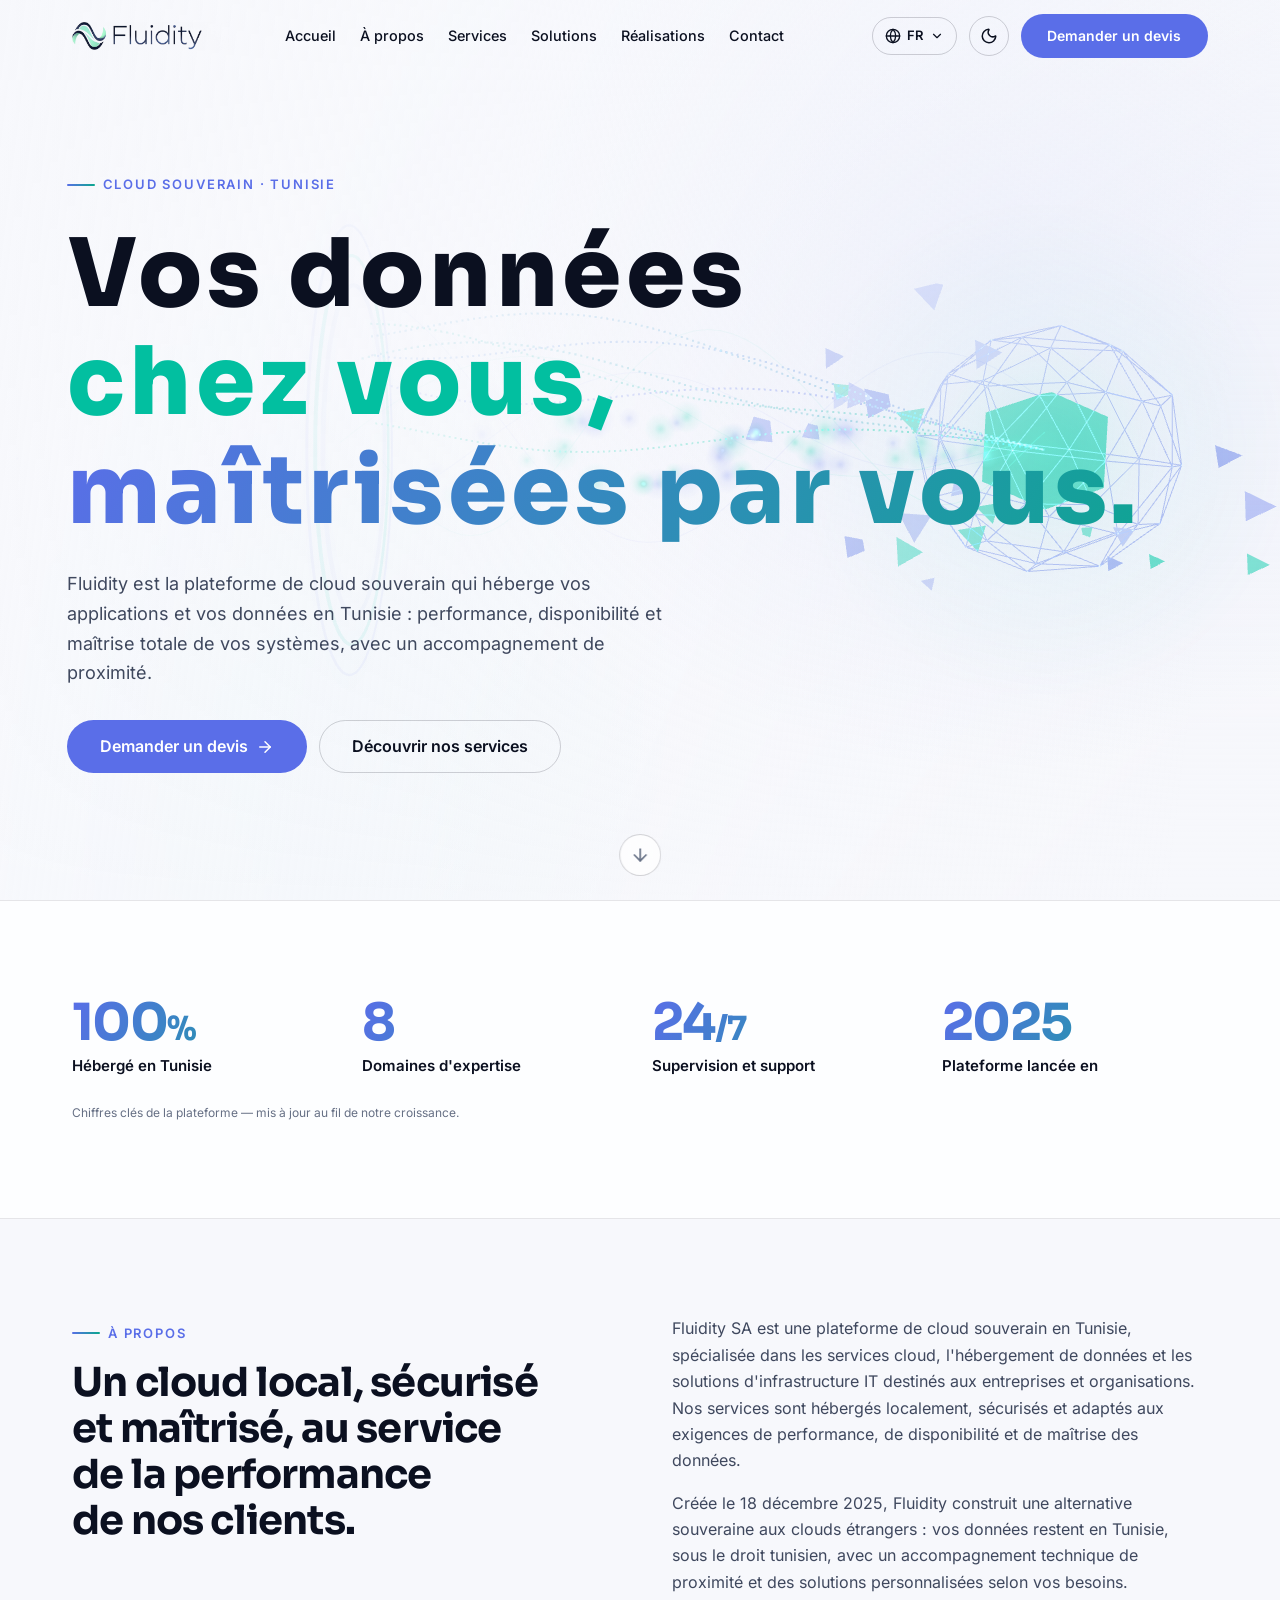
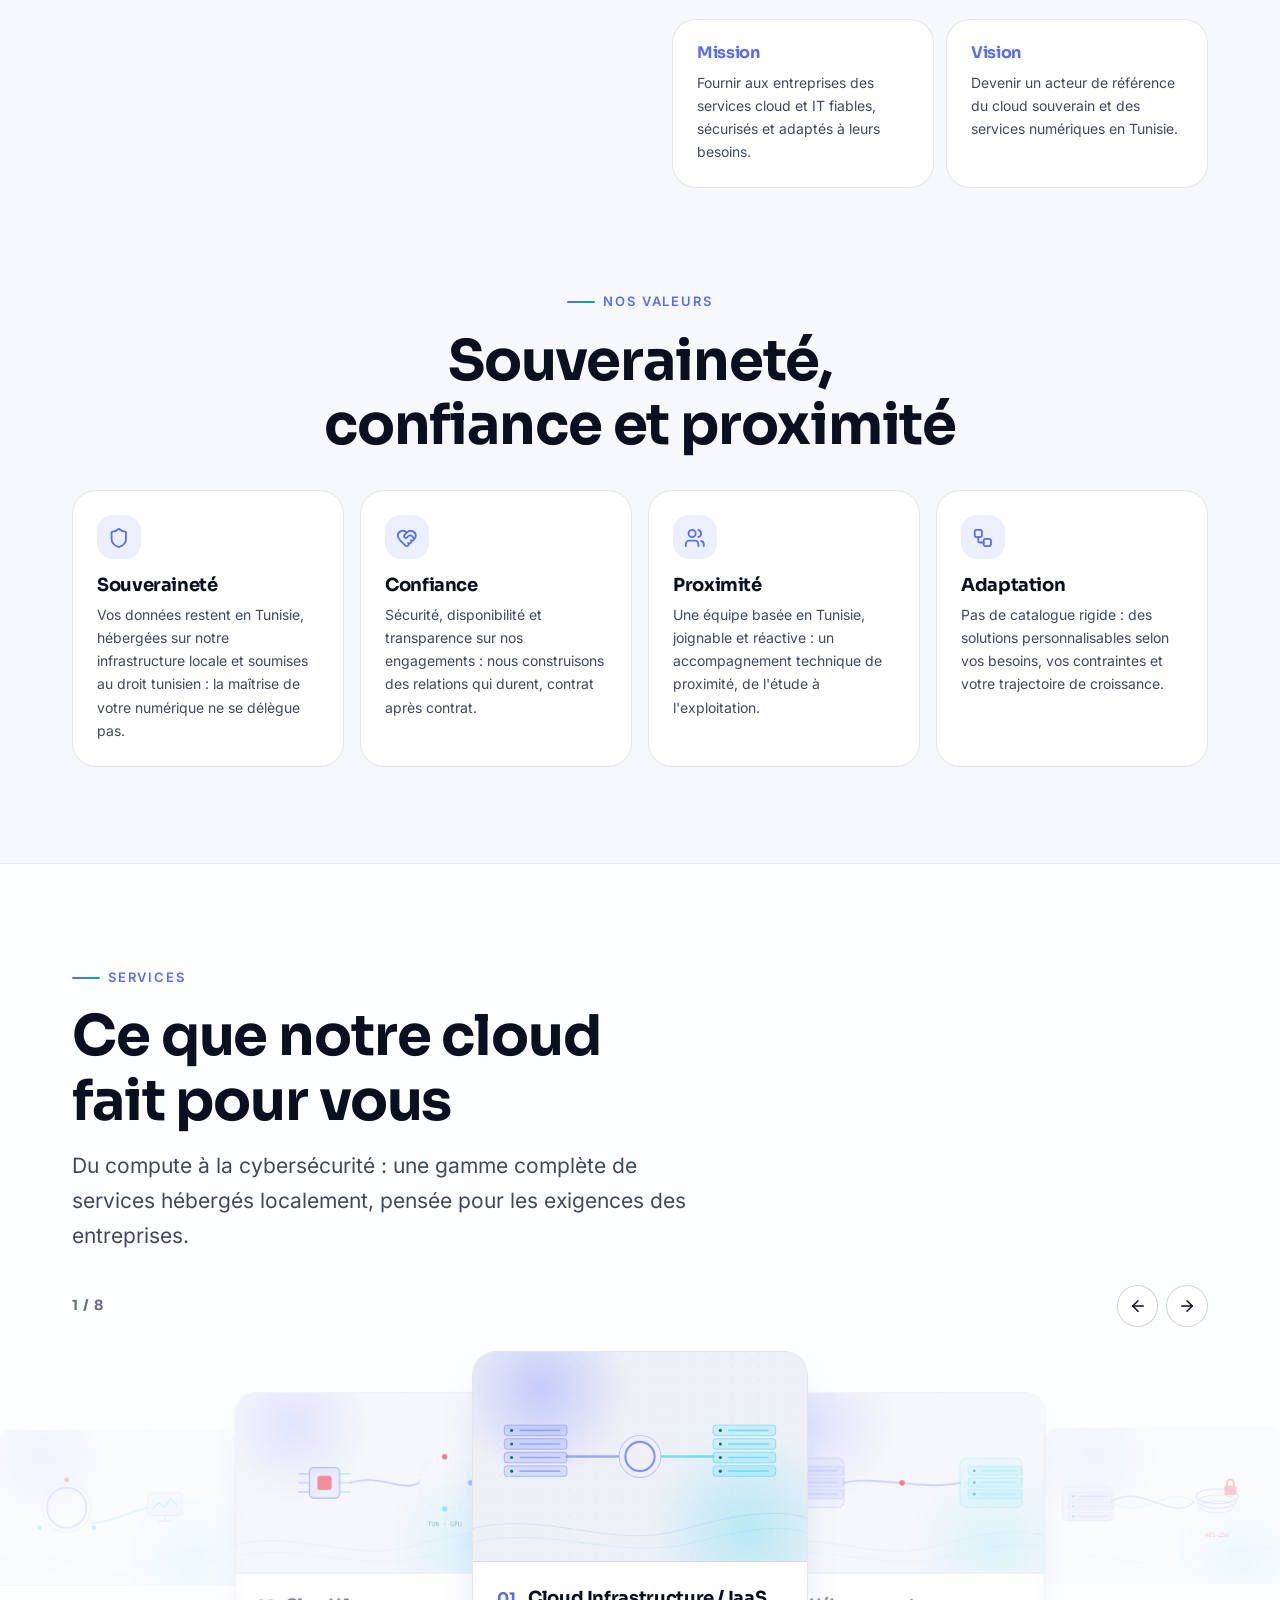
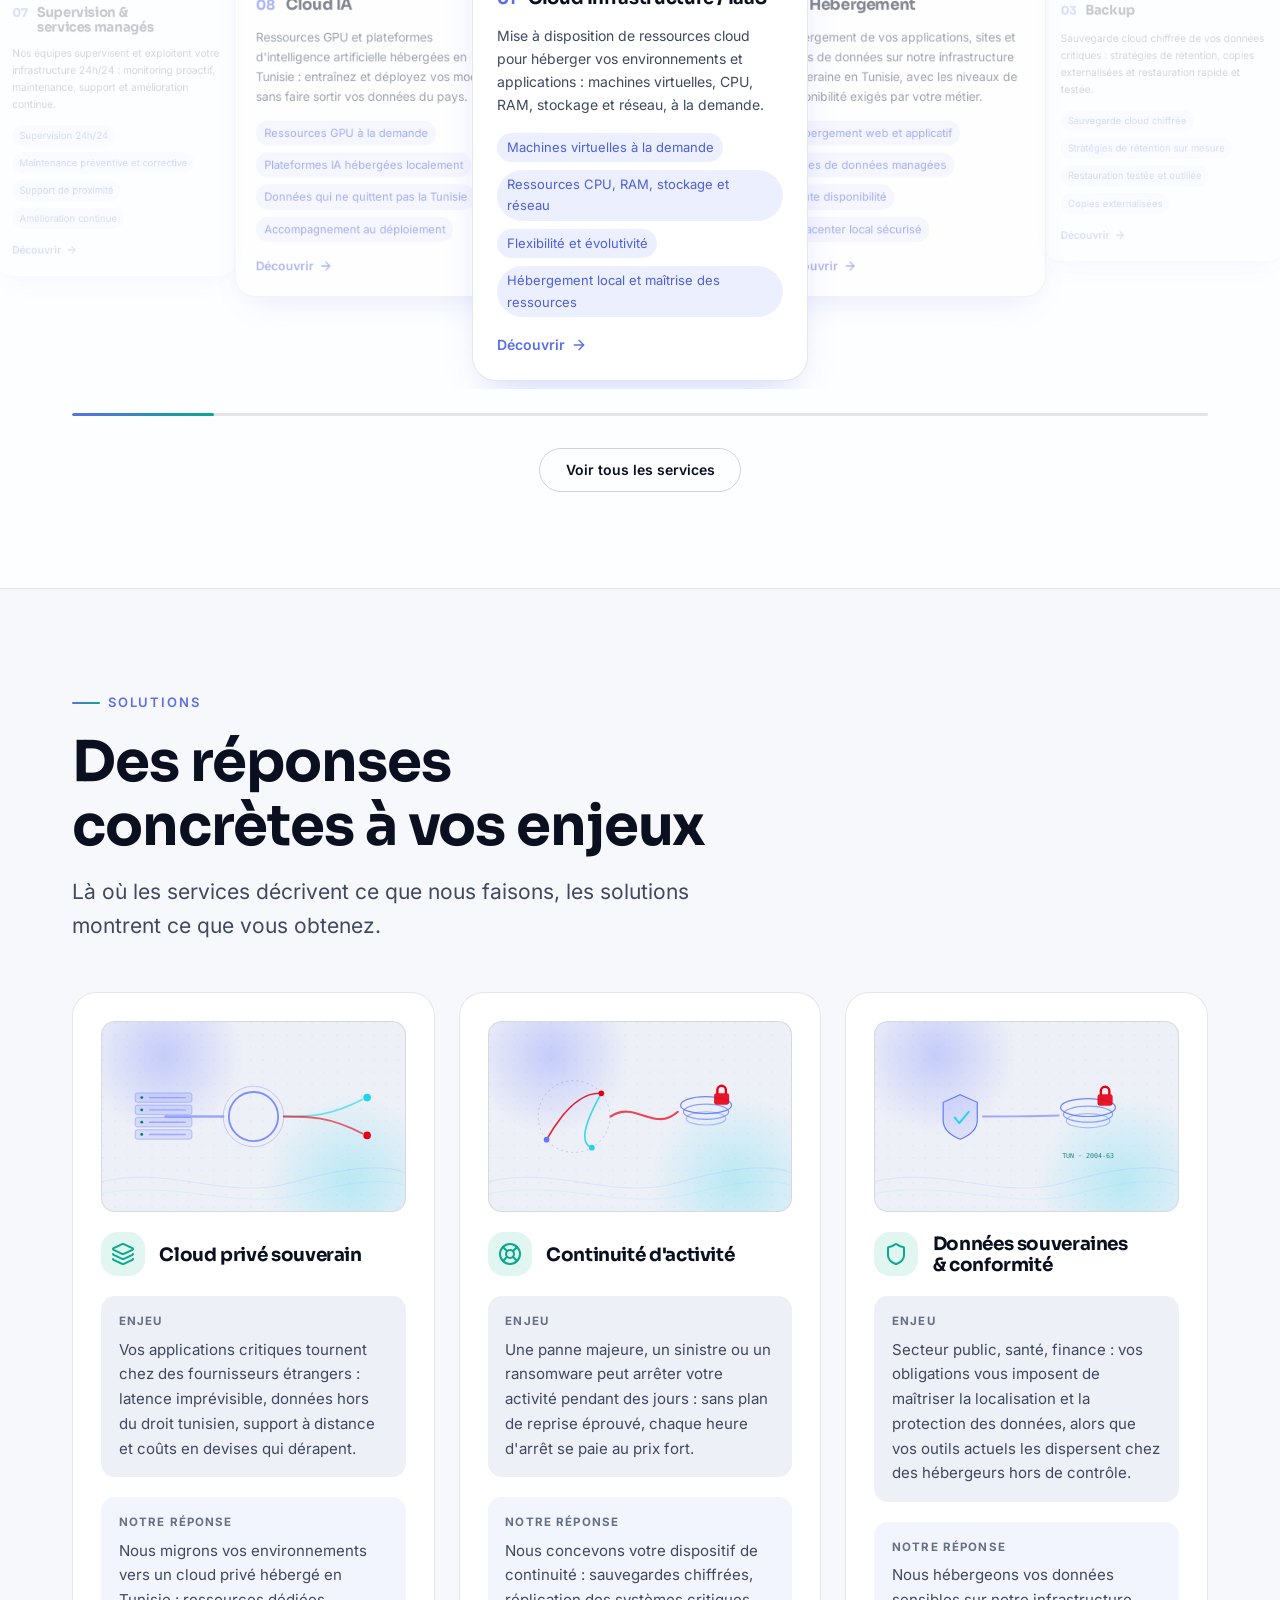
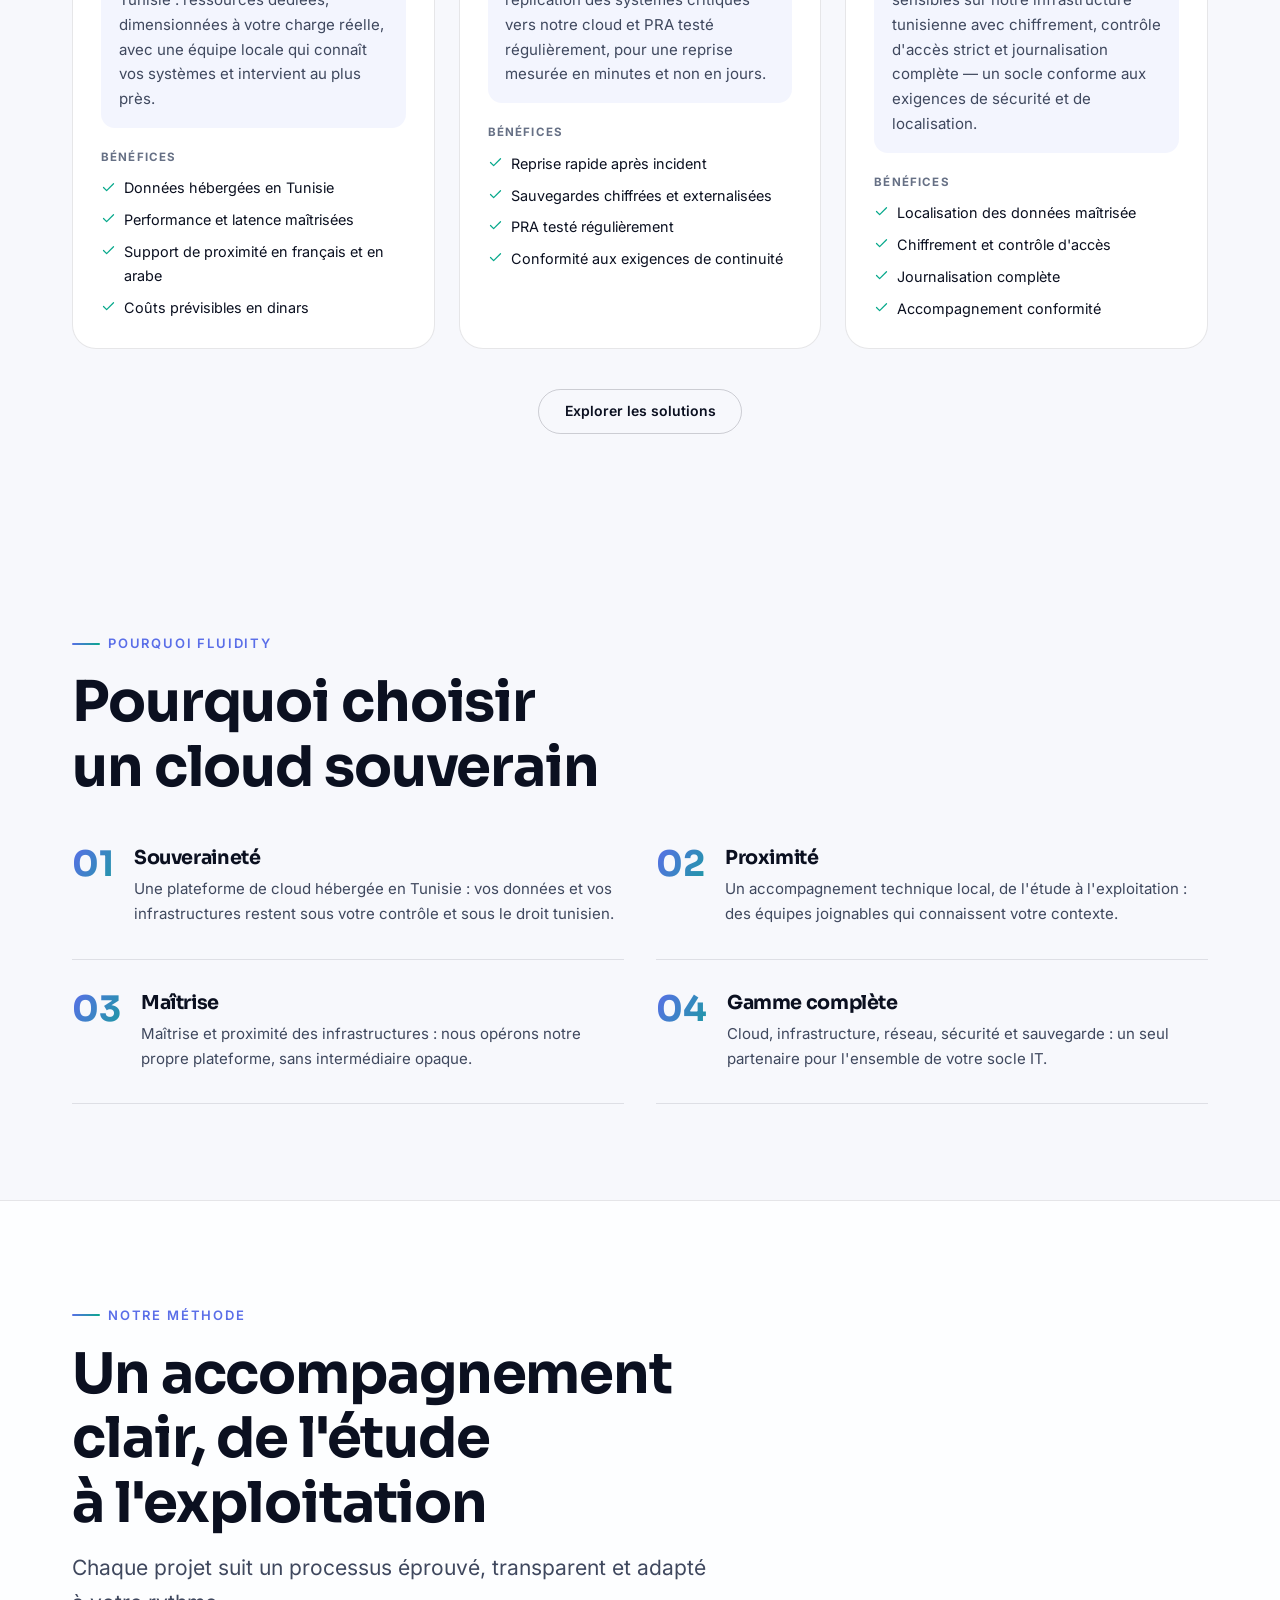
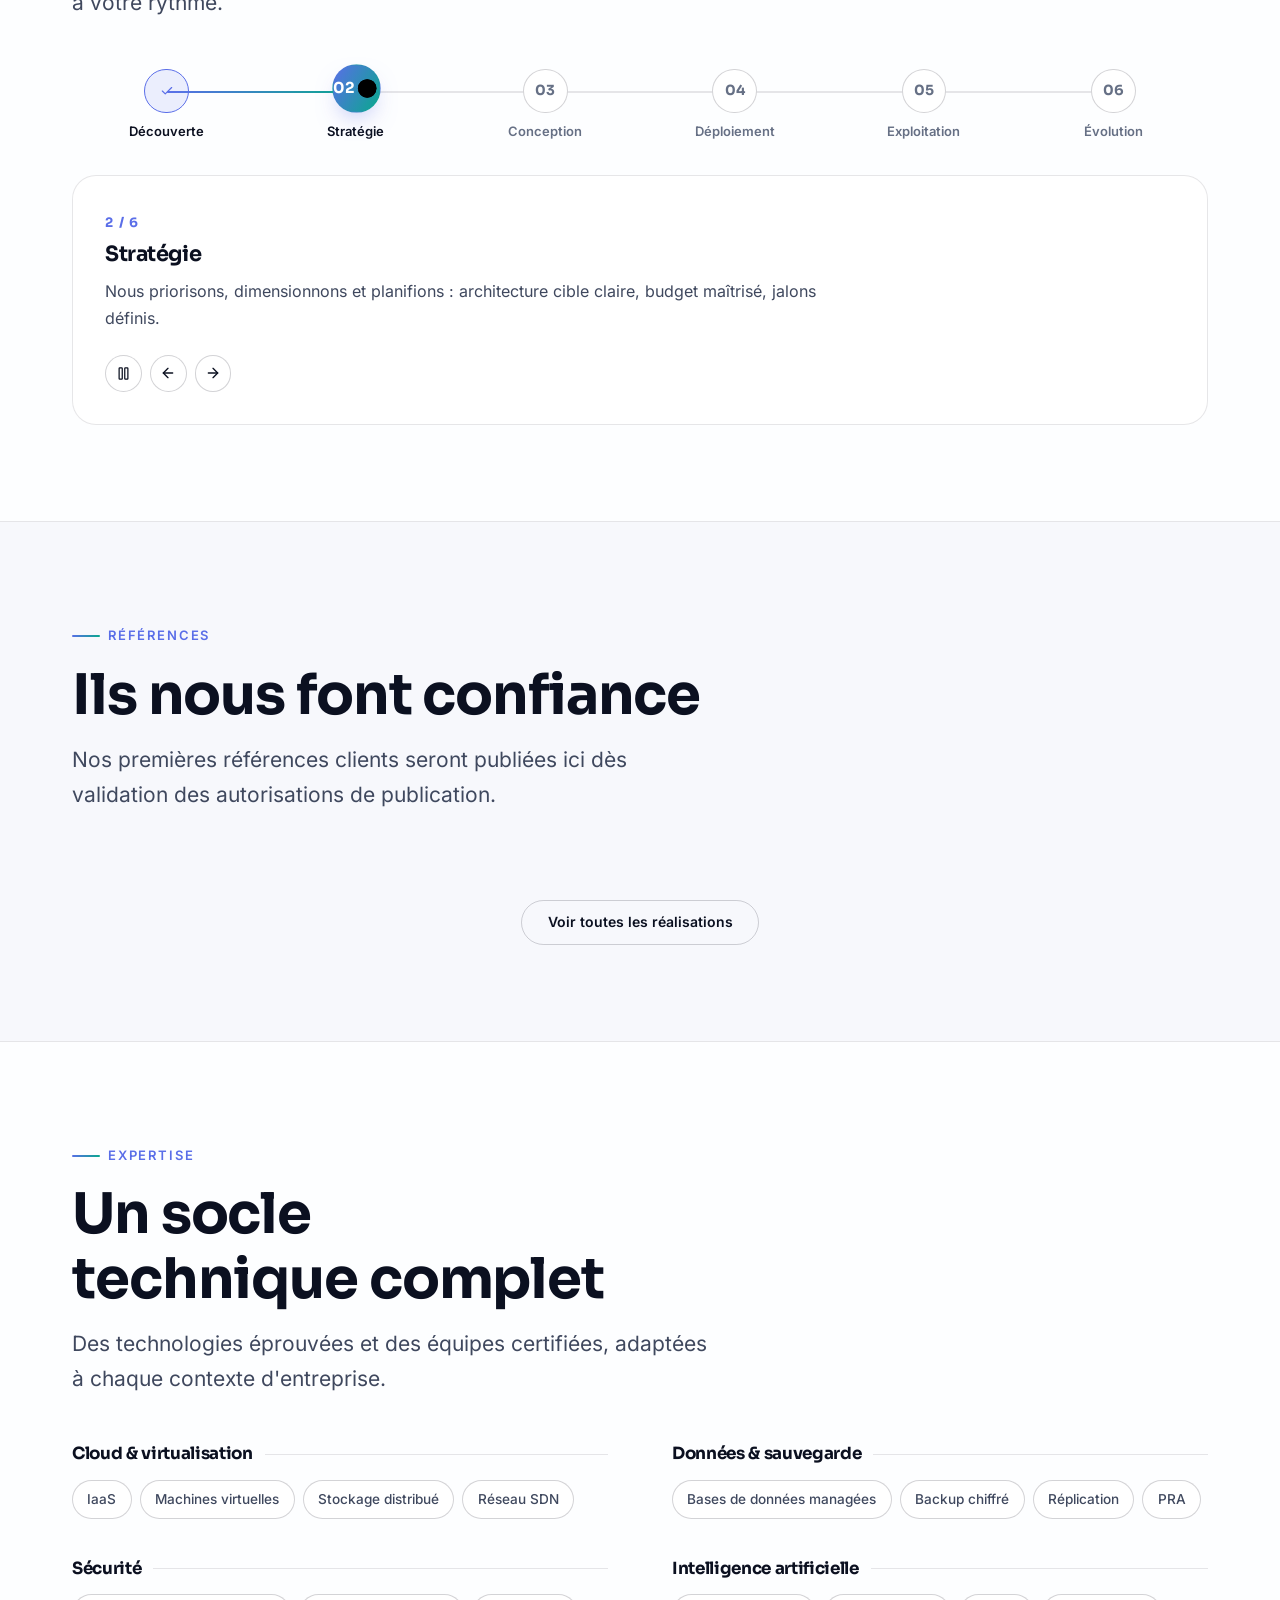
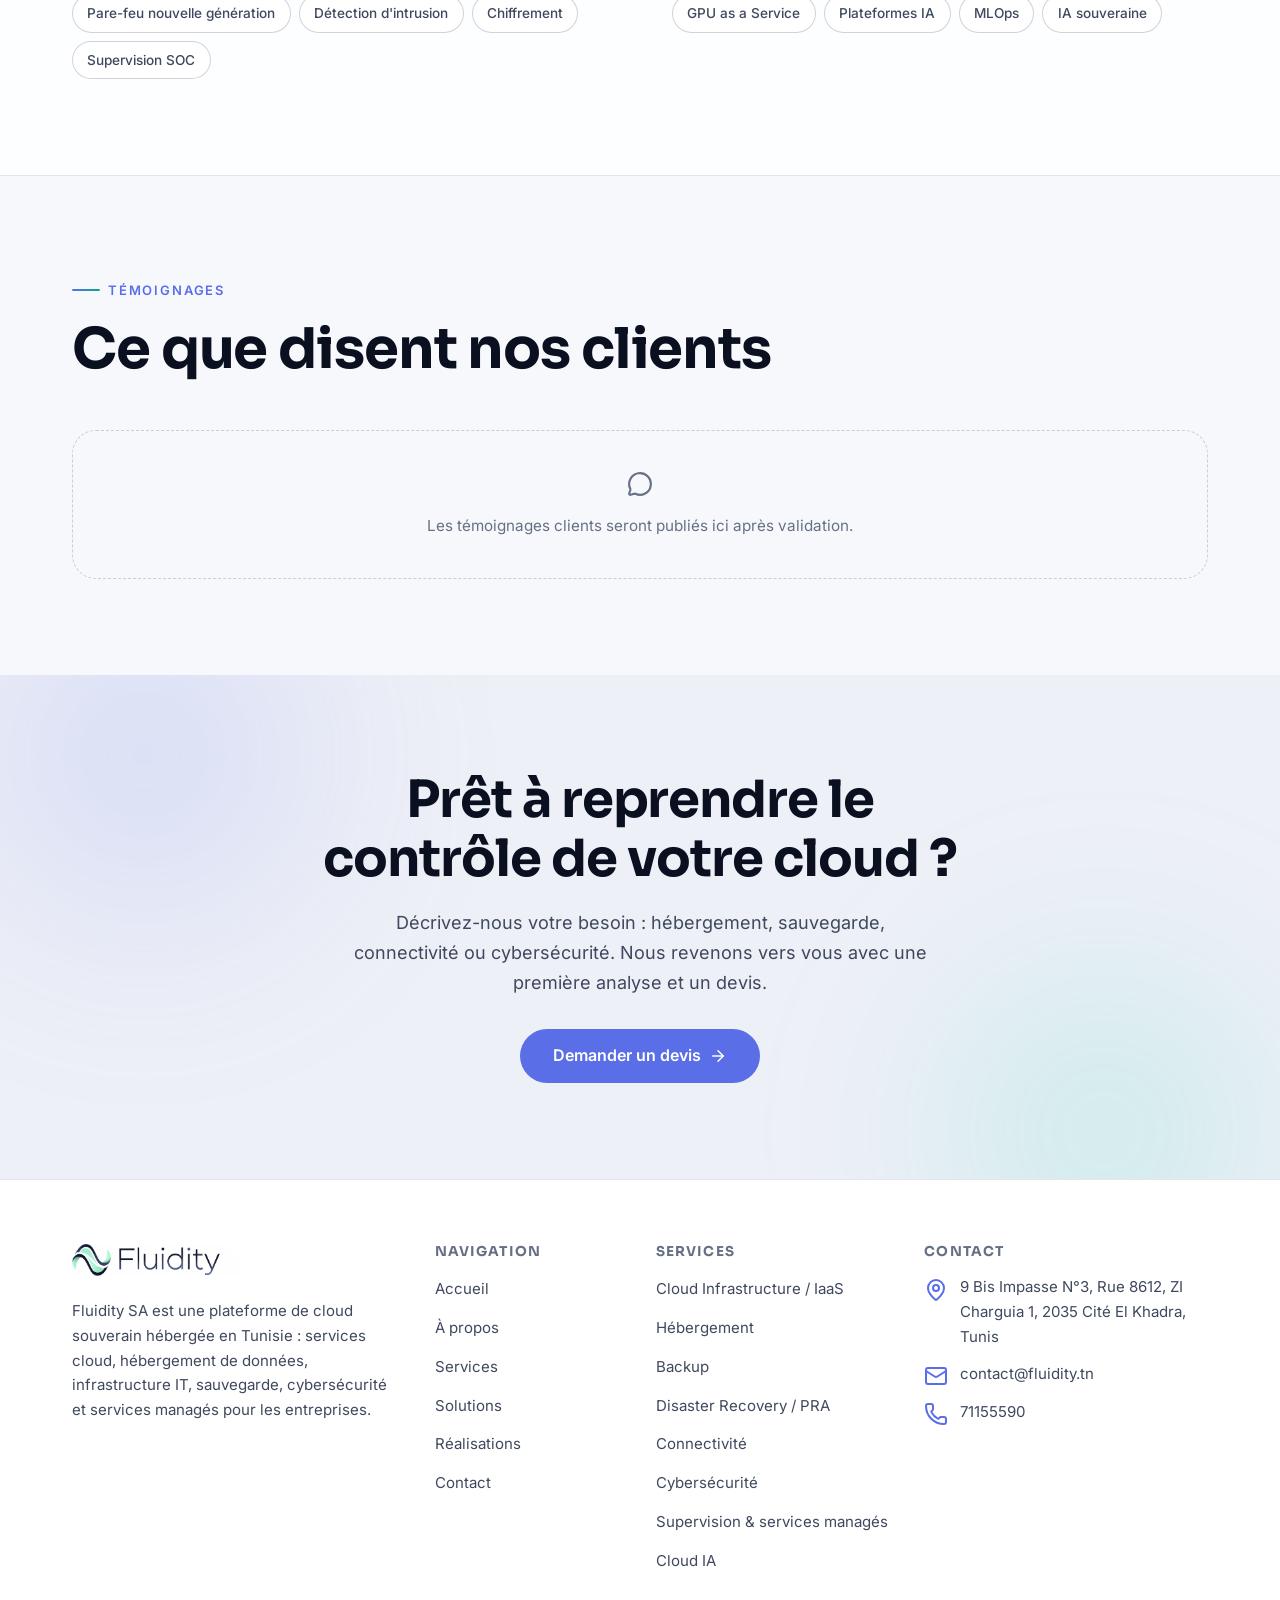
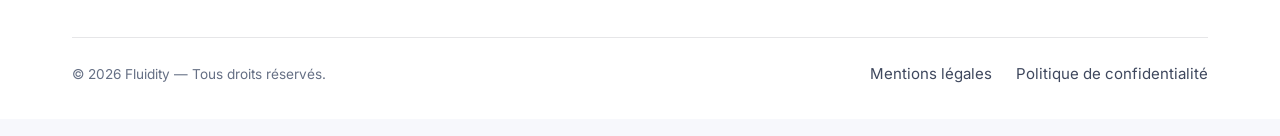
<file: index.html>
<!DOCTYPE html>
<html lang="fr" dir="ltr" data-theme="light">

<head>
  <meta charset="utf-8">
  <title>Cloud souverain Tunisie — Cloud, hébergement et infrastructure IT pour entreprises | Fluidity</title>
  <base href="/">
  <meta name="viewport" content="width=device-width, initial-scale=1">
  <meta name="description"
    content="Fluidity est la plateforme de cloud souverain qui héberge vos applications et vos données en Tunisie : performance, disponibilité et maîtrise totale de vos systèmes, avec un accompagnement de proximité.">
  <meta name="keywords"
    content="Cloud souverain Tunisie, Cloud Tunisie, Cloud Computing Tunisie, Hébergement Cloud Tunisie, IaaS Tunisie, Cloud privé Tunisie, Hébergement de données Tunisie, Backup Cloud Tunisie, PRA Tunisie, Cybersécurité Tunisie, Services managés IT">
  <meta name="geo.region" content="TN">
  <meta name="geo.placename" content="Tunis">
  <meta name="geo.position" content="36.82907997480159;10.203252253552552">
  <meta name="ICBM" content="36.82907997480159, 10.203252253552552">
  <meta name="color-scheme" content="light dark">
  <meta name="theme-color" content="#F7F8FC">
  <meta property="og:type" content="website">
  <meta property="og:site_name" content="Fluidity">
  <meta property="og:title"
    content="Cloud souverain Tunisie — Cloud, hébergement et infrastructure IT pour entreprises | Fluidity">
  <meta property="og:description"
    content="Fluidity est la plateforme de cloud souverain qui héberge vos applications et vos données en Tunisie : performance, disponibilité et maîtrise totale de vos systèmes, avec un accompagnement de proximité.">
  <meta name="twitter:card" content="summary_large_image">
  <link rel="icon" type="image/png" href="brand/favicon-64.png" sizes="64x64">
  <link rel="apple-touch-icon" href="brand/apple-touch-icon.png">
  <script type="application/ld+json">
  {
    "@context": "https://schema.org",
    "@type": "LocalBusiness",
    "@id": "https://www.fluidity.example/#organization",
    "name": "Fluidity SA",
    "slogan": "Le cloud souverain qui s'adapte à vous en toute fluidité.",
    "description": "Fluidity est une plateforme de Cloud souverain en Tunisie proposant des services Cloud, hébergement, infrastructure, sauvegarde, connectivité, cybersécurité et services managés destinés aux entreprises.",
    "url": "https://www.fluidity.example/",
    "telephone": "+216 71 155 590",
    "foundingDate": "2025-12-18",
    "address": {
      "@type": "PostalAddress",
      "streetAddress": "9 Bis Impasse N°3, Rue 8612, ZI Charguia 1",
      "addressLocality": "Cité El Khadra, Tunis",
      "postalCode": "2035",
      "addressCountry": "TN"
    },
    "geo": { "@type": "GeoCoordinates", "latitude": 36.82907997480159, "longitude": 10.203252253552552 },
    "openingHoursSpecification": [{
      "@type": "OpeningHoursSpecification",
      "dayOfWeek": ["Monday", "Tuesday", "Wednesday", "Thursday", "Friday"],
      "opens": "08:00",
      "closes": "17:30"
    }],
    "areaServed": "Tunisia",
    "knowsAbout": ["Cloud souverain Tunisie", "IaaS Tunisie", "Hébergement de données Tunisie", "Backup Cloud Tunisie", "PRA Tunisie", "Cybersécurité Tunisie", "Services managés IT"]
  }
  </script>
  <script>
    (function () {
      try {
        var t = localStorage.getItem('fluidity-theme');
        if (t === 'light' || t === 'dark') {
          document.documentElement.dataset.theme = t;
        }
      } catch (e) { /* storage unavailable — default theme applies */ }
    })();
  </script>
  <style>
    @font-face {
      font-family: Inter Variable;
      font-style: normal;
      font-display: swap;
      font-weight: 100 900;
      src: url("./media/inter-cyrillic-ext-wght-normal-IYF56FF6.woff2") format("woff2-variations");
      unicode-range: U+0460-052F, U+1C80-1C8A, U+20B4, U+2DE0-2DFF, U+A640-A69F, U+FE2E-FE2F
    }

    @font-face {
      font-family: Inter Variable;
      font-style: normal;
      font-display: swap;
      font-weight: 100 900;
      src: url("./media/inter-cyrillic-wght-normal-JEOLYBOO.woff2") format("woff2-variations");
      unicode-range: U+0301, U+0400-045F, U+0490-0491, U+04B0-04B1, U+2116
    }

    @font-face {
      font-family: Inter Variable;
      font-style: normal;
      font-display: swap;
      font-weight: 100 900;
      src: url("./media/inter-greek-ext-wght-normal-EOVOK2B5.woff2") format("woff2-variations");
      unicode-range: U+1F00-1FFF
    }

    @font-face {
      font-family: Inter Variable;
      font-style: normal;
      font-display: swap;
      font-weight: 100 900;
      src: url("./media/inter-greek-wght-normal-IRE366VL.woff2") format("woff2-variations");
      unicode-range: U+0370-0377, U+037A-037F, U+0384-038A, U+038C, U+038E-03A1, U+03A3-03FF
    }

    @font-face {
      font-family: Inter Variable;
      font-style: normal;
      font-display: swap;
      font-weight: 100 900;
      src: url("./media/inter-vietnamese-wght-normal-CE5GGD3W.woff2") format("woff2-variations");
      unicode-range: U+0102-0103, U+0110-0111, U+0128-0129, U+0168-0169, U+01A0-01A1, U+01AF-01B0, U+0300-0301, U+0303-0304, U+0308-0309, U+0323, U+0329, U+1EA0-1EF9, U+20AB
    }

    @font-face {
      font-family: Inter Variable;
      font-style: normal;
      font-display: swap;
      font-weight: 100 900;
      src: url("./media/inter-latin-ext-wght-normal-HA22NDSG.woff2") format("woff2-variations");
      unicode-range: U+0100-02BA, U+02BD-02C5, U+02C7-02CC, U+02CE-02D7, U+02DD-02FF, U+0304, U+0308, U+0329, U+1D00-1DBF, U+1E00-1E9F, U+1EF2-1EFF, U+2020, U+20A0-20AB, U+20AD-20C0, U+2113, U+2C60-2C7F, U+A720-A7FF
    }

    @font-face {
      font-family: Inter Variable;
      font-style: normal;
      font-display: swap;
      font-weight: 100 900;
      src: url("./media/inter-latin-wght-normal-NRMW37G5.woff2") format("woff2-variations");
      unicode-range: U+0000-00FF, U+0131, U+0152-0153, U+02BB-02BC, U+02C6, U+02DA, U+02DC, U+0304, U+0308, U+0329, U+2000-206F, U+20AC, U+2122, U+2191, U+2193, U+2212, U+2215, U+FEFF, U+FFFD
    }

    @font-face {
      font-family: Sora Variable;
      font-style: normal;
      font-display: swap;
      font-weight: 100 800;
      src: url("./media/sora-latin-ext-wght-normal-6VOG353B.woff2") format("woff2-variations");
      unicode-range: U+0100-02BA, U+02BD-02C5, U+02C7-02CC, U+02CE-02D7, U+02DD-02FF, U+0304, U+0308, U+0329, U+1D00-1DBF, U+1E00-1E9F, U+1EF2-1EFF, U+2020, U+20A0-20AB, U+20AD-20C0, U+2113, U+2C60-2C7F, U+A720-A7FF
    }

    @font-face {
      font-family: Sora Variable;
      font-style: normal;
      font-display: swap;
      font-weight: 100 800;
      src: url("./media/sora-latin-wght-normal-SPU4XLJF.woff2") format("woff2-variations");
      unicode-range: U+0000-00FF, U+0131, U+0152-0153, U+02BB-02BC, U+02C6, U+02DA, U+02DC, U+0304, U+0308, U+0329, U+2000-206F, U+20AC, U+2122, U+2191, U+2193, U+2212, U+2215, U+FEFF, U+FFFD
    }

    @font-face {
      font-family: Cairo Variable;
      font-style: normal;
      font-display: swap;
      font-weight: 200 1000;
      src: url("./media/cairo-arabic-wght-normal-PWNICP73.woff2") format("woff2-variations");
      unicode-range: U+0600-06FF, U+0750-077F, U+0870-088E, U+0890-0891, U+0897-08E1, U+08E3-08FF, U+200C-200E, U+2010-2011, U+204F, U+2E41, U+FB50-FDFF, U+FE70-FE74, U+FE76-FEFC, U+102E0-102FB, U+10E60-10E7E, U+10EC2-10EC4, U+10EFC-10EFF, U+1EE00-1EE03, U+1EE05-1EE1F, U+1EE21-1EE22, U+1EE24, U+1EE27, U+1EE29-1EE32, U+1EE34-1EE37, U+1EE39, U+1EE3B, U+1EE42, U+1EE47, U+1EE49, U+1EE4B, U+1EE4D-1EE4F, U+1EE51-1EE52, U+1EE54, U+1EE57, U+1EE59, U+1EE5B, U+1EE5D, U+1EE5F, U+1EE61-1EE62, U+1EE64, U+1EE67-1EE6A, U+1EE6C-1EE72, U+1EE74-1EE77, U+1EE79-1EE7C, U+1EE7E, U+1EE80-1EE89, U+1EE8B-1EE9B, U+1EEA1-1EEA3, U+1EEA5-1EEA9, U+1EEAB-1EEBB, U+1EEF0-1EEF1
    }

    @font-face {
      font-family: Cairo Variable;
      font-style: normal;
      font-display: swap;
      font-weight: 200 1000;
      src: url("./media/cairo-latin-ext-wght-normal-MOGPTU57.woff2") format("woff2-variations");
      unicode-range: U+0100-02BA, U+02BD-02C5, U+02C7-02CC, U+02CE-02D7, U+02DD-02FF, U+0304, U+0308, U+0329, U+1D00-1DBF, U+1E00-1E9F, U+1EF2-1EFF, U+2020, U+20A0-20AB, U+20AD-20C0, U+2113, U+2C60-2C7F, U+A720-A7FF
    }

    @font-face {
      font-family: Cairo Variable;
      font-style: normal;
      font-display: swap;
      font-weight: 200 1000;
      src: url("./media/cairo-latin-wght-normal-KQSTBPVI.woff2") format("woff2-variations");
      unicode-range: U+0000-00FF, U+0131, U+0152-0153, U+02BB-02BC, U+02C6, U+02DA, U+02DC, U+0304, U+0308, U+0329, U+2000-206F, U+20AC, U+2122, U+2191, U+2193, U+2212, U+2215, U+FEFF, U+FFFD
    }

    *,
    *:before,
    *:after {
      box-sizing: border-box
    }

    html {
      height: 100%;
      scroll-behavior: smooth;
      -webkit-text-size-adjust: 100%
    }

    body {
      margin: 0;
      min-height: 100%;
      font-family: Inter Variable, Cairo Variable, ui-sans-serif, system-ui, -apple-system, Segoe UI, Roboto, sans-serif;
      font-size: 1rem;
      line-height: 1.65;
      color: var(--text-1);
      background: var(--bg);
      -webkit-font-smoothing: antialiased;
      -moz-osx-font-smoothing: grayscale;
      overflow-x: clip
    }

    h1,
    h2,
    h3 {
      font-family: Sora Variable, Cairo Variable, Inter Variable, ui-sans-serif, system-ui, sans-serif;
      line-height: 1.15;
      margin: 0;
      text-wrap: balance;
      letter-spacing: -.02em;
      color: var(--text-1)
    }

    p {
      margin: 0
    }

    a {
      color: var(--accent);
      text-decoration: none
    }

    a:hover {
      color: var(--accent-strong)
    }

    img,
    svg {
      display: block;
      max-width: 100%
    }

    button {
      font: inherit;
      color: inherit
    }

    button {
      cursor: pointer
    }

    .btn {
      display: inline-flex;
      align-items: center;
      justify-content: center;
      gap: .5rem;
      padding: .8rem 1.6rem;
      border-radius: 999px;
      border: 1px solid transparent;
      font-weight: 600;
      font-size: .875rem;
      line-height: 1.2;
      text-decoration: none;
      cursor: pointer;
      white-space: nowrap;
      transition: background .25s ease, color .25s ease, border-color .25s ease, transform .25s ease, box-shadow .25s ease
    }

    .btn:focus-visible {
      outline: 2px solid var(--accent);
      outline-offset: 3px
    }

    .btn:active {
      transform: translateY(1px)
    }

    .btn-primary {
      background: var(--accent);
      color: #fff
    }

    .btn-primary:hover {
      background: var(--accent-strong);
      box-shadow: var(--glow);
      color: #fff
    }

    .btn-ghost {
      background: transparent;
      color: var(--text-1);
      border-color: var(--border-strong)
    }

    .btn-ghost:hover {
      border-color: var(--accent);
      color: var(--accent)
    }

    .btn-lg {
      padding: 1rem 2rem;
      font-size: 1rem
    }

    .link-underline {
      position: relative;
      color: var(--text-1);
      font-weight: 600;
      text-decoration: none
    }

    .link-underline:after {
      content: "";
      position: absolute;
      inset-inline-start: 0;
      bottom: -3px;
      width: 100%;
      height: 2px;
      border-radius: 999px;
      background: var(--grad-brand);
      transform: scaleX(0);
      transform-origin: inline-start;
      transition: transform .3s cubic-bezier(.22, 1, .36, 1)
    }

    .link-underline:hover:after,
    .link-underline:focus-visible:after {
      transform: scaleX(1)
    }

    .container {
      width: 100%;
      max-width: 76rem;
      margin-inline: auto;
      padding-inline: clamp(1.25rem, 4vw, 2.5rem)
    }

    .section {
      padding-block: clamp(4rem, 10vw, 6rem);
      position: relative
    }

    .section-alt {
      padding-block: clamp(4rem, 10vw, 6rem);
      position: relative;
      background: var(--bg-elevated);
      border-block: 1px solid var(--border)
    }

    .eyebrow {
      display: inline-flex;
      align-items: center;
      gap: .5rem;
      font-size: .8125rem;
      font-weight: 600;
      letter-spacing: .14em;
      text-transform: uppercase;
      color: var(--accent)
    }

    .eyebrow:before {
      content: "";
      width: 1.75rem;
      height: 2px;
      border-radius: 999px;
      background: var(--grad-brand)
    }

    .section-title {
      font-size: clamp(2.2rem, 1.5rem + 3.2vw, 3.5rem);
      font-weight: 700;
      margin-block-start: 1rem
    }

    .section-lede {
      font-size: 1.3125rem;
      color: var(--text-2);
      margin-block-start: 1rem;
      max-width: 40rem
    }

    .skip-link {
      position: fixed;
      top: .75rem;
      inset-inline-start: .75rem;
      z-index: 300;
      padding: .75rem 1rem;
      border-radius: 10px;
      background: var(--accent);
      color: #fff;
      font-weight: 600;
      transform: translateY(-200%);
      transition: transform .2s ease
    }

    .skip-link:focus {
      transform: translateY(0);
      color: #fff
    }

    .reveal {
      opacity: 0;
      transform: translateY(24px);
      transition: opacity .7s cubic-bezier(.22, 1, .36, 1), transform .7s cubic-bezier(.22, 1, .36, 1);
      transition-delay: var(--reveal-delay, 0ms)
    }

    .reveal.reveal-done {
      opacity: 1;
      transform: none
    }

    :root {
      --bg: #f7f8fc;
      --bg-elevated: #ffffff;
      --bg-sunken: #eef0f7;
      --surface: #ffffff;
      --surface-hover: #fbfbfe;
      --surface-raised: #ffffff;
      --overlay: rgb(11 16 32 / .45);
      --border: rgb(11 16 32 / .1);
      --border-strong: rgb(11 16 32 / .18);
      --border-accent: rgb(102 126 234 / .35);
      --text-1: #0b1020;
      --text-2: #3f485e;
      --text-3: #667085;
      --text-invert: #ffffff;
      --accent: #5a6ee8;
      --accent-strong: #4c5fe0;
      --accent-soft: rgb(102 126 234 / .12);
      --accent-soft-2: rgb(102 126 234 / .08);
      --teal: #08a98c;
      --teal-soft: rgb(8 169 140 / .12);
      --grad-accent: linear-gradient(120deg, #5a6ee8, #7c8cf0);
      --grad-brand: linear-gradient(120deg, #5a6ee8 0%, #08a98c 100%);
      --grad-brand-vivid: linear-gradient(120deg, #667eea 0%, #00c9a7 100%);
      --danger: #d92d20;
      --danger-soft: rgb(217 45 32 / .1);
      --success: #087443;
      --success-soft: rgb(8 116 67 / .1);
      --glass: rgb(255 255 255 / .75);
      --glass-border: rgb(11 16 32 / .08);
      --shadow-1: 0 1px 2px rgba(11, 16, 32, .05), 0 1px 3px rgba(11, 16, 32, .06);
      --shadow-2: 0 4px 12px rgba(11, 16, 32, .08), 0 2px 4px rgba(11, 16, 32, .05);
      --shadow-3: 0 12px 32px rgba(11, 16, 32, .14), 0 4px 12px rgba(11, 16, 32, .08);
      --glow: 0 8px 40px -8px rgba(102, 126, 234, .45)
    }

    .page-flow .section-alt {
      background: color-mix(in srgb, var(--bg-elevated) 78%, transparent)
    }

    @media(prefers-reduced-motion:reduce) {
      html {
        scroll-behavior: auto
      }

      *,
      *:before,
      *:after {
        animation-duration: .01ms !important;
        animation-iteration-count: 1 !important;
        transition-duration: .01ms !important
      }
    }

    * {
      scrollbar-width: thin;
      scrollbar-color: var(--border-strong) transparent
    }
  </style>
  <link rel="stylesheet" href="styles.css">
  <link rel="stylesheet" href="site.css">
  <style>
    [data-sh-1364014388] {
      display: flex;
      flex-direction: column;
      min-height: 100vh;
      min-height: 100dvh
    }

    main[data-sc-1364014388] {
      flex: 1;
      outline: none
    }

    body.menu-locked[data-sc-1364014388] {
      overflow: hidden
    }
  </style>
  <style>
    [data-sh-3971712132] {
      display: block;
      position: fixed;
      inset-inline: 0;
      top: 0;
      z-index: 100
    }

    .bar[data-sc-3971712132] {
      transition: background .35s ease, border-color .35s ease, box-shadow .35s ease;
      border-bottom: 1px solid transparent
    }

    .bar--home[data-sc-3971712132] {
      background: transparent;
      border-bottom-color: transparent;
      --hdr-fg: var(--text-1);
      --hdr-border: var(--border-strong)
    }

    .bar--home[data-sc-3971712132] .nav-link[data-sc-3971712132],
    .bar--home[data-sc-3971712132] .menu-btn[data-sc-3971712132] {
      color: var(--hdr-fg)
    }

    .bar--home[data-sc-3971712132] .menu-btn[data-sc-3971712132] {
      border-color: var(--hdr-border)
    }

    .bar--solid[data-sc-3971712132] {
      background: var(--glass);
      backdrop-filter: blur(14px);
      -webkit-backdrop-filter: blur(14px);
      border-bottom-color: var(--glass-border);
      box-shadow: var(--shadow-1)
    }

    .bar-inner[data-sc-3971712132] {
      display: flex;
      align-items: center;
      gap: 1.5rem;
      height: 4.5rem
    }

    .brand[data-sc-3971712132] {
      display: inline-flex;
      align-items: center;
      gap: .6rem;
      text-decoration: none
    }

    .brand-logo[data-sc-3971712132] {
      height: 1.75rem;
      width: auto;
      display: block
    }

    html[data-theme=dark][data-sc-3971712132] .brand-logo[data-sc-3971712132],
    [data-theme=dark][data-sh-3971712132] .brand-logo[data-sc-3971712132],
    [data-theme=dark] [data-sh-3971712132] .brand-logo[data-sc-3971712132] {
      filter: brightness(0) invert(1)
    }

    .brand-name[data-sc-3971712132] {
      font-family: Sora Variable, Cairo Variable, Inter Variable, ui-sans-serif, system-ui, sans-serif;
      font-weight: 700;
      font-size: 1.15rem;
      letter-spacing: -.01em;
      color: var(--text-1)
    }

    .nav-desktop[data-sc-3971712132] {
      display: none
    }

    .actions[data-sc-3971712132] {
      display: flex;
      align-items: center;
      gap: .75rem;
      margin-inline-start: auto
    }

    .menu-btn[data-sc-3971712132] {
      display: inline-flex;
      align-items: center;
      justify-content: center;
      width: 2.6rem;
      height: 2.6rem;
      border-radius: 999px;
      border: 1px solid var(--border-strong);
      background: transparent;
      color: var(--text-1);
      transition: border-color .25s ease, color .25s ease
    }

    .menu-btn[data-sc-3971712132]:hover {
      border-color: var(--accent);
      color: var(--accent)
    }

    .header-cta[data-sc-3971712132] {
      display: none
    }

    @media(min-width:64em) {
      .nav-desktop[data-sc-3971712132] {
        display: flex;
        align-items: center;
        gap: 1.5rem;
        margin-inline-start: 2rem
      }

      .nav-link[data-sc-3971712132] {
        color: var(--text-2);
        font-size: .9rem;
        font-weight: 500
      }

      .nav-link.is-active[data-sc-3971712132],
      .nav-link[data-sc-3971712132]:hover {
        color: var(--accent)
      }

      .menu-btn[data-sc-3971712132] {
        display: none
      }

      .header-cta[data-sc-3971712132] {
        display: inline-flex
      }
    }

    .mobile-menu[data-sc-3971712132] {
      position: fixed;
      inset: 0;
      z-index: 200;
      display: flex;
      flex-direction: column;
      justify-content: center;
      padding: clamp(1.25rem, 4vw, 2.5rem);
      background: var(--bg);
      animation: data-sc-3971712132_menu-in .3s cubic-bezier(.22, 1, .36, 1)
    }

    @keyframes data-sc-3971712132_menu-in {
      0% {
        opacity: 0;
        transform: translateY(-1rem)
      }

      to {
        opacity: 1;
        transform: translateY(0)
      }
    }

    .mobile-nav[data-sc-3971712132] {
      display: flex;
      flex-direction: column;
      gap: .5rem
    }

    .mobile-link[data-sc-3971712132] {
      font-family: Sora Variable, Cairo Variable, Inter Variable, ui-sans-serif, system-ui, sans-serif;
      font-size: clamp(1.8rem, 7vw, 2.6rem);
      font-weight: 700;
      color: var(--text-1);
      text-decoration: none;
      padding-block: .4rem;
      opacity: 0;
      transform: translateY(1rem);
      animation: data-sc-3971712132_link-in .5s cubic-bezier(.22, 1, .36, 1) forwards;
      animation-delay: calc(var(--stagger) * 55ms + 80ms)
    }

    .mobile-link.is-active[data-sc-3971712132],
    .mobile-link[data-sc-3971712132]:hover {
      color: var(--accent)
    }

    @keyframes data-sc-3971712132_link-in {
      to {
        opacity: 1;
        transform: translateY(0)
      }
    }

    .mobile-actions[data-sc-3971712132] {
      display: flex;
      align-items: center;
      gap: .75rem;
      margin-top: 3rem;
      padding-top: 1.5rem;
      border-top: 1px solid var(--border)
    }
  </style>
  <style>
    .footer[data-sc-4204122938] {
      background: var(--bg-elevated);
      border-top: 1px solid var(--border);
      padding-block: 4rem 2rem;
      margin-top: auto
    }

    .grid[data-sc-4204122938] {
      display: grid;
      grid-template-columns: 1fr;
      gap: 3rem
    }

    @media(min-width:48em) {
      .grid[data-sc-4204122938] {
        grid-template-columns: repeat(2, 1fr)
      }
    }

    @media(min-width:64em) {
      .grid[data-sc-4204122938] {
        grid-template-columns: 1.4fr .8fr 1fr 1.2fr;
        gap: 2rem
      }
    }

    .brand[data-sc-4204122938] {
      display: inline-flex;
      align-items: center;
      gap: .6rem;
      text-decoration: none
    }

    .brand-logo[data-sc-4204122938] {
      height: 2rem;
      width: auto;
      display: block
    }

    html[data-theme=dark][data-sc-4204122938] .brand-logo[data-sc-4204122938],
    [data-theme=dark][data-sh-4204122938] .brand-logo[data-sc-4204122938],
    [data-theme=dark] [data-sh-4204122938] .brand-logo[data-sc-4204122938] {
      filter: brightness(0) invert(1)
    }

    .brand-name[data-sc-4204122938] {
      font-family: Sora Variable, Cairo Variable, Inter Variable, ui-sans-serif, system-ui, sans-serif;
      font-weight: 700;
      font-size: 1.2rem;
      color: var(--text-1)
    }

    .desc[data-sc-4204122938] {
      margin-block-start: 1rem;
      color: var(--text-2);
      font-size: .9375rem;
      max-width: 30rem
    }

    .social[data-sc-4204122938] {
      display: flex;
      gap: .5rem;
      margin-block-start: 1.5rem
    }

    .social-link[data-sc-4204122938] {
      display: inline-flex;
      align-items: center;
      justify-content: center;
      width: 2.4rem;
      height: 2.4rem;
      border-radius: 999px;
      border: 1px solid var(--border-strong);
      color: var(--text-2);
      transition: border-color .25s ease, color .25s ease, transform .25s ease
    }

    .social-link[data-sc-4204122938]:hover {
      border-color: var(--accent);
      color: var(--accent);
      transform: translateY(-2px)
    }

    .col-title[data-sc-4204122938] {
      font-size: .85rem;
      font-weight: 700;
      letter-spacing: .08em;
      text-transform: uppercase;
      color: var(--text-3);
      margin-block-end: 1rem
    }

    .col-list[data-sc-4204122938],
    .contact-list[data-sc-4204122938] {
      list-style: none;
      margin: 0;
      padding: 0;
      display: flex;
      flex-direction: column;
      gap: .75rem
    }

    .f-link[data-sc-4204122938] {
      color: var(--text-2);
      text-decoration: none;
      font-size: .9375rem;
      transition: color .2s ease
    }

    .f-link[data-sc-4204122938]:hover {
      color: var(--accent)
    }

    .contact-list[data-sc-4204122938] li[data-sc-4204122938] {
      display: flex;
      align-items: flex-start;
      gap: .75rem;
      color: var(--text-2);
      font-size: .9375rem
    }

    .contact-list[data-sc-4204122938] li[data-sc-4204122938] site-icon[data-sc-4204122938] {
      color: var(--accent);
      margin-top: .15rem;
      flex-shrink: 0
    }

    .legal[data-sc-4204122938] {
      display: flex;
      flex-direction: column;
      gap: .75rem;
      margin-block-start: 4rem;
      padding-block-start: 1.5rem;
      border-top: 1px solid var(--border)
    }

    @media(min-width:64em) {
      .legal[data-sc-4204122938] {
        flex-direction: row;
        align-items: center;
        justify-content: space-between
      }
    }

    .copyright[data-sc-4204122938] {
      color: var(--text-3);
      font-size: .85rem
    }

    .legal-links[data-sc-4204122938] {
      display: flex;
      gap: 1.5rem
    }
  </style>
  <style>
    .wrap[data-sc-1003395257] {
      position: relative
    }

    .trigger[data-sc-1003395257] {
      display: inline-flex;
      align-items: center;
      gap: .4rem;
      padding: .45rem .75rem;
      border-radius: var(--radius-full, 999px);
      border: 1px solid var(--hdr-border, var(--border-strong));
      background: transparent;
      color: var(--hdr-fg, var(--text-1));
      font-size: .8125rem;
      font-weight: 600;
      transition: border-color .25s ease, color .25s ease
    }

    .trigger[data-sc-1003395257]:hover,
    .trigger[aria-expanded=true][data-sc-1003395257] {
      border-color: var(--accent);
      color: var(--accent)
    }

    .chev[data-sc-1003395257] {
      transition: transform .25s ease
    }

    .chev--open[data-sc-1003395257] {
      transform: rotate(180deg)
    }

    .menu[data-sc-1003395257] {
      position: absolute;
      top: calc(100% + .5rem);
      inset-inline-end: 0;
      min-width: 11rem;
      margin: 0;
      padding: .35rem;
      list-style: none;
      background: var(--surface-raised);
      border: 1px solid var(--border);
      border-radius: var(--radius-md, 16px);
      box-shadow: var(--shadow-3);
      z-index: 60
    }

    .option[data-sc-1003395257] {
      display: flex;
      align-items: center;
      justify-content: space-between;
      gap: .5rem;
      width: 100%;
      padding: .55rem .75rem;
      border: 0;
      border-radius: var(--radius-sm, 10px);
      background: transparent;
      color: var(--text-1);
      font-size: .875rem;
      font-weight: 500;
      text-align: start
    }

    .option[data-sc-1003395257]:hover {
      background: var(--accent-soft)
    }

    .option--active[data-sc-1003395257] {
      color: var(--accent-strong);
      font-weight: 600
    }
  </style>
  <style>
    .theme-toggle[data-sc-3373500935] {
      display: inline-flex;
      align-items: center;
      justify-content: center;
      width: 2.5rem;
      height: 2.5rem;
      border-radius: var(--radius-full, 999px);
      border: 1px solid var(--hdr-border, var(--border-strong));
      background: transparent;
      color: var(--hdr-fg, var(--text-1));
      transition: border-color .25s ease, color .25s ease, transform .25s ease
    }

    .theme-toggle[data-sc-3373500935]:hover {
      border-color: var(--accent);
      color: var(--accent);
      transform: rotate(12deg)
    }
  </style>
  <style>
    [data-sh-1438975023] {
      display: inline-flex;
      line-height: 0
    }
  </style>
  <style>
    [data-sh-602806147] {
      display: block;
      position: relative;
      overflow: clip
    }

    .page-flow[data-sc-602806147] {
      position: relative;
      z-index: 1
    }
  </style>
  <style>
    [data-sh-818785121] {
      position: fixed;
      inset: 0;
      display: block;
      overflow: hidden;
      pointer-events: none;
      z-index: 0
    }

    canvas[data-sc-818785121] {
      display: block;
      width: 100%;
      height: 100%
    }
  </style>
  <style>
    .hero[data-sc-487684021] {
      position: relative;
      min-height: 100svh;
      display: flex;
      align-items: center;
      overflow: clip;
      padding-block-start: 4.5rem
    }

    .hero-bg[data-sc-487684021] {
      position: absolute;
      inset: 0;
      background: radial-gradient(60% 80% at 78% 30%, rgba(102, 126, 234, .12), transparent 70%), radial-gradient(50% 70% at 18% 78%, rgba(0, 201, 167, .08), transparent 70%), var(--bg)
    }

    .hero-canvas[data-sc-487684021] {
      position: absolute;
      inset: 0;
      opacity: .9;
      pointer-events: none
    }

    .hero-scrim[data-sc-487684021] {
      --hero-fade: linear-gradient(97deg, var(--bg) 0%, color-mix(in srgb, var(--bg) 72%, transparent) 38%, color-mix(in srgb, var(--bg) 30%, transparent) 62%, transparent 92%);
      position: absolute;
      inset: 0;
      pointer-events: none;
      background: var(--hero-fade)
    }

    [data-theme=light][data-sh-487684021] .hero-scrim[data-sc-487684021],
    [data-theme=light] [data-sh-487684021] .hero-scrim[data-sc-487684021] {
      background: linear-gradient(180deg, rgba(247, 248, 252, .55), rgba(247, 248, 252, .3) 45%, transparent), var(--hero-fade)
    }

    [dir=rtl][data-sh-487684021] .hero-scrim[data-sc-487684021],
    [dir=rtl] [data-sh-487684021] .hero-scrim[data-sc-487684021] {
      --hero-fade: linear-gradient(263deg, var(--bg) 0%, color-mix(in srgb, var(--bg) 72%, transparent) 38%, color-mix(in srgb, var(--bg) 30%, transparent) 62%, transparent 92%)
    }

    .hero-inner[data-sc-487684021] {
      position: relative;
      z-index: 1;
      display: flex;
      flex-direction: column;
      align-items: flex-start;
      width: 100%;
      max-width: none;
      margin-inline: auto;
      padding-inline: clamp(1rem, 2.2vw, 2rem);
      padding-block: 4rem 6rem
    }

    .hero-copy[data-sc-487684021] {
      width: 100%;
      padding-inline-start: clamp(1.5rem, 3vw, 3rem)
    }

    .hero-title[data-sc-487684021] {
      font-size: clamp(3rem, 2rem + 6vw, 5.9rem);
      font-weight: 1000;
      letter-spacing: .05em;
      margin-block-start: 1.5rem;
      max-width: none
    }

    .hero-title[data-sc-487684021] .line[data-sc-487684021] {
      display: block
    }

    .line--chaos[data-sc-487684021] {
      color: #02bfa0
    }

    [data-theme=light][data-sh-487684021] .line--chaos[data-sc-487684021],
    [data-theme=light] [data-sh-487684021] .line--chaos[data-sc-487684021] {
      color: #02bfa0
    }

    .line--grad[data-sc-487684021] {
      background: var(--grad-brand);
      -webkit-background-clip: text;
      background-clip: text;
      -webkit-text-fill-color: transparent;
      color: transparent
    }

    .hero-sub[data-sc-487684021] {
      margin-block-start: 1.5rem;
      font-size: 1.125rem;
      color: var(--text-2);
      max-width: 38rem
    }

    .hero-ctas[data-sc-487684021] {
      display: flex;
      flex-wrap: wrap;
      gap: .75rem;
      margin-block-start: 2rem
    }

    .scroll-hint[data-sc-487684021] {
      position: absolute;
      bottom: 1.5rem;
      left: 50%;
      transform: translate(-50%);
      z-index: 1;
      display: inline-flex;
      align-items: center;
      justify-content: center;
      width: 2.6rem;
      height: 2.6rem;
      border-radius: 999px;
      border: 1px solid var(--border-strong);
      color: var(--text-3);
      background: var(--glass);
      backdrop-filter: blur(8px);
      -webkit-backdrop-filter: blur(8px);
      animation: data-sc-487684021_hint-bob 2.4s ease-in-out infinite
    }

    @keyframes data-sc-487684021_hint-bob {

      0%,
      to {
        transform: translate(-50%) translateY(0)
      }

      50% {
        transform: translate(-50%) translateY(6px)
      }
    }

    @media(prefers-reduced-motion:reduce) {
      .scroll-hint[data-sc-487684021] {
        animation: none
      }
    }
  </style>
  <style>
    .grid[data-sc-1762818267] {
      display: grid;
      grid-template-columns: repeat(2, 1fr);
      gap: 2rem 1.5rem
    }

    @media(min-width:64em) {
      .grid[data-sc-1762818267] {
        grid-template-columns: repeat(4, 1fr)
      }
    }

    .note[data-sc-1762818267] {
      margin-block-start: 1.5rem;
      font-size: .75rem;
      color: var(--text-3)
    }
  </style>
  <style>
    .split[data-sc-326062191] {
      display: grid;
      grid-template-columns: 1fr;
      gap: 2rem
    }

    @media(min-width:64em) {
      .split[data-sc-326062191] {
        grid-template-columns: 1fr 1fr;
        gap: 4rem
      }
    }

    .statement-title[data-sc-326062191] {
      font-size: clamp(1.8rem, 1.4rem + 2vw, 2.5rem);
      font-weight: 700;
      margin-block-start: 1rem;
      text-wrap: balance
    }

    .support[data-sc-326062191] {
      display: flex;
      flex-direction: column;
      gap: 1rem;
      color: var(--text-2)
    }

    .mv[data-sc-326062191] {
      display: grid;
      grid-template-columns: 1fr;
      gap: .75rem;
      margin-block-start: .5rem
    }

    @media(min-width:40em) {
      .mv[data-sc-326062191] {
        grid-template-columns: 1fr 1fr
      }
    }

    .mv-card[data-sc-326062191] {
      background: var(--surface);
      border: 1px solid var(--border);
      border-radius: 24px;
      padding: 1.5rem
    }

    .mv-card[data-sc-326062191] h3[data-sc-326062191] {
      font-size: 1rem;
      color: var(--accent);
      margin-block-end: .5rem
    }

    .mv-card[data-sc-326062191] p[data-sc-326062191] {
      font-size: .875rem;
      color: var(--text-2)
    }

    .values[data-sc-326062191] {
      margin-block-start: 6rem
    }

    .values-grid[data-sc-326062191] {
      display: grid;
      grid-template-columns: 1fr;
      gap: 1rem;
      margin-block-start: 2rem
    }

    @media(min-width:48em) {
      .values-grid[data-sc-326062191] {
        grid-template-columns: repeat(2, 1fr)
      }
    }

    @media(min-width:64em) {
      .values-grid[data-sc-326062191] {
        grid-template-columns: repeat(4, 1fr)
      }
    }

    .value-card[data-sc-326062191] {
      background: var(--surface);
      border: 1px solid var(--border);
      border-radius: 24px;
      transition: transform .35s cubic-bezier(.22, 1, .36, 1), box-shadow .35s cubic-bezier(.22, 1, .36, 1)
    }

    .value-card[data-sc-326062191]:hover {
      transform: translateY(-4px);
      box-shadow: var(--shadow-3)
    }

    .value-card[data-sc-326062191] {
      padding: 1.5rem
    }

    .value-card[data-sc-326062191] h3[data-sc-326062191] {
      font-size: 1.125rem;
      margin-block-start: 1rem
    }

    .value-card[data-sc-326062191] p[data-sc-326062191] {
      font-size: .875rem;
      color: var(--text-2);
      margin-block-start: .5rem
    }

    .value-icon[data-sc-326062191] {
      display: inline-flex;
      align-items: center;
      justify-content: center;
      width: 2.75rem;
      height: 2.75rem;
      border-radius: 16px;
      background: var(--accent-soft);
      color: var(--accent)
    }

    .value-icon[data-sc-326062191] site-icon[data-sc-326062191] {
      width: 1.35rem;
      height: 1.35rem
    }
  </style>
  <style>
    .carousel-head[data-sc-1478882328] {
      display: flex;
      align-items: center;
      justify-content: space-between;
      margin-block-start: 2rem
    }

    .count[data-sc-1478882328] {
      font-family: var(--font-display, "Sora Variable");
      font-size: .875rem;
      font-weight: 700;
      color: var(--text-3);
      letter-spacing: .08em
    }

    .controls[data-sc-1478882328] {
      display: flex;
      gap: .5rem
    }

    .ctrl[data-sc-1478882328] {
      display: inline-flex;
      align-items: center;
      justify-content: center;
      width: 2.6rem;
      height: 2.6rem;
      border-radius: 999px;
      border: 1px solid var(--border-strong);
      background: var(--surface);
      color: var(--text-1);
      cursor: pointer;
      transition: border-color .25s ease, color .25s ease, transform .25s ease
    }

    .ctrl[data-sc-1478882328]:hover {
      border-color: var(--accent);
      color: var(--accent);
      transform: translateY(-2px)
    }

    .viewport[data-sc-1478882328] {
      overflow: hidden;
      perspective: 1400px;
      margin-block-start: 1rem;
      padding-block: .5rem;
      touch-action: pan-y;
      outline: none
    }

    .viewport[data-sc-1478882328]:focus-visible {
      box-shadow: inset 0 0 0 2px var(--accent-soft);
      border-radius: 24px
    }

    .track[data-sc-1478882328] {
      position: relative;
      min-height: calc(min(21rem, 82vw)/1.6 + 15rem)
    }

    .card[data-sc-1478882328] {
      position: absolute;
      top: 0;
      left: 50%;
      width: min(21rem, 82vw);
      display: flex;
      flex-direction: column;
      overflow: hidden;
      background: var(--surface);
      border: 1px solid var(--border);
      border-radius: 24px;
      box-shadow: 0 18px 40px -18px #5a6ee859;
      transition: transform .55s cubic-bezier(.22, 1, .36, 1), opacity .4s ease;
      will-change: transform, opacity;
      cursor: pointer
    }

    .card--center[data-sc-1478882328] {
      cursor: default
    }

    .card-art[data-sc-1478882328] {
      aspect-ratio: 16/10;
      background: var(--bg-sunken);
      border-block-end: 1px solid var(--border);
      flex-shrink: 0
    }

    .card-art[data-sc-1478882328] img[data-sc-1478882328] {
      display: block;
      width: 100%;
      height: 100%;
      object-fit: cover
    }

    .card-body[data-sc-1478882328] {
      display: flex;
      flex-direction: column;
      flex: 1;
      padding: 1.5rem
    }

    .card-top[data-sc-1478882328] {
      display: flex;
      align-items: baseline;
      gap: .75rem
    }

    .card-top[data-sc-1478882328] h3[data-sc-1478882328] {
      font-size: 1.125rem
    }

    .card-num[data-sc-1478882328] {
      font-family: var(--font-display, "Sora Variable");
      font-weight: 700;
      color: var(--accent)
    }

    .desc[data-sc-1478882328] {
      margin-block-start: .75rem;
      color: var(--text-2);
      font-size: .875rem
    }

    .points[data-sc-1478882328] {
      list-style: none;
      margin: 1rem 0;
      padding: 0;
      display: flex;
      flex-wrap: wrap;
      gap: .5rem
    }

    .points[data-sc-1478882328] li[data-sc-1478882328] {
      font-size: .8125rem;
      padding: .25rem .6rem;
      border-radius: 999px;
      background: var(--accent-soft);
      color: var(--accent-strong)
    }

    .card-link[data-sc-1478882328] {
      margin-block-start: auto;
      display: inline-flex;
      align-items: center;
      gap: .4rem;
      color: var(--accent);
      font-weight: 600;
      font-size: .875rem;
      text-decoration: none
    }

    .card-link[data-sc-1478882328] site-glyph[data-sc-1478882328] {
      transition: transform .3s cubic-bezier(.22, 1, .36, 1)
    }

    .card-link[data-sc-1478882328]:hover site-glyph[data-sc-1478882328] {
      transform: translate(4px)
    }

    [dir=rtl][data-sc-1478882328] .card-link[data-sc-1478882328] site-glyph[data-sc-1478882328] {
      transform: scaleX(-1)
    }

    [dir=rtl][data-sc-1478882328] .card-link[data-sc-1478882328]:hover site-glyph[data-sc-1478882328] {
      transform: scaleX(-1) translate(4px)
    }

    .progress[data-sc-1478882328] {
      margin-block-start: 1.5rem;
      height: 3px;
      border-radius: 999px;
      background: var(--border);
      overflow: hidden
    }

    .progress-fill[data-sc-1478882328] {
      height: 100%;
      background: var(--grad-brand);
      border-radius: 999px;
      transition: width .45s cubic-bezier(.22, 1, .36, 1)
    }

    .more[data-sc-1478882328] {
      display: flex;
      justify-content: center;
      margin-block-start: 2rem
    }

    @media(prefers-reduced-motion:reduce) {
      .card[data-sc-1478882328] {
        transition: none
      }
    }
  </style>
  <style>
    .cards[data-sc-1326777193] {
      display: grid;
      grid-template-columns: 1fr;
      gap: 1.5rem;
      margin-block-start: 3rem
    }

    @media(min-width:64em) {
      .cards[data-sc-1326777193] {
        grid-template-columns: repeat(3, 1fr)
      }
    }

    .card[data-sc-1326777193] {
      background: var(--surface);
      border: 1px solid var(--border);
      border-radius: 24px;
      transition: transform .35s cubic-bezier(.22, 1, .36, 1), box-shadow .35s cubic-bezier(.22, 1, .36, 1)
    }

    .card[data-sc-1326777193]:hover {
      transform: translateY(-4px);
      box-shadow: var(--shadow-3)
    }

    .card[data-sc-1326777193] {
      display: flex;
      flex-direction: column;
      gap: 1.25rem;
      padding: 1.75rem
    }

    .card-head[data-sc-1326777193] {
      display: flex;
      align-items: center;
      gap: .9rem
    }

    .card-art[data-sc-1326777193] {
      border-radius: 14px;
      overflow: hidden;
      border: 1px solid var(--border);
      background: var(--bg-sunken)
    }

    .card-art[data-sc-1326777193] img[data-sc-1326777193] {
      display: block;
      width: 100%;
      height: auto
    }

    .card-icon[data-sc-1326777193] {
      display: inline-flex;
      align-items: center;
      justify-content: center;
      width: 2.75rem;
      height: 2.75rem;
      border-radius: 16px;
      background: var(--teal-soft);
      color: var(--teal);
      flex-shrink: 0
    }

    .card-head[data-sc-1326777193] h3[data-sc-1326777193] {
      font-size: 1.15rem
    }

    .block[data-sc-1326777193] {
      padding: 1rem 1.1rem;
      border-radius: 14px
    }

    .block--problem[data-sc-1326777193] {
      background: var(--bg-sunken)
    }

    .block--solution[data-sc-1326777193] {
      background: var(--accent-soft-2)
    }

    .block-label[data-sc-1326777193] {
      display: block;
      font-size: .72rem;
      font-weight: 700;
      letter-spacing: .1em;
      text-transform: uppercase;
      color: var(--text-3);
      margin-block-end: .4rem
    }

    .block[data-sc-1326777193] p[data-sc-1326777193] {
      font-size: .9375rem;
      color: var(--text-2)
    }

    .benefits[data-sc-1326777193] ul[data-sc-1326777193] {
      list-style: none;
      margin: .6rem 0 0;
      padding: 0;
      display: flex;
      flex-direction: column;
      gap: .5rem
    }

    .benefits[data-sc-1326777193] li[data-sc-1326777193] {
      display: flex;
      align-items: flex-start;
      gap: .5rem;
      font-size: .9rem;
      color: var(--text-1)
    }

    .benefits[data-sc-1326777193] site-glyph[data-sc-1326777193] {
      color: var(--teal);
      flex-shrink: 0;
      margin-top: .2rem
    }

    .more[data-sc-1326777193] {
      display: flex;
      justify-content: center;
      margin-block-start: 2.5rem
    }
  </style>
  <style>
    .list[data-sc-2885185754] {
      list-style: none;
      margin: 3rem 0 0;
      padding: 0;
      display: grid;
      grid-template-columns: 1fr;
      gap: 2rem
    }

    @media(min-width:48em) {
      .list[data-sc-2885185754] {
        grid-template-columns: repeat(2, 1fr)
      }
    }

    .item[data-sc-2885185754] {
      display: flex;
      gap: 1.25rem;
      padding-block-end: 2rem;
      border-bottom: 1px solid var(--border)
    }

    .num[data-sc-2885185754] {
      font-family: var(--font-display, "Sora Variable");
      font-size: 2.2rem;
      font-weight: 700;
      line-height: 1;
      background: var(--grad-brand);
      -webkit-background-clip: text;
      background-clip: text;
      -webkit-text-fill-color: transparent;
      color: transparent
    }

    .item[data-sc-2885185754] h3[data-sc-2885185754] {
      font-size: 1.2rem
    }

    .item[data-sc-2885185754] p[data-sc-2885185754] {
      margin-top: .5rem;
      color: var(--text-2);
      font-size: .9375rem
    }
  </style>
  <style>
    .stepper[data-sc-1128449450] {
      margin-block-start: 3rem;
      position: relative
    }

    .stepper-top[data-sc-1128449450] {
      position: relative
    }

    .rail[data-sc-1128449450] {
      position: absolute;
      inset-block-start: 1.4rem;
      inset-inline: 8.3333333333%;
      height: 2px;
      background: var(--border);
      border-radius: 999px;
      z-index: 0
    }

    .rail-fill[data-sc-1128449450] {
      height: 100%;
      background: var(--grad-brand);
      border-radius: 999px;
      transition: width .45s cubic-bezier(.22, 1, .36, 1)
    }

    .nodes[data-sc-1128449450] {
      list-style: none;
      margin: 0;
      padding: 0;
      display: grid;
      grid-template-columns: repeat(6, 1fr);
      position: relative;
      z-index: 1
    }

    .node-item[data-sc-1128449450] {
      display: flex;
      justify-content: center
    }

    .node[data-sc-1128449450] {
      display: flex;
      flex-direction: column;
      align-items: center;
      gap: .5rem;
      background: none;
      border: 0;
      padding: 0;
      cursor: pointer;
      font: inherit;
      color: inherit
    }

    .node-num[data-sc-1128449450] {
      position: relative;
      display: inline-flex;
      align-items: center;
      justify-content: center;
      width: 2.8rem;
      height: 2.8rem;
      border-radius: 999px;
      border: 1px solid var(--border-strong);
      background: var(--surface);
      font-family: var(--font-display, "Sora Variable");
      font-weight: 700;
      font-size: .875rem;
      color: var(--text-3);
      transition: background .3s ease, color .3s ease, border-color .3s ease, transform .3s ease, box-shadow .3s ease
    }

    .node[data-sc-1128449450]:hover .node-num[data-sc-1128449450] {
      border-color: var(--accent);
      color: var(--accent);
      transform: translateY(-3px)
    }

    .node--done[data-sc-1128449450] .node-num[data-sc-1128449450] {
      border-color: var(--accent);
      color: var(--accent);
      background: var(--accent-soft)
    }

    .node--active[data-sc-1128449450] .node-num[data-sc-1128449450] {
      background: var(--grad-brand);
      border-color: transparent;
      color: #fff;
      box-shadow: 0 10px 24px -10px #5a6ee8a6;
      transform: translateY(-3px) scale(1.08)
    }

    .ring[data-sc-1128449450] {
      position: absolute;
      inset: -5px;
      width: calc(100% + 10px);
      height: calc(100% + 10px);
      transform: rotate(-90deg);
      pointer-events: none
    }

    .ring[data-sc-1128449450] circle[data-sc-1128449450] {
      fill: none;
      stroke-width: 2.5
    }

    .ring-bg[data-sc-1128449450] {
      stroke: var(--border-strong);
      opacity: .5
    }

    .ring-fill[data-sc-1128449450] {
      stroke: var(--accent);
      stroke-linecap: round;
      stroke-dasharray: var(--ring-len);
      transition: stroke-dashoffset .1s linear
    }

    .node-title[data-sc-1128449450] {
      font-size: .8125rem;
      font-weight: 600;
      color: var(--text-3);
      text-align: center;
      max-width: 7rem;
      transition: color .3s ease
    }

    .node--active[data-sc-1128449450] .node-title[data-sc-1128449450],
    .node--done[data-sc-1128449450] .node-title[data-sc-1128449450] {
      color: var(--text-1)
    }

    .panel-zone[data-sc-1128449450] {
      margin-block-start: 2rem;
      min-height: 11rem
    }

    .panel[data-sc-1128449450] {
      background: var(--surface);
      border: 1px solid var(--border);
      border-radius: 24px;
      padding: 2rem;
      animation: data-sc-1128449450_panel-in .45s cubic-bezier(.22, 1, .36, 1)
    }

    @keyframes data-sc-1128449450_panel-in {
      0% {
        opacity: 0;
        transform: translateY(12px)
      }

      to {
        opacity: 1;
        transform: none
      }
    }

    .panel-index[data-sc-1128449450] {
      font-family: var(--font-display, "Sora Variable");
      font-size: .8125rem;
      font-weight: 700;
      letter-spacing: .1em;
      color: var(--accent)
    }

    .panel[data-sc-1128449450] h3[data-sc-1128449450] {
      margin-block-start: .5rem;
      font-size: 1.3125rem
    }

    .panel[data-sc-1128449450] p[data-sc-1128449450] {
      margin-block-start: .75rem;
      color: var(--text-2);
      font-size: 1rem;
      max-width: 46rem
    }

    .panel-nav[data-sc-1128449450] {
      display: flex;
      gap: .5rem;
      margin-block-start: 1.5rem
    }

    .pn[data-sc-1128449450] {
      display: inline-flex;
      align-items: center;
      justify-content: center;
      width: 2.3rem;
      height: 2.3rem;
      border-radius: 999px;
      border: 1px solid var(--border-strong);
      background: var(--surface);
      color: var(--text-1);
      cursor: pointer;
      transition: border-color .25s ease, color .25s ease, opacity .25s ease
    }

    .pn[data-sc-1128449450]:hover:not(:disabled) {
      border-color: var(--accent);
      color: var(--accent)
    }

    .pn[data-sc-1128449450]:disabled {
      opacity: .35;
      cursor: default
    }

    @media(max-width:63.94em) {
      .rail[data-sc-1128449450] {
        display: none
      }

      .nodes[data-sc-1128449450] {
        display: flex;
        overflow-x: auto;
        scrollbar-width: none;
        gap: .5rem;
        padding-block-end: .5rem
      }

      .nodes[data-sc-1128449450]::-webkit-scrollbar {
        display: none
      }

      .node-item[data-sc-1128449450] {
        flex: 0 0 auto
      }

      .node[data-sc-1128449450] {
        flex-direction: row;
        gap: .5rem;
        padding: .4rem .7rem;
        border-radius: 999px;
        border: 1px solid var(--border);
        background: var(--surface)
      }

      .node--active[data-sc-1128449450] {
        border-color: var(--accent);
        background: var(--accent-soft)
      }

      .node-num[data-sc-1128449450] {
        width: 1.8rem;
        height: 1.8rem;
        font-size: .8125rem
      }

      .ring[data-sc-1128449450] {
        display: none
      }

      .node-title[data-sc-1128449450] {
        max-width: none;
        white-space: nowrap
      }
    }

    @media(prefers-reduced-motion:reduce) {
      .panel[data-sc-1128449450] {
        animation: none
      }

      .ring-fill[data-sc-1128449450] {
        transition: none
      }
    }
  </style>
  <style>
    .grid[data-sc-975319997] {
      display: grid;
      grid-template-columns: 1fr;
      gap: 1.5rem;
      margin-block-start: 3rem
    }

    @media(min-width:48em) {
      .grid[data-sc-975319997] {
        grid-template-columns: repeat(2, 1fr)
      }
    }

    @media(min-width:64em) {
      .grid[data-sc-975319997] {
        grid-template-columns: repeat(3, 1fr)
      }
    }

    .card[data-sc-975319997] {
      background: var(--surface);
      border: 1px solid var(--border);
      border-radius: 24px;
      transition: transform .35s cubic-bezier(.22, 1, .36, 1), box-shadow .35s cubic-bezier(.22, 1, .36, 1)
    }

    .card[data-sc-975319997]:hover {
      transform: translateY(-4px);
      box-shadow: var(--shadow-3)
    }

    .card[data-sc-975319997] {
      overflow: hidden;
      display: flex;
      flex-direction: column
    }

    .visual[data-sc-975319997] {
      position: relative;
      aspect-ratio: 16/10;
      background: radial-gradient(80% 90% at 30% 20%, hsl(var(--p-hue, 232), 70%, 60%, .35), transparent 70%), radial-gradient(70% 80% at 75% 80%, hsl(calc(var(--p-hue, 232) + 90), 65%, 55%, .3), transparent 70%), var(--bg-sunken);
      overflow: hidden
    }

    .visual-waves[data-sc-975319997] {
      position: absolute;
      inset: 0;
      background: repeating-linear-gradient(105deg, transparent 0px, transparent 26px, rgba(255, 255, 255, .07) 27px, transparent 28px)
    }

    .visual-glow[data-sc-975319997] {
      position: absolute;
      width: 60%;
      aspect-ratio: 1;
      border-radius: 50%;
      background: radial-gradient(circle, hsl(var(--p-hue, 232), 80%, 65%, .5), transparent 70%);
      top: 20%;
      right: 10%;
      filter: blur(30px);
      transition: transform .5s cubic-bezier(.22, 1, .36, 1)
    }

    .card[data-sc-975319997]:hover .visual-glow[data-sc-975319997] {
      transform: scale(1.15) translate(-4%, -4%)
    }

    .body[data-sc-975319997] {
      padding: 1.5rem;
      display: flex;
      flex-direction: column;
      gap: .75rem;
      flex: 1
    }

    .client[data-sc-975319997] {
      font-size: .78rem;
      font-weight: 600;
      letter-spacing: .06em;
      text-transform: uppercase;
      color: var(--text-3)
    }

    .body[data-sc-975319997] h3[data-sc-975319997] {
      font-size: 1.25rem
    }

    .desc[data-sc-975319997] {
      color: var(--text-2);
      font-size: .925rem
    }

    .tags[data-sc-975319997] {
      display: flex;
      flex-wrap: wrap;
      gap: .4rem
    }

    .tag[data-sc-975319997] {
      font-size: .72rem;
      font-weight: 600;
      padding: .25rem .6rem;
      border-radius: 999px;
      background: var(--accent-soft);
      color: var(--accent-strong)
    }

    .results[data-sc-975319997] {
      list-style: none;
      margin: .25rem 0 0;
      padding: 0;
      display: flex;
      flex-direction: column;
      gap: .35rem
    }

    .results[data-sc-975319997] li[data-sc-975319997] {
      font-size: .85rem;
      color: var(--text-1);
      display: flex;
      gap: .45rem;
      align-items: flex-start
    }

    .results[data-sc-975319997] li[data-sc-975319997]:before {
      content: "";
      width: 6px;
      height: 6px;
      border-radius: 50%;
      background: var(--teal);
      margin-top: .45rem;
      flex-shrink: 0
    }

    .more[data-sc-975319997] {
      display: flex;
      justify-content: center;
      margin-block-start: 2.5rem
    }
  </style>
  <style>
    .cats[data-sc-3138041000] {
      display: grid;
      grid-template-columns: 1fr;
      gap: 2rem;
      margin-block-start: 3rem
    }

    @media(min-width:64em) {
      .cats[data-sc-3138041000] {
        grid-template-columns: repeat(2, 1fr);
        gap: 2.5rem 4rem
      }
    }

    .cat[data-sc-3138041000] h3[data-sc-3138041000] {
      font-size: 1.05rem;
      color: var(--text-1);
      display: flex;
      align-items: center;
      gap: .75rem
    }

    .cat[data-sc-3138041000] h3[data-sc-3138041000]:after {
      content: "";
      flex: 1;
      height: 1px;
      background: var(--border)
    }

    .chips[data-sc-3138041000] {
      display: flex;
      flex-wrap: wrap;
      gap: .5rem;
      margin-top: 1rem
    }

    .chip[data-sc-3138041000] {
      padding: .45rem .9rem;
      border-radius: 999px;
      border: 1px solid var(--border-strong);
      background: var(--surface);
      color: var(--text-2);
      font-size: .85rem;
      font-weight: 500;
      transition: border-color .25s ease, color .25s ease, transform .25s ease
    }

    .chip[data-sc-3138041000]:hover {
      border-color: var(--accent);
      color: var(--accent);
      transform: translateY(-2px)
    }
  </style>
  <style>
    .grid[data-sc-3025054432] {
      display: grid;
      grid-template-columns: 1fr;
      gap: 1.5rem;
      margin-block-start: 3rem
    }

    @media(min-width:64em) {
      .grid[data-sc-3025054432] {
        grid-template-columns: repeat(3, 1fr)
      }
    }

    .quote-card[data-sc-3025054432] {
      background: var(--surface);
      border: 1px solid var(--border);
      border-radius: 24px;
      margin: 0;
      padding: 1.75rem;
      display: flex;
      flex-direction: column;
      gap: 1rem
    }

    .quote-mark[data-sc-3025054432] {
      color: var(--accent)
    }

    blockquote[data-sc-3025054432] {
      margin: 0;
      font-size: 1rem;
      line-height: 1.6;
      color: var(--text-1)
    }

    figcaption[data-sc-3025054432] {
      display: flex;
      flex-direction: column;
      gap: .2rem;
      margin-top: auto
    }

    .author[data-sc-3025054432] {
      font-weight: 700;
      font-size: .95rem
    }

    .role[data-sc-3025054432] {
      font-size: .825rem;
      color: var(--text-3)
    }

    .empty[data-sc-3025054432] {
      margin-block-start: 3rem;
      padding: 2.5rem;
      border: 1px dashed var(--border-strong);
      border-radius: 24px;
      display: flex;
      flex-direction: column;
      align-items: center;
      gap: 1rem;
      text-align: center;
      color: var(--text-3)
    }

    .empty[data-sc-3025054432] p[data-sc-3025054432] {
      max-width: 34rem;
      font-size: .95rem
    }
  </style>
  <style>
    .cta[data-sc-421139084] {
      position: relative;
      overflow: clip
    }

    .cta-bg[data-sc-421139084] {
      position: absolute;
      inset: 0;
      background: var(--bg-sunken)
    }

    .orb[data-sc-421139084] {
      position: absolute;
      width: 34rem;
      height: 34rem;
      border-radius: 50%;
      filter: blur(90px);
      opacity: .5
    }

    .orb--a[data-sc-421139084] {
      top: -12rem;
      inset-inline-start: -8rem;
      background: radial-gradient(circle, rgba(102, 126, 234, .45), transparent 65%);
      animation: data-sc-421139084_drift 14s ease-in-out infinite alternate
    }

    .orb--b[data-sc-421139084] {
      bottom: -14rem;
      inset-inline-end: -6rem;
      background: radial-gradient(circle, rgba(0, 201, 167, .35), transparent 65%);
      animation: data-sc-421139084_drift 18s ease-in-out infinite alternate-reverse
    }

    @keyframes data-sc-421139084_drift {
      0% {
        transform: translateZ(0) scale(1)
      }

      to {
        transform: translate3d(3rem, 2rem, 0) scale(1.12)
      }
    }

    .cta-inner[data-sc-421139084] {
      position: relative;
      display: flex;
      flex-direction: column;
      align-items: center;
      gap: 1.25rem;
      text-align: center
    }

    .cta-title[data-sc-421139084] {
      font-size: clamp(2rem, 1.5rem + 2.6vw, 3.2rem);
      font-weight: 700;
      max-width: 46rem
    }

    .cta-text[data-sc-421139084] {
      font-size: 1.125rem;
      color: var(--text-2);
      max-width: 36rem
    }

    .cta-inner[data-sc-421139084] .btn[data-sc-421139084] {
      margin-block-start: .75rem
    }
  </style>
  <style>
    [data-sh-2648981280] {
      display: block;
      position: relative;
      width: 100%;
      height: 100%
    }

    .stage[data-sc-2648981280] {
      position: absolute;
      inset: 0
    }

    .stage[data-sc-2648981280] canvas[data-sc-2648981280] {
      display: block;
      width: 100% !important;
      height: 100% !important
    }

    .fallback[data-sc-2648981280] {
      position: absolute;
      inset: 0;
      overflow: hidden
    }

    .fb-orb[data-sc-2648981280] {
      position: absolute;
      border-radius: 50%;
      filter: blur(70px)
    }

    .fb-orb--a[data-sc-2648981280] {
      width: 55%;
      aspect-ratio: 1;
      background: radial-gradient(circle, rgba(102, 126, 234, .5), transparent 70%);
      top: 10%;
      left: 15%;
      animation: data-sc-2648981280_fb-drift 12s ease-in-out infinite alternate
    }

    .fb-orb--b[data-sc-2648981280] {
      width: 45%;
      aspect-ratio: 1;
      background: radial-gradient(circle, rgba(0, 201, 167, .4), transparent 70%);
      bottom: 8%;
      right: 10%;
      animation: data-sc-2648981280_fb-drift 16s ease-in-out infinite alternate-reverse
    }

    .fb-orb--c[data-sc-2648981280] {
      width: 30%;
      aspect-ratio: 1;
      background: radial-gradient(circle, rgba(102, 126, 234, .3), transparent 70%);
      top: 35%;
      right: 30%;
      animation: data-sc-2648981280_fb-drift 20s ease-in-out infinite alternate
    }

    @keyframes data-sc-2648981280_fb-drift {
      0% {
        transform: translateZ(0) scale(1)
      }

      to {
        transform: translate3d(2rem, -1.5rem, 0) scale(1.1)
      }
    }
  </style>
  <style>
    .heading[data-sc-844876759] {
      max-width: 44rem
    }

    .heading--center[data-sc-844876759] {
      margin-inline: auto;
      text-align: center
    }

    .heading--center[data-sc-844876759] .eyebrow[data-sc-844876759] {
      justify-content: center
    }

    .heading--center[data-sc-844876759] .section-lede[data-sc-844876759] {
      margin-inline: auto
    }
  </style>
  <link rel="canonical" href="https://www.fluidity.example">
  <meta property="og:url" content="https://www.fluidity.example">
  <meta name="twitter:title"
    content="Cloud souverain Tunisie — Cloud, hébergement et infrastructure IT pour entreprises | Fluidity">
  <meta name="twitter:description"
    content="Fluidity est la plateforme de cloud souverain qui héberge vos applications et vos données en Tunisie : performance, disponibilité et maîtrise totale de vos systèmes, avec un accompagnement de proximité.">
  <style>
    .stat[data-sc-190371762] {
      text-align: start;
      display: flex;
      flex-direction: column;
      gap: .35rem
    }

    .stat-value[data-sc-190371762] {
      font-family: var(--font-display, "Sora Variable");
      font-size: clamp(2.2rem, 1.6rem + 2vw, 3.2rem);
      font-weight: 700;
      line-height: 1;
      letter-spacing: -.03em;
      background: var(--grad-brand);
      -webkit-background-clip: text;
      background-clip: text;
      -webkit-text-fill-color: transparent;
      color: transparent
    }

    .suffix[data-sc-190371762] {
      font-size: .65em
    }

    .stat-label[data-sc-190371762] {
      font-weight: 600;
      color: var(--text-1);
      font-size: .9375rem
    }

    .stat-note[data-sc-190371762] {
      font-size: .75rem;
      color: var(--text-3)
    }
  </style>
</head>

<body>
  <site-root data-sh-1364014388><a data-sc-1364014388 href="#main-content" class="skip-link">Aller au contenu
      principal</a><site-header data-sc-1364014388 data-sh-3971712132>
      <div data-sc-3971712132 class="bar bar--home">
        <div data-sc-3971712132 class="bar-inner container"><a data-sc-3971712132
            aria-label="Fluidity — Accueil" class="brand" href="/"><img data-sc-3971712132 src="brand/logo-full.png"
              alt="Fluidity" width="140" height="25" class="brand-logo" data-i18n-attr="alt:meta.brand"></a>
          <nav data-sc-3971712132 aria-label="Navigation principale" class="nav-desktop"><a data-sc-3971712132 class="nav-link link-underline is-active" href="/"
              data-i18n="header.nav.home">Accueil</a><a data-sc-3971712132
              class="nav-link link-underline" href="/a-propos" data-i18n="header.nav.about">À propos</a><a
              data-sc-3971712132 class="nav-link link-underline" href="/services"
              data-i18n="header.nav.services">Services</a><a data-sc-3971712132
              class="nav-link link-underline" href="/solutions" data-i18n="header.nav.solutions">Solutions</a><a
              data-sc-3971712132 class="nav-link link-underline" href="/projets"
              data-i18n="header.nav.projects">Réalisations</a><a data-sc-3971712132
              class="nav-link link-underline" href="/contact" data-i18n="header.nav.contact">Contact</a></nav>
          <div data-sc-3971712132 class="actions"><site-language-selector data-sc-3971712132 data-sh-1003395257>
              <div data-sc-1003395257 class="wrap"><button data-sc-1003395257 type="button" aria-haspopup="listbox"
                  class="trigger" aria-expanded="false" aria-label="Langue"
                  data-i18n-attr="aria-label:language.label"><site-glyph data-sc-1003395257
                    aria-hidden="true"><svg xmlns="http://www.w3.org/2000/svg" width="16" height="16"
                      viewBox="0 0 24 24" fill="none" stroke="currentColor" stroke-width="2" stroke-linecap="round"
                      stroke-linejoin="round" class="lucide">
                      <circle cx="12" cy="12" r="10" />
                      <path d="M12 2a14.5 14.5 0 0 0 0 20 14.5 14.5 0 0 0 0-20" />
                      <path d="M2 12h20" />
                    </svg></site-glyph><span data-sc-1003395257 class="code">FR</span><site-glyph data-sc-1003395257 class="chev" aria-hidden="true"><svg xmlns="http://www.w3.org/2000/svg" width="14"
                      height="14" viewBox="0 0 24 24" fill="none" stroke="currentColor" stroke-width="2"
                      stroke-linecap="round" stroke-linejoin="round" class="lucide chev">
                      <path d="m6 9 6 6 6-6" />
                    </svg></site-glyph></button></div>
            </site-language-selector><site-theme-toggle data-sc-3971712132 data-sh-3373500935><button data-sc-3373500935
                type="button" class="theme-toggle" aria-label="Passer en thème sombre" title="Passer en thème sombre"
                data-i18n-attr="aria-label:theme.toDark;title:theme.toDark"><site-glyph data-sc-3373500935 aria-hidden="true"><svg xmlns="http://www.w3.org/2000/svg" width="18" height="18"
                    viewBox="0 0 24 24" fill="none" stroke="currentColor" stroke-width="2" stroke-linecap="round"
                    stroke-linejoin="round" class="lucide">
                    <path
                      d="M20.985 12.486a9 9 0 1 1-9.473-9.472c.405-.022.617.46.402.803a6 6 0 0 0 8.268 8.268c.344-.215.825-.004.803.401" />
                  </svg></site-glyph></button></site-theme-toggle><a data-sc-3971712132
              class="btn btn-primary header-cta" href="/contact" data-i18n="header.cta">Demander un devis</a><button
              data-sc-3971712132 type="button" class="menu-btn" aria-expanded="false" aria-label="Ouvrir le menu"
              data-i18n-attr="aria-label:header.menuOpen"><site-glyph data-sc-3971712132
                aria-hidden="true"><svg xmlns="http://www.w3.org/2000/svg" width="22" height="22" viewBox="0 0 24 24"
                  fill="none" stroke="currentColor" stroke-width="2" stroke-linecap="round" stroke-linejoin="round"
                  class="lucide">
                  <path d="M4 5h16" />
                  <path d="M4 12h16" />
                  <path d="M4 19h16" />
                </svg></site-glyph></button></div>
        </div>
      </div>
    </site-header>
    <main data-sc-1364014388 id="main-content" tabindex="-1"><site-home-page data-sh-602806147><site-flow-field data-sc-602806147
          data-sh-818785121><canvas data-sc-818785121 aria-hidden="true"></canvas></site-flow-field>
        <div data-sc-602806147 class="page-flow"><site-hero data-sc-602806147 data-sh-487684021>
            <section data-sc-487684021 class="hero">
              <div data-sc-487684021 aria-hidden="true" class="hero-bg"></div>
              <div data-sc-487684021 aria-hidden="true" class="hero-canvas"><site-fluid-visual data-sc-487684021
                  data-sh-2648981280>
                  <div data-sc-2648981280 aria-hidden="true" class="stage"></div>
                  <div data-sc-2648981280 aria-hidden="true" class="fallback">
                    <div data-sc-2648981280 class="fb-orb fb-orb--a"></div>
                    <div data-sc-2648981280 class="fb-orb fb-orb--b"></div>
                    <div data-sc-2648981280 class="fb-orb fb-orb--c"></div>
                  </div>
                </site-fluid-visual></div>
              <div data-sc-487684021 aria-hidden="true" class="hero-scrim"></div>
              <div data-sc-487684021 class="container hero-inner">
                <div data-sc-487684021 class="hero-copy">
                  <p data-sc-487684021 class="reveal eyebrow reveal-done" data-i18n="home.hero.eyebrow">Cloud
                    souverain · Tunisie</p>
                  <h1 data-sc-487684021 class="hero-title"><span data-sc-487684021
                      class="reveal line reveal-done" data-i18n="home.hero.titleA" style="--reveal-delay:60ms;">Vos
                      données</span><span data-sc-487684021 class="reveal line line--chaos reveal-done"
                      data-i18n="home.hero.titleB" style="--reveal-delay:140ms;">chez vous,</span><span
                      data-sc-487684021 class="reveal line line--grad reveal-done"
                      data-i18n="home.hero.titleC" style="--reveal-delay:220ms;">maîtrisées par vous.</span></h1>
                  <p data-sc-487684021 class="reveal hero-sub reveal-done" data-i18n="home.hero.subtitle"
                    style="--reveal-delay:220ms;">Fluidity est la plateforme de cloud souverain qui héberge vos
                    applications et vos données en Tunisie : performance, disponibilité et maîtrise totale de vos
                    systèmes, avec un accompagnement de proximité.</p>
                  <div data-sc-487684021 class="reveal hero-ctas reveal-done" style="--reveal-delay:300ms;"><a
                      data-sc-487684021 class="btn btn-primary btn-lg" href="/contact"><span
                        data-sc-487684021 data-i18n="header.cta">Demander un devis</span><site-glyph data-sc-487684021 aria-hidden="true"><svg xmlns="http://www.w3.org/2000/svg" width="18" height="18"
                          viewBox="0 0 24 24" fill="none" stroke="currentColor" stroke-width="2" stroke-linecap="round"
                          stroke-linejoin="round" class="lucide">
                          <path d="M5 12h14" />
                          <path d="m12 5 7 7-7 7" />
                        </svg></site-glyph></a><a data-sc-487684021 class="btn btn-ghost btn-lg"
                      href="/services" data-i18n="home.hero.ctaSecondary">Découvrir nos services</a></div>
                </div>
              </div><a data-sc-487684021 href="#stats" class="scroll-hint" aria-label="Défiler vers le contenu"
                data-i18n-attr="aria-label:home.hero.scrollHint"><site-glyph data-sc-487684021
                  aria-hidden="true"><svg xmlns="http://www.w3.org/2000/svg" width="20" height="20" viewBox="0 0 24 24"
                    fill="none" stroke="currentColor" stroke-width="2" stroke-linecap="round" stroke-linejoin="round"
                    class="lucide">
                    <path d="M12 5v14" />
                    <path d="m19 12-7 7-7-7" />
                  </svg></site-glyph></a>
            </section>
          </site-hero><site-stats data-sc-602806147 data-sh-1762818267>
            <section data-sc-1762818267 class="stats section-alt"
              aria-label="Chiffres clés de la plateforme — mis à jour au fil de notre croissance."
              data-i18n-attr="aria-label:home.stats.note">
              <div data-sc-1762818267 class="container">
                <div data-sc-1762818267 class="reveal grid reveal-done"><site-stat-counter data-sc-1762818267
                    data-sh-190371762>
                    <div data-sc-190371762 class="reveal stat reveal-done">
                      <div data-sc-190371762 class="stat-value"><span data-sc-190371762 class="number">100</span><span
                          data-sc-190371762 class="suffix">%</span></div>
                      <div data-sc-190371762 class="stat-label" data-i18n="stats.0.label">Hébergé en Tunisie</div>
                      
                    </div>
                  </site-stat-counter><site-stat-counter data-sc-1762818267 data-sh-190371762>
                    <div data-sc-190371762 class="reveal stat reveal-done">
                      <div data-sc-190371762 class="stat-value"><span data-sc-190371762 class="number">8</span><span
                          data-sc-190371762 class="suffix"></span></div>
                      <div data-sc-190371762 class="stat-label" data-i18n="stats.1.label">Domaines d'expertise</div>
                      
                    </div>
                  </site-stat-counter><site-stat-counter data-sc-1762818267 data-sh-190371762>
                    <div data-sc-190371762 class="reveal stat reveal-done">
                      <div data-sc-190371762 class="stat-value"><span data-sc-190371762 class="number">24</span><span
                          data-sc-190371762 class="suffix">/7</span></div>
                      <div data-sc-190371762 class="stat-label" data-i18n="stats.2.label">Supervision et support</div>
                      
                    </div>
                  </site-stat-counter><site-stat-counter data-sc-1762818267 data-sh-190371762>
                    <div data-sc-190371762 class="reveal stat reveal-done">
                      <div data-sc-190371762 class="stat-value"><span data-sc-190371762 class="number">2025</span><span
                          data-sc-190371762 class="suffix"></span></div>
                      <div data-sc-190371762 class="stat-label" data-i18n="stats.3.label">Plateforme lancée en</div>
                      
                    </div>
                  </site-stat-counter></div>
                <p data-sc-1762818267 class="note" data-i18n="home.stats.note">Chiffres clés de la plateforme — mis à
                  jour au fil de notre croissance.</p>
              </div>
            </section>
          </site-stats><site-about data-sc-602806147 data-sh-326062191>
            <section data-sc-326062191 id="a-propos" class="about section">
              <div data-sc-326062191 class="container">
                <div data-sc-326062191 class="split">
                  <div data-sc-326062191 class="reveal statement reveal-done">
                    <p data-sc-326062191 class="eyebrow" data-i18n="header.nav.about">À propos</p>
                    <h2 data-sc-326062191 class="statement-title" data-i18n="home.about.statement">Un cloud local,
                      sécurisé et maîtrisé, au service de la performance de nos clients.</h2>
                  </div>
                  <div data-sc-326062191 class="reveal support reveal-done" style="--reveal-delay:120ms;">
                    <p data-sc-326062191 data-i18n="home.about.text1">Fluidity SA est une plateforme de cloud souverain
                      en Tunisie, spécialisée dans les services cloud, l'hébergement de données et les solutions
                      d'infrastructure IT destinés aux entreprises et organisations. Nos services sont hébergés
                      localement, sécurisés et adaptés aux exigences de performance, de disponibilité et de maîtrise des
                      données.</p>
                    <p data-sc-326062191 data-i18n="home.about.text2">Créée le 18 décembre 2025, Fluidity construit une
                      alternative souveraine aux clouds étrangers : vos données restent en Tunisie, sous le droit
                      tunisien, avec un accompagnement technique de proximité et des solutions personnalisées selon vos
                      besoins.</p>
                    <div data-sc-326062191 class="mv">
                      <div data-sc-326062191 class="mv-card">
                        <h3 data-sc-326062191 data-i18n="home.about.missionTitle">Mission</h3>
                        <p data-sc-326062191 data-i18n="home.about.mission">Fournir aux entreprises des services cloud
                          et IT fiables, sécurisés et adaptés à leurs besoins.</p>
                      </div>
                      <div data-sc-326062191 class="mv-card">
                        <h3 data-sc-326062191 data-i18n="home.about.visionTitle">Vision</h3>
                        <p data-sc-326062191 data-i18n="home.about.vision">Devenir un acteur de référence du cloud
                          souverain et des services numériques en Tunisie.</p>
                      </div>
                    </div>
                  </div>
                </div>
                <div data-sc-326062191 class="values"><site-section-heading data-sc-326062191
                    data-sh-844876759>
                    <div data-sc-844876759 class="reveal heading heading--center reveal-done">
                      <p data-sc-844876759 class="eyebrow" data-i18n="home.about.valuesEyebrow">Nos valeurs</p>
                      <h2 data-sc-844876759 class="section-title" data-i18n="home.about.valuesTitle">Souveraineté,
                        confiance et proximité</h2>
                    </div>
                  </site-section-heading>
                  <div data-sc-326062191 class="values-grid">
                    <article data-sc-326062191 class="reveal value-card reveal-done">
                      <div data-sc-326062191 class="value-icon"><site-icon data-sc-326062191
                          data-sh-1438975023><site-glyph data-sc-1438975023 aria-hidden="true"><svg
                              xmlns="http://www.w3.org/2000/svg" width="24" height="24" viewBox="0 0 24 24" fill="none"
                              stroke="currentColor" stroke-width="2" stroke-linecap="round" stroke-linejoin="round"
                              class="lucide">
                              <path
                                d="M20 13c0 5-3.5 7.5-7.66 8.95a1 1 0 0 1-.67-.01C7.5 20.5 4 18 4 13V6a1 1 0 0 1 1-1c2 0 4.5-1.2 6.24-2.72a1.17 1.17 0 0 1 1.52 0C14.51 3.81 17 5 19 5a1 1 0 0 1 1 1z" />
                            </svg></site-glyph></site-icon></div>
                      <h3 data-sc-326062191 data-i18n="values.0.title">Souveraineté</h3>
                      <p data-sc-326062191 data-i18n="values.0.description">Vos données restent en Tunisie, hébergées
                        sur notre infrastructure locale et soumises au droit tunisien : la maîtrise de votre numérique
                        ne se délègue pas.</p>
                    </article>
                    <article data-sc-326062191 class="reveal value-card reveal-done"
                      style="--reveal-delay:80ms;">
                      <div data-sc-326062191 class="value-icon"><site-icon data-sc-326062191
                          data-sh-1438975023><site-glyph data-sc-1438975023 aria-hidden="true"><svg
                              xmlns="http://www.w3.org/2000/svg" width="24" height="24" viewBox="0 0 24 24" fill="none"
                              stroke="currentColor" stroke-width="2" stroke-linecap="round" stroke-linejoin="round"
                              class="lucide">
                              <path
                                d="M19.414 14.414C21 12.828 22 11.5 22 9.5a5.5 5.5 0 0 0-9.591-3.676.6.6 0 0 1-.818.001A5.5 5.5 0 0 0 2 9.5c0 2.3 1.5 4 3 5.5l5.535 5.362a2 2 0 0 0 2.879.052 2.12 2.12 0 0 0-.004-3 2.124 2.124 0 1 0 3-3 2.124 2.124 0 0 0 3.004 0 2 2 0 0 0 0-2.828l-1.881-1.882a2.41 2.41 0 0 0-3.409 0l-1.71 1.71a2 2 0 0 1-2.828 0 2 2 0 0 1 0-2.828l2.823-2.762" />
                            </svg></site-glyph></site-icon></div>
                      <h3 data-sc-326062191 data-i18n="values.1.title">Confiance</h3>
                      <p data-sc-326062191 data-i18n="values.1.description">Sécurité, disponibilité et transparence sur
                        nos engagements : nous construisons des relations qui durent, contrat après contrat.</p>
                    </article>
                    <article data-sc-326062191 class="reveal value-card reveal-done"
                      style="--reveal-delay:160ms;">
                      <div data-sc-326062191 class="value-icon"><site-icon data-sc-326062191
                          data-sh-1438975023><site-glyph data-sc-1438975023 aria-hidden="true"><svg
                              xmlns="http://www.w3.org/2000/svg" width="24" height="24" viewBox="0 0 24 24" fill="none"
                              stroke="currentColor" stroke-width="2" stroke-linecap="round" stroke-linejoin="round"
                              class="lucide">
                              <path d="M16 21v-2a4 4 0 0 0-4-4H6a4 4 0 0 0-4 4v2" />
                              <path d="M16 3.128a4 4 0 0 1 0 7.744" />
                              <path d="M22 21v-2a4 4 0 0 0-3-3.87" />
                              <circle cx="9" cy="7" r="4" />
                            </svg></site-glyph></site-icon></div>
                      <h3 data-sc-326062191 data-i18n="values.2.title">Proximité</h3>
                      <p data-sc-326062191 data-i18n="values.2.description">Une équipe basée en Tunisie, joignable et
                        réactive : un accompagnement technique de proximité, de l'étude à l'exploitation.</p>
                    </article>
                    <article data-sc-326062191 class="reveal value-card reveal-done"
                      style="--reveal-delay:240ms;">
                      <div data-sc-326062191 class="value-icon"><site-icon data-sc-326062191
                          data-sh-1438975023><site-glyph data-sc-1438975023 aria-hidden="true"><svg
                              xmlns="http://www.w3.org/2000/svg" width="24" height="24" viewBox="0 0 24 24" fill="none"
                              stroke="currentColor" stroke-width="2" stroke-linecap="round" stroke-linejoin="round"
                              class="lucide">
                              <rect width="8" height="8" x="3" y="3" rx="2" />
                              <path d="M7 11v4a2 2 0 0 0 2 2h4" />
                              <rect width="8" height="8" x="13" y="13" rx="2" />
                            </svg></site-glyph></site-icon></div>
                      <h3 data-sc-326062191 data-i18n="values.3.title">Adaptation</h3>
                      <p data-sc-326062191 data-i18n="values.3.description">Pas de catalogue rigide : des solutions
                        personnalisables selon vos besoins, vos contraintes et votre trajectoire de croissance.</p>
                    </article>
                  </div>
                </div>
              </div>
            </section>
          </site-about><site-services data-sc-602806147 data-sh-1478882328>
            <section data-sc-1478882328 id="services" class="services section section-alt">
              <div data-sc-1478882328 class="container"><site-section-heading data-sc-1478882328 data-sh-844876759>
                  <div data-sc-844876759 class="reveal heading reveal-done">
                    <p data-sc-844876759 class="eyebrow" data-i18n="header.nav.services">Services</p>
                    <h2 data-sc-844876759 class="section-title" data-i18n="home.services.title">Ce que notre cloud fait
                      pour vous</h2>
                    <p data-sc-844876759 class="section-lede" data-i18n="home.services.lede">Du compute à la
                      cybersécurité : une gamme complète de services hébergés localement, pensée pour les exigences des
                      entreprises.</p>
                  </div>
                </site-section-heading>
                <div data-sc-1478882328 class="reveal carousel-head reveal-done"><span data-sc-1478882328
                    class="count">1 / 8</span>
                  <div data-sc-1478882328 class="controls"><button data-sc-1478882328 type="button" class="ctrl"
                      aria-label="Service précédent" data-i18n-attr="aria-label:home.services.prev"><site-glyph
                        data-sc-1478882328 aria-hidden="true"><svg xmlns="http://www.w3.org/2000/svg"
                          width="18" height="18" viewBox="0 0 24 24" fill="none" stroke="currentColor" stroke-width="2"
                          stroke-linecap="round" stroke-linejoin="round" class="lucide">
                          <path d="m12 19-7-7 7-7" />
                          <path d="M19 12H5" />
                        </svg></site-glyph></button><button data-sc-1478882328 type="button" class="ctrl"
                      aria-label="Service suivant" data-i18n-attr="aria-label:home.services.next"><site-glyph
                        data-sc-1478882328 aria-hidden="true"><svg xmlns="http://www.w3.org/2000/svg"
                          width="18" height="18" viewBox="0 0 24 24" fill="none" stroke="currentColor" stroke-width="2"
                          stroke-linecap="round" stroke-linejoin="round" class="lucide">
                          <path d="M5 12h14" />
                          <path d="m12 5 7 7-7 7" />
                        </svg></site-glyph></button></div>
                </div>
              </div>
              <div data-sc-1478882328 tabindex="0" role="group" class="reveal viewport reveal-done"
                aria-label="Ce que notre cloud fait pour vous" data-i18n-attr="aria-label:home.services.title">
                <div data-sc-1478882328 class="track">
                  <article data-sc-1478882328 class="card card--center"
                    style="transform: translateX(calc(-50% + 0.0px)) scale(1) rotateY(0.0deg); opacity: 1; z-index: 20;">
                    <div data-sc-1478882328 aria-hidden="true" class="card-art"><img data-sc-1478882328 alt width="640"
                        height="400" loading="lazy" decoding="async" src="images/illustrations/iaas.svg"></div>
                    <div data-sc-1478882328 class="card-body">
                      <div data-sc-1478882328 class="card-top"><span data-sc-1478882328 class="card-num">01</span>
                        <h3 data-sc-1478882328 data-i18n="services.0.title">Cloud Infrastructure / IaaS</h3>
                      </div>
                      <p data-sc-1478882328 class="desc" data-i18n="services.0.description">Mise à disposition de
                        ressources cloud pour héberger vos environnements et applications : machines virtuelles, CPU,
                        RAM, stockage et réseau, à la demande.</p>
                      <ul data-sc-1478882328 class="points">
                        <li data-sc-1478882328 data-i18n="services.0.points.0">Machines virtuelles à la demande</li>
                        <li data-sc-1478882328 data-i18n="services.0.points.1">Ressources CPU, RAM, stockage et réseau
                        </li>
                        <li data-sc-1478882328 data-i18n="services.0.points.2">Flexibilité et évolutivité</li>
                        <li data-sc-1478882328 data-i18n="services.0.points.3">Hébergement local et maîtrise des
                          ressources</li>
                      </ul><a data-sc-1478882328 class="card-link" href="/services"> Découvrir
                        <site-glyph data-sc-1478882328 aria-hidden="true"><svg
                            xmlns="http://www.w3.org/2000/svg" width="16" height="16" viewBox="0 0 24 24" fill="none"
                            stroke="currentColor" stroke-width="2" stroke-linecap="round" stroke-linejoin="round"
                            class="lucide">
                            <path d="M5 12h14" />
                            <path d="m12 5 7 7-7 7" />
                          </svg></site-glyph></a>
                    </div>
                  </article>
                  <article data-sc-1478882328 class="card"
                    style="transform: translateX(calc(-50% + 320.0px)) scale(0.86) rotateY(-7.0deg); opacity: 0.5; z-index: 19;">
                    <div data-sc-1478882328 aria-hidden="true" class="card-art"><img data-sc-1478882328 alt width="640"
                        height="400" loading="lazy" decoding="async" src="images/illustrations/hebergement.svg"></div>
                    <div data-sc-1478882328 class="card-body">
                      <div data-sc-1478882328 class="card-top"><span data-sc-1478882328 class="card-num">02</span>
                        <h3 data-sc-1478882328 data-i18n="legalPage.mentions.hostTitle">Hébergement</h3>
                      </div>
                      <p data-sc-1478882328 class="desc" data-i18n="services.1.description">Hébergement de vos
                        applications, sites et bases de données sur notre infrastructure souveraine en Tunisie, avec les
                        niveaux de disponibilité exigés par votre métier.</p>
                      <ul data-sc-1478882328 class="points">
                        <li data-sc-1478882328 data-i18n="services.1.points.0">Hébergement web et applicatif</li>
                        <li data-sc-1478882328 data-i18n="services.1.points.1">Bases de données managées</li>
                        <li data-sc-1478882328 data-i18n="services.1.points.2">Haute disponibilité</li>
                        <li data-sc-1478882328 data-i18n="services.1.points.3">Datacenter local sécurisé</li>
                      </ul><a data-sc-1478882328 class="card-link" href="/services"> Découvrir
                        <site-glyph data-sc-1478882328 aria-hidden="true"><svg
                            xmlns="http://www.w3.org/2000/svg" width="16" height="16" viewBox="0 0 24 24" fill="none"
                            stroke="currentColor" stroke-width="2" stroke-linecap="round" stroke-linejoin="round"
                            class="lucide">
                            <path d="M5 12h14" />
                            <path d="m12 5 7 7-7 7" />
                          </svg></site-glyph></a>
                    </div>
                  </article>
                  <article data-sc-1478882328 class="card"
                    style="transform: translateX(calc(-50% + 640.0px)) scale(0.74) rotateY(-12.0deg); opacity: 0.22; z-index: 18;">
                    <div data-sc-1478882328 aria-hidden="true" class="card-art"><img data-sc-1478882328 alt width="640"
                        height="400" loading="lazy" decoding="async" src="images/illustrations/backup.svg"></div>
                    <div data-sc-1478882328 class="card-body">
                      <div data-sc-1478882328 class="card-top"><span data-sc-1478882328 class="card-num">03</span>
                        <h3 data-sc-1478882328 data-i18n="services.2.title">Backup</h3>
                      </div>
                      <p data-sc-1478882328 class="desc" data-i18n="services.2.description">Sauvegarde cloud chiffrée de
                        vos données critiques : stratégies de rétention, copies externalisées et restauration rapide et
                        testée.</p>
                      <ul data-sc-1478882328 class="points">
                        <li data-sc-1478882328 data-i18n="services.2.points.0">Sauvegarde cloud chiffrée</li>
                        <li data-sc-1478882328 data-i18n="services.2.points.1">Stratégies de rétention sur mesure</li>
                        <li data-sc-1478882328 data-i18n="services.2.points.2">Restauration testée et outillée</li>
                        <li data-sc-1478882328 data-i18n="services.2.points.3">Copies externalisées</li>
                      </ul><a data-sc-1478882328 class="card-link" href="/services"> Découvrir
                        <site-glyph data-sc-1478882328 aria-hidden="true"><svg
                            xmlns="http://www.w3.org/2000/svg" width="16" height="16" viewBox="0 0 24 24" fill="none"
                            stroke="currentColor" stroke-width="2" stroke-linecap="round" stroke-linejoin="round"
                            class="lucide">
                            <path d="M5 12h14" />
                            <path d="m12 5 7 7-7 7" />
                          </svg></site-glyph></a>
                    </div>
                  </article>
                  <article data-sc-1478882328 class="card"
                    style="transform: translateX(calc(-50% + 960.0px)) scale(0.66) rotateY(-12.0deg); opacity: 0; z-index: 17; pointer-events: none;">
                    <div data-sc-1478882328 aria-hidden="true" class="card-art"><img data-sc-1478882328 alt width="640"
                        height="400" loading="lazy" decoding="async" src="images/illustrations/pra.svg"></div>
                    <div data-sc-1478882328 class="card-body">
                      <div data-sc-1478882328 class="card-top"><span data-sc-1478882328 class="card-num">04</span>
                        <h3 data-sc-1478882328 data-i18n="services.3.title">Disaster Recovery / PRA</h3>
                      </div>
                      <p data-sc-1478882328 class="desc" data-i18n="services.3.description">Plan de reprise d'activité :
                        réplication de vos systèmes critiques, bascule maîtrisée et continuité de service garantie en
                        cas d'incident majeur.</p>
                      <ul data-sc-1478882328 class="points">
                        <li data-sc-1478882328 data-i18n="services.3.points.0">Réplication des systèmes critiques</li>
                        <li data-sc-1478882328 data-i18n="services.3.points.1">Bascule maîtrisée</li>
                        <li data-sc-1478882328 data-i18n="services.3.points.2">Continuité de service</li>
                        <li data-sc-1478882328 data-i18n="services.3.points.3">Tests de reprise réguliers</li>
                      </ul><a data-sc-1478882328 class="card-link" href="/services"> Découvrir
                        <site-glyph data-sc-1478882328 aria-hidden="true"><svg
                            xmlns="http://www.w3.org/2000/svg" width="16" height="16" viewBox="0 0 24 24" fill="none"
                            stroke="currentColor" stroke-width="2" stroke-linecap="round" stroke-linejoin="round"
                            class="lucide">
                            <path d="M5 12h14" />
                            <path d="m12 5 7 7-7 7" />
                          </svg></site-glyph></a>
                    </div>
                  </article>
                  <article data-sc-1478882328 class="card"
                    style="transform: translateX(calc(-50% + 1280.0px)) scale(0.66) rotateY(-12.0deg); opacity: 0; z-index: 16; pointer-events: none;">
                    <div data-sc-1478882328 aria-hidden="true" class="card-art"><img data-sc-1478882328 alt width="640"
                        height="400" loading="lazy" decoding="async" src="images/illustrations/connectivite.svg"></div>
                    <div data-sc-1478882328 class="card-body">
                      <div data-sc-1478882328 class="card-top"><span data-sc-1478882328 class="card-num">05</span>
                        <h3 data-sc-1478882328 data-i18n="services.4.title">Connectivité</h3>
                      </div>
                      <p data-sc-1478882328 class="desc" data-i18n="services.4.description">Liens réseau dédiés et
                        sécurisés entre vos sites et notre cloud : VPN, interconnexion privée et qualité de service
                        garantie pour vos flux métier.</p>
                      <ul data-sc-1478882328 class="points">
                        <li data-sc-1478882328 data-i18n="services.4.points.0">Liens dédiés et VPN</li>
                        <li data-sc-1478882328 data-i18n="services.4.points.1">Interconnexion privée</li>
                        <li data-sc-1478882328 data-i18n="services.4.points.2">Qualité de service garantie</li>
                        <li data-sc-1478882328 data-i18n="services.4.points.3">Réseau redondant</li>
                      </ul><a data-sc-1478882328 class="card-link" href="/services"> Découvrir
                        <site-glyph data-sc-1478882328 aria-hidden="true"><svg
                            xmlns="http://www.w3.org/2000/svg" width="16" height="16" viewBox="0 0 24 24" fill="none"
                            stroke="currentColor" stroke-width="2" stroke-linecap="round" stroke-linejoin="round"
                            class="lucide">
                            <path d="M5 12h14" />
                            <path d="m12 5 7 7-7 7" />
                          </svg></site-glyph></a>
                    </div>
                  </article>
                  <article data-sc-1478882328 class="card"
                    style="transform: translateX(calc(-50% + -960.0px)) scale(0.66) rotateY(12.0deg); opacity: 0; z-index: 17; pointer-events: none;">
                    <div data-sc-1478882328 aria-hidden="true" class="card-art"><img data-sc-1478882328 alt width="640"
                        height="400" loading="lazy" decoding="async" src="images/illustrations/cybersecurite.svg"></div>
                    <div data-sc-1478882328 class="card-body">
                      <div data-sc-1478882328 class="card-top"><span data-sc-1478882328 class="card-num">06</span>
                        <h3 data-sc-1478882328 data-i18n="services.5.title">Cybersécurité</h3>
                      </div>
                      <p data-sc-1478882328 class="desc" data-i18n="services.5.description">Protection de vos systèmes
                        et de vos données : pare-feu, détection d'intrusion, durcissement et accompagnement conformité,
                        intégrés à notre cloud.</p>
                      <ul data-sc-1478882328 class="points">
                        <li data-sc-1478882328 data-i18n="services.5.points.0">Pare-feu et détection d'intrusion</li>
                        <li data-sc-1478882328 data-i18n="services.5.points.1">Durcissement des systèmes</li>
                        <li data-sc-1478882328 data-i18n="services.5.points.2">Approche sécurité dès la conception</li>
                        <li data-sc-1478882328 data-i18n="services.5.points.3">Accompagnement conformité</li>
                      </ul><a data-sc-1478882328 class="card-link" href="/services"> Découvrir
                        <site-glyph data-sc-1478882328 aria-hidden="true"><svg
                            xmlns="http://www.w3.org/2000/svg" width="16" height="16" viewBox="0 0 24 24" fill="none"
                            stroke="currentColor" stroke-width="2" stroke-linecap="round" stroke-linejoin="round"
                            class="lucide">
                            <path d="M5 12h14" />
                            <path d="m12 5 7 7-7 7" />
                          </svg></site-glyph></a>
                    </div>
                  </article>
                  <article data-sc-1478882328 class="card"
                    style="transform: translateX(calc(-50% + -640.0px)) scale(0.74) rotateY(12.0deg); opacity: 0.22; z-index: 18;">
                    <div data-sc-1478882328 aria-hidden="true" class="card-art"><img data-sc-1478882328 alt width="640"
                        height="400" loading="lazy" decoding="async" src="images/illustrations/manages.svg"></div>
                    <div data-sc-1478882328 class="card-body">
                      <div data-sc-1478882328 class="card-top"><span data-sc-1478882328 class="card-num">07</span>
                        <h3 data-sc-1478882328 data-i18n="services.6.title">Supervision &amp; services managés</h3>
                      </div>
                      <p data-sc-1478882328 class="desc" data-i18n="services.6.description">Nos équipes supervisent et
                        exploitent votre infrastructure 24h/24 : monitoring proactif, maintenance, support et
                        amélioration continue.</p>
                      <ul data-sc-1478882328 class="points">
                        <li data-sc-1478882328 data-i18n="services.6.points.0">Supervision 24h/24</li>
                        <li data-sc-1478882328 data-i18n="services.6.points.1">Maintenance préventive et corrective</li>
                        <li data-sc-1478882328 data-i18n="services.6.points.2">Support de proximité</li>
                        <li data-sc-1478882328 data-i18n="services.6.points.3">Amélioration continue</li>
                      </ul><a data-sc-1478882328 class="card-link" href="/services"> Découvrir
                        <site-glyph data-sc-1478882328 aria-hidden="true"><svg
                            xmlns="http://www.w3.org/2000/svg" width="16" height="16" viewBox="0 0 24 24" fill="none"
                            stroke="currentColor" stroke-width="2" stroke-linecap="round" stroke-linejoin="round"
                            class="lucide">
                            <path d="M5 12h14" />
                            <path d="m12 5 7 7-7 7" />
                          </svg></site-glyph></a>
                    </div>
                  </article>
                  <article data-sc-1478882328 class="card"
                    style="transform: translateX(calc(-50% + -320.0px)) scale(0.86) rotateY(7.0deg); opacity: 0.5; z-index: 19;">
                    <div data-sc-1478882328 aria-hidden="true" class="card-art"><img data-sc-1478882328 alt width="640"
                        height="400" loading="lazy" decoding="async" src="images/illustrations/cloud-ia.svg"></div>
                    <div data-sc-1478882328 class="card-body">
                      <div data-sc-1478882328 class="card-top"><span data-sc-1478882328 class="card-num">08</span>
                        <h3 data-sc-1478882328 data-i18n="services.7.title">Cloud IA</h3>
                      </div>
                      <p data-sc-1478882328 class="desc" data-i18n="services.7.description">Ressources GPU et
                        plateformes d'intelligence artificielle hébergées en Tunisie : entraînez et déployez vos modèles
                        sans faire sortir vos données du pays.</p>
                      <ul data-sc-1478882328 class="points">
                        <li data-sc-1478882328 data-i18n="services.7.points.0">Ressources GPU à la demande</li>
                        <li data-sc-1478882328 data-i18n="services.7.points.1">Plateformes IA hébergées localement</li>
                        <li data-sc-1478882328 data-i18n="services.7.points.2">Données qui ne quittent pas la Tunisie
                        </li>
                        <li data-sc-1478882328 data-i18n="services.7.points.3">Accompagnement au déploiement</li>
                      </ul><a data-sc-1478882328 class="card-link" href="/services"> Découvrir
                        <site-glyph data-sc-1478882328 aria-hidden="true"><svg
                            xmlns="http://www.w3.org/2000/svg" width="16" height="16" viewBox="0 0 24 24" fill="none"
                            stroke="currentColor" stroke-width="2" stroke-linecap="round" stroke-linejoin="round"
                            class="lucide">
                            <path d="M5 12h14" />
                            <path d="m12 5 7 7-7 7" />
                          </svg></site-glyph></a>
                    </div>
                  </article>
                </div>
              </div>
              <div data-sc-1478882328 class="container">
                <div data-sc-1478882328 aria-hidden="true" class="progress">
                  <div data-sc-1478882328 class="progress-fill" style="width: 12.5%;"></div>
                </div>
                <div data-sc-1478882328 class="reveal more reveal-done"><a data-sc-1478882328 class="btn btn-ghost" href="/services" data-i18n="home.services.all">Voir
                    tous les services</a></div>
              </div>
            </section>
          </site-services><site-solutions data-sc-602806147 data-sh-1326777193>
            <section data-sc-1326777193 id="solutions" class="solutions section">
              <div data-sc-1326777193 class="container"><site-section-heading data-sc-1326777193 data-sh-844876759>
                  <div data-sc-844876759 class="reveal heading reveal-done">
                    <p data-sc-844876759 class="eyebrow" data-i18n="header.nav.solutions">Solutions</p>
                    <h2 data-sc-844876759 class="section-title" data-i18n="home.solutions.title">Des réponses concrètes
                      à vos enjeux</h2>
                    <p data-sc-844876759 class="section-lede" data-i18n="home.solutions.lede">Là où les services
                      décrivent ce que nous faisons, les solutions montrent ce que vous obtenez.</p>
                  </div>
                </site-section-heading>
                <div data-sc-1326777193 class="cards">
                  <article data-sc-1326777193 class="reveal card reveal-done">
                    <div data-sc-1326777193 aria-hidden="true" class="card-art"><img data-sc-1326777193 alt width="640"
                        height="400" loading="lazy" src="images/illustrations/solution-cloud-prive.svg"></div>
                    <div data-sc-1326777193 class="card-head">
                      <div data-sc-1326777193 class="card-icon"><site-icon data-sc-1326777193
                          data-sh-1438975023><site-glyph data-sc-1438975023 aria-hidden="true"><svg
                              xmlns="http://www.w3.org/2000/svg" width="24" height="24" viewBox="0 0 24 24" fill="none"
                              stroke="currentColor" stroke-width="2" stroke-linecap="round" stroke-linejoin="round"
                              class="lucide">
                              <path
                                d="M12.83 2.18a2 2 0 0 0-1.66 0L2.6 6.08a1 1 0 0 0 0 1.83l8.58 3.91a2 2 0 0 0 1.66 0l8.58-3.9a1 1 0 0 0 0-1.83z" />
                              <path d="M2 12a1 1 0 0 0 .58.91l8.6 3.91a2 2 0 0 0 1.65 0l8.58-3.9A1 1 0 0 0 22 12" />
                              <path d="M2 17a1 1 0 0 0 .58.91l8.6 3.91a2 2 0 0 0 1.65 0l8.58-3.9A1 1 0 0 0 22 17" />
                            </svg></site-glyph></site-icon></div>
                      <h3 data-sc-1326777193 data-i18n="solutions.0.title">Cloud privé souverain</h3>
                    </div>
                    <div data-sc-1326777193 class="block block--problem"><span data-sc-1326777193 class="block-label"
                        data-i18n="home.solutions.problemLabel">Enjeu</span>
                      <p data-sc-1326777193 data-i18n="solutions.0.problem">Vos applications critiques tournent chez des
                        fournisseurs étrangers : latence imprévisible, données hors du droit tunisien, support à
                        distance et coûts en devises qui dérapent.</p>
                    </div>
                    <div data-sc-1326777193 class="block block--solution"><span data-sc-1326777193 class="block-label"
                        data-i18n="home.solutions.solutionLabel">Notre réponse</span>
                      <p data-sc-1326777193 data-i18n="solutions.0.solution">Nous migrons vos environnements vers un
                        cloud privé hébergé en Tunisie : ressources dédiées, dimensionnées à votre charge réelle, avec
                        une équipe locale qui connaît vos systèmes et intervient au plus près.</p>
                    </div>
                    <div data-sc-1326777193 class="benefits"><span data-sc-1326777193 class="block-label"
                        data-i18n="home.solutions.benefitsLabel">Bénéfices</span>
                      <ul data-sc-1326777193>
                        <li data-sc-1326777193><site-glyph data-sc-1326777193 aria-hidden="true"><svg
                              xmlns="http://www.w3.org/2000/svg" width="15" height="15" viewBox="0 0 24 24" fill="none"
                              stroke="currentColor" stroke-width="2" stroke-linecap="round" stroke-linejoin="round"
                              class="lucide">
                              <path d="M20 6 9 17l-5-5" />
                            </svg></site-glyph><span data-sc-1326777193 data-i18n="solutions.0.benefits.0">Données
                            hébergées en Tunisie</span></li>
                        <li data-sc-1326777193><site-glyph data-sc-1326777193 aria-hidden="true"><svg
                              xmlns="http://www.w3.org/2000/svg" width="15" height="15" viewBox="0 0 24 24" fill="none"
                              stroke="currentColor" stroke-width="2" stroke-linecap="round" stroke-linejoin="round"
                              class="lucide">
                              <path d="M20 6 9 17l-5-5" />
                            </svg></site-glyph><span data-sc-1326777193 data-i18n="solutions.0.benefits.1">Performance
                            et latence maîtrisées</span></li>
                        <li data-sc-1326777193><site-glyph data-sc-1326777193 aria-hidden="true"><svg
                              xmlns="http://www.w3.org/2000/svg" width="15" height="15" viewBox="0 0 24 24" fill="none"
                              stroke="currentColor" stroke-width="2" stroke-linecap="round" stroke-linejoin="round"
                              class="lucide">
                              <path d="M20 6 9 17l-5-5" />
                            </svg></site-glyph><span data-sc-1326777193 data-i18n="solutions.0.benefits.2">Support de
                            proximité en français et en arabe</span></li>
                        <li data-sc-1326777193><site-glyph data-sc-1326777193 aria-hidden="true"><svg
                              xmlns="http://www.w3.org/2000/svg" width="15" height="15" viewBox="0 0 24 24" fill="none"
                              stroke="currentColor" stroke-width="2" stroke-linecap="round" stroke-linejoin="round"
                              class="lucide">
                              <path d="M20 6 9 17l-5-5" />
                            </svg></site-glyph><span data-sc-1326777193 data-i18n="solutions.0.benefits.3">Coûts
                            prévisibles en dinars</span></li>
                      </ul>
                    </div>
                  </article>
                  <article data-sc-1326777193 class="reveal card reveal-done" style="--reveal-delay:90ms;">
                    <div data-sc-1326777193 aria-hidden="true" class="card-art"><img data-sc-1326777193 alt width="640"
                        height="400" loading="lazy" src="images/illustrations/solution-continuite.svg"></div>
                    <div data-sc-1326777193 class="card-head">
                      <div data-sc-1326777193 class="card-icon"><site-icon data-sc-1326777193
                          data-sh-1438975023><site-glyph data-sc-1438975023 aria-hidden="true"><svg
                              xmlns="http://www.w3.org/2000/svg" width="24" height="24" viewBox="0 0 24 24" fill="none"
                              stroke="currentColor" stroke-width="2" stroke-linecap="round" stroke-linejoin="round"
                              class="lucide">
                              <circle cx="12" cy="12" r="10" />
                              <path d="m4.93 4.93 4.24 4.24" />
                              <path d="m14.83 9.17 4.24-4.24" />
                              <path d="m14.83 14.83 4.24 4.24" />
                              <path d="m9.17 14.83-4.24 4.24" />
                              <circle cx="12" cy="12" r="4" />
                            </svg></site-glyph></site-icon></div>
                      <h3 data-sc-1326777193 data-i18n="solutions.1.title">Continuité d'activité</h3>
                    </div>
                    <div data-sc-1326777193 class="block block--problem"><span data-sc-1326777193 class="block-label"
                        data-i18n="home.solutions.problemLabel">Enjeu</span>
                      <p data-sc-1326777193 data-i18n="solutions.1.problem">Une panne majeure, un sinistre ou un
                        ransomware peut arrêter votre activité pendant des jours : sans plan de reprise éprouvé, chaque
                        heure d'arrêt se paie au prix fort.</p>
                    </div>
                    <div data-sc-1326777193 class="block block--solution"><span data-sc-1326777193 class="block-label"
                        data-i18n="home.solutions.solutionLabel">Notre réponse</span>
                      <p data-sc-1326777193 data-i18n="solutions.1.solution">Nous concevons votre dispositif de
                        continuité : sauvegardes chiffrées, réplication des systèmes critiques vers notre cloud et PRA
                        testé régulièrement, pour une reprise mesurée en minutes et non en jours.</p>
                    </div>
                    <div data-sc-1326777193 class="benefits"><span data-sc-1326777193 class="block-label"
                        data-i18n="home.solutions.benefitsLabel">Bénéfices</span>
                      <ul data-sc-1326777193>
                        <li data-sc-1326777193><site-glyph data-sc-1326777193 aria-hidden="true"><svg
                              xmlns="http://www.w3.org/2000/svg" width="15" height="15" viewBox="0 0 24 24" fill="none"
                              stroke="currentColor" stroke-width="2" stroke-linecap="round" stroke-linejoin="round"
                              class="lucide">
                              <path d="M20 6 9 17l-5-5" />
                            </svg></site-glyph><span data-sc-1326777193 data-i18n="solutions.1.benefits.0">Reprise
                            rapide après incident</span></li>
                        <li data-sc-1326777193><site-glyph data-sc-1326777193 aria-hidden="true"><svg
                              xmlns="http://www.w3.org/2000/svg" width="15" height="15" viewBox="0 0 24 24" fill="none"
                              stroke="currentColor" stroke-width="2" stroke-linecap="round" stroke-linejoin="round"
                              class="lucide">
                              <path d="M20 6 9 17l-5-5" />
                            </svg></site-glyph><span data-sc-1326777193 data-i18n="solutions.1.benefits.1">Sauvegardes
                            chiffrées et externalisées</span></li>
                        <li data-sc-1326777193><site-glyph data-sc-1326777193 aria-hidden="true"><svg
                              xmlns="http://www.w3.org/2000/svg" width="15" height="15" viewBox="0 0 24 24" fill="none"
                              stroke="currentColor" stroke-width="2" stroke-linecap="round" stroke-linejoin="round"
                              class="lucide">
                              <path d="M20 6 9 17l-5-5" />
                            </svg></site-glyph><span data-sc-1326777193 data-i18n="solutions.1.benefits.2">PRA testé
                            régulièrement</span></li>
                        <li data-sc-1326777193><site-glyph data-sc-1326777193 aria-hidden="true"><svg
                              xmlns="http://www.w3.org/2000/svg" width="15" height="15" viewBox="0 0 24 24" fill="none"
                              stroke="currentColor" stroke-width="2" stroke-linecap="round" stroke-linejoin="round"
                              class="lucide">
                              <path d="M20 6 9 17l-5-5" />
                            </svg></site-glyph><span data-sc-1326777193 data-i18n="solutions.1.benefits.3">Conformité
                            aux exigences de continuité</span></li>
                      </ul>
                    </div>
                  </article>
                  <article data-sc-1326777193 class="reveal card reveal-done" style="--reveal-delay:180ms;">
                    <div data-sc-1326777193 aria-hidden="true" class="card-art"><img data-sc-1326777193 alt width="640"
                        height="400" loading="lazy" src="images/illustrations/solution-donnees-souveraines.svg"></div>
                    <div data-sc-1326777193 class="card-head">
                      <div data-sc-1326777193 class="card-icon"><site-icon data-sc-1326777193
                          data-sh-1438975023><site-glyph data-sc-1438975023 aria-hidden="true"><svg
                              xmlns="http://www.w3.org/2000/svg" width="24" height="24" viewBox="0 0 24 24" fill="none"
                              stroke="currentColor" stroke-width="2" stroke-linecap="round" stroke-linejoin="round"
                              class="lucide">
                              <path
                                d="M20 13c0 5-3.5 7.5-7.66 8.95a1 1 0 0 1-.67-.01C7.5 20.5 4 18 4 13V6a1 1 0 0 1 1-1c2 0 4.5-1.2 6.24-2.72a1.17 1.17 0 0 1 1.52 0C14.51 3.81 17 5 19 5a1 1 0 0 1 1 1z" />
                            </svg></site-glyph></site-icon></div>
                      <h3 data-sc-1326777193 data-i18n="solutions.2.title">Données souveraines &amp; conformité</h3>
                    </div>
                    <div data-sc-1326777193 class="block block--problem"><span data-sc-1326777193 class="block-label"
                        data-i18n="home.solutions.problemLabel">Enjeu</span>
                      <p data-sc-1326777193 data-i18n="solutions.2.problem">Secteur public, santé, finance : vos
                        obligations vous imposent de maîtriser la localisation et la protection des données, alors que
                        vos outils actuels les dispersent chez des hébergeurs hors de contrôle.</p>
                    </div>
                    <div data-sc-1326777193 class="block block--solution"><span data-sc-1326777193 class="block-label"
                        data-i18n="home.solutions.solutionLabel">Notre réponse</span>
                      <p data-sc-1326777193 data-i18n="solutions.2.solution">Nous hébergeons vos données sensibles sur
                        notre infrastructure tunisienne avec chiffrement, contrôle d'accès strict et journalisation
                        complète — un socle conforme aux exigences de sécurité et de localisation.</p>
                    </div>
                    <div data-sc-1326777193 class="benefits"><span data-sc-1326777193 class="block-label"
                        data-i18n="home.solutions.benefitsLabel">Bénéfices</span>
                      <ul data-sc-1326777193>
                        <li data-sc-1326777193><site-glyph data-sc-1326777193 aria-hidden="true"><svg
                              xmlns="http://www.w3.org/2000/svg" width="15" height="15" viewBox="0 0 24 24" fill="none"
                              stroke="currentColor" stroke-width="2" stroke-linecap="round" stroke-linejoin="round"
                              class="lucide">
                              <path d="M20 6 9 17l-5-5" />
                            </svg></site-glyph><span data-sc-1326777193 data-i18n="solutions.2.benefits.0">Localisation
                            des données maîtrisée</span></li>
                        <li data-sc-1326777193><site-glyph data-sc-1326777193 aria-hidden="true"><svg
                              xmlns="http://www.w3.org/2000/svg" width="15" height="15" viewBox="0 0 24 24" fill="none"
                              stroke="currentColor" stroke-width="2" stroke-linecap="round" stroke-linejoin="round"
                              class="lucide">
                              <path d="M20 6 9 17l-5-5" />
                            </svg></site-glyph><span data-sc-1326777193 data-i18n="solutions.2.benefits.1">Chiffrement
                            et contrôle d'accès</span></li>
                        <li data-sc-1326777193><site-glyph data-sc-1326777193 aria-hidden="true"><svg
                              xmlns="http://www.w3.org/2000/svg" width="15" height="15" viewBox="0 0 24 24" fill="none"
                              stroke="currentColor" stroke-width="2" stroke-linecap="round" stroke-linejoin="round"
                              class="lucide">
                              <path d="M20 6 9 17l-5-5" />
                            </svg></site-glyph><span data-sc-1326777193
                            data-i18n="solutions.2.benefits.2">Journalisation complète</span></li>
                        <li data-sc-1326777193><site-glyph data-sc-1326777193 aria-hidden="true"><svg
                              xmlns="http://www.w3.org/2000/svg" width="15" height="15" viewBox="0 0 24 24" fill="none"
                              stroke="currentColor" stroke-width="2" stroke-linecap="round" stroke-linejoin="round"
                              class="lucide">
                              <path d="M20 6 9 17l-5-5" />
                            </svg></site-glyph><span data-sc-1326777193 data-i18n="services.5.points.3">Accompagnement
                            conformité</span></li>
                      </ul>
                    </div>
                  </article>
                </div>
                <div data-sc-1326777193 class="reveal more reveal-done"><a data-sc-1326777193 class="btn btn-ghost" href="/solutions"
                    data-i18n="home.solutions.all">Explorer les solutions</a></div>
              </div>
            </section>
          </site-solutions><site-why data-sc-602806147 data-sh-2885185754>
            <section data-sc-2885185754 id="pourquoi" class="why section">
              <div data-sc-2885185754 class="container"><site-section-heading data-sc-2885185754 data-sh-844876759>
                  <div data-sc-844876759 class="reveal heading reveal-done">
                    <p data-sc-844876759 class="eyebrow" data-i18n="home.why.eyebrow">Pourquoi Fluidity</p>
                    <h2 data-sc-844876759 class="section-title" data-i18n="home.why.title">Pourquoi choisir un cloud
                      souverain</h2>
                  </div>
                </site-section-heading>
                <ol data-sc-2885185754 class="list">
                  <li data-sc-2885185754 class="reveal item reveal-done"><span data-sc-2885185754
                      class="num">01</span>
                    <div data-sc-2885185754>
                      <h3 data-sc-2885185754 data-i18n="values.0.title">Souveraineté</h3>
                      <p data-sc-2885185754 data-i18n="why.0.description">Une plateforme de cloud hébergée en Tunisie :
                        vos données et vos infrastructures restent sous votre contrôle et sous le droit tunisien.</p>
                    </div>
                  </li>
                  <li data-sc-2885185754 class="reveal item reveal-done" style="--reveal-delay:80ms;"><span
                      data-sc-2885185754 class="num">02</span>
                    <div data-sc-2885185754>
                      <h3 data-sc-2885185754 data-i18n="values.2.title">Proximité</h3>
                      <p data-sc-2885185754 data-i18n="why.1.description">Un accompagnement technique local, de l'étude
                        à l'exploitation : des équipes joignables qui connaissent votre contexte.</p>
                    </div>
                  </li>
                  <li data-sc-2885185754 class="reveal item reveal-done" style="--reveal-delay:160ms;"><span
                      data-sc-2885185754 class="num">03</span>
                    <div data-sc-2885185754>
                      <h3 data-sc-2885185754 data-i18n="why.2.title">Maîtrise</h3>
                      <p data-sc-2885185754 data-i18n="why.2.description">Maîtrise et proximité des infrastructures :
                        nous opérons notre propre plateforme, sans intermédiaire opaque.</p>
                    </div>
                  </li>
                  <li data-sc-2885185754 class="reveal item reveal-done" style="--reveal-delay:240ms;"><span
                      data-sc-2885185754 class="num">04</span>
                    <div data-sc-2885185754>
                      <h3 data-sc-2885185754 data-i18n="why.3.title">Gamme complète</h3>
                      <p data-sc-2885185754 data-i18n="why.3.description">Cloud, infrastructure, réseau, sécurité et
                        sauvegarde : un seul partenaire pour l'ensemble de votre socle IT.</p>
                    </div>
                  </li>
                </ol>
              </div>
            </section>
          </site-why><site-process data-sc-602806147 data-sh-1128449450>
            <section data-sc-1128449450 id="process" class="process section section-alt">
              <div data-sc-1128449450 class="container"><site-section-heading data-sc-1128449450 data-sh-844876759>
                  <div data-sc-844876759 class="reveal heading reveal-done">
                    <p data-sc-844876759 class="eyebrow" data-i18n="home.process.eyebrow">Notre méthode</p>
                    <h2 data-sc-844876759 class="section-title" data-i18n="home.process.title">Un accompagnement clair,
                      de l'étude à l'exploitation</h2>
                    <p data-sc-844876759 class="section-lede" data-i18n="home.process.lede">Chaque projet suit un
                      processus éprouvé, transparent et adapté à votre rythme.</p>
                  </div>
                </site-section-heading>
                <div data-sc-1128449450 role="tablist" class="reveal stepper reveal-done"
                  aria-label="Un accompagnement clair, de l'étude à l'exploitation"
                  data-i18n-attr="aria-label:home.process.title">
                  <div data-sc-1128449450 class="stepper-top">
                    <div data-sc-1128449450 aria-hidden="true" class="rail">
                      <div data-sc-1128449450 class="rail-fill" style="width: 0%;"></div>
                    </div>
                    <ol data-sc-1128449450 class="nodes">
                      <li data-sc-1128449450 class="node-item"><button data-sc-1128449450 type="button" role="tab"
                          class="node node--active" aria-selected="true" aria-label="Étape 1 — Découverte"><span
                            data-sc-1128449450 class="node-num"> 01 <svg data-sc-1128449450=""
                              viewBox="0 0 56 56" aria-hidden="true" class="ring"
                              style="--ring-len: 131.94689145077132px;">
                              <circle data-sc-1128449450="" cx="28" cy="28" class="ring-bg" r="21" />
                              <circle data-sc-1128449450="" cx="28" cy="28" class="ring-fill"
                                style="stroke-dashoffset: 131.9px;" r="21" />
                            </svg></span><span data-sc-1128449450 class="node-title"
                            data-i18n="process.0.title">Découverte</span></button></li>
                      <li data-sc-1128449450 class="node-item"><button data-sc-1128449450 type="button" role="tab"
                          class="node" aria-selected="false" aria-label="Étape 2 — Stratégie"><span data-sc-1128449450
                            class="node-num"> 02 </span><span data-sc-1128449450 class="node-title"
                            data-i18n="process.1.title">Stratégie</span></button></li>
                      <li data-sc-1128449450 class="node-item"><button data-sc-1128449450 type="button" role="tab"
                          class="node" aria-selected="false" aria-label="Étape 3 — Conception"><span data-sc-1128449450
                            class="node-num"> 03 </span><span data-sc-1128449450 class="node-title"
                            data-i18n="process.2.title">Conception</span></button></li>
                      <li data-sc-1128449450 class="node-item"><button data-sc-1128449450 type="button" role="tab"
                          class="node" aria-selected="false" aria-label="Étape 4 — Déploiement"><span data-sc-1128449450
                            class="node-num"> 04 </span><span data-sc-1128449450 class="node-title"
                            data-i18n="process.3.title">Déploiement</span></button></li>
                      <li data-sc-1128449450 class="node-item"><button data-sc-1128449450 type="button" role="tab"
                          class="node" aria-selected="false" aria-label="Étape 5 — Exploitation"><span
                            data-sc-1128449450 class="node-num"> 05 </span><span data-sc-1128449450
                            class="node-title" data-i18n="process.4.title">Exploitation</span></button></li>
                      <li data-sc-1128449450 class="node-item"><button data-sc-1128449450 type="button" role="tab"
                          class="node" aria-selected="false" aria-label="Étape 6 — Évolution"><span data-sc-1128449450
                            class="node-num"> 06 </span><span data-sc-1128449450 class="node-title"
                            data-i18n="process.5.title">Évolution</span></button></li>
                    </ol>
                  </div>
                  <div data-sc-1128449450 class="panel-zone">
                    <article data-sc-1128449450 role="tabpanel" class="panel"><span data-sc-1128449450
                        class="panel-index">1 / 6</span>
                      <h3 data-sc-1128449450 data-i18n="process.0.title">Découverte</h3>
                      <p data-sc-1128449450 data-i18n="process.0.description">Ateliers d'écoute et d'audit : nous
                        cartographions vos charges, vos contraintes de sécurité et vos objectifs de continuité.</p>
                      <div data-sc-1128449450 class="panel-nav"><button data-sc-1128449450 type="button" class="pn"
                          aria-pressed="false" aria-label="Mettre en pause"
                          data-i18n-attr="aria-label:home.process.pause"><site-glyph data-sc-1128449450
                            aria-hidden="true"><svg xmlns="http://www.w3.org/2000/svg" width="15" height="15"
                              viewBox="0 0 24 24" fill="none" stroke="currentColor" stroke-width="2"
                              stroke-linecap="round" stroke-linejoin="round" class="lucide">
                              <rect x="14" y="3" width="5" height="18" rx="1" />
                              <rect x="5" y="3" width="5" height="18" rx="1" />
                            </svg></site-glyph></button><button data-sc-1128449450 type="button" class="pn"
                          aria-label="Étape précédente" data-i18n-attr="aria-label:home.process.prev"><site-glyph
                            data-sc-1128449450 aria-hidden="true"><svg xmlns="http://www.w3.org/2000/svg"
                              width="16" height="16" viewBox="0 0 24 24" fill="none" stroke="currentColor"
                              stroke-width="2" stroke-linecap="round" stroke-linejoin="round" class="lucide">
                              <path d="m12 19-7-7 7-7" />
                              <path d="M19 12H5" />
                            </svg></site-glyph></button><button data-sc-1128449450 type="button" class="pn"
                          aria-label="Étape suivante" data-i18n-attr="aria-label:home.process.next"><site-glyph
                            data-sc-1128449450 aria-hidden="true"><svg xmlns="http://www.w3.org/2000/svg"
                              width="16" height="16" viewBox="0 0 24 24" fill="none" stroke="currentColor"
                              stroke-width="2" stroke-linecap="round" stroke-linejoin="round" class="lucide">
                              <path d="M5 12h14" />
                              <path d="m12 5 7 7-7 7" />
                            </svg></site-glyph></button></div>
                    </article>
                  </div>
                </div>
              </div>
            </section>
          </site-process><site-projects data-sc-602806147 data-sh-975319997>
            <section data-sc-975319997 id="projets" class="projects section">
              <div data-sc-975319997 class="container"><site-section-heading data-sc-975319997 data-sh-844876759>
                  <div data-sc-844876759 class="reveal heading reveal-done">
                    <p data-sc-844876759 class="eyebrow" data-i18n="home.projects.eyebrow">Références</p>
                    <h2 data-sc-844876759 class="section-title" data-i18n="home.projects.title">Ils nous font confiance
                    </h2>
                    <p data-sc-844876759 class="section-lede" data-i18n="home.projects.lede">Nos premières références
                      clients seront publiées ici dès validation des autorisations de publication.</p>
                  </div>
                </site-section-heading>
                <div data-sc-975319997 class="grid"></div>
                <div data-sc-975319997 class="reveal more reveal-done"><a data-sc-975319997 class="btn btn-ghost" href="/projets" data-i18n="home.projects.all">Voir
                    toutes les réalisations</a></div>
              </div>
            </section>
          </site-projects><site-tech data-sc-602806147 data-sh-3138041000>
            <section data-sc-3138041000 id="technologies" class="tech section section-alt">
              <div data-sc-3138041000 class="container"><site-section-heading data-sc-3138041000 data-sh-844876759>
                  <div data-sc-844876759 class="reveal heading reveal-done">
                    <p data-sc-844876759 class="eyebrow" data-i18n="home.tech.eyebrow">Expertise</p>
                    <h2 data-sc-844876759 class="section-title" data-i18n="home.tech.title">Un socle technique complet
                    </h2>
                    <p data-sc-844876759 class="section-lede" data-i18n="home.tech.lede">Des technologies éprouvées et
                      des équipes certifiées, adaptées à chaque contexte d'entreprise.</p>
                  </div>
                </site-section-heading>
                <div data-sc-3138041000 class="cats">
                  <div data-sc-3138041000 class="reveal cat reveal-done">
                    <h3 data-sc-3138041000 data-i18n="tech.0.title">Cloud &amp; virtualisation</h3>
                    <div data-sc-3138041000 class="chips"><span data-sc-3138041000 class="chip"
                        data-i18n="tech.0.items.0">IaaS</span><span data-sc-3138041000 class="chip"
                        data-i18n="tech.0.items.1">Machines virtuelles</span><span data-sc-3138041000 class="chip"
                        data-i18n="tech.0.items.2">Stockage distribué</span><span data-sc-3138041000 class="chip"
                        data-i18n="tech.0.items.3">Réseau SDN</span></div>
                  </div>
                  <div data-sc-3138041000 class="reveal cat reveal-done" style="--reveal-delay:80ms;">
                    <h3 data-sc-3138041000 data-i18n="tech.1.title">Données &amp; sauvegarde</h3>
                    <div data-sc-3138041000 class="chips"><span data-sc-3138041000 class="chip"
                        data-i18n="services.1.points.1">Bases de données managées</span><span data-sc-3138041000
                        class="chip" data-i18n="tech.1.items.1">Backup chiffré</span><span data-sc-3138041000
                        class="chip" data-i18n="tech.1.items.2">Réplication</span><span data-sc-3138041000 class="chip"
                        data-i18n="tech.1.items.3">PRA</span></div>
                  </div>
                  <div data-sc-3138041000 class="reveal cat reveal-done" style="--reveal-delay:160ms;">
                    <h3 data-sc-3138041000 data-i18n="tech.2.title">Sécurité</h3>
                    <div data-sc-3138041000 class="chips"><span data-sc-3138041000 class="chip"
                        data-i18n="tech.2.items.0">Pare-feu nouvelle génération</span><span data-sc-3138041000
                        class="chip" data-i18n="tech.2.items.1">Détection d'intrusion</span><span data-sc-3138041000
                        class="chip" data-i18n="tech.2.items.2">Chiffrement</span><span data-sc-3138041000 class="chip"
                        data-i18n="tech.2.items.3">Supervision SOC</span></div>
                  </div>
                  <div data-sc-3138041000 class="reveal cat reveal-done" style="--reveal-delay:240ms;">
                    <h3 data-sc-3138041000 data-i18n="tech.3.title">Intelligence artificielle</h3>
                    <div data-sc-3138041000 class="chips"><span data-sc-3138041000 class="chip"
                        data-i18n="tech.3.items.0">GPU as a Service</span><span data-sc-3138041000 class="chip"
                        data-i18n="tech.3.items.1">Plateformes IA</span><span data-sc-3138041000 class="chip"
                        data-i18n="tech.3.items.2">MLOps</span><span data-sc-3138041000 class="chip"
                        data-i18n="tech.3.items.3">IA souveraine</span></div>
                  </div>
                </div>
              </div>
            </section>
          </site-tech><site-testimonials data-sc-602806147 data-sh-3025054432>
            <section data-sc-3025054432 id="temoignages" class="testimonials section">
              <div data-sc-3025054432 class="container"><site-section-heading data-sc-3025054432 data-sh-844876759>
                  <div data-sc-844876759 class="reveal heading reveal-done">
                    <p data-sc-844876759 class="eyebrow" data-i18n="home.testimonials.eyebrow">Témoignages</p>
                    <h2 data-sc-844876759 class="section-title" data-i18n="home.testimonials.title">Ce que disent nos
                      clients</h2>
                  </div>
                </site-section-heading>
                <div data-sc-3025054432 class="reveal empty reveal-done"><site-glyph data-sc-3025054432 aria-hidden="true"><svg xmlns="http://www.w3.org/2000/svg" width="26" height="26"
                      viewBox="0 0 24 24" fill="none" stroke="currentColor" stroke-width="2" stroke-linecap="round"
                      stroke-linejoin="round" class="lucide">
                      <path
                        d="M2.992 16.342a2 2 0 0 1 .094 1.167l-1.065 3.29a1 1 0 0 0 1.236 1.168l3.413-.998a2 2 0 0 1 1.099.092 10 10 0 1 0-4.777-4.719" />
                    </svg></site-glyph>
                  <p data-sc-3025054432 data-i18n="home.testimonials.empty">Les témoignages clients seront publiés ici
                    après validation.</p>
                </div>
              </div>
            </section>
          </site-testimonials><site-cta-section data-sc-602806147 data-sh-421139084>
            <section data-sc-421139084 class="reveal cta section reveal-done">
              <div data-sc-421139084 aria-hidden="true" class="cta-bg">
                <div data-sc-421139084 class="orb orb--a"></div>
                <div data-sc-421139084 class="orb orb--b"></div>
              </div>
              <div data-sc-421139084 class="container cta-inner">
                <h2 data-sc-421139084 class="cta-title" data-i18n="home.cta.title">Prêt à reprendre le contrôle de votre
                  cloud ?</h2>
                <p data-sc-421139084 class="cta-text" data-i18n="home.cta.text">Décrivez-nous votre besoin :
                  hébergement, sauvegarde, connectivité ou cybersécurité. Nous revenons vers vous avec une première
                  analyse et un devis.</p><a data-sc-421139084 class="btn btn-primary btn-lg"
                  href="/contact"><span data-sc-421139084 data-i18n="header.cta">Demander un devis</span><site-glyph
                    data-sc-421139084 aria-hidden="true"><svg xmlns="http://www.w3.org/2000/svg" width="18"
                      height="18" viewBox="0 0 24 24" fill="none" stroke="currentColor" stroke-width="2"
                      stroke-linecap="round" stroke-linejoin="round" class="lucide">
                      <path d="M5 12h14" />
                      <path d="m12 5 7 7-7 7" />
                    </svg></site-glyph></a>
              </div>
            </section>
          </site-cta-section></div>
      </site-home-page></main><site-footer data-sc-1364014388 data-sh-4204122938>
      <footer data-sc-4204122938 class="reveal footer reveal-done">
        <div data-sc-4204122938 class="container">
          <div data-sc-4204122938 class="grid">
            <div data-sc-4204122938 class="col col--brand"><a data-sc-4204122938
                aria-label="Fluidity — Accueil" class="brand" href="/"><img data-sc-4204122938 src="brand/logo-full.png"
                  alt="Fluidity" width="140" height="25" class="brand-logo" data-i18n-attr="alt:meta.brand"></a>
              <p data-sc-4204122938 class="desc" data-i18n="footer.description">Fluidity SA est une plateforme de cloud
                souverain hébergée en Tunisie : services cloud, hébergement de données, infrastructure IT, sauvegarde,
                cybersécurité et services managés pour les entreprises.</p>
            </div>
            <nav data-sc-4204122938 class="col" aria-label="Navigation" data-i18n-attr="aria-label:footer.navTitle">
              <h3 data-sc-4204122938 class="col-title" data-i18n="footer.navTitle">Navigation</h3>
              <ul data-sc-4204122938 class="col-list">
                <li data-sc-4204122938><a data-sc-4204122938 class="f-link" href="/"
                    data-i18n="header.nav.home">Accueil</a></li>
                <li data-sc-4204122938><a data-sc-4204122938 class="f-link" href="/a-propos"
                    data-i18n="header.nav.about">À propos</a></li>
                <li data-sc-4204122938><a data-sc-4204122938 class="f-link" href="/services"
                    data-i18n="header.nav.services">Services</a></li>
                <li data-sc-4204122938><a data-sc-4204122938 class="f-link" href="/solutions"
                    data-i18n="header.nav.solutions">Solutions</a></li>
                <li data-sc-4204122938><a data-sc-4204122938 class="f-link" href="/projets"
                    data-i18n="header.nav.projects">Réalisations</a></li>
                <li data-sc-4204122938><a data-sc-4204122938 class="f-link" href="/contact"
                    data-i18n="header.nav.contact">Contact</a></li>
              </ul>
            </nav>
            <nav data-sc-4204122938 class="col" aria-label="Services" data-i18n-attr="aria-label:header.nav.services">
              <h3 data-sc-4204122938 class="col-title" data-i18n="header.nav.services">Services</h3>
              <ul data-sc-4204122938 class="col-list">
                <li data-sc-4204122938><a data-sc-4204122938 class="f-link" href="/services"
                    data-i18n="services.0.title">Cloud Infrastructure / IaaS</a></li>
                <li data-sc-4204122938><a data-sc-4204122938 class="f-link" href="/services"
                    data-i18n="legalPage.mentions.hostTitle">Hébergement</a></li>
                <li data-sc-4204122938><a data-sc-4204122938 class="f-link" href="/services"
                    data-i18n="services.2.title">Backup</a></li>
                <li data-sc-4204122938><a data-sc-4204122938 class="f-link" href="/services"
                    data-i18n="services.3.title">Disaster Recovery / PRA</a></li>
                <li data-sc-4204122938><a data-sc-4204122938 class="f-link" href="/services"
                    data-i18n="services.4.title">Connectivité</a></li>
                <li data-sc-4204122938><a data-sc-4204122938 class="f-link" href="/services"
                    data-i18n="services.5.title">Cybersécurité</a></li>
                <li data-sc-4204122938><a data-sc-4204122938 class="f-link" href="/services"
                    data-i18n="services.6.title">Supervision &amp; services managés</a></li>
                <li data-sc-4204122938><a data-sc-4204122938 class="f-link" href="/services"
                    data-i18n="services.7.title">Cloud IA</a></li>
              </ul>
            </nav>
            <div data-sc-4204122938 class="col col--contact">
              <h3 data-sc-4204122938 class="col-title" data-i18n="header.nav.contact">Contact</h3>
              <ul data-sc-4204122938 class="contact-list">
                <li data-sc-4204122938><site-icon data-sc-4204122938 data-sh-1438975023><site-glyph data-sc-1438975023
                      aria-hidden="true"><svg xmlns="http://www.w3.org/2000/svg" width="24" height="24"
                        viewBox="0 0 24 24" fill="none" stroke="currentColor" stroke-width="2" stroke-linecap="round"
                        stroke-linejoin="round" class="lucide">
                        <path
                          d="M20 10c0 4.993-5.539 10.193-7.399 11.799a1 1 0 0 1-1.202 0C9.539 20.193 4 14.993 4 10a8 8 0 0 1 16 0" />
                        <circle cx="12" cy="10" r="3" />
                      </svg></site-glyph></site-icon><span data-sc-4204122938 data-i18n="contactInfo.address">9 Bis
                    Impasse N°3, Rue 8612, ZI Charguia 1, 2035 Cité El Khadra, Tunis</span></li>
                <li data-sc-4204122938><site-icon data-sc-4204122938 data-sh-1438975023><site-glyph data-sc-1438975023
                      aria-hidden="true"><svg xmlns="http://www.w3.org/2000/svg" width="24" height="24"
                        viewBox="0 0 24 24" fill="none" stroke="currentColor" stroke-width="2" stroke-linecap="round"
                        stroke-linejoin="round" class="lucide">
                        <path d="m22 7-8.991 5.727a2 2 0 0 1-2.009 0L2 7" />
                        <rect x="2" y="4" width="20" height="16" rx="2" />
                      </svg></site-glyph></site-icon><span data-sc-4204122938 data-i18n="contact.info.emailPending">contact@fluidity.tn</span></li>
                <li data-sc-4204122938><site-icon data-sc-4204122938 data-sh-1438975023><site-glyph data-sc-1438975023
                      aria-hidden="true"><svg xmlns="http://www.w3.org/2000/svg" width="24" height="24"
                        viewBox="0 0 24 24" fill="none" stroke="currentColor" stroke-width="2" stroke-linecap="round"
                        stroke-linejoin="round" class="lucide">
                        <path
                          d="M13.832 16.568a1 1 0 0 0 1.213-.303l.355-.465A2 2 0 0 1 17 15h3a2 2 0 0 1 2 2v3a2 2 0 0 1-2 2A18 18 0 0 1 2 4a2 2 0 0 1 2-2h3a2 2 0 0 1 2 2v3a2 2 0 0 1-.8 1.6l-.468.351a1 1 0 0 0-.292 1.233 14 14 0 0 0 6.392 6.384" />
                      </svg></site-glyph></site-icon><span data-sc-4204122938
                    data-i18n="contactInfo.phone">71155590</span></li>
              </ul>
            </div>
          </div>
          <div data-sc-4204122938 class="legal">
            <p data-sc-4204122938 class="copyright">© 2026 Fluidity — Tous droits réservés.</p>
            <div data-sc-4204122938 class="legal-links"><a data-sc-4204122938
                class="f-link" href="/mentions-legales" data-i18n="footer.legal.mentions">Mentions légales</a><a
                data-sc-4204122938 class="f-link"
                href="/politique-confidentialite" data-i18n="footer.legal.privacy">Politique de confidentialité</a>
            </div>
          </div>
        </div>
      </footer>
    </site-footer>
  </site-root>
  <noscript>
    <div style="font-family: system-ui, sans-serif; padding: 2rem; text-align: center;">
      <strong data-i18n="meta.brand">Fluidity</strong><br>
      Ce site nécessite JavaScript pour une expérience complète. (This site requires JavaScript for the full
      experience.)
    </div>
  </noscript>


  <script>window.__PAGE_SEO = { "titleKey": "home.hero.seoTitle", "descKey": "home.hero.subtitle", "path": "/" };</script>
  <script src="js/i18n.js" defer></script>
  <script src="js/main.js" defer></script>
</body>

</html>
</file>
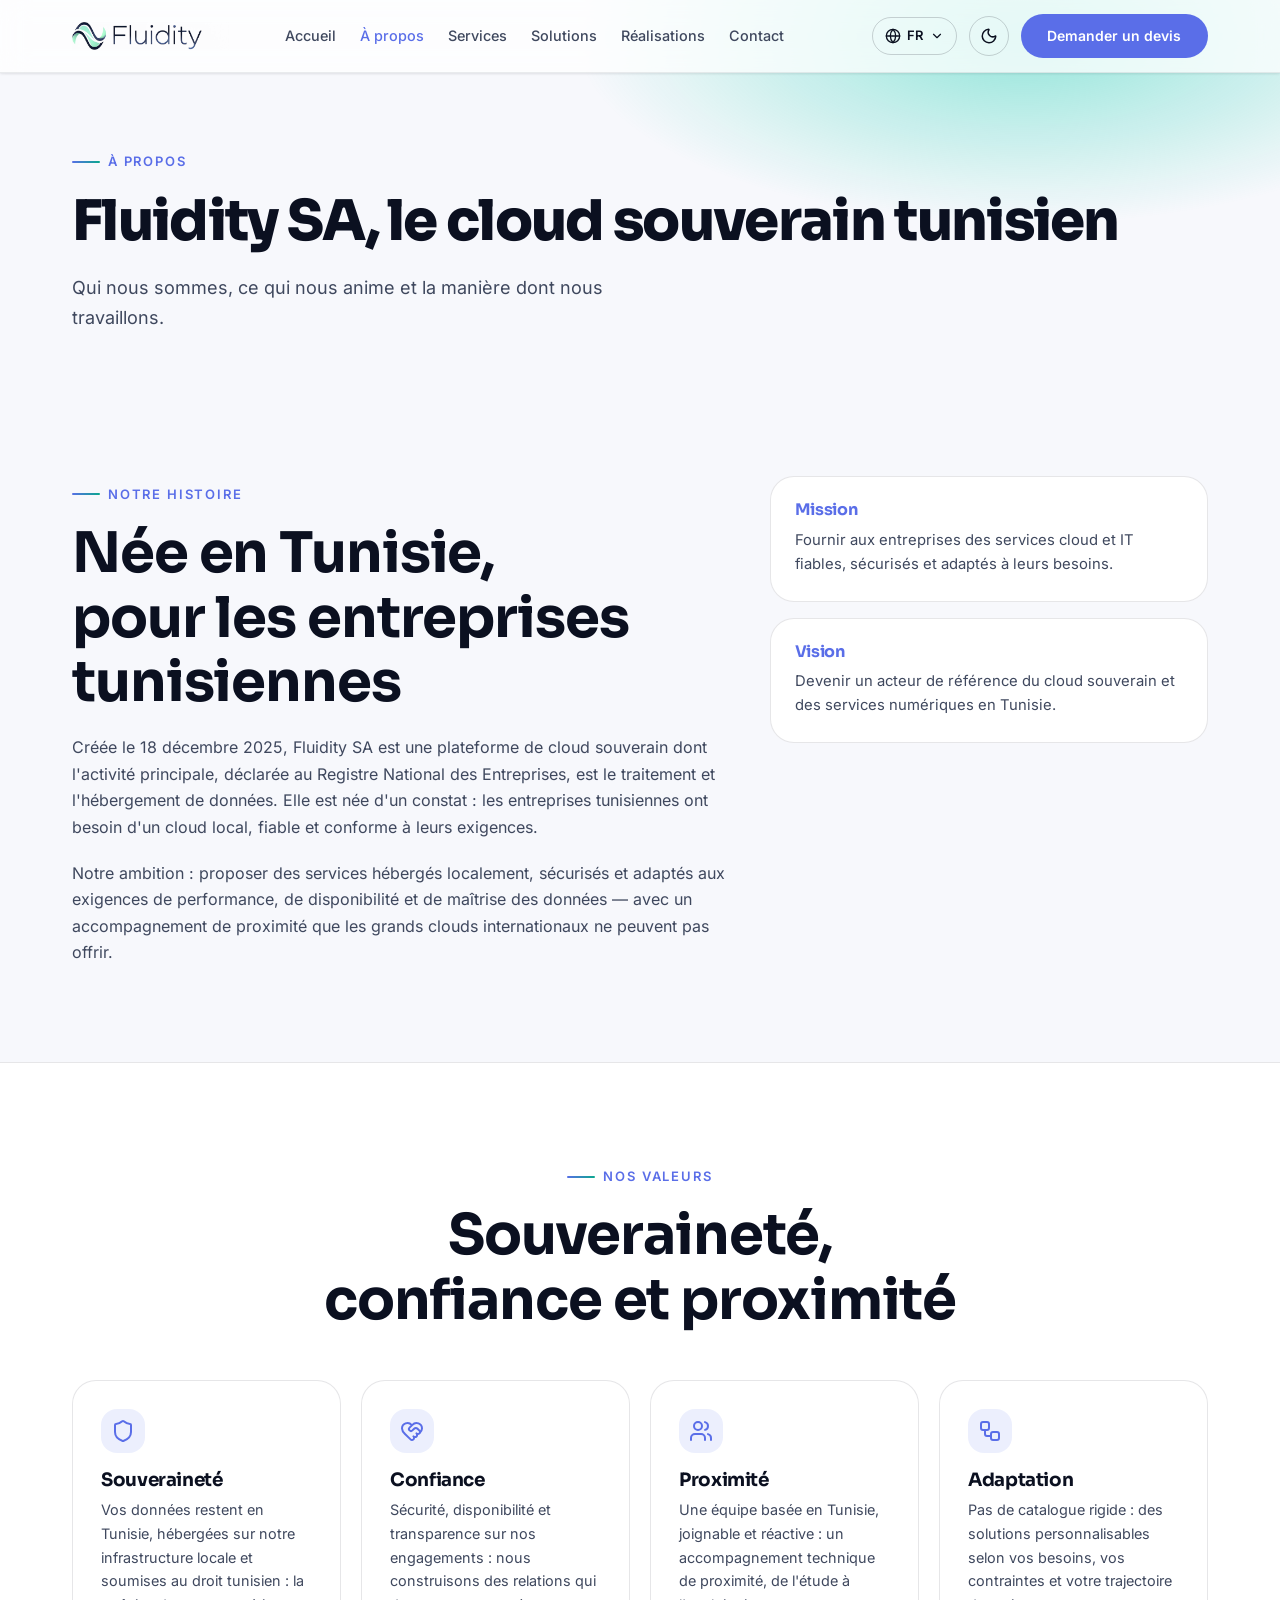
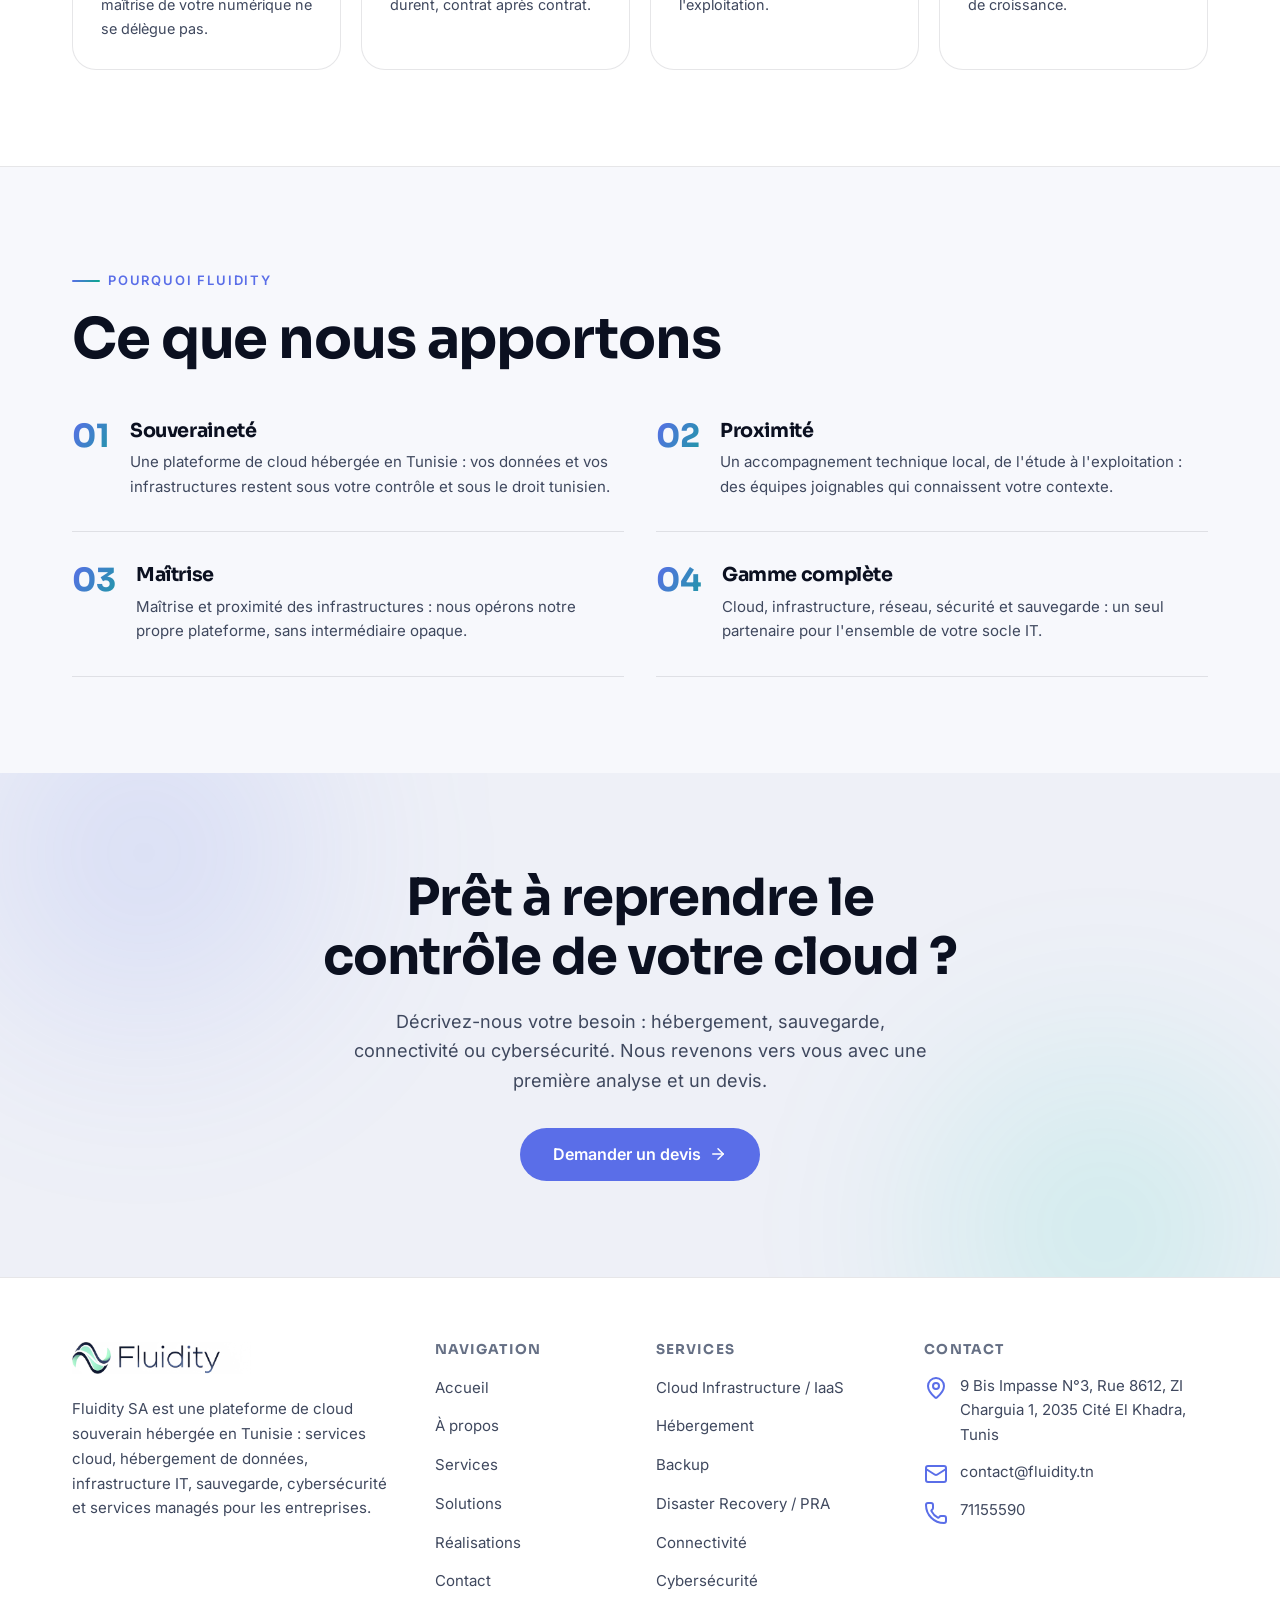
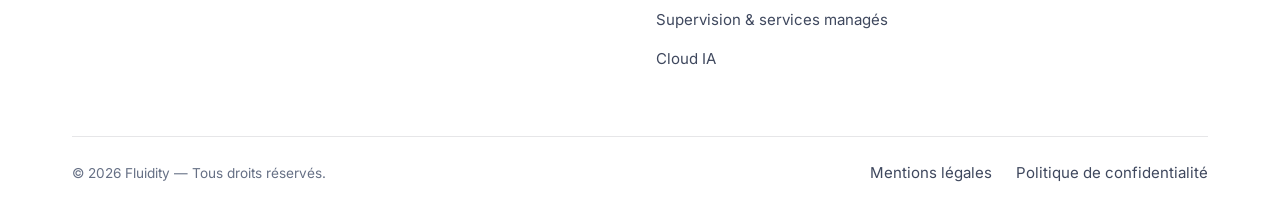
<file: a-propos/index.html>
<!DOCTYPE html>
<html lang="fr" dir="ltr" data-theme="light">

<head>
  <meta charset="utf-8">
  <title>Fluidity SA, le cloud souverain tunisien | Fluidity</title>
  <base href="/">
  <meta name="viewport" content="width=device-width, initial-scale=1">
  <meta name="description" content="Qui nous sommes, ce qui nous anime et la manière dont nous travaillons.">
  <meta name="keywords"
    content="Cloud souverain Tunisie, Cloud Tunisie, Cloud Computing Tunisie, Hébergement Cloud Tunisie, IaaS Tunisie, Cloud privé Tunisie, Hébergement de données Tunisie, Backup Cloud Tunisie, PRA Tunisie, Cybersécurité Tunisie, Services managés IT">
  <meta name="geo.region" content="TN">
  <meta name="geo.placename" content="Tunis">
  <meta name="geo.position" content="36.82907997480159;10.203252253552552">
  <meta name="ICBM" content="36.82907997480159, 10.203252253552552">
  <meta name="color-scheme" content="light dark">
  <meta name="theme-color" content="#F7F8FC">
  <meta property="og:type" content="website">
  <meta property="og:site_name" content="Fluidity">
  <meta property="og:title" content="Fluidity SA, le cloud souverain tunisien | Fluidity">
  <meta property="og:description" content="Qui nous sommes, ce qui nous anime et la manière dont nous travaillons.">
  <meta name="twitter:card" content="summary_large_image">
  <link rel="icon" type="image/png" href="brand/favicon-64.png" sizes="64x64">
  <link rel="apple-touch-icon" href="brand/apple-touch-icon.png">
  <script type="application/ld+json">
  {
    "@context": "https://schema.org",
    "@type": "LocalBusiness",
    "@id": "https://www.fluidity.example/#organization",
    "name": "Fluidity SA",
    "slogan": "Le cloud souverain qui s'adapte à vous en toute fluidité.",
    "description": "Fluidity est une plateforme de Cloud souverain en Tunisie proposant des services Cloud, hébergement, infrastructure, sauvegarde, connectivité, cybersécurité et services managés destinés aux entreprises.",
    "url": "https://www.fluidity.example/",
    "telephone": "+216 71 155 590",
    "foundingDate": "2025-12-18",
    "address": {
      "@type": "PostalAddress",
      "streetAddress": "9 Bis Impasse N°3, Rue 8612, ZI Charguia 1",
      "addressLocality": "Cité El Khadra, Tunis",
      "postalCode": "2035",
      "addressCountry": "TN"
    },
    "geo": { "@type": "GeoCoordinates", "latitude": 36.82907997480159, "longitude": 10.203252253552552 },
    "openingHoursSpecification": [{
      "@type": "OpeningHoursSpecification",
      "dayOfWeek": ["Monday", "Tuesday", "Wednesday", "Thursday", "Friday"],
      "opens": "08:00",
      "closes": "17:30"
    }],
    "areaServed": "Tunisia",
    "knowsAbout": ["Cloud souverain Tunisie", "IaaS Tunisie", "Hébergement de données Tunisie", "Backup Cloud Tunisie", "PRA Tunisie", "Cybersécurité Tunisie", "Services managés IT"]
  }
  </script>
  <script>
    (function () {
      try {
        var t = localStorage.getItem('fluidity-theme');
        if (t === 'light' || t === 'dark') {
          document.documentElement.dataset.theme = t;
        }
      } catch (e) { /* storage unavailable — default theme applies */ }
    })();
  </script>
  <style>
    @font-face {
      font-family: Inter Variable;
      font-style: normal;
      font-display: swap;
      font-weight: 100 900;
      src: url("./media/inter-cyrillic-ext-wght-normal-IYF56FF6.woff2") format("woff2-variations");
      unicode-range: U+0460-052F, U+1C80-1C8A, U+20B4, U+2DE0-2DFF, U+A640-A69F, U+FE2E-FE2F
    }

    @font-face {
      font-family: Inter Variable;
      font-style: normal;
      font-display: swap;
      font-weight: 100 900;
      src: url("./media/inter-cyrillic-wght-normal-JEOLYBOO.woff2") format("woff2-variations");
      unicode-range: U+0301, U+0400-045F, U+0490-0491, U+04B0-04B1, U+2116
    }

    @font-face {
      font-family: Inter Variable;
      font-style: normal;
      font-display: swap;
      font-weight: 100 900;
      src: url("./media/inter-greek-ext-wght-normal-EOVOK2B5.woff2") format("woff2-variations");
      unicode-range: U+1F00-1FFF
    }

    @font-face {
      font-family: Inter Variable;
      font-style: normal;
      font-display: swap;
      font-weight: 100 900;
      src: url("./media/inter-greek-wght-normal-IRE366VL.woff2") format("woff2-variations");
      unicode-range: U+0370-0377, U+037A-037F, U+0384-038A, U+038C, U+038E-03A1, U+03A3-03FF
    }

    @font-face {
      font-family: Inter Variable;
      font-style: normal;
      font-display: swap;
      font-weight: 100 900;
      src: url("./media/inter-vietnamese-wght-normal-CE5GGD3W.woff2") format("woff2-variations");
      unicode-range: U+0102-0103, U+0110-0111, U+0128-0129, U+0168-0169, U+01A0-01A1, U+01AF-01B0, U+0300-0301, U+0303-0304, U+0308-0309, U+0323, U+0329, U+1EA0-1EF9, U+20AB
    }

    @font-face {
      font-family: Inter Variable;
      font-style: normal;
      font-display: swap;
      font-weight: 100 900;
      src: url("./media/inter-latin-ext-wght-normal-HA22NDSG.woff2") format("woff2-variations");
      unicode-range: U+0100-02BA, U+02BD-02C5, U+02C7-02CC, U+02CE-02D7, U+02DD-02FF, U+0304, U+0308, U+0329, U+1D00-1DBF, U+1E00-1E9F, U+1EF2-1EFF, U+2020, U+20A0-20AB, U+20AD-20C0, U+2113, U+2C60-2C7F, U+A720-A7FF
    }

    @font-face {
      font-family: Inter Variable;
      font-style: normal;
      font-display: swap;
      font-weight: 100 900;
      src: url("./media/inter-latin-wght-normal-NRMW37G5.woff2") format("woff2-variations");
      unicode-range: U+0000-00FF, U+0131, U+0152-0153, U+02BB-02BC, U+02C6, U+02DA, U+02DC, U+0304, U+0308, U+0329, U+2000-206F, U+20AC, U+2122, U+2191, U+2193, U+2212, U+2215, U+FEFF, U+FFFD
    }

    @font-face {
      font-family: Sora Variable;
      font-style: normal;
      font-display: swap;
      font-weight: 100 800;
      src: url("./media/sora-latin-ext-wght-normal-6VOG353B.woff2") format("woff2-variations");
      unicode-range: U+0100-02BA, U+02BD-02C5, U+02C7-02CC, U+02CE-02D7, U+02DD-02FF, U+0304, U+0308, U+0329, U+1D00-1DBF, U+1E00-1E9F, U+1EF2-1EFF, U+2020, U+20A0-20AB, U+20AD-20C0, U+2113, U+2C60-2C7F, U+A720-A7FF
    }

    @font-face {
      font-family: Sora Variable;
      font-style: normal;
      font-display: swap;
      font-weight: 100 800;
      src: url("./media/sora-latin-wght-normal-SPU4XLJF.woff2") format("woff2-variations");
      unicode-range: U+0000-00FF, U+0131, U+0152-0153, U+02BB-02BC, U+02C6, U+02DA, U+02DC, U+0304, U+0308, U+0329, U+2000-206F, U+20AC, U+2122, U+2191, U+2193, U+2212, U+2215, U+FEFF, U+FFFD
    }

    @font-face {
      font-family: Cairo Variable;
      font-style: normal;
      font-display: swap;
      font-weight: 200 1000;
      src: url("./media/cairo-arabic-wght-normal-PWNICP73.woff2") format("woff2-variations");
      unicode-range: U+0600-06FF, U+0750-077F, U+0870-088E, U+0890-0891, U+0897-08E1, U+08E3-08FF, U+200C-200E, U+2010-2011, U+204F, U+2E41, U+FB50-FDFF, U+FE70-FE74, U+FE76-FEFC, U+102E0-102FB, U+10E60-10E7E, U+10EC2-10EC4, U+10EFC-10EFF, U+1EE00-1EE03, U+1EE05-1EE1F, U+1EE21-1EE22, U+1EE24, U+1EE27, U+1EE29-1EE32, U+1EE34-1EE37, U+1EE39, U+1EE3B, U+1EE42, U+1EE47, U+1EE49, U+1EE4B, U+1EE4D-1EE4F, U+1EE51-1EE52, U+1EE54, U+1EE57, U+1EE59, U+1EE5B, U+1EE5D, U+1EE5F, U+1EE61-1EE62, U+1EE64, U+1EE67-1EE6A, U+1EE6C-1EE72, U+1EE74-1EE77, U+1EE79-1EE7C, U+1EE7E, U+1EE80-1EE89, U+1EE8B-1EE9B, U+1EEA1-1EEA3, U+1EEA5-1EEA9, U+1EEAB-1EEBB, U+1EEF0-1EEF1
    }

    @font-face {
      font-family: Cairo Variable;
      font-style: normal;
      font-display: swap;
      font-weight: 200 1000;
      src: url("./media/cairo-latin-ext-wght-normal-MOGPTU57.woff2") format("woff2-variations");
      unicode-range: U+0100-02BA, U+02BD-02C5, U+02C7-02CC, U+02CE-02D7, U+02DD-02FF, U+0304, U+0308, U+0329, U+1D00-1DBF, U+1E00-1E9F, U+1EF2-1EFF, U+2020, U+20A0-20AB, U+20AD-20C0, U+2113, U+2C60-2C7F, U+A720-A7FF
    }

    @font-face {
      font-family: Cairo Variable;
      font-style: normal;
      font-display: swap;
      font-weight: 200 1000;
      src: url("./media/cairo-latin-wght-normal-KQSTBPVI.woff2") format("woff2-variations");
      unicode-range: U+0000-00FF, U+0131, U+0152-0153, U+02BB-02BC, U+02C6, U+02DA, U+02DC, U+0304, U+0308, U+0329, U+2000-206F, U+20AC, U+2122, U+2191, U+2193, U+2212, U+2215, U+FEFF, U+FFFD
    }

    *,
    *:before,
    *:after {
      box-sizing: border-box
    }

    html {
      height: 100%;
      scroll-behavior: smooth;
      -webkit-text-size-adjust: 100%
    }

    body {
      margin: 0;
      min-height: 100%;
      font-family: Inter Variable, Cairo Variable, ui-sans-serif, system-ui, -apple-system, Segoe UI, Roboto, sans-serif;
      font-size: 1rem;
      line-height: 1.65;
      color: var(--text-1);
      background: var(--bg);
      -webkit-font-smoothing: antialiased;
      -moz-osx-font-smoothing: grayscale;
      overflow-x: clip
    }

    h1,
    h2,
    h3 {
      font-family: Sora Variable, Cairo Variable, Inter Variable, ui-sans-serif, system-ui, sans-serif;
      line-height: 1.15;
      margin: 0;
      text-wrap: balance;
      letter-spacing: -.02em;
      color: var(--text-1)
    }

    p {
      margin: 0
    }

    a {
      color: var(--accent);
      text-decoration: none
    }

    a:hover {
      color: var(--accent-strong)
    }

    img,
    svg {
      display: block;
      max-width: 100%
    }

    button {
      font: inherit;
      color: inherit
    }

    button {
      cursor: pointer
    }

    .btn {
      display: inline-flex;
      align-items: center;
      justify-content: center;
      gap: .5rem;
      padding: .8rem 1.6rem;
      border-radius: 999px;
      border: 1px solid transparent;
      font-weight: 600;
      font-size: .875rem;
      line-height: 1.2;
      text-decoration: none;
      cursor: pointer;
      white-space: nowrap;
      transition: background .25s ease, color .25s ease, border-color .25s ease, transform .25s ease, box-shadow .25s ease
    }

    .btn:focus-visible {
      outline: 2px solid var(--accent);
      outline-offset: 3px
    }

    .btn:active {
      transform: translateY(1px)
    }

    .btn-primary {
      background: var(--accent);
      color: #fff
    }

    .btn-primary:hover {
      background: var(--accent-strong);
      box-shadow: var(--glow);
      color: #fff
    }

    .btn-lg {
      padding: 1rem 2rem;
      font-size: 1rem
    }

    .link-underline {
      position: relative;
      color: var(--text-1);
      font-weight: 600;
      text-decoration: none
    }

    .link-underline:after {
      content: "";
      position: absolute;
      inset-inline-start: 0;
      bottom: -3px;
      width: 100%;
      height: 2px;
      border-radius: 999px;
      background: var(--grad-brand);
      transform: scaleX(0);
      transform-origin: inline-start;
      transition: transform .3s cubic-bezier(.22, 1, .36, 1)
    }

    .link-underline:hover:after,
    .link-underline:focus-visible:after {
      transform: scaleX(1)
    }

    .container {
      width: 100%;
      max-width: 76rem;
      margin-inline: auto;
      padding-inline: clamp(1.25rem, 4vw, 2.5rem)
    }

    .section {
      padding-block: clamp(4rem, 10vw, 6rem);
      position: relative
    }

    .section-alt {
      padding-block: clamp(4rem, 10vw, 6rem);
      position: relative;
      background: var(--bg-elevated);
      border-block: 1px solid var(--border)
    }

    .eyebrow {
      display: inline-flex;
      align-items: center;
      gap: .5rem;
      font-size: .8125rem;
      font-weight: 600;
      letter-spacing: .14em;
      text-transform: uppercase;
      color: var(--accent)
    }

    .eyebrow:before {
      content: "";
      width: 1.75rem;
      height: 2px;
      border-radius: 999px;
      background: var(--grad-brand)
    }

    .section-title {
      font-size: clamp(2.2rem, 1.5rem + 3.2vw, 3.5rem);
      font-weight: 700;
      margin-block-start: 1rem
    }

    .skip-link {
      position: fixed;
      top: .75rem;
      inset-inline-start: .75rem;
      z-index: 300;
      padding: .75rem 1rem;
      border-radius: 10px;
      background: var(--accent);
      color: #fff;
      font-weight: 600;
      transform: translateY(-200%);
      transition: transform .2s ease
    }

    .skip-link:focus {
      transform: translateY(0);
      color: #fff
    }

    .reveal {
      opacity: 0;
      transform: translateY(24px);
      transition: opacity .7s cubic-bezier(.22, 1, .36, 1), transform .7s cubic-bezier(.22, 1, .36, 1);
      transition-delay: var(--reveal-delay, 0ms)
    }

    .reveal.reveal-done {
      opacity: 1;
      transform: none
    }

    :root {
      --bg: #f7f8fc;
      --bg-elevated: #ffffff;
      --bg-sunken: #eef0f7;
      --surface: #ffffff;
      --surface-hover: #fbfbfe;
      --surface-raised: #ffffff;
      --overlay: rgb(11 16 32 / .45);
      --border: rgb(11 16 32 / .1);
      --border-strong: rgb(11 16 32 / .18);
      --border-accent: rgb(102 126 234 / .35);
      --text-1: #0b1020;
      --text-2: #3f485e;
      --text-3: #667085;
      --text-invert: #ffffff;
      --accent: #5a6ee8;
      --accent-strong: #4c5fe0;
      --accent-soft: rgb(102 126 234 / .12);
      --accent-soft-2: rgb(102 126 234 / .08);
      --teal: #08a98c;
      --teal-soft: rgb(8 169 140 / .12);
      --grad-accent: linear-gradient(120deg, #5a6ee8, #7c8cf0);
      --grad-brand: linear-gradient(120deg, #5a6ee8 0%, #08a98c 100%);
      --grad-brand-vivid: linear-gradient(120deg, #667eea 0%, #00c9a7 100%);
      --danger: #d92d20;
      --danger-soft: rgb(217 45 32 / .1);
      --success: #087443;
      --success-soft: rgb(8 116 67 / .1);
      --glass: rgb(255 255 255 / .75);
      --glass-border: rgb(11 16 32 / .08);
      --shadow-1: 0 1px 2px rgba(11, 16, 32, .05), 0 1px 3px rgba(11, 16, 32, .06);
      --shadow-2: 0 4px 12px rgba(11, 16, 32, .08), 0 2px 4px rgba(11, 16, 32, .05);
      --shadow-3: 0 12px 32px rgba(11, 16, 32, .14), 0 4px 12px rgba(11, 16, 32, .08);
      --glow: 0 8px 40px -8px rgba(102, 126, 234, .45)
    }

    @media(prefers-reduced-motion:reduce) {
      html {
        scroll-behavior: auto
      }

      *,
      *:before,
      *:after {
        animation-duration: .01ms !important;
        animation-iteration-count: 1 !important;
        transition-duration: .01ms !important
      }
    }

    * {
      scrollbar-width: thin;
      scrollbar-color: var(--border-strong) transparent
    }
  </style>
  <link rel="stylesheet" href="styles.css">
  <link rel="stylesheet" href="site.css">
  <style>
    [data-sh-1364014388] {
      display: flex;
      flex-direction: column;
      min-height: 100vh;
      min-height: 100dvh
    }

    main[data-sc-1364014388] {
      flex: 1;
      outline: none
    }

    body.menu-locked[data-sc-1364014388] {
      overflow: hidden
    }
  </style>
  <style>
    [data-sh-3971712132] {
      display: block;
      position: fixed;
      inset-inline: 0;
      top: 0;
      z-index: 100
    }

    .bar[data-sc-3971712132] {
      transition: background .35s ease, border-color .35s ease, box-shadow .35s ease;
      border-bottom: 1px solid transparent
    }

    .bar--home[data-sc-3971712132] {
      background: transparent;
      border-bottom-color: transparent;
      --hdr-fg: var(--text-1);
      --hdr-border: var(--border-strong)
    }

    .bar--home[data-sc-3971712132] .nav-link[data-sc-3971712132],
    .bar--home[data-sc-3971712132] .menu-btn[data-sc-3971712132] {
      color: var(--hdr-fg)
    }

    .bar--home[data-sc-3971712132] .menu-btn[data-sc-3971712132] {
      border-color: var(--hdr-border)
    }

    .bar--solid[data-sc-3971712132] {
      background: var(--glass);
      backdrop-filter: blur(14px);
      -webkit-backdrop-filter: blur(14px);
      border-bottom-color: var(--glass-border);
      box-shadow: var(--shadow-1)
    }

    .bar-inner[data-sc-3971712132] {
      display: flex;
      align-items: center;
      gap: 1.5rem;
      height: 4.5rem
    }

    .brand[data-sc-3971712132] {
      display: inline-flex;
      align-items: center;
      gap: .6rem;
      text-decoration: none
    }

    .brand-logo[data-sc-3971712132] {
      height: 1.75rem;
      width: auto;
      display: block
    }

    html[data-theme=dark][data-sc-3971712132] .brand-logo[data-sc-3971712132],
    [data-theme=dark][data-sh-3971712132] .brand-logo[data-sc-3971712132],
    [data-theme=dark] [data-sh-3971712132] .brand-logo[data-sc-3971712132] {
      filter: brightness(0) invert(1)
    }

    .brand-name[data-sc-3971712132] {
      font-family: Sora Variable, Cairo Variable, Inter Variable, ui-sans-serif, system-ui, sans-serif;
      font-weight: 700;
      font-size: 1.15rem;
      letter-spacing: -.01em;
      color: var(--text-1)
    }

    .nav-desktop[data-sc-3971712132] {
      display: none
    }

    .actions[data-sc-3971712132] {
      display: flex;
      align-items: center;
      gap: .75rem;
      margin-inline-start: auto
    }

    .menu-btn[data-sc-3971712132] {
      display: inline-flex;
      align-items: center;
      justify-content: center;
      width: 2.6rem;
      height: 2.6rem;
      border-radius: 999px;
      border: 1px solid var(--border-strong);
      background: transparent;
      color: var(--text-1);
      transition: border-color .25s ease, color .25s ease
    }

    .menu-btn[data-sc-3971712132]:hover {
      border-color: var(--accent);
      color: var(--accent)
    }

    .header-cta[data-sc-3971712132] {
      display: none
    }

    @media(min-width:64em) {
      .nav-desktop[data-sc-3971712132] {
        display: flex;
        align-items: center;
        gap: 1.5rem;
        margin-inline-start: 2rem
      }

      .nav-link[data-sc-3971712132] {
        color: var(--text-2);
        font-size: .9rem;
        font-weight: 500
      }

      .nav-link.is-active[data-sc-3971712132],
      .nav-link[data-sc-3971712132]:hover {
        color: var(--accent)
      }

      .menu-btn[data-sc-3971712132] {
        display: none
      }

      .header-cta[data-sc-3971712132] {
        display: inline-flex
      }
    }

    .mobile-menu[data-sc-3971712132] {
      position: fixed;
      inset: 0;
      z-index: 200;
      display: flex;
      flex-direction: column;
      justify-content: center;
      padding: clamp(1.25rem, 4vw, 2.5rem);
      background: var(--bg);
      animation: data-sc-3971712132_menu-in .3s cubic-bezier(.22, 1, .36, 1)
    }

    @keyframes data-sc-3971712132_menu-in {
      0% {
        opacity: 0;
        transform: translateY(-1rem)
      }

      to {
        opacity: 1;
        transform: translateY(0)
      }
    }

    .mobile-nav[data-sc-3971712132] {
      display: flex;
      flex-direction: column;
      gap: .5rem
    }

    .mobile-link[data-sc-3971712132] {
      font-family: Sora Variable, Cairo Variable, Inter Variable, ui-sans-serif, system-ui, sans-serif;
      font-size: clamp(1.8rem, 7vw, 2.6rem);
      font-weight: 700;
      color: var(--text-1);
      text-decoration: none;
      padding-block: .4rem;
      opacity: 0;
      transform: translateY(1rem);
      animation: data-sc-3971712132_link-in .5s cubic-bezier(.22, 1, .36, 1) forwards;
      animation-delay: calc(var(--stagger) * 55ms + 80ms)
    }

    .mobile-link.is-active[data-sc-3971712132],
    .mobile-link[data-sc-3971712132]:hover {
      color: var(--accent)
    }

    @keyframes data-sc-3971712132_link-in {
      to {
        opacity: 1;
        transform: translateY(0)
      }
    }

    .mobile-actions[data-sc-3971712132] {
      display: flex;
      align-items: center;
      gap: .75rem;
      margin-top: 3rem;
      padding-top: 1.5rem;
      border-top: 1px solid var(--border)
    }
  </style>
  <style>
    .footer[data-sc-4204122938] {
      background: var(--bg-elevated);
      border-top: 1px solid var(--border);
      padding-block: 4rem 2rem;
      margin-top: auto
    }

    .grid[data-sc-4204122938] {
      display: grid;
      grid-template-columns: 1fr;
      gap: 3rem
    }

    @media(min-width:48em) {
      .grid[data-sc-4204122938] {
        grid-template-columns: repeat(2, 1fr)
      }
    }

    @media(min-width:64em) {
      .grid[data-sc-4204122938] {
        grid-template-columns: 1.4fr .8fr 1fr 1.2fr;
        gap: 2rem
      }
    }

    .brand[data-sc-4204122938] {
      display: inline-flex;
      align-items: center;
      gap: .6rem;
      text-decoration: none
    }

    .brand-logo[data-sc-4204122938] {
      height: 2rem;
      width: auto;
      display: block
    }

    html[data-theme=dark][data-sc-4204122938] .brand-logo[data-sc-4204122938],
    [data-theme=dark][data-sh-4204122938] .brand-logo[data-sc-4204122938],
    [data-theme=dark] [data-sh-4204122938] .brand-logo[data-sc-4204122938] {
      filter: brightness(0) invert(1)
    }

    .brand-name[data-sc-4204122938] {
      font-family: Sora Variable, Cairo Variable, Inter Variable, ui-sans-serif, system-ui, sans-serif;
      font-weight: 700;
      font-size: 1.2rem;
      color: var(--text-1)
    }

    .desc[data-sc-4204122938] {
      margin-block-start: 1rem;
      color: var(--text-2);
      font-size: .9375rem;
      max-width: 30rem
    }

    .social[data-sc-4204122938] {
      display: flex;
      gap: .5rem;
      margin-block-start: 1.5rem
    }

    .social-link[data-sc-4204122938] {
      display: inline-flex;
      align-items: center;
      justify-content: center;
      width: 2.4rem;
      height: 2.4rem;
      border-radius: 999px;
      border: 1px solid var(--border-strong);
      color: var(--text-2);
      transition: border-color .25s ease, color .25s ease, transform .25s ease
    }

    .social-link[data-sc-4204122938]:hover {
      border-color: var(--accent);
      color: var(--accent);
      transform: translateY(-2px)
    }

    .col-title[data-sc-4204122938] {
      font-size: .85rem;
      font-weight: 700;
      letter-spacing: .08em;
      text-transform: uppercase;
      color: var(--text-3);
      margin-block-end: 1rem
    }

    .col-list[data-sc-4204122938],
    .contact-list[data-sc-4204122938] {
      list-style: none;
      margin: 0;
      padding: 0;
      display: flex;
      flex-direction: column;
      gap: .75rem
    }

    .f-link[data-sc-4204122938] {
      color: var(--text-2);
      text-decoration: none;
      font-size: .9375rem;
      transition: color .2s ease
    }

    .f-link[data-sc-4204122938]:hover {
      color: var(--accent)
    }

    .contact-list[data-sc-4204122938] li[data-sc-4204122938] {
      display: flex;
      align-items: flex-start;
      gap: .75rem;
      color: var(--text-2);
      font-size: .9375rem
    }

    .contact-list[data-sc-4204122938] li[data-sc-4204122938] site-icon[data-sc-4204122938] {
      color: var(--accent);
      margin-top: .15rem;
      flex-shrink: 0
    }

    .legal[data-sc-4204122938] {
      display: flex;
      flex-direction: column;
      gap: .75rem;
      margin-block-start: 4rem;
      padding-block-start: 1.5rem;
      border-top: 1px solid var(--border)
    }

    @media(min-width:64em) {
      .legal[data-sc-4204122938] {
        flex-direction: row;
        align-items: center;
        justify-content: space-between
      }
    }

    .copyright[data-sc-4204122938] {
      color: var(--text-3);
      font-size: .85rem
    }

    .legal-links[data-sc-4204122938] {
      display: flex;
      gap: 1.5rem
    }
  </style>
  <style>
    .wrap[data-sc-1003395257] {
      position: relative
    }

    .trigger[data-sc-1003395257] {
      display: inline-flex;
      align-items: center;
      gap: .4rem;
      padding: .45rem .75rem;
      border-radius: var(--radius-full, 999px);
      border: 1px solid var(--hdr-border, var(--border-strong));
      background: transparent;
      color: var(--hdr-fg, var(--text-1));
      font-size: .8125rem;
      font-weight: 600;
      transition: border-color .25s ease, color .25s ease
    }

    .trigger[data-sc-1003395257]:hover,
    .trigger[aria-expanded=true][data-sc-1003395257] {
      border-color: var(--accent);
      color: var(--accent)
    }

    .chev[data-sc-1003395257] {
      transition: transform .25s ease
    }

    .chev--open[data-sc-1003395257] {
      transform: rotate(180deg)
    }

    .menu[data-sc-1003395257] {
      position: absolute;
      top: calc(100% + .5rem);
      inset-inline-end: 0;
      min-width: 11rem;
      margin: 0;
      padding: .35rem;
      list-style: none;
      background: var(--surface-raised);
      border: 1px solid var(--border);
      border-radius: var(--radius-md, 16px);
      box-shadow: var(--shadow-3);
      z-index: 60
    }

    .option[data-sc-1003395257] {
      display: flex;
      align-items: center;
      justify-content: space-between;
      gap: .5rem;
      width: 100%;
      padding: .55rem .75rem;
      border: 0;
      border-radius: var(--radius-sm, 10px);
      background: transparent;
      color: var(--text-1);
      font-size: .875rem;
      font-weight: 500;
      text-align: start
    }

    .option[data-sc-1003395257]:hover {
      background: var(--accent-soft)
    }

    .option--active[data-sc-1003395257] {
      color: var(--accent-strong);
      font-weight: 600
    }
  </style>
  <style>
    .theme-toggle[data-sc-3373500935] {
      display: inline-flex;
      align-items: center;
      justify-content: center;
      width: 2.5rem;
      height: 2.5rem;
      border-radius: var(--radius-full, 999px);
      border: 1px solid var(--hdr-border, var(--border-strong));
      background: transparent;
      color: var(--hdr-fg, var(--text-1));
      transition: border-color .25s ease, color .25s ease, transform .25s ease
    }

    .theme-toggle[data-sc-3373500935]:hover {
      border-color: var(--accent);
      color: var(--accent);
      transform: rotate(12deg)
    }
  </style>
  <style>
    [data-sh-1438975023] {
      display: inline-flex;
      line-height: 0
    }
  </style>
  <style>
    .page-hero[data-sc-2679919686] {
      padding-block: 9rem 3rem;
      background: radial-gradient(50% 70% at 80% 10%, rgba(0, 201, 167, .4), transparent 70%), var(--bg)
    }

    .page-hero[data-sc-2679919686] h1[data-sc-2679919686] {
      font-size: clamp(2.2rem, 1.5rem + 3.2vw, 3.5rem);
      font-weight: 800;
      letter-spacing: -.03em;
      margin-top: 1rem
    }

    .lede[data-sc-2679919686] {
      margin-top: 1.25rem;
      font-size: 1.125rem;
      color: var(--text-2);
      max-width: 38rem
    }

    .story[data-sc-2679919686] {
      display: grid;
      grid-template-columns: 1fr;
      gap: 2.5rem
    }

    @media(min-width:64em) {
      .story[data-sc-2679919686] {
        grid-template-columns: 1.2fr .8fr
      }
    }

    .story-text[data-sc-2679919686] {
      display: flex;
      flex-direction: column;
      gap: 1.25rem;
      color: var(--text-2)
    }

    .story-aside[data-sc-2679919686] {
      display: flex;
      flex-direction: column;
      gap: 1rem
    }

    .mv-card[data-sc-2679919686] {
      background: var(--surface);
      border: 1px solid var(--border);
      border-radius: 24px;
      padding: 1.5rem
    }

    .mv-card[data-sc-2679919686] h3[data-sc-2679919686] {
      color: var(--accent);
      font-size: 1rem;
      margin-bottom: .5rem
    }

    .mv-card[data-sc-2679919686] p[data-sc-2679919686] {
      color: var(--text-2);
      font-size: .925rem
    }

    .values-grid[data-sc-2679919686] {
      display: grid;
      grid-template-columns: 1fr;
      gap: 1.25rem;
      margin-top: 3rem
    }

    @media(min-width:48em) {
      .values-grid[data-sc-2679919686] {
        grid-template-columns: repeat(2, 1fr)
      }
    }

    @media(min-width:64em) {
      .values-grid[data-sc-2679919686] {
        grid-template-columns: repeat(4, 1fr)
      }
    }

    .value-card[data-sc-2679919686] {
      background: var(--surface);
      border: 1px solid var(--border);
      border-radius: 24px;
      transition: transform .35s cubic-bezier(.22, 1, .36, 1), box-shadow .35s cubic-bezier(.22, 1, .36, 1)
    }

    .value-card[data-sc-2679919686]:hover {
      transform: translateY(-4px);
      box-shadow: var(--shadow-3)
    }

    .value-card[data-sc-2679919686] {
      padding: 1.75rem
    }

    .value-icon[data-sc-2679919686] {
      display: inline-flex;
      align-items: center;
      justify-content: center;
      width: 2.75rem;
      height: 2.75rem;
      border-radius: 16px;
      background: var(--accent-soft);
      color: var(--accent)
    }

    .value-card[data-sc-2679919686] h3[data-sc-2679919686] {
      margin-top: 1rem;
      font-size: 1.15rem
    }

    .value-card[data-sc-2679919686] p[data-sc-2679919686] {
      margin-top: .5rem;
      font-size: .9rem;
      color: var(--text-2)
    }

    .why-list[data-sc-2679919686] {
      list-style: none;
      margin: 3rem 0 0;
      padding: 0;
      display: grid;
      grid-template-columns: 1fr;
      gap: 2rem
    }

    @media(min-width:48em) {
      .why-list[data-sc-2679919686] {
        grid-template-columns: repeat(2, 1fr)
      }
    }

    .why-item[data-sc-2679919686] {
      display: flex;
      gap: 1.25rem;
      border-bottom: 1px solid var(--border);
      padding-bottom: 2rem
    }

    .num[data-sc-2679919686] {
      font-family: var(--font-display, "Sora Variable");
      font-size: 2rem;
      font-weight: 700;
      line-height: 1;
      background: var(--grad-brand);
      -webkit-background-clip: text;
      background-clip: text;
      -webkit-text-fill-color: transparent;
      color: transparent
    }

    .why-item[data-sc-2679919686] h3[data-sc-2679919686] {
      font-size: 1.2rem
    }

    .why-item[data-sc-2679919686] p[data-sc-2679919686] {
      margin-top: .5rem;
      color: var(--text-2);
      font-size: .9375rem
    }
  </style>
  <style>
    .heading[data-sc-844876759] {
      max-width: 44rem
    }

    .heading--center[data-sc-844876759] {
      margin-inline: auto;
      text-align: center
    }

    .heading--center[data-sc-844876759] .eyebrow[data-sc-844876759] {
      justify-content: center
    }

    .heading--center[data-sc-844876759] .section-lede[data-sc-844876759] {
      margin-inline: auto
    }
  </style>
  <style>
    .cta[data-sc-421139084] {
      position: relative;
      overflow: clip
    }

    .cta-bg[data-sc-421139084] {
      position: absolute;
      inset: 0;
      background: var(--bg-sunken)
    }

    .orb[data-sc-421139084] {
      position: absolute;
      width: 34rem;
      height: 34rem;
      border-radius: 50%;
      filter: blur(90px);
      opacity: .5
    }

    .orb--a[data-sc-421139084] {
      top: -12rem;
      inset-inline-start: -8rem;
      background: radial-gradient(circle, rgba(102, 126, 234, .45), transparent 65%);
      animation: data-sc-421139084_drift 14s ease-in-out infinite alternate
    }

    .orb--b[data-sc-421139084] {
      bottom: -14rem;
      inset-inline-end: -6rem;
      background: radial-gradient(circle, rgba(0, 201, 167, .35), transparent 65%);
      animation: data-sc-421139084_drift 18s ease-in-out infinite alternate-reverse
    }

    @keyframes data-sc-421139084_drift {
      0% {
        transform: translateZ(0) scale(1)
      }

      to {
        transform: translate3d(3rem, 2rem, 0) scale(1.12)
      }
    }

    .cta-inner[data-sc-421139084] {
      position: relative;
      display: flex;
      flex-direction: column;
      align-items: center;
      gap: 1.25rem;
      text-align: center
    }

    .cta-title[data-sc-421139084] {
      font-size: clamp(2rem, 1.5rem + 2.6vw, 3.2rem);
      font-weight: 700;
      max-width: 46rem
    }

    .cta-text[data-sc-421139084] {
      font-size: 1.125rem;
      color: var(--text-2);
      max-width: 36rem
    }

    .cta-inner[data-sc-421139084] .btn[data-sc-421139084] {
      margin-block-start: .75rem
    }
  </style>
  <link rel="canonical" href="https://www.fluidity.example/a-propos">
  <meta property="og:url" content="https://www.fluidity.example/a-propos">
  <meta name="twitter:title" content="Fluidity SA, le cloud souverain tunisien | Fluidity">
  <meta name="twitter:description" content="Qui nous sommes, ce qui nous anime et la manière dont nous travaillons.">
</head>

<body>
  <site-root data-sh-1364014388><a data-sc-1364014388 href="#main-content" class="skip-link">Aller au contenu
      principal</a><site-header data-sc-1364014388 data-sh-3971712132>
      <div data-sc-3971712132 class="bar bar--solid">
        <div data-sc-3971712132 class="bar-inner container"><a data-sc-3971712132
            aria-label="Fluidity — Accueil" class="brand" href="/"><img data-sc-3971712132 src="brand/logo-full.png"
              alt="Fluidity" width="140" height="25" class="brand-logo" data-i18n-attr="alt:meta.brand"></a>
          <nav data-sc-3971712132 aria-label="Navigation principale" class="nav-desktop"><a data-sc-3971712132 class="nav-link link-underline" href="/"
              data-i18n="header.nav.home">Accueil</a><a data-sc-3971712132
              class="nav-link link-underline is-active" href="/a-propos" data-i18n="header.nav.about">À propos</a><a
              data-sc-3971712132 class="nav-link link-underline" href="/services"
              data-i18n="header.nav.services">Services</a><a data-sc-3971712132
              class="nav-link link-underline" href="/solutions" data-i18n="header.nav.solutions">Solutions</a><a
              data-sc-3971712132 class="nav-link link-underline" href="/projets"
              data-i18n="header.nav.projects">Réalisations</a><a data-sc-3971712132
              class="nav-link link-underline" href="/contact" data-i18n="header.nav.contact">Contact</a></nav>
          <div data-sc-3971712132 class="actions"><site-language-selector data-sc-3971712132 data-sh-1003395257>
              <div data-sc-1003395257 class="wrap"><button data-sc-1003395257 type="button" aria-haspopup="listbox"
                  class="trigger" aria-expanded="false" aria-label="Langue"
                  data-i18n-attr="aria-label:language.label"><site-glyph data-sc-1003395257
                    aria-hidden="true"><svg xmlns="http://www.w3.org/2000/svg" width="16" height="16"
                      viewBox="0 0 24 24" fill="none" stroke="currentColor" stroke-width="2" stroke-linecap="round"
                      stroke-linejoin="round" class="lucide">
                      <circle cx="12" cy="12" r="10" />
                      <path d="M12 2a14.5 14.5 0 0 0 0 20 14.5 14.5 0 0 0 0-20" />
                      <path d="M2 12h20" />
                    </svg></site-glyph><span data-sc-1003395257 class="code">FR</span><site-glyph data-sc-1003395257 class="chev" aria-hidden="true"><svg xmlns="http://www.w3.org/2000/svg" width="14"
                      height="14" viewBox="0 0 24 24" fill="none" stroke="currentColor" stroke-width="2"
                      stroke-linecap="round" stroke-linejoin="round" class="lucide chev">
                      <path d="m6 9 6 6 6-6" />
                    </svg></site-glyph></button></div>
            </site-language-selector><site-theme-toggle data-sc-3971712132 data-sh-3373500935><button data-sc-3373500935
                type="button" class="theme-toggle" aria-label="Passer en thème sombre" title="Passer en thème sombre"
                data-i18n-attr="aria-label:theme.toDark;title:theme.toDark"><site-glyph data-sc-3373500935 aria-hidden="true"><svg xmlns="http://www.w3.org/2000/svg" width="18" height="18"
                    viewBox="0 0 24 24" fill="none" stroke="currentColor" stroke-width="2" stroke-linecap="round"
                    stroke-linejoin="round" class="lucide">
                    <path
                      d="M20.985 12.486a9 9 0 1 1-9.473-9.472c.405-.022.617.46.402.803a6 6 0 0 0 8.268 8.268c.344-.215.825-.004.803.401" />
                  </svg></site-glyph></button></site-theme-toggle><a data-sc-3971712132
              class="btn btn-primary header-cta" href="/contact" data-i18n="header.cta">Demander un devis</a><button
              data-sc-3971712132 type="button" class="menu-btn" aria-expanded="false" aria-label="Ouvrir le menu"
              data-i18n-attr="aria-label:header.menuOpen"><site-glyph data-sc-3971712132
                aria-hidden="true"><svg xmlns="http://www.w3.org/2000/svg" width="22" height="22" viewBox="0 0 24 24"
                  fill="none" stroke="currentColor" stroke-width="2" stroke-linecap="round" stroke-linejoin="round"
                  class="lucide">
                  <path d="M4 5h16" />
                  <path d="M4 12h16" />
                  <path d="M4 19h16" />
                </svg></site-glyph></button></div>
        </div>
      </div>
    </site-header>
    <main data-sc-1364014388 id="main-content" tabindex="-1"><site-about-page data-sh-2679919686>
        <section data-sc-2679919686 class="page-hero">
          <div data-sc-2679919686 class="container">
            <p data-sc-2679919686 class="reveal eyebrow reveal-done" data-i18n="header.nav.about">À propos</p>
            <h1 data-sc-2679919686 class="reveal reveal-done" data-i18n="aboutPage.hero.title"
              style="--reveal-delay:80ms;">Fluidity SA, le cloud souverain tunisien</h1>
            <p data-sc-2679919686 class="reveal lede reveal-done" data-i18n="aboutPage.hero.subtitle"
              style="--reveal-delay:160ms;">Qui nous sommes, ce qui nous anime et la manière dont nous travaillons.</p>
          </div>
        </section>
        <section data-sc-2679919686 class="section">
          <div data-sc-2679919686 class="container story">
            <div data-sc-2679919686 class="story-text"><site-section-heading data-sc-2679919686 data-sh-844876759>
                <div data-sc-844876759 class="reveal heading reveal-done">
                  <p data-sc-844876759 class="eyebrow" data-i18n="aboutPage.story.eyebrow">Notre histoire</p>
                  <h2 data-sc-844876759 class="section-title" data-i18n="aboutPage.story.title">Née en Tunisie, pour les
                    entreprises tunisiennes</h2>
                </div>
              </site-section-heading>
              <p data-sc-2679919686 data-i18n="aboutPage.story.text1">Créée le 18 décembre 2025, Fluidity SA est une
                plateforme de cloud souverain dont l'activité principale, déclarée au Registre National des Entreprises,
                est le traitement et l'hébergement de données. Elle est née d'un constat : les entreprises tunisiennes
                ont besoin d'un cloud local, fiable et conforme à leurs exigences.</p>
              <p data-sc-2679919686 data-i18n="aboutPage.story.text2">Notre ambition : proposer des services hébergés
                localement, sécurisés et adaptés aux exigences de performance, de disponibilité et de maîtrise des
                données — avec un accompagnement de proximité que les grands clouds internationaux ne peuvent pas
                offrir.</p>
            </div>
            <aside data-sc-2679919686 class="reveal story-aside reveal-done">
              <div data-sc-2679919686 class="mv-card">
                <h3 data-sc-2679919686 data-i18n="home.about.missionTitle">Mission</h3>
                <p data-sc-2679919686 data-i18n="home.about.mission">Fournir aux entreprises des services cloud et IT
                  fiables, sécurisés et adaptés à leurs besoins.</p>
              </div>
              <div data-sc-2679919686 class="mv-card">
                <h3 data-sc-2679919686 data-i18n="home.about.visionTitle">Vision</h3>
                <p data-sc-2679919686 data-i18n="home.about.vision">Devenir un acteur de référence du cloud souverain et
                  des services numériques en Tunisie.</p>
              </div>
            </aside>
          </div>
        </section>
        <section data-sc-2679919686 class="section section-alt">
          <div data-sc-2679919686 class="container"><site-section-heading data-sc-2679919686
              data-sh-844876759>
              <div data-sc-844876759 class="reveal heading heading--center reveal-done">
                <p data-sc-844876759 class="eyebrow" data-i18n="home.about.valuesEyebrow">Nos valeurs</p>
                <h2 data-sc-844876759 class="section-title" data-i18n="home.about.valuesTitle">Souveraineté, confiance
                  et proximité</h2>
              </div>
            </site-section-heading>
            <div data-sc-2679919686 class="values-grid">
              <article data-sc-2679919686 class="reveal value-card reveal-done">
                <div data-sc-2679919686 class="value-icon"><site-icon data-sc-2679919686 data-sh-1438975023><site-glyph
                      data-sc-1438975023 aria-hidden="true"><svg xmlns="http://www.w3.org/2000/svg" width="24"
                        height="24" viewBox="0 0 24 24" fill="none" stroke="currentColor" stroke-width="2"
                        stroke-linecap="round" stroke-linejoin="round" class="lucide">
                        <path
                          d="M20 13c0 5-3.5 7.5-7.66 8.95a1 1 0 0 1-.67-.01C7.5 20.5 4 18 4 13V6a1 1 0 0 1 1-1c2 0 4.5-1.2 6.24-2.72a1.17 1.17 0 0 1 1.52 0C14.51 3.81 17 5 19 5a1 1 0 0 1 1 1z" />
                      </svg></site-glyph></site-icon></div>
                <h3 data-sc-2679919686 data-i18n="values.0.title">Souveraineté</h3>
                <p data-sc-2679919686 data-i18n="values.0.description">Vos données restent en Tunisie, hébergées sur
                  notre infrastructure locale et soumises au droit tunisien : la maîtrise de votre numérique ne se
                  délègue pas.</p>
              </article>
              <article data-sc-2679919686 class="reveal value-card reveal-done">
                <div data-sc-2679919686 class="value-icon"><site-icon data-sc-2679919686 data-sh-1438975023><site-glyph
                      data-sc-1438975023 aria-hidden="true"><svg xmlns="http://www.w3.org/2000/svg" width="24"
                        height="24" viewBox="0 0 24 24" fill="none" stroke="currentColor" stroke-width="2"
                        stroke-linecap="round" stroke-linejoin="round" class="lucide">
                        <path
                          d="M19.414 14.414C21 12.828 22 11.5 22 9.5a5.5 5.5 0 0 0-9.591-3.676.6.6 0 0 1-.818.001A5.5 5.5 0 0 0 2 9.5c0 2.3 1.5 4 3 5.5l5.535 5.362a2 2 0 0 0 2.879.052 2.12 2.12 0 0 0-.004-3 2.124 2.124 0 1 0 3-3 2.124 2.124 0 0 0 3.004 0 2 2 0 0 0 0-2.828l-1.881-1.882a2.41 2.41 0 0 0-3.409 0l-1.71 1.71a2 2 0 0 1-2.828 0 2 2 0 0 1 0-2.828l2.823-2.762" />
                      </svg></site-glyph></site-icon></div>
                <h3 data-sc-2679919686 data-i18n="values.1.title">Confiance</h3>
                <p data-sc-2679919686 data-i18n="values.1.description">Sécurité, disponibilité et transparence sur nos
                  engagements : nous construisons des relations qui durent, contrat après contrat.</p>
              </article>
              <article data-sc-2679919686 class="reveal value-card reveal-done">
                <div data-sc-2679919686 class="value-icon"><site-icon data-sc-2679919686 data-sh-1438975023><site-glyph
                      data-sc-1438975023 aria-hidden="true"><svg xmlns="http://www.w3.org/2000/svg" width="24"
                        height="24" viewBox="0 0 24 24" fill="none" stroke="currentColor" stroke-width="2"
                        stroke-linecap="round" stroke-linejoin="round" class="lucide">
                        <path d="M16 21v-2a4 4 0 0 0-4-4H6a4 4 0 0 0-4 4v2" />
                        <path d="M16 3.128a4 4 0 0 1 0 7.744" />
                        <path d="M22 21v-2a4 4 0 0 0-3-3.87" />
                        <circle cx="9" cy="7" r="4" />
                      </svg></site-glyph></site-icon></div>
                <h3 data-sc-2679919686 data-i18n="values.2.title">Proximité</h3>
                <p data-sc-2679919686 data-i18n="values.2.description">Une équipe basée en Tunisie, joignable et
                  réactive : un accompagnement technique de proximité, de l'étude à l'exploitation.</p>
              </article>
              <article data-sc-2679919686 class="reveal value-card reveal-done">
                <div data-sc-2679919686 class="value-icon"><site-icon data-sc-2679919686 data-sh-1438975023><site-glyph
                      data-sc-1438975023 aria-hidden="true"><svg xmlns="http://www.w3.org/2000/svg" width="24"
                        height="24" viewBox="0 0 24 24" fill="none" stroke="currentColor" stroke-width="2"
                        stroke-linecap="round" stroke-linejoin="round" class="lucide">
                        <rect width="8" height="8" x="3" y="3" rx="2" />
                        <path d="M7 11v4a2 2 0 0 0 2 2h4" />
                        <rect width="8" height="8" x="13" y="13" rx="2" />
                      </svg></site-glyph></site-icon></div>
                <h3 data-sc-2679919686 data-i18n="values.3.title">Adaptation</h3>
                <p data-sc-2679919686 data-i18n="values.3.description">Pas de catalogue rigide : des solutions
                  personnalisables selon vos besoins, vos contraintes et votre trajectoire de croissance.</p>
              </article>
            </div>
          </div>
        </section>
        <section data-sc-2679919686 class="section">
          <div data-sc-2679919686 class="container"><site-section-heading data-sc-2679919686 data-sh-844876759>
              <div data-sc-844876759 class="reveal heading reveal-done">
                <p data-sc-844876759 class="eyebrow" data-i18n="home.why.eyebrow">Pourquoi Fluidity</p>
                <h2 data-sc-844876759 class="section-title" data-i18n="aboutPage.whyTitle">Ce que nous apportons</h2>
                
              </div>
            </site-section-heading>
            <ol data-sc-2679919686 class="why-list">
              <li data-sc-2679919686 class="reveal why-item reveal-done"><span data-sc-2679919686
                  class="num">01</span>
                <div data-sc-2679919686>
                  <h3 data-sc-2679919686 data-i18n="values.0.title">Souveraineté</h3>
                  <p data-sc-2679919686 data-i18n="why.0.description">Une plateforme de cloud hébergée en Tunisie : vos
                    données et vos infrastructures restent sous votre contrôle et sous le droit tunisien.</p>
                </div>
              </li>
              <li data-sc-2679919686 class="reveal why-item reveal-done"><span data-sc-2679919686
                  class="num">02</span>
                <div data-sc-2679919686>
                  <h3 data-sc-2679919686 data-i18n="values.2.title">Proximité</h3>
                  <p data-sc-2679919686 data-i18n="why.1.description">Un accompagnement technique local, de l'étude à
                    l'exploitation : des équipes joignables qui connaissent votre contexte.</p>
                </div>
              </li>
              <li data-sc-2679919686 class="reveal why-item reveal-done"><span data-sc-2679919686
                  class="num">03</span>
                <div data-sc-2679919686>
                  <h3 data-sc-2679919686 data-i18n="why.2.title">Maîtrise</h3>
                  <p data-sc-2679919686 data-i18n="why.2.description">Maîtrise et proximité des infrastructures : nous
                    opérons notre propre plateforme, sans intermédiaire opaque.</p>
                </div>
              </li>
              <li data-sc-2679919686 class="reveal why-item reveal-done"><span data-sc-2679919686
                  class="num">04</span>
                <div data-sc-2679919686>
                  <h3 data-sc-2679919686 data-i18n="why.3.title">Gamme complète</h3>
                  <p data-sc-2679919686 data-i18n="why.3.description">Cloud, infrastructure, réseau, sécurité et
                    sauvegarde : un seul partenaire pour l'ensemble de votre socle IT.</p>
                </div>
              </li>
            </ol>
          </div>
        </section><site-cta-section data-sc-2679919686 data-sh-421139084>
          <section data-sc-421139084 class="reveal cta section reveal-done">
            <div data-sc-421139084 aria-hidden="true" class="cta-bg">
              <div data-sc-421139084 class="orb orb--a"></div>
              <div data-sc-421139084 class="orb orb--b"></div>
            </div>
            <div data-sc-421139084 class="container cta-inner">
              <h2 data-sc-421139084 class="cta-title" data-i18n="home.cta.title">Prêt à reprendre le contrôle de votre
                cloud ?</h2>
              <p data-sc-421139084 class="cta-text" data-i18n="home.cta.text">Décrivez-nous votre besoin : hébergement,
                sauvegarde, connectivité ou cybersécurité. Nous revenons vers vous avec une première analyse et un
                devis.</p><a data-sc-421139084 class="btn btn-primary btn-lg"
                href="/contact"><span data-sc-421139084 data-i18n="header.cta">Demander un devis</span><site-glyph
                  data-sc-421139084 aria-hidden="true"><svg xmlns="http://www.w3.org/2000/svg" width="18"
                    height="18" viewBox="0 0 24 24" fill="none" stroke="currentColor" stroke-width="2"
                    stroke-linecap="round" stroke-linejoin="round" class="lucide">
                    <path d="M5 12h14" />
                    <path d="m12 5 7 7-7 7" />
                  </svg></site-glyph></a>
            </div>
          </section>
        </site-cta-section>
      </site-about-page></main><site-footer data-sc-1364014388 data-sh-4204122938>
      <footer data-sc-4204122938 class="reveal footer reveal-done">
        <div data-sc-4204122938 class="container">
          <div data-sc-4204122938 class="grid">
            <div data-sc-4204122938 class="col col--brand"><a data-sc-4204122938
                aria-label="Fluidity — Accueil" class="brand" href="/"><img data-sc-4204122938 src="brand/logo-full.png"
                  alt="Fluidity" width="140" height="25" class="brand-logo" data-i18n-attr="alt:meta.brand"></a>
              <p data-sc-4204122938 class="desc" data-i18n="footer.description">Fluidity SA est une plateforme de cloud
                souverain hébergée en Tunisie : services cloud, hébergement de données, infrastructure IT, sauvegarde,
                cybersécurité et services managés pour les entreprises.</p>
            </div>
            <nav data-sc-4204122938 class="col" aria-label="Navigation" data-i18n-attr="aria-label:footer.navTitle">
              <h3 data-sc-4204122938 class="col-title" data-i18n="footer.navTitle">Navigation</h3>
              <ul data-sc-4204122938 class="col-list">
                <li data-sc-4204122938><a data-sc-4204122938 class="f-link" href="/"
                    data-i18n="header.nav.home">Accueil</a></li>
                <li data-sc-4204122938><a data-sc-4204122938 class="f-link" href="/a-propos"
                    data-i18n="header.nav.about">À propos</a></li>
                <li data-sc-4204122938><a data-sc-4204122938 class="f-link" href="/services"
                    data-i18n="header.nav.services">Services</a></li>
                <li data-sc-4204122938><a data-sc-4204122938 class="f-link" href="/solutions"
                    data-i18n="header.nav.solutions">Solutions</a></li>
                <li data-sc-4204122938><a data-sc-4204122938 class="f-link" href="/projets"
                    data-i18n="header.nav.projects">Réalisations</a></li>
                <li data-sc-4204122938><a data-sc-4204122938 class="f-link" href="/contact"
                    data-i18n="header.nav.contact">Contact</a></li>
              </ul>
            </nav>
            <nav data-sc-4204122938 class="col" aria-label="Services" data-i18n-attr="aria-label:header.nav.services">
              <h3 data-sc-4204122938 class="col-title" data-i18n="header.nav.services">Services</h3>
              <ul data-sc-4204122938 class="col-list">
                <li data-sc-4204122938><a data-sc-4204122938 class="f-link" href="/services"
                    data-i18n="services.0.title">Cloud Infrastructure / IaaS</a></li>
                <li data-sc-4204122938><a data-sc-4204122938 class="f-link" href="/services"
                    data-i18n="legalPage.mentions.hostTitle">Hébergement</a></li>
                <li data-sc-4204122938><a data-sc-4204122938 class="f-link" href="/services"
                    data-i18n="services.2.title">Backup</a></li>
                <li data-sc-4204122938><a data-sc-4204122938 class="f-link" href="/services"
                    data-i18n="services.3.title">Disaster Recovery / PRA</a></li>
                <li data-sc-4204122938><a data-sc-4204122938 class="f-link" href="/services"
                    data-i18n="services.4.title">Connectivité</a></li>
                <li data-sc-4204122938><a data-sc-4204122938 class="f-link" href="/services"
                    data-i18n="services.5.title">Cybersécurité</a></li>
                <li data-sc-4204122938><a data-sc-4204122938 class="f-link" href="/services"
                    data-i18n="services.6.title">Supervision &amp; services managés</a></li>
                <li data-sc-4204122938><a data-sc-4204122938 class="f-link" href="/services"
                    data-i18n="services.7.title">Cloud IA</a></li>
              </ul>
            </nav>
            <div data-sc-4204122938 class="col col--contact">
              <h3 data-sc-4204122938 class="col-title" data-i18n="header.nav.contact">Contact</h3>
              <ul data-sc-4204122938 class="contact-list">
                <li data-sc-4204122938><site-icon data-sc-4204122938 data-sh-1438975023><site-glyph data-sc-1438975023
                      aria-hidden="true"><svg xmlns="http://www.w3.org/2000/svg" width="24" height="24"
                        viewBox="0 0 24 24" fill="none" stroke="currentColor" stroke-width="2" stroke-linecap="round"
                        stroke-linejoin="round" class="lucide">
                        <path
                          d="M20 10c0 4.993-5.539 10.193-7.399 11.799a1 1 0 0 1-1.202 0C9.539 20.193 4 14.993 4 10a8 8 0 0 1 16 0" />
                        <circle cx="12" cy="10" r="3" />
                      </svg></site-glyph></site-icon><span data-sc-4204122938 data-i18n="contactInfo.address">9 Bis
                    Impasse N°3, Rue 8612, ZI Charguia 1, 2035 Cité El Khadra, Tunis</span></li>
                <li data-sc-4204122938><site-icon data-sc-4204122938 data-sh-1438975023><site-glyph data-sc-1438975023
                      aria-hidden="true"><svg xmlns="http://www.w3.org/2000/svg" width="24" height="24"
                        viewBox="0 0 24 24" fill="none" stroke="currentColor" stroke-width="2" stroke-linecap="round"
                        stroke-linejoin="round" class="lucide">
                        <path d="m22 7-8.991 5.727a2 2 0 0 1-2.009 0L2 7" />
                        <rect x="2" y="4" width="20" height="16" rx="2" />
                      </svg></site-glyph></site-icon><span data-sc-4204122938
                    data-i18n="contact.info.emailPending">contact@fluidity.tn</span></li>
                <li data-sc-4204122938><site-icon data-sc-4204122938 data-sh-1438975023><site-glyph data-sc-1438975023
                      aria-hidden="true"><svg xmlns="http://www.w3.org/2000/svg" width="24" height="24"
                        viewBox="0 0 24 24" fill="none" stroke="currentColor" stroke-width="2" stroke-linecap="round"
                        stroke-linejoin="round" class="lucide">
                        <path
                          d="M13.832 16.568a1 1 0 0 0 1.213-.303l.355-.465A2 2 0 0 1 17 15h3a2 2 0 0 1 2 2v3a2 2 0 0 1-2 2A18 18 0 0 1 2 4a2 2 0 0 1 2-2h3a2 2 0 0 1 2 2v3a2 2 0 0 1-.8 1.6l-.468.351a1 1 0 0 0-.292 1.233 14 14 0 0 0 6.392 6.384" />
                      </svg></site-glyph></site-icon><span data-sc-4204122938
                    data-i18n="contactInfo.phone">71155590</span></li>
              </ul>
            </div>
          </div>
          <div data-sc-4204122938 class="legal">
            <p data-sc-4204122938 class="copyright">© 2026 Fluidity — Tous droits réservés.</p>
            <div data-sc-4204122938 class="legal-links"><a data-sc-4204122938
                class="f-link" href="/mentions-legales" data-i18n="footer.legal.mentions">Mentions légales</a><a
                data-sc-4204122938 class="f-link"
                href="/politique-confidentialite" data-i18n="footer.legal.privacy">Politique de confidentialité</a>
            </div>
          </div>
        </div>
      </footer>
    </site-footer>
  </site-root>
  <noscript>
    <div style="font-family: system-ui, sans-serif; padding: 2rem; text-align: center;">
      <strong data-i18n="meta.brand">Fluidity</strong><br>
      Ce site nécessite JavaScript pour une expérience complète. (This site requires JavaScript for the full
      experience.)
    </div>
  </noscript>

  <script>window.__PAGE_SEO = { "titleKey": "aboutPage.hero.title", "descKey": "aboutPage.hero.subtitle", "path": "/a-propos" };</script>
  <script src="js/i18n.js" defer></script>
  <script src="js/main.js" defer></script>
</body>

</html>
</file>
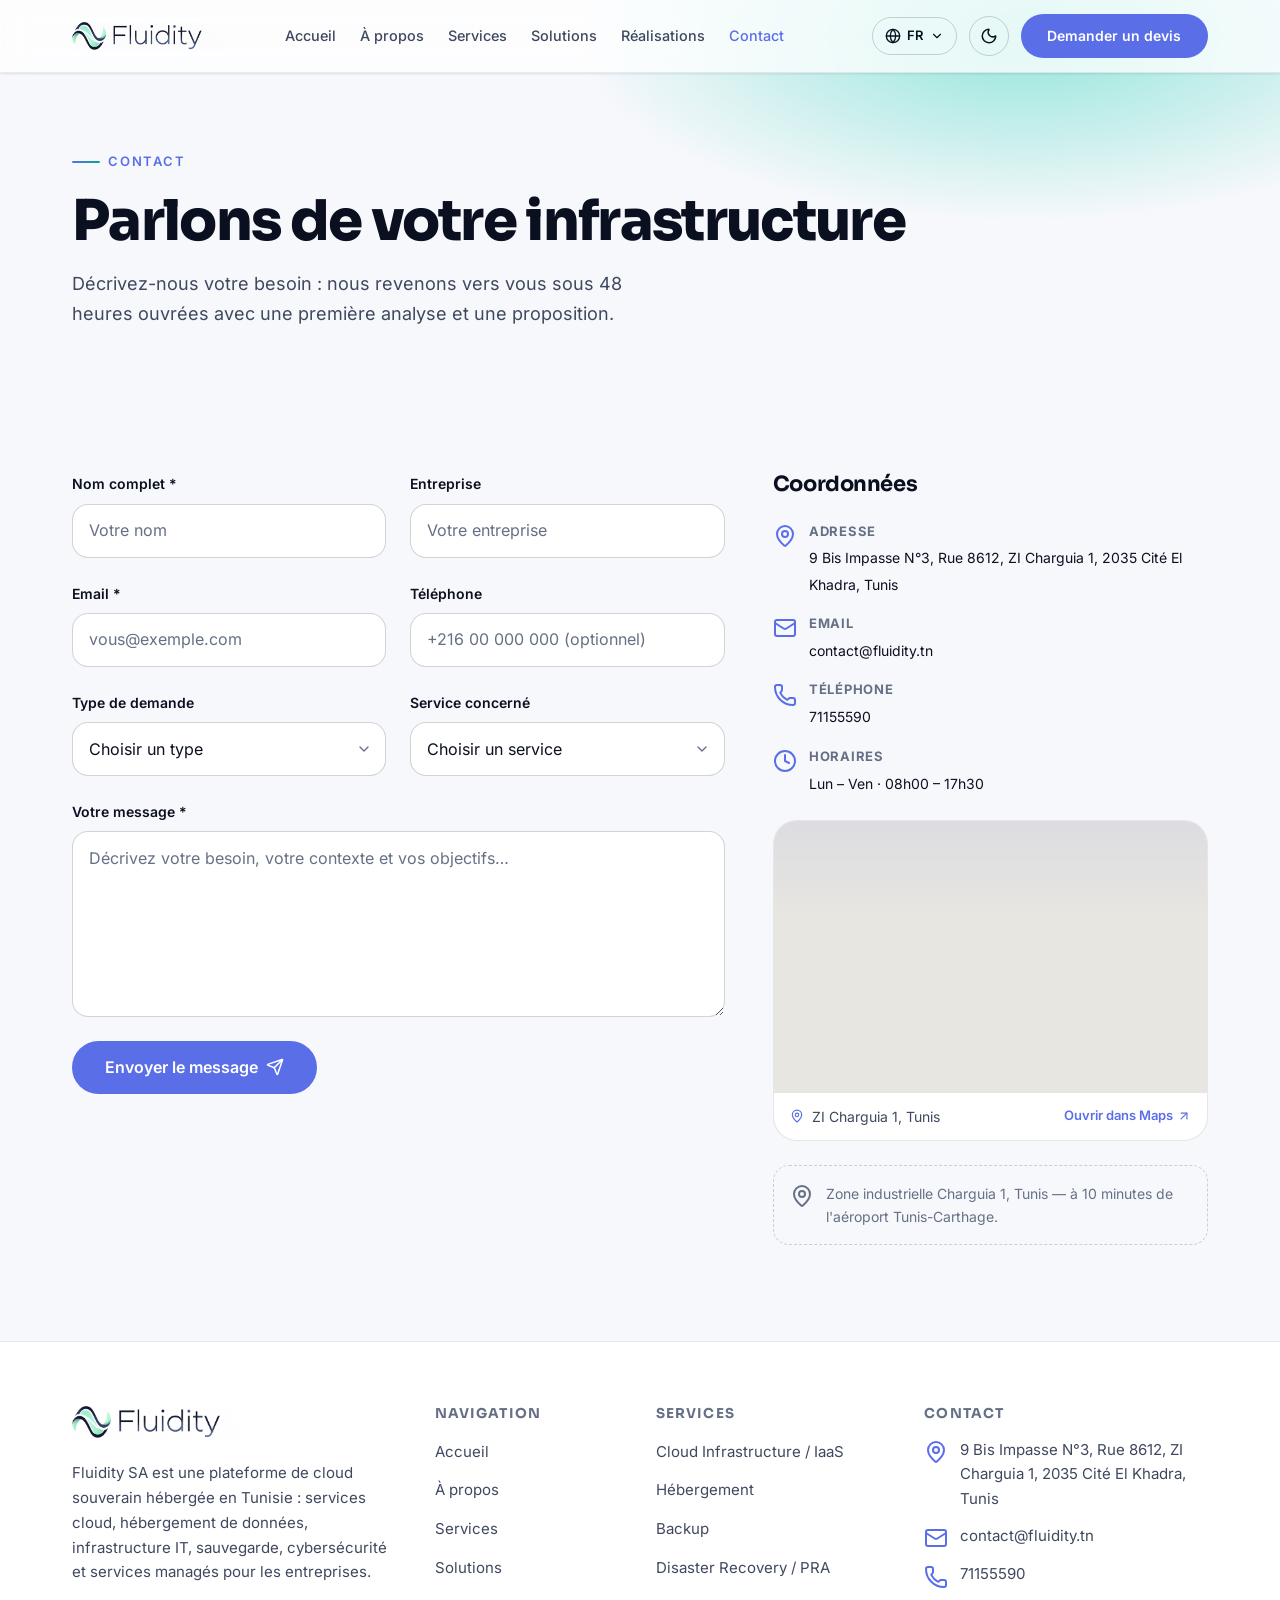
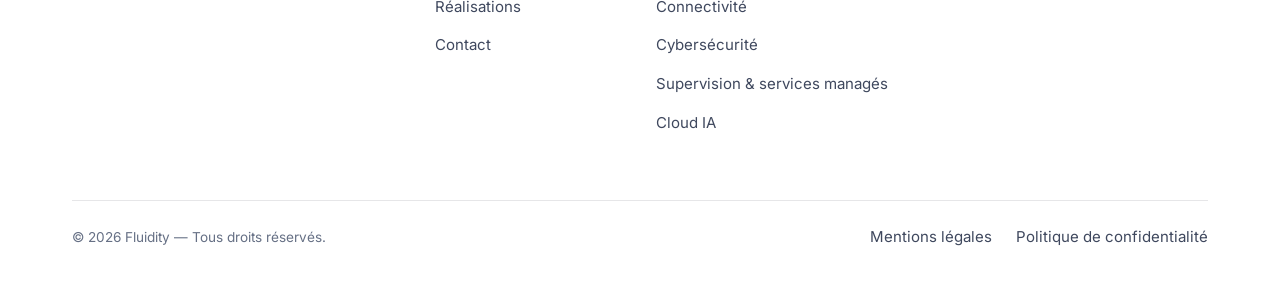
<file: contact/index.html>
<!DOCTYPE html>
<html lang="fr" dir="ltr" data-theme="light">

<head>
  <meta charset="utf-8">
  <title>Parlons de votre infrastructure | Fluidity</title>
  <base href="/">
  <meta name="viewport" content="width=device-width, initial-scale=1">
  <meta name="description"
    content="Décrivez-nous votre besoin : nous revenons vers vous sous 48 heures ouvrées avec une première analyse et une proposition.">
  <meta name="keywords"
    content="Cloud souverain Tunisie, Cloud Tunisie, Cloud Computing Tunisie, Hébergement Cloud Tunisie, IaaS Tunisie, Cloud privé Tunisie, Hébergement de données Tunisie, Backup Cloud Tunisie, PRA Tunisie, Cybersécurité Tunisie, Services managés IT">
  <meta name="geo.region" content="TN">
  <meta name="geo.placename" content="Tunis">
  <meta name="geo.position" content="36.82907997480159;10.203252253552552">
  <meta name="ICBM" content="36.82907997480159, 10.203252253552552">
  <meta name="color-scheme" content="light dark">
  <meta name="theme-color" content="#F7F8FC">
  <meta property="og:type" content="website">
  <meta property="og:site_name" content="Fluidity">
  <meta property="og:title" content="Parlons de votre infrastructure | Fluidity">
  <meta property="og:description"
    content="Décrivez-nous votre besoin : nous revenons vers vous sous 48 heures ouvrées avec une première analyse et une proposition.">
  <meta name="twitter:card" content="summary_large_image">
  <link rel="icon" type="image/png" href="brand/favicon-64.png" sizes="64x64">
  <link rel="apple-touch-icon" href="brand/apple-touch-icon.png">
  <script type="application/ld+json">
  {
    "@context": "https://schema.org",
    "@type": "LocalBusiness",
    "@id": "https://www.fluidity.example/#organization",
    "name": "Fluidity SA",
    "slogan": "Le cloud souverain qui s'adapte à vous en toute fluidité.",
    "description": "Fluidity est une plateforme de Cloud souverain en Tunisie proposant des services Cloud, hébergement, infrastructure, sauvegarde, connectivité, cybersécurité et services managés destinés aux entreprises.",
    "url": "https://www.fluidity.example/",
    "telephone": "+216 71 155 590",
    "foundingDate": "2025-12-18",
    "address": {
      "@type": "PostalAddress",
      "streetAddress": "9 Bis Impasse N°3, Rue 8612, ZI Charguia 1",
      "addressLocality": "Cité El Khadra, Tunis",
      "postalCode": "2035",
      "addressCountry": "TN"
    },
    "geo": { "@type": "GeoCoordinates", "latitude": 36.82907997480159, "longitude": 10.203252253552552 },
    "openingHoursSpecification": [{
      "@type": "OpeningHoursSpecification",
      "dayOfWeek": ["Monday", "Tuesday", "Wednesday", "Thursday", "Friday"],
      "opens": "08:00",
      "closes": "17:30"
    }],
    "areaServed": "Tunisia",
    "knowsAbout": ["Cloud souverain Tunisie", "IaaS Tunisie", "Hébergement de données Tunisie", "Backup Cloud Tunisie", "PRA Tunisie", "Cybersécurité Tunisie", "Services managés IT"]
  }
  </script>
  <script>
    (function () {
      try {
        var t = localStorage.getItem('fluidity-theme');
        if (t === 'light' || t === 'dark') {
          document.documentElement.dataset.theme = t;
        }
      } catch (e) { /* storage unavailable — default theme applies */ }
    })();
  </script>
  <style>
    @font-face {
      font-family: Inter Variable;
      font-style: normal;
      font-display: swap;
      font-weight: 100 900;
      src: url("./media/inter-cyrillic-ext-wght-normal-IYF56FF6.woff2") format("woff2-variations");
      unicode-range: U+0460-052F, U+1C80-1C8A, U+20B4, U+2DE0-2DFF, U+A640-A69F, U+FE2E-FE2F
    }

    @font-face {
      font-family: Inter Variable;
      font-style: normal;
      font-display: swap;
      font-weight: 100 900;
      src: url("./media/inter-cyrillic-wght-normal-JEOLYBOO.woff2") format("woff2-variations");
      unicode-range: U+0301, U+0400-045F, U+0490-0491, U+04B0-04B1, U+2116
    }

    @font-face {
      font-family: Inter Variable;
      font-style: normal;
      font-display: swap;
      font-weight: 100 900;
      src: url("./media/inter-greek-ext-wght-normal-EOVOK2B5.woff2") format("woff2-variations");
      unicode-range: U+1F00-1FFF
    }

    @font-face {
      font-family: Inter Variable;
      font-style: normal;
      font-display: swap;
      font-weight: 100 900;
      src: url("./media/inter-greek-wght-normal-IRE366VL.woff2") format("woff2-variations");
      unicode-range: U+0370-0377, U+037A-037F, U+0384-038A, U+038C, U+038E-03A1, U+03A3-03FF
    }

    @font-face {
      font-family: Inter Variable;
      font-style: normal;
      font-display: swap;
      font-weight: 100 900;
      src: url("./media/inter-vietnamese-wght-normal-CE5GGD3W.woff2") format("woff2-variations");
      unicode-range: U+0102-0103, U+0110-0111, U+0128-0129, U+0168-0169, U+01A0-01A1, U+01AF-01B0, U+0300-0301, U+0303-0304, U+0308-0309, U+0323, U+0329, U+1EA0-1EF9, U+20AB
    }

    @font-face {
      font-family: Inter Variable;
      font-style: normal;
      font-display: swap;
      font-weight: 100 900;
      src: url("./media/inter-latin-ext-wght-normal-HA22NDSG.woff2") format("woff2-variations");
      unicode-range: U+0100-02BA, U+02BD-02C5, U+02C7-02CC, U+02CE-02D7, U+02DD-02FF, U+0304, U+0308, U+0329, U+1D00-1DBF, U+1E00-1E9F, U+1EF2-1EFF, U+2020, U+20A0-20AB, U+20AD-20C0, U+2113, U+2C60-2C7F, U+A720-A7FF
    }

    @font-face {
      font-family: Inter Variable;
      font-style: normal;
      font-display: swap;
      font-weight: 100 900;
      src: url("./media/inter-latin-wght-normal-NRMW37G5.woff2") format("woff2-variations");
      unicode-range: U+0000-00FF, U+0131, U+0152-0153, U+02BB-02BC, U+02C6, U+02DA, U+02DC, U+0304, U+0308, U+0329, U+2000-206F, U+20AC, U+2122, U+2191, U+2193, U+2212, U+2215, U+FEFF, U+FFFD
    }

    @font-face {
      font-family: Sora Variable;
      font-style: normal;
      font-display: swap;
      font-weight: 100 800;
      src: url("./media/sora-latin-ext-wght-normal-6VOG353B.woff2") format("woff2-variations");
      unicode-range: U+0100-02BA, U+02BD-02C5, U+02C7-02CC, U+02CE-02D7, U+02DD-02FF, U+0304, U+0308, U+0329, U+1D00-1DBF, U+1E00-1E9F, U+1EF2-1EFF, U+2020, U+20A0-20AB, U+20AD-20C0, U+2113, U+2C60-2C7F, U+A720-A7FF
    }

    @font-face {
      font-family: Sora Variable;
      font-style: normal;
      font-display: swap;
      font-weight: 100 800;
      src: url("./media/sora-latin-wght-normal-SPU4XLJF.woff2") format("woff2-variations");
      unicode-range: U+0000-00FF, U+0131, U+0152-0153, U+02BB-02BC, U+02C6, U+02DA, U+02DC, U+0304, U+0308, U+0329, U+2000-206F, U+20AC, U+2122, U+2191, U+2193, U+2212, U+2215, U+FEFF, U+FFFD
    }

    @font-face {
      font-family: Cairo Variable;
      font-style: normal;
      font-display: swap;
      font-weight: 200 1000;
      src: url("./media/cairo-arabic-wght-normal-PWNICP73.woff2") format("woff2-variations");
      unicode-range: U+0600-06FF, U+0750-077F, U+0870-088E, U+0890-0891, U+0897-08E1, U+08E3-08FF, U+200C-200E, U+2010-2011, U+204F, U+2E41, U+FB50-FDFF, U+FE70-FE74, U+FE76-FEFC, U+102E0-102FB, U+10E60-10E7E, U+10EC2-10EC4, U+10EFC-10EFF, U+1EE00-1EE03, U+1EE05-1EE1F, U+1EE21-1EE22, U+1EE24, U+1EE27, U+1EE29-1EE32, U+1EE34-1EE37, U+1EE39, U+1EE3B, U+1EE42, U+1EE47, U+1EE49, U+1EE4B, U+1EE4D-1EE4F, U+1EE51-1EE52, U+1EE54, U+1EE57, U+1EE59, U+1EE5B, U+1EE5D, U+1EE5F, U+1EE61-1EE62, U+1EE64, U+1EE67-1EE6A, U+1EE6C-1EE72, U+1EE74-1EE77, U+1EE79-1EE7C, U+1EE7E, U+1EE80-1EE89, U+1EE8B-1EE9B, U+1EEA1-1EEA3, U+1EEA5-1EEA9, U+1EEAB-1EEBB, U+1EEF0-1EEF1
    }

    @font-face {
      font-family: Cairo Variable;
      font-style: normal;
      font-display: swap;
      font-weight: 200 1000;
      src: url("./media/cairo-latin-ext-wght-normal-MOGPTU57.woff2") format("woff2-variations");
      unicode-range: U+0100-02BA, U+02BD-02C5, U+02C7-02CC, U+02CE-02D7, U+02DD-02FF, U+0304, U+0308, U+0329, U+1D00-1DBF, U+1E00-1E9F, U+1EF2-1EFF, U+2020, U+20A0-20AB, U+20AD-20C0, U+2113, U+2C60-2C7F, U+A720-A7FF
    }

    @font-face {
      font-family: Cairo Variable;
      font-style: normal;
      font-display: swap;
      font-weight: 200 1000;
      src: url("./media/cairo-latin-wght-normal-KQSTBPVI.woff2") format("woff2-variations");
      unicode-range: U+0000-00FF, U+0131, U+0152-0153, U+02BB-02BC, U+02C6, U+02DA, U+02DC, U+0304, U+0308, U+0329, U+2000-206F, U+20AC, U+2122, U+2191, U+2193, U+2212, U+2215, U+FEFF, U+FFFD
    }

    *,
    *:before,
    *:after {
      box-sizing: border-box
    }

    html {
      height: 100%;
      scroll-behavior: smooth;
      -webkit-text-size-adjust: 100%
    }

    body {
      margin: 0;
      min-height: 100%;
      font-family: Inter Variable, Cairo Variable, ui-sans-serif, system-ui, -apple-system, Segoe UI, Roboto, sans-serif;
      font-size: 1rem;
      line-height: 1.65;
      color: var(--text-1);
      background: var(--bg);
      -webkit-font-smoothing: antialiased;
      -moz-osx-font-smoothing: grayscale;
      overflow-x: clip
    }

    h1,
    h2,
    h3 {
      font-family: Sora Variable, Cairo Variable, Inter Variable, ui-sans-serif, system-ui, sans-serif;
      line-height: 1.15;
      margin: 0;
      text-wrap: balance;
      letter-spacing: -.02em;
      color: var(--text-1)
    }

    p {
      margin: 0
    }

    a {
      color: var(--accent);
      text-decoration: none
    }

    a:hover {
      color: var(--accent-strong)
    }

    img,
    svg {
      display: block;
      max-width: 100%
    }

    button,
    input,
    select,
    textarea {
      font: inherit;
      color: inherit
    }

    button {
      cursor: pointer
    }

    .btn {
      display: inline-flex;
      align-items: center;
      justify-content: center;
      gap: .5rem;
      padding: .8rem 1.6rem;
      border-radius: 999px;
      border: 1px solid transparent;
      font-weight: 600;
      font-size: .875rem;
      line-height: 1.2;
      text-decoration: none;
      cursor: pointer;
      white-space: nowrap;
      transition: background .25s ease, color .25s ease, border-color .25s ease, transform .25s ease, box-shadow .25s ease
    }

    .btn:focus-visible {
      outline: 2px solid var(--accent);
      outline-offset: 3px
    }

    .btn:active {
      transform: translateY(1px)
    }

    .btn-primary {
      background: var(--accent);
      color: #fff
    }

    .btn-primary:hover {
      background: var(--accent-strong);
      box-shadow: var(--glow);
      color: #fff
    }

    .btn-lg {
      padding: 1rem 2rem;
      font-size: 1rem
    }

    .field {
      display: flex;
      flex-direction: column;
      gap: .5rem
    }

    .field-label {
      font-size: .875rem;
      font-weight: 600;
      color: var(--text-1)
    }

    .field-control {
      width: 100%;
      padding: .8rem 1rem;
      border-radius: 16px;
      border: 1px solid var(--border-strong);
      background: var(--surface);
      color: var(--text-1);
      transition: border-color .2s ease, box-shadow .2s ease
    }

    .field-control::placeholder {
      color: var(--text-3)
    }

    .field-control:focus {
      outline: none;
      border-color: var(--accent);
      box-shadow: 0 0 0 3px var(--accent-soft)
    }

    textarea.field-control {
      resize: vertical;
      min-height: 8rem
    }

    .link-underline {
      position: relative;
      color: var(--text-1);
      font-weight: 600;
      text-decoration: none
    }

    .link-underline:after {
      content: "";
      position: absolute;
      inset-inline-start: 0;
      bottom: -3px;
      width: 100%;
      height: 2px;
      border-radius: 999px;
      background: var(--grad-brand);
      transform: scaleX(0);
      transform-origin: inline-start;
      transition: transform .3s cubic-bezier(.22, 1, .36, 1)
    }

    .link-underline:hover:after,
    .link-underline:focus-visible:after {
      transform: scaleX(1)
    }

    .container {
      width: 100%;
      max-width: 76rem;
      margin-inline: auto;
      padding-inline: clamp(1.25rem, 4vw, 2.5rem)
    }

    .section {
      padding-block: clamp(4rem, 10vw, 6rem);
      position: relative
    }

    .eyebrow {
      display: inline-flex;
      align-items: center;
      gap: .5rem;
      font-size: .8125rem;
      font-weight: 600;
      letter-spacing: .14em;
      text-transform: uppercase;
      color: var(--accent)
    }

    .eyebrow:before {
      content: "";
      width: 1.75rem;
      height: 2px;
      border-radius: 999px;
      background: var(--grad-brand)
    }

    .skip-link {
      position: fixed;
      top: .75rem;
      inset-inline-start: .75rem;
      z-index: 300;
      padding: .75rem 1rem;
      border-radius: 10px;
      background: var(--accent);
      color: #fff;
      font-weight: 600;
      transform: translateY(-200%);
      transition: transform .2s ease
    }

    .skip-link:focus {
      transform: translateY(0);
      color: #fff
    }

    .reveal {
      opacity: 0;
      transform: translateY(24px);
      transition: opacity .7s cubic-bezier(.22, 1, .36, 1), transform .7s cubic-bezier(.22, 1, .36, 1);
      transition-delay: var(--reveal-delay, 0ms)
    }

    .reveal.reveal-done {
      opacity: 1;
      transform: none
    }

    :root {
      --bg: #f7f8fc;
      --bg-elevated: #ffffff;
      --bg-sunken: #eef0f7;
      --surface: #ffffff;
      --surface-hover: #fbfbfe;
      --surface-raised: #ffffff;
      --overlay: rgb(11 16 32 / .45);
      --border: rgb(11 16 32 / .1);
      --border-strong: rgb(11 16 32 / .18);
      --border-accent: rgb(102 126 234 / .35);
      --text-1: #0b1020;
      --text-2: #3f485e;
      --text-3: #667085;
      --text-invert: #ffffff;
      --accent: #5a6ee8;
      --accent-strong: #4c5fe0;
      --accent-soft: rgb(102 126 234 / .12);
      --accent-soft-2: rgb(102 126 234 / .08);
      --teal: #08a98c;
      --teal-soft: rgb(8 169 140 / .12);
      --grad-accent: linear-gradient(120deg, #5a6ee8, #7c8cf0);
      --grad-brand: linear-gradient(120deg, #5a6ee8 0%, #08a98c 100%);
      --grad-brand-vivid: linear-gradient(120deg, #667eea 0%, #00c9a7 100%);
      --danger: #d92d20;
      --danger-soft: rgb(217 45 32 / .1);
      --success: #087443;
      --success-soft: rgb(8 116 67 / .1);
      --glass: rgb(255 255 255 / .75);
      --glass-border: rgb(11 16 32 / .08);
      --shadow-1: 0 1px 2px rgba(11, 16, 32, .05), 0 1px 3px rgba(11, 16, 32, .06);
      --shadow-2: 0 4px 12px rgba(11, 16, 32, .08), 0 2px 4px rgba(11, 16, 32, .05);
      --shadow-3: 0 12px 32px rgba(11, 16, 32, .14), 0 4px 12px rgba(11, 16, 32, .08);
      --glow: 0 8px 40px -8px rgba(102, 126, 234, .45)
    }

    @media(prefers-reduced-motion:reduce) {
      html {
        scroll-behavior: auto
      }

      *,
      *:before,
      *:after {
        animation-duration: .01ms !important;
        animation-iteration-count: 1 !important;
        transition-duration: .01ms !important
      }
    }

    * {
      scrollbar-width: thin;
      scrollbar-color: var(--border-strong) transparent
    }
  </style>
  <link rel="stylesheet" href="styles.css">
  <link rel="stylesheet" href="site.css">
  <style>
    [data-sh-1364014388] {
      display: flex;
      flex-direction: column;
      min-height: 100vh;
      min-height: 100dvh
    }

    main[data-sc-1364014388] {
      flex: 1;
      outline: none
    }

    body.menu-locked[data-sc-1364014388] {
      overflow: hidden
    }
  </style>
  <style>
    [data-sh-3971712132] {
      display: block;
      position: fixed;
      inset-inline: 0;
      top: 0;
      z-index: 100
    }

    .bar[data-sc-3971712132] {
      transition: background .35s ease, border-color .35s ease, box-shadow .35s ease;
      border-bottom: 1px solid transparent
    }

    .bar--home[data-sc-3971712132] {
      background: transparent;
      border-bottom-color: transparent;
      --hdr-fg: var(--text-1);
      --hdr-border: var(--border-strong)
    }

    .bar--home[data-sc-3971712132] .nav-link[data-sc-3971712132],
    .bar--home[data-sc-3971712132] .menu-btn[data-sc-3971712132] {
      color: var(--hdr-fg)
    }

    .bar--home[data-sc-3971712132] .menu-btn[data-sc-3971712132] {
      border-color: var(--hdr-border)
    }

    .bar--solid[data-sc-3971712132] {
      background: var(--glass);
      backdrop-filter: blur(14px);
      -webkit-backdrop-filter: blur(14px);
      border-bottom-color: var(--glass-border);
      box-shadow: var(--shadow-1)
    }

    .bar-inner[data-sc-3971712132] {
      display: flex;
      align-items: center;
      gap: 1.5rem;
      height: 4.5rem
    }

    .brand[data-sc-3971712132] {
      display: inline-flex;
      align-items: center;
      gap: .6rem;
      text-decoration: none
    }

    .brand-logo[data-sc-3971712132] {
      height: 1.75rem;
      width: auto;
      display: block
    }

    html[data-theme=dark][data-sc-3971712132] .brand-logo[data-sc-3971712132],
    [data-theme=dark][data-sh-3971712132] .brand-logo[data-sc-3971712132],
    [data-theme=dark] [data-sh-3971712132] .brand-logo[data-sc-3971712132] {
      filter: brightness(0) invert(1)
    }

    .brand-name[data-sc-3971712132] {
      font-family: Sora Variable, Cairo Variable, Inter Variable, ui-sans-serif, system-ui, sans-serif;
      font-weight: 700;
      font-size: 1.15rem;
      letter-spacing: -.01em;
      color: var(--text-1)
    }

    .nav-desktop[data-sc-3971712132] {
      display: none
    }

    .actions[data-sc-3971712132] {
      display: flex;
      align-items: center;
      gap: .75rem;
      margin-inline-start: auto
    }

    .menu-btn[data-sc-3971712132] {
      display: inline-flex;
      align-items: center;
      justify-content: center;
      width: 2.6rem;
      height: 2.6rem;
      border-radius: 999px;
      border: 1px solid var(--border-strong);
      background: transparent;
      color: var(--text-1);
      transition: border-color .25s ease, color .25s ease
    }

    .menu-btn[data-sc-3971712132]:hover {
      border-color: var(--accent);
      color: var(--accent)
    }

    .header-cta[data-sc-3971712132] {
      display: none
    }

    @media(min-width:64em) {
      .nav-desktop[data-sc-3971712132] {
        display: flex;
        align-items: center;
        gap: 1.5rem;
        margin-inline-start: 2rem
      }

      .nav-link[data-sc-3971712132] {
        color: var(--text-2);
        font-size: .9rem;
        font-weight: 500
      }

      .nav-link.is-active[data-sc-3971712132],
      .nav-link[data-sc-3971712132]:hover {
        color: var(--accent)
      }

      .menu-btn[data-sc-3971712132] {
        display: none
      }

      .header-cta[data-sc-3971712132] {
        display: inline-flex
      }
    }

    .mobile-menu[data-sc-3971712132] {
      position: fixed;
      inset: 0;
      z-index: 200;
      display: flex;
      flex-direction: column;
      justify-content: center;
      padding: clamp(1.25rem, 4vw, 2.5rem);
      background: var(--bg);
      animation: data-sc-3971712132_menu-in .3s cubic-bezier(.22, 1, .36, 1)
    }

    @keyframes data-sc-3971712132_menu-in {
      0% {
        opacity: 0;
        transform: translateY(-1rem)
      }

      to {
        opacity: 1;
        transform: translateY(0)
      }
    }

    .mobile-nav[data-sc-3971712132] {
      display: flex;
      flex-direction: column;
      gap: .5rem
    }

    .mobile-link[data-sc-3971712132] {
      font-family: Sora Variable, Cairo Variable, Inter Variable, ui-sans-serif, system-ui, sans-serif;
      font-size: clamp(1.8rem, 7vw, 2.6rem);
      font-weight: 700;
      color: var(--text-1);
      text-decoration: none;
      padding-block: .4rem;
      opacity: 0;
      transform: translateY(1rem);
      animation: data-sc-3971712132_link-in .5s cubic-bezier(.22, 1, .36, 1) forwards;
      animation-delay: calc(var(--stagger) * 55ms + 80ms)
    }

    .mobile-link.is-active[data-sc-3971712132],
    .mobile-link[data-sc-3971712132]:hover {
      color: var(--accent)
    }

    @keyframes data-sc-3971712132_link-in {
      to {
        opacity: 1;
        transform: translateY(0)
      }
    }

    .mobile-actions[data-sc-3971712132] {
      display: flex;
      align-items: center;
      gap: .75rem;
      margin-top: 3rem;
      padding-top: 1.5rem;
      border-top: 1px solid var(--border)
    }
  </style>
  <style>
    .footer[data-sc-4204122938] {
      background: var(--bg-elevated);
      border-top: 1px solid var(--border);
      padding-block: 4rem 2rem;
      margin-top: auto
    }

    .grid[data-sc-4204122938] {
      display: grid;
      grid-template-columns: 1fr;
      gap: 3rem
    }

    @media(min-width:48em) {
      .grid[data-sc-4204122938] {
        grid-template-columns: repeat(2, 1fr)
      }
    }

    @media(min-width:64em) {
      .grid[data-sc-4204122938] {
        grid-template-columns: 1.4fr .8fr 1fr 1.2fr;
        gap: 2rem
      }
    }

    .brand[data-sc-4204122938] {
      display: inline-flex;
      align-items: center;
      gap: .6rem;
      text-decoration: none
    }

    .brand-logo[data-sc-4204122938] {
      height: 2rem;
      width: auto;
      display: block
    }

    html[data-theme=dark][data-sc-4204122938] .brand-logo[data-sc-4204122938],
    [data-theme=dark][data-sh-4204122938] .brand-logo[data-sc-4204122938],
    [data-theme=dark] [data-sh-4204122938] .brand-logo[data-sc-4204122938] {
      filter: brightness(0) invert(1)
    }

    .brand-name[data-sc-4204122938] {
      font-family: Sora Variable, Cairo Variable, Inter Variable, ui-sans-serif, system-ui, sans-serif;
      font-weight: 700;
      font-size: 1.2rem;
      color: var(--text-1)
    }

    .desc[data-sc-4204122938] {
      margin-block-start: 1rem;
      color: var(--text-2);
      font-size: .9375rem;
      max-width: 30rem
    }

    .social[data-sc-4204122938] {
      display: flex;
      gap: .5rem;
      margin-block-start: 1.5rem
    }

    .social-link[data-sc-4204122938] {
      display: inline-flex;
      align-items: center;
      justify-content: center;
      width: 2.4rem;
      height: 2.4rem;
      border-radius: 999px;
      border: 1px solid var(--border-strong);
      color: var(--text-2);
      transition: border-color .25s ease, color .25s ease, transform .25s ease
    }

    .social-link[data-sc-4204122938]:hover {
      border-color: var(--accent);
      color: var(--accent);
      transform: translateY(-2px)
    }

    .col-title[data-sc-4204122938] {
      font-size: .85rem;
      font-weight: 700;
      letter-spacing: .08em;
      text-transform: uppercase;
      color: var(--text-3);
      margin-block-end: 1rem
    }

    .col-list[data-sc-4204122938],
    .contact-list[data-sc-4204122938] {
      list-style: none;
      margin: 0;
      padding: 0;
      display: flex;
      flex-direction: column;
      gap: .75rem
    }

    .f-link[data-sc-4204122938] {
      color: var(--text-2);
      text-decoration: none;
      font-size: .9375rem;
      transition: color .2s ease
    }

    .f-link[data-sc-4204122938]:hover {
      color: var(--accent)
    }

    .contact-list[data-sc-4204122938] li[data-sc-4204122938] {
      display: flex;
      align-items: flex-start;
      gap: .75rem;
      color: var(--text-2);
      font-size: .9375rem
    }

    .contact-list[data-sc-4204122938] li[data-sc-4204122938] site-icon[data-sc-4204122938] {
      color: var(--accent);
      margin-top: .15rem;
      flex-shrink: 0
    }

    .legal[data-sc-4204122938] {
      display: flex;
      flex-direction: column;
      gap: .75rem;
      margin-block-start: 4rem;
      padding-block-start: 1.5rem;
      border-top: 1px solid var(--border)
    }

    @media(min-width:64em) {
      .legal[data-sc-4204122938] {
        flex-direction: row;
        align-items: center;
        justify-content: space-between
      }
    }

    .copyright[data-sc-4204122938] {
      color: var(--text-3);
      font-size: .85rem
    }

    .legal-links[data-sc-4204122938] {
      display: flex;
      gap: 1.5rem
    }
  </style>
  <style>
    .wrap[data-sc-1003395257] {
      position: relative
    }

    .trigger[data-sc-1003395257] {
      display: inline-flex;
      align-items: center;
      gap: .4rem;
      padding: .45rem .75rem;
      border-radius: var(--radius-full, 999px);
      border: 1px solid var(--hdr-border, var(--border-strong));
      background: transparent;
      color: var(--hdr-fg, var(--text-1));
      font-size: .8125rem;
      font-weight: 600;
      transition: border-color .25s ease, color .25s ease
    }

    .trigger[data-sc-1003395257]:hover,
    .trigger[aria-expanded=true][data-sc-1003395257] {
      border-color: var(--accent);
      color: var(--accent)
    }

    .chev[data-sc-1003395257] {
      transition: transform .25s ease
    }

    .chev--open[data-sc-1003395257] {
      transform: rotate(180deg)
    }

    .menu[data-sc-1003395257] {
      position: absolute;
      top: calc(100% + .5rem);
      inset-inline-end: 0;
      min-width: 11rem;
      margin: 0;
      padding: .35rem;
      list-style: none;
      background: var(--surface-raised);
      border: 1px solid var(--border);
      border-radius: var(--radius-md, 16px);
      box-shadow: var(--shadow-3);
      z-index: 60
    }

    .option[data-sc-1003395257] {
      display: flex;
      align-items: center;
      justify-content: space-between;
      gap: .5rem;
      width: 100%;
      padding: .55rem .75rem;
      border: 0;
      border-radius: var(--radius-sm, 10px);
      background: transparent;
      color: var(--text-1);
      font-size: .875rem;
      font-weight: 500;
      text-align: start
    }

    .option[data-sc-1003395257]:hover {
      background: var(--accent-soft)
    }

    .option--active[data-sc-1003395257] {
      color: var(--accent-strong);
      font-weight: 600
    }
  </style>
  <style>
    .theme-toggle[data-sc-3373500935] {
      display: inline-flex;
      align-items: center;
      justify-content: center;
      width: 2.5rem;
      height: 2.5rem;
      border-radius: var(--radius-full, 999px);
      border: 1px solid var(--hdr-border, var(--border-strong));
      background: transparent;
      color: var(--hdr-fg, var(--text-1));
      transition: border-color .25s ease, color .25s ease, transform .25s ease
    }

    .theme-toggle[data-sc-3373500935]:hover {
      border-color: var(--accent);
      color: var(--accent);
      transform: rotate(12deg)
    }
  </style>
  <style>
    [data-sh-1438975023] {
      display: inline-flex;
      line-height: 0
    }
  </style>
  <style>
    .page-hero[data-sc-3943533529] {
      padding-block: 9rem 3rem;
      background: radial-gradient(50% 70% at 80% 10%, rgba(0, 201, 167, .4), transparent 70%), var(--bg)
    }

    .page-hero[data-sc-3943533529] h1[data-sc-3943533529] {
      font-size: clamp(2.2rem, 1.5rem + 3.2vw, 3.5rem);
      font-weight: 800;
      letter-spacing: -.03em;
      margin-block-start: 1rem
    }

    .lede[data-sc-3943533529] {
      margin-block-start: 1rem;
      font-size: 1.125rem;
      color: var(--text-2);
      max-width: 38rem
    }

    .layout[data-sc-3943533529] {
      display: grid;
      grid-template-columns: 1fr;
      gap: 3rem;
      align-items: start
    }

    @media(min-width:64em) {
      .layout[data-sc-3943533529] {
        grid-template-columns: 1.5fr 1fr
      }
    }

    form[data-sc-3943533529] {
      display: flex;
      flex-direction: column;
      gap: 1.5rem
    }

    .row[data-sc-3943533529] {
      display: grid;
      grid-template-columns: 1fr;
      gap: 1.5rem
    }

    @media(min-width:40em) {
      .row[data-sc-3943533529] {
        grid-template-columns: 1fr 1fr
      }
    }

    .select-wrap[data-sc-3943533529] {
      position: relative
    }

    .select-wrap[data-sc-3943533529] select[data-sc-3943533529] {
      appearance: none;
      padding-inline-end: 2.4rem;
      cursor: pointer
    }

    .select-wrap[data-sc-3943533529] site-glyph[data-sc-3943533529] {
      position: absolute;
      inset-inline-end: .9rem;
      top: 50%;
      transform: translateY(-50%);
      color: var(--text-3);
      pointer-events: none
    }

    .submit-error[data-sc-3943533529] {
      display: flex;
      align-items: center;
      gap: .5rem;
      padding: .75rem 1rem;
      border-radius: 16px;
      background: var(--danger-soft);
      color: var(--danger);
      font-size: .875rem;
      font-weight: 500
    }

    form[data-sc-3943533529] .btn[data-sc-3943533529] {
      align-self: flex-start
    }

    .spin[data-sc-3943533529] {
      animation: data-sc-3943533529_spin 1s linear infinite
    }

    @keyframes data-sc-3943533529_spin {
      to {
        transform: rotate(360deg)
      }
    }

    .success[data-sc-3943533529] {
      background: var(--surface);
      border: 1px solid var(--border);
      border-radius: 24px;
      padding: 3rem 2rem;
      display: flex;
      flex-direction: column;
      align-items: flex-start;
      gap: .75rem
    }

    .success[data-sc-3943533529] site-glyph[data-sc-3943533529] {
      color: var(--success)
    }

    .success[data-sc-3943533529] h2[data-sc-3943533529] {
      font-size: 1.625rem
    }

    .success[data-sc-3943533529] p[data-sc-3943533529] {
      color: var(--text-2)
    }

    .success[data-sc-3943533529] .btn[data-sc-3943533529] {
      margin-block-start: .5rem
    }

    .info-col[data-sc-3943533529] {
      display: flex;
      flex-direction: column;
      gap: 1.5rem
    }

    .info-col[data-sc-3943533529] h2[data-sc-3943533529] {
      font-size: 1.3125rem
    }

    .info-list[data-sc-3943533529] {
      list-style: none;
      margin: 0;
      padding: 0;
      display: flex;
      flex-direction: column;
      gap: 1rem
    }

    .info-list[data-sc-3943533529] li[data-sc-3943533529] {
      display: flex;
      gap: .75rem;
      align-items: flex-start
    }

    .info-list[data-sc-3943533529] site-icon[data-sc-3943533529] {
      color: var(--accent);
      margin-top: .2rem;
      flex-shrink: 0
    }

    .info-list[data-sc-3943533529] .info-label[data-sc-3943533529] {
      display: block;
      font-size: .8125rem;
      font-weight: 700;
      letter-spacing: .06em;
      text-transform: uppercase;
      color: var(--text-3);
      margin-block-end: .15rem
    }

    .info-list[data-sc-3943533529] span[data-sc-3943533529] {
      color: var(--text-1);
      font-size: .875rem
    }

    .social[data-sc-3943533529] {
      display: flex;
      gap: .5rem
    }

    .social-link[data-sc-3943533529] {
      display: inline-flex;
      align-items: center;
      justify-content: center;
      width: 2.4rem;
      height: 2.4rem;
      border-radius: 999px;
      border: 1px solid var(--border-strong);
      color: var(--text-2);
      transition: border-color .25s ease, color .25s ease, transform .25s ease
    }

    .social-link[data-sc-3943533529]:hover {
      border-color: var(--accent);
      color: var(--accent);
      transform: translateY(-2px)
    }

    .map-note[data-sc-3943533529] {
      display: flex;
      gap: .75rem;
      padding: 1rem;
      border: 1px dashed var(--border-strong);
      border-radius: 16px;
      color: var(--text-3);
      font-size: .875rem
    }

    .map-note[data-sc-3943533529] site-icon[data-sc-3943533529] {
      flex-shrink: 0;
      margin-top: .15rem
    }
  </style>
  <style>
    [data-sh-4072591605] {
      display: block
    }

    .map-box[data-sc-4072591605] {
      background: var(--surface);
      border: 1px solid var(--border);
      border-radius: 24px;
      margin: 0;
      overflow: hidden
    }

    .map-frame[data-sc-4072591605] {
      position: relative;
      aspect-ratio: 16/10;
      min-height: 13rem;
      background: var(--surface-2)
    }

    .map-frame[data-sc-4072591605] iframe[data-sc-4072591605] {
      display: block;
      width: 100%;
      height: 100%;
      border: 0
    }

    .map-scrim[data-sc-4072591605] {
      position: absolute;
      inset: 0;
      pointer-events: none;
      background: linear-gradient(180deg, rgba(90, 110, 232, .08), transparent 35%)
    }

    .map-fallback[data-sc-4072591605] {
      position: absolute;
      inset: 0;
      display: flex;
      flex-direction: column;
      align-items: center;
      justify-content: center;
      gap: .5rem;
      padding: 1.5rem;
      text-align: center;
      color: var(--text-3);
      font-size: .875rem
    }

    .map-fallback[data-sc-4072591605] site-glyph[data-sc-4072591605] {
      color: var(--accent)
    }

    .map-caption[data-sc-4072591605] {
      display: flex;
      align-items: center;
      justify-content: space-between;
      gap: .75rem;
      padding: .75rem 1rem;
      border-top: 1px solid var(--border);
      font-size: .875rem;
      color: var(--text-2)
    }

    .map-caption-text[data-sc-4072591605] {
      display: flex;
      align-items: center;
      gap: .5rem;
      min-width: 0
    }

    .map-caption-text[data-sc-4072591605] site-glyph[data-sc-4072591605] {
      flex-shrink: 0;
      color: var(--accent)
    }

    .map-caption-text[data-sc-4072591605] span[data-sc-4072591605] {
      overflow: hidden;
      text-overflow: ellipsis;
      white-space: nowrap
    }

    .map-link[data-sc-4072591605] {
      display: inline-flex;
      align-items: center;
      gap: .25rem;
      flex-shrink: 0;
      font-weight: 600;
      font-size: .8125rem;
      color: var(--accent);
      text-decoration: none;
      transition: color .25s ease
    }

    .map-link[data-sc-4072591605]:hover {
      text-decoration: underline
    }
  </style>
  <link rel="canonical" href="https://www.fluidity.example/contact">
  <meta property="og:url" content="https://www.fluidity.example/contact">
  <meta name="twitter:title" content="Parlons de votre infrastructure | Fluidity">
  <meta name="twitter:description"
    content="Décrivez-nous votre besoin : nous revenons vers vous sous 48 heures ouvrées avec une première analyse et une proposition.">
</head>

<body>
  <site-root data-sh-1364014388><a data-sc-1364014388 href="#main-content" class="skip-link">Aller au contenu
      principal</a><site-header data-sc-1364014388 data-sh-3971712132>
      <div data-sc-3971712132 class="bar bar--solid">
        <div data-sc-3971712132 class="bar-inner container"><a data-sc-3971712132
            aria-label="Fluidity — Accueil" class="brand" href="/"><img data-sc-3971712132 src="brand/logo-full.png"
              alt="Fluidity" width="140" height="25" class="brand-logo" data-i18n-attr="alt:meta.brand"></a>
          <nav data-sc-3971712132 aria-label="Navigation principale" class="nav-desktop"><a data-sc-3971712132 class="nav-link link-underline" href="/"
              data-i18n="header.nav.home">Accueil</a><a data-sc-3971712132
              class="nav-link link-underline" href="/a-propos" data-i18n="header.nav.about">À propos</a><a
              data-sc-3971712132 class="nav-link link-underline" href="/services"
              data-i18n="header.nav.services">Services</a><a data-sc-3971712132
              class="nav-link link-underline" href="/solutions" data-i18n="header.nav.solutions">Solutions</a><a
              data-sc-3971712132 class="nav-link link-underline" href="/projets"
              data-i18n="header.nav.projects">Réalisations</a><a data-sc-3971712132
              class="nav-link link-underline is-active" href="/contact"
              data-i18n="header.nav.contact">Contact</a></nav>
          <div data-sc-3971712132 class="actions"><site-language-selector data-sc-3971712132 data-sh-1003395257>
              <div data-sc-1003395257 class="wrap"><button data-sc-1003395257 type="button" aria-haspopup="listbox"
                  class="trigger" aria-expanded="false" aria-label="Langue"
                  data-i18n-attr="aria-label:language.label"><site-glyph data-sc-1003395257
                    aria-hidden="true"><svg xmlns="http://www.w3.org/2000/svg" width="16" height="16"
                      viewBox="0 0 24 24" fill="none" stroke="currentColor" stroke-width="2" stroke-linecap="round"
                      stroke-linejoin="round" class="lucide">
                      <circle cx="12" cy="12" r="10" />
                      <path d="M12 2a14.5 14.5 0 0 0 0 20 14.5 14.5 0 0 0 0-20" />
                      <path d="M2 12h20" />
                    </svg></site-glyph><span data-sc-1003395257 class="code">FR</span><site-glyph data-sc-1003395257 class="chev" aria-hidden="true"><svg xmlns="http://www.w3.org/2000/svg" width="14"
                      height="14" viewBox="0 0 24 24" fill="none" stroke="currentColor" stroke-width="2"
                      stroke-linecap="round" stroke-linejoin="round" class="lucide chev">
                      <path d="m6 9 6 6 6-6" />
                    </svg></site-glyph></button></div>
            </site-language-selector><site-theme-toggle data-sc-3971712132 data-sh-3373500935><button data-sc-3373500935
                type="button" class="theme-toggle" aria-label="Passer en thème sombre" title="Passer en thème sombre"
                data-i18n-attr="aria-label:theme.toDark;title:theme.toDark"><site-glyph data-sc-3373500935 aria-hidden="true"><svg xmlns="http://www.w3.org/2000/svg" width="18" height="18"
                    viewBox="0 0 24 24" fill="none" stroke="currentColor" stroke-width="2" stroke-linecap="round"
                    stroke-linejoin="round" class="lucide">
                    <path
                      d="M20.985 12.486a9 9 0 1 1-9.473-9.472c.405-.022.617.46.402.803a6 6 0 0 0 8.268 8.268c.344-.215.825-.004.803.401" />
                  </svg></site-glyph></button></site-theme-toggle><a data-sc-3971712132
              class="btn btn-primary header-cta" href="/contact" data-i18n="header.cta">Demander un devis</a><button
              data-sc-3971712132 type="button" class="menu-btn" aria-expanded="false" aria-label="Ouvrir le menu"
              data-i18n-attr="aria-label:header.menuOpen"><site-glyph data-sc-3971712132
                aria-hidden="true"><svg xmlns="http://www.w3.org/2000/svg" width="22" height="22" viewBox="0 0 24 24"
                  fill="none" stroke="currentColor" stroke-width="2" stroke-linecap="round" stroke-linejoin="round"
                  class="lucide">
                  <path d="M4 5h16" />
                  <path d="M4 12h16" />
                  <path d="M4 19h16" />
                </svg></site-glyph></button></div>
        </div>
      </div>
    </site-header>
    <main data-sc-1364014388 id="main-content" tabindex="-1"><site-contact-page data-sh-3943533529>
        <section data-sc-3943533529 class="page-hero">
          <div data-sc-3943533529 class="container">
            <p data-sc-3943533529 class="reveal eyebrow reveal-done" data-i18n="header.nav.contact">Contact
            </p>
            <h1 data-sc-3943533529 class="reveal reveal-done" data-i18n="contact.hero.title"
              style="--reveal-delay:80ms;">Parlons de votre infrastructure</h1>
            <p data-sc-3943533529 class="reveal lede reveal-done" data-i18n="contact.hero.subtitle"
              style="--reveal-delay:160ms;">Décrivez-nous votre besoin : nous revenons vers vous sous 48 heures ouvrées
              avec une première analyse et une proposition.</p>
          </div>
        </section>
        <section data-sc-3943533529 class="section">
          <div data-sc-3943533529 class="container layout">
            <div data-sc-3943533529 class="reveal form-col reveal-done">
              <form data-sc-3943533529 novalidate>
                <div data-sc-3943533529 class="row">
                  <div data-sc-3943533529 class="field"><label data-sc-3943533529 for="c-name" class="field-label"
                      data-i18n="contact.form.name" data-i18n-suffix=" *">Nom complet *</label><input data-sc-3943533529
                      id="c-name" type="text" name="name" class="field-control" placeholder="Votre nom"
                      aria-invalid="false" value data-i18n-attr="placeholder:contact.form.namePlaceholder"></div>
                  <div data-sc-3943533529 class="field"><label data-sc-3943533529 for="c-company" class="field-label"
                      data-i18n="contact.form.company">Entreprise</label><input data-sc-3943533529 id="c-company"
                      type="text" name="company" class="field-control"
                      placeholder="Votre entreprise" value data-i18n-attr="placeholder:contact.form.companyPlaceholder">
                  </div>
                </div>
                <div data-sc-3943533529 class="row">
                  <div data-sc-3943533529 class="field"><label data-sc-3943533529 for="c-email" class="field-label"
                      data-i18n="contact.form.email" data-i18n-suffix=" *">Email *</label><input data-sc-3943533529
                      id="c-email" type="email" name="email" class="field-control" placeholder="vous@exemple.com"
                      aria-invalid="false" value data-i18n-attr="placeholder:contact.form.emailPlaceholder">
                  </div>
                  <div data-sc-3943533529 class="field"><label data-sc-3943533529 for="c-phone" class="field-label"
                      data-i18n="contact.form.phone">Téléphone</label><input data-sc-3943533529 id="c-phone" type="tel"
                      name="phone" class="field-control"
                      placeholder="+216 00 000 000 (optionnel)" value
                      data-i18n-attr="placeholder:contact.form.phonePlaceholder"></div>
                </div>
                <div data-sc-3943533529 class="row">
                  <div data-sc-3943533529 class="field"><label data-sc-3943533529 for="c-request" class="field-label"
                      data-i18n="contact.form.requestType">Type de demande</label>
                    <div data-sc-3943533529 class="select-wrap"><select data-sc-3943533529 id="c-request"
                        name="requestType" class="field-control">
                        <option data-sc-3943533529 value data-i18n="contact.form.requestTypePlaceholder">Choisir un type
                        </option>
                        <option data-sc-3943533529 value="quote" data-i18n="contact.form.requestQuote">Demande de devis
                        </option>
                        <option data-sc-3943533529 value="meeting" data-i18n="contact.form.requestMeeting">Prise de
                          rendez-vous</option>
                        <option data-sc-3943533529 value="info" data-i18n="contact.form.requestInfo">Demande
                          d'information</option>
                      </select><site-glyph data-sc-3943533529 aria-hidden="true"><svg
                          xmlns="http://www.w3.org/2000/svg" width="16" height="16" viewBox="0 0 24 24" fill="none"
                          stroke="currentColor" stroke-width="2" stroke-linecap="round" stroke-linejoin="round"
                          class="lucide">
                          <path d="m6 9 6 6 6-6" />
                        </svg></site-glyph></div>
                  </div>
                  <div data-sc-3943533529 class="field"><label data-sc-3943533529 for="c-service" class="field-label"
                      data-i18n="contact.form.service">Service concerné</label>
                    <div data-sc-3943533529 class="select-wrap"><select data-sc-3943533529 id="c-service"
                        name="service" class="field-control">
                        <option data-sc-3943533529 value data-i18n="contact.form.servicePlaceholder">Choisir un service
                        </option>
                        <option data-sc-3943533529 value="iaas" data-i18n="services.0.title">Cloud Infrastructure / IaaS
                        </option>
                        <option data-sc-3943533529 value="hebergement" data-i18n="legalPage.mentions.hostTitle">
                          Hébergement</option>
                        <option data-sc-3943533529 value="backup" data-i18n="services.2.title">Backup</option>
                        <option data-sc-3943533529 value="pra" data-i18n="services.3.title">Disaster Recovery / PRA
                        </option>
                        <option data-sc-3943533529 value="connectivite" data-i18n="services.4.title">Connectivité
                        </option>
                        <option data-sc-3943533529 value="cybersecurite" data-i18n="services.5.title">Cybersécurité
                        </option>
                        <option data-sc-3943533529 value="manages" data-i18n="services.6.title">Supervision &amp;
                          services managés</option>
                        <option data-sc-3943533529 value="cloud-ia" data-i18n="services.7.title">Cloud IA</option>
                        
                        <option data-sc-3943533529 value="other" data-i18n="contact.form.serviceNone">Autre / je ne sais
                          pas encore</option>
                      </select><site-glyph data-sc-3943533529 aria-hidden="true"><svg
                          xmlns="http://www.w3.org/2000/svg" width="16" height="16" viewBox="0 0 24 24" fill="none"
                          stroke="currentColor" stroke-width="2" stroke-linecap="round" stroke-linejoin="round"
                          class="lucide">
                          <path d="m6 9 6 6 6-6" />
                        </svg></site-glyph></div>
                  </div>
                </div>
                <div data-sc-3943533529 class="field"><label data-sc-3943533529 for="c-message" class="field-label"
                    data-i18n="contact.form.message" data-i18n-suffix=" *">Votre message *</label><textarea
                    data-sc-3943533529 id="c-message" name="message" rows="6" class="field-control"
                    placeholder="Décrivez votre besoin, votre contexte et vos objectifs…" aria-invalid="false"
                    data-i18n-attr="placeholder:contact.form.messagePlaceholder"></textarea></div><button
                  data-sc-3943533529 type="submit" class="btn btn-primary btn-lg"><span data-sc-3943533529
                    data-i18n="contact.form.submit">Envoyer le message</span><site-glyph data-sc-3943533529
                    aria-hidden="true"><svg xmlns="http://www.w3.org/2000/svg" width="18" height="18"
                      viewBox="0 0 24 24" fill="none" stroke="currentColor" stroke-width="2" stroke-linecap="round"
                      stroke-linejoin="round" class="lucide">
                      <path
                        d="M14.536 21.686a.5.5 0 0 0 .937-.024l6.5-19a.496.496 0 0 0-.635-.635l-19 6.5a.5.5 0 0 0-.024.937l7.93 3.18a2 2 0 0 1 1.112 1.11z" />
                      <path d="m21.854 2.147-10.94 10.939" />
                    </svg></site-glyph></button>
              </form>
            </div>
            <aside data-sc-3943533529 class="reveal info-col reveal-done" style="--reveal-delay:120ms;">
              <h2 data-sc-3943533529 data-i18n="contact.info.title">Coordonnées</h2>
              <ul data-sc-3943533529 class="info-list">
                <li data-sc-3943533529><site-icon data-sc-3943533529 data-sh-1438975023><site-glyph data-sc-1438975023
                      aria-hidden="true"><svg xmlns="http://www.w3.org/2000/svg" width="24" height="24"
                        viewBox="0 0 24 24" fill="none" stroke="currentColor" stroke-width="2" stroke-linecap="round"
                        stroke-linejoin="round" class="lucide">
                        <path
                          d="M20 10c0 4.993-5.539 10.193-7.399 11.799a1 1 0 0 1-1.202 0C9.539 20.193 4 14.993 4 10a8 8 0 0 1 16 0" />
                        <circle cx="12" cy="10" r="3" />
                      </svg></site-glyph></site-icon>
                  <div data-sc-3943533529><span data-sc-3943533529 class="info-label"
                      data-i18n="contact.info.addressLabel">Adresse</span><span data-sc-3943533529
                      data-i18n="contactInfo.address">9 Bis Impasse N°3, Rue 8612, ZI Charguia 1, 2035 Cité El Khadra,
                      Tunis</span></div>
                </li>
                <li data-sc-3943533529><site-icon data-sc-3943533529 data-sh-1438975023><site-glyph data-sc-1438975023
                      aria-hidden="true"><svg xmlns="http://www.w3.org/2000/svg" width="24" height="24"
                        viewBox="0 0 24 24" fill="none" stroke="currentColor" stroke-width="2" stroke-linecap="round"
                        stroke-linejoin="round" class="lucide">
                        <path d="m22 7-8.991 5.727a2 2 0 0 1-2.009 0L2 7" />
                        <rect x="2" y="4" width="20" height="16" rx="2" />
                      </svg></site-glyph></site-icon>
                  <div data-sc-3943533529><span data-sc-3943533529 class="info-label"
                      data-i18n="contact.form.email">Email</span><span data-sc-3943533529
                      data-i18n="contact.info.emailPending">contact@fluidity.tn</span></div>
                </li>
                <li data-sc-3943533529><site-icon data-sc-3943533529 data-sh-1438975023><site-glyph data-sc-1438975023
                      aria-hidden="true"><svg xmlns="http://www.w3.org/2000/svg" width="24" height="24"
                        viewBox="0 0 24 24" fill="none" stroke="currentColor" stroke-width="2" stroke-linecap="round"
                        stroke-linejoin="round" class="lucide">
                        <path
                          d="M13.832 16.568a1 1 0 0 0 1.213-.303l.355-.465A2 2 0 0 1 17 15h3a2 2 0 0 1 2 2v3a2 2 0 0 1-2 2A18 18 0 0 1 2 4a2 2 0 0 1 2-2h3a2 2 0 0 1 2 2v3a2 2 0 0 1-.8 1.6l-.468.351a1 1 0 0 0-.292 1.233 14 14 0 0 0 6.392 6.384" />
                      </svg></site-glyph></site-icon>
                  <div data-sc-3943533529><span data-sc-3943533529 class="info-label"
                      data-i18n="contact.form.phone">Téléphone</span><span data-sc-3943533529
                      data-i18n="contactInfo.phone">71155590</span></div>
                </li>
                <li data-sc-3943533529><site-icon data-sc-3943533529 data-sh-1438975023><site-glyph data-sc-1438975023
                      aria-hidden="true"><svg xmlns="http://www.w3.org/2000/svg" width="24" height="24"
                        viewBox="0 0 24 24" fill="none" stroke="currentColor" stroke-width="2" stroke-linecap="round"
                        stroke-linejoin="round" class="lucide">
                        <circle cx="12" cy="12" r="10" />
                        <path d="M12 6v6l4 2" />
                      </svg></site-glyph></site-icon>
                  <div data-sc-3943533529><span data-sc-3943533529 class="info-label"
                      data-i18n="contact.info.hoursLabel">Horaires</span><span data-sc-3943533529
                      data-i18n="contactInfo.hours">Lun – Ven · 08h00 – 17h30</span></div>
                </li>
              </ul><site-company-map data-sc-3943533529 data-sh-4072591605>
                <figure data-sc-4072591605 class="map-box">
                  <div data-sc-4072591605 class="map-frame"><iframe data-sc-4072591605 loading="lazy"
                      title="Fluidity SA sur la carte" srcdoc="&lt;!doctype html&gt;
&lt;html lang=&quot;fr&quot;&gt;
&lt;head&gt;
&lt;meta charset=&quot;utf-8&quot;&gt;
&lt;style&gt;
  html, body { margin: 0; height: 100%; background: #e8e6e1; }
  iframe { display: block; width: 100%; height: 100%; border: 0; }
&lt;/style&gt;
&lt;/head&gt;
&lt;body&gt;
&lt;iframe src=&quot;https://www.openstreetmap.org/export/embed.html?bbox=10.191252%2C36.823080%2C10.215252%2C36.835080&amp;layer=mapnik&amp;marker=36.82907997480159%2C10.203252253552552&quot; title=&quot;Fluidity SA — map&quot; loading=&quot;lazy&quot;&gt;&lt;/iframe&gt;
&lt;/body&gt;
&lt;/html&gt;" data-i18n-attr="title:contact.map.title"></iframe>
                    <div data-sc-4072591605 aria-hidden="true" class="map-scrim"></div>
                  </div>
                  <figcaption data-sc-4072591605 class="map-caption">
                    <div data-sc-4072591605 class="map-caption-text"><site-glyph data-sc-4072591605
                        aria-hidden="true"><svg xmlns="http://www.w3.org/2000/svg" width="14" height="14"
                          viewBox="0 0 24 24" fill="none" stroke="currentColor" stroke-width="2" stroke-linecap="round"
                          stroke-linejoin="round" class="lucide">
                          <path
                            d="M20 10c0 4.993-5.539 10.193-7.399 11.799a1 1 0 0 1-1.202 0C9.539 20.193 4 14.993 4 10a8 8 0 0 1 16 0" />
                          <circle cx="12" cy="10" r="3" />
                        </svg></site-glyph><span data-sc-4072591605 data-i18n="contact.map.caption">ZI Charguia 1,
                        Tunis</span></div><a data-sc-4072591605 target="_blank" rel="noopener" class="map-link"
                      href="https://www.openstreetmap.org/?mlat=36.82907997480159&amp;mlon=10.203252253552552#map=12/36.82907997480159/10.203252253552552">
                      Ouvrir dans Maps <site-glyph data-sc-4072591605 aria-hidden="true"><svg
                          xmlns="http://www.w3.org/2000/svg" width="14" height="14" viewBox="0 0 24 24" fill="none"
                          stroke="currentColor" stroke-width="2" stroke-linecap="round" stroke-linejoin="round"
                          class="lucide">
                          <path d="M7 7h10v10" />
                          <path d="M7 17 17 7" />
                        </svg></site-glyph></a>
                  </figcaption>
                </figure>
              </site-company-map>
              <div data-sc-3943533529 role="note" class="map-note"><site-icon data-sc-3943533529
                  data-sh-1438975023><site-glyph data-sc-1438975023 aria-hidden="true"><svg
                      xmlns="http://www.w3.org/2000/svg" width="24" height="24" viewBox="0 0 24 24" fill="none"
                      stroke="currentColor" stroke-width="2" stroke-linecap="round" stroke-linejoin="round"
                      class="lucide">
                      <path
                        d="M20 10c0 4.993-5.539 10.193-7.399 11.799a1 1 0 0 1-1.202 0C9.539 20.193 4 14.993 4 10a8 8 0 0 1 16 0" />
                      <circle cx="12" cy="10" r="3" />
                    </svg></site-glyph></site-icon>
                <p data-sc-3943533529 data-i18n="contact.mapNote">Zone industrielle Charguia 1, Tunis — à 10 minutes de
                  l'aéroport Tunis-Carthage.</p>
              </div>
            </aside>
          </div>
        </section>
      </site-contact-page></main><site-footer data-sc-1364014388 data-sh-4204122938>
      <footer data-sc-4204122938 class="reveal footer reveal-done">
        <div data-sc-4204122938 class="container">
          <div data-sc-4204122938 class="grid">
            <div data-sc-4204122938 class="col col--brand"><a data-sc-4204122938
                aria-label="Fluidity — Accueil" class="brand" href="/"><img data-sc-4204122938 src="brand/logo-full.png"
                  alt="Fluidity" width="140" height="25" class="brand-logo" data-i18n-attr="alt:meta.brand"></a>
              <p data-sc-4204122938 class="desc" data-i18n="footer.description">Fluidity SA est une plateforme de cloud
                souverain hébergée en Tunisie : services cloud, hébergement de données, infrastructure IT, sauvegarde,
                cybersécurité et services managés pour les entreprises.</p>
            </div>
            <nav data-sc-4204122938 class="col" aria-label="Navigation" data-i18n-attr="aria-label:footer.navTitle">
              <h3 data-sc-4204122938 class="col-title" data-i18n="footer.navTitle">Navigation</h3>
              <ul data-sc-4204122938 class="col-list">
                <li data-sc-4204122938><a data-sc-4204122938 class="f-link" href="/"
                    data-i18n="header.nav.home">Accueil</a></li>
                <li data-sc-4204122938><a data-sc-4204122938 class="f-link" href="/a-propos"
                    data-i18n="header.nav.about">À propos</a></li>
                <li data-sc-4204122938><a data-sc-4204122938 class="f-link" href="/services"
                    data-i18n="header.nav.services">Services</a></li>
                <li data-sc-4204122938><a data-sc-4204122938 class="f-link" href="/solutions"
                    data-i18n="header.nav.solutions">Solutions</a></li>
                <li data-sc-4204122938><a data-sc-4204122938 class="f-link" href="/projets"
                    data-i18n="header.nav.projects">Réalisations</a></li>
                <li data-sc-4204122938><a data-sc-4204122938 class="f-link" href="/contact"
                    data-i18n="header.nav.contact">Contact</a></li>
              </ul>
            </nav>
            <nav data-sc-4204122938 class="col" aria-label="Services" data-i18n-attr="aria-label:header.nav.services">
              <h3 data-sc-4204122938 class="col-title" data-i18n="header.nav.services">Services</h3>
              <ul data-sc-4204122938 class="col-list">
                <li data-sc-4204122938><a data-sc-4204122938 class="f-link" href="/services"
                    data-i18n="services.0.title">Cloud Infrastructure / IaaS</a></li>
                <li data-sc-4204122938><a data-sc-4204122938 class="f-link" href="/services"
                    data-i18n="legalPage.mentions.hostTitle">Hébergement</a></li>
                <li data-sc-4204122938><a data-sc-4204122938 class="f-link" href="/services"
                    data-i18n="services.2.title">Backup</a></li>
                <li data-sc-4204122938><a data-sc-4204122938 class="f-link" href="/services"
                    data-i18n="services.3.title">Disaster Recovery / PRA</a></li>
                <li data-sc-4204122938><a data-sc-4204122938 class="f-link" href="/services"
                    data-i18n="services.4.title">Connectivité</a></li>
                <li data-sc-4204122938><a data-sc-4204122938 class="f-link" href="/services"
                    data-i18n="services.5.title">Cybersécurité</a></li>
                <li data-sc-4204122938><a data-sc-4204122938 class="f-link" href="/services"
                    data-i18n="services.6.title">Supervision &amp; services managés</a></li>
                <li data-sc-4204122938><a data-sc-4204122938 class="f-link" href="/services"
                    data-i18n="services.7.title">Cloud IA</a></li>
              </ul>
            </nav>
            <div data-sc-4204122938 class="col col--contact">
              <h3 data-sc-4204122938 class="col-title" data-i18n="header.nav.contact">Contact</h3>
              <ul data-sc-4204122938 class="contact-list">
                <li data-sc-4204122938><site-icon data-sc-4204122938 data-sh-1438975023><site-glyph data-sc-1438975023
                      aria-hidden="true"><svg xmlns="http://www.w3.org/2000/svg" width="24" height="24"
                        viewBox="0 0 24 24" fill="none" stroke="currentColor" stroke-width="2" stroke-linecap="round"
                        stroke-linejoin="round" class="lucide">
                        <path
                          d="M20 10c0 4.993-5.539 10.193-7.399 11.799a1 1 0 0 1-1.202 0C9.539 20.193 4 14.993 4 10a8 8 0 0 1 16 0" />
                        <circle cx="12" cy="10" r="3" />
                      </svg></site-glyph></site-icon><span data-sc-4204122938 data-i18n="contactInfo.address">9 Bis
                    Impasse N°3, Rue 8612, ZI Charguia 1, 2035 Cité El Khadra, Tunis</span></li>
                <li data-sc-4204122938><site-icon data-sc-4204122938 data-sh-1438975023><site-glyph data-sc-1438975023
                      aria-hidden="true"><svg xmlns="http://www.w3.org/2000/svg" width="24" height="24"
                        viewBox="0 0 24 24" fill="none" stroke="currentColor" stroke-width="2" stroke-linecap="round"
                        stroke-linejoin="round" class="lucide">
                        <path d="m22 7-8.991 5.727a2 2 0 0 1-2.009 0L2 7" />
                        <rect x="2" y="4" width="20" height="16" rx="2" />
                      </svg></site-glyph></site-icon><span data-sc-4204122938
                    data-i18n="contact.info.emailPending">contact@fluidity.tn</span></li>
                <li data-sc-4204122938><site-icon data-sc-4204122938 data-sh-1438975023><site-glyph data-sc-1438975023
                      aria-hidden="true"><svg xmlns="http://www.w3.org/2000/svg" width="24" height="24"
                        viewBox="0 0 24 24" fill="none" stroke="currentColor" stroke-width="2" stroke-linecap="round"
                        stroke-linejoin="round" class="lucide">
                        <path
                          d="M13.832 16.568a1 1 0 0 0 1.213-.303l.355-.465A2 2 0 0 1 17 15h3a2 2 0 0 1 2 2v3a2 2 0 0 1-2 2A18 18 0 0 1 2 4a2 2 0 0 1 2-2h3a2 2 0 0 1 2 2v3a2 2 0 0 1-.8 1.6l-.468.351a1 1 0 0 0-.292 1.233 14 14 0 0 0 6.392 6.384" />
                      </svg></site-glyph></site-icon><span data-sc-4204122938
                    data-i18n="contactInfo.phone">71155590</span></li>
              </ul>
            </div>
          </div>
          <div data-sc-4204122938 class="legal">
            <p data-sc-4204122938 class="copyright">© 2026 Fluidity — Tous droits réservés.</p>
            <div data-sc-4204122938 class="legal-links"><a data-sc-4204122938
                class="f-link" href="/mentions-legales" data-i18n="footer.legal.mentions">Mentions légales</a><a
                data-sc-4204122938 class="f-link"
                href="/politique-confidentialite" data-i18n="footer.legal.privacy">Politique de confidentialité</a>
            </div>
          </div>
        </div>
      </footer>
    </site-footer>
  </site-root>
  <noscript>
    <div style="font-family: system-ui, sans-serif; padding: 2rem; text-align: center;">
      <strong data-i18n="meta.brand">Fluidity</strong><br>
      Ce site nécessite JavaScript pour une expérience complète. (This site requires JavaScript for the full
      experience.)
    </div>
  </noscript>

  <script>window.__PAGE_SEO = { "titleKey": "contact.hero.title", "descKey": "contact.hero.subtitle", "path": "/contact" };</script>
  <script src="js/i18n.js" defer></script>
  <script src="js/main.js" defer></script>
</body>

</html>
</file>
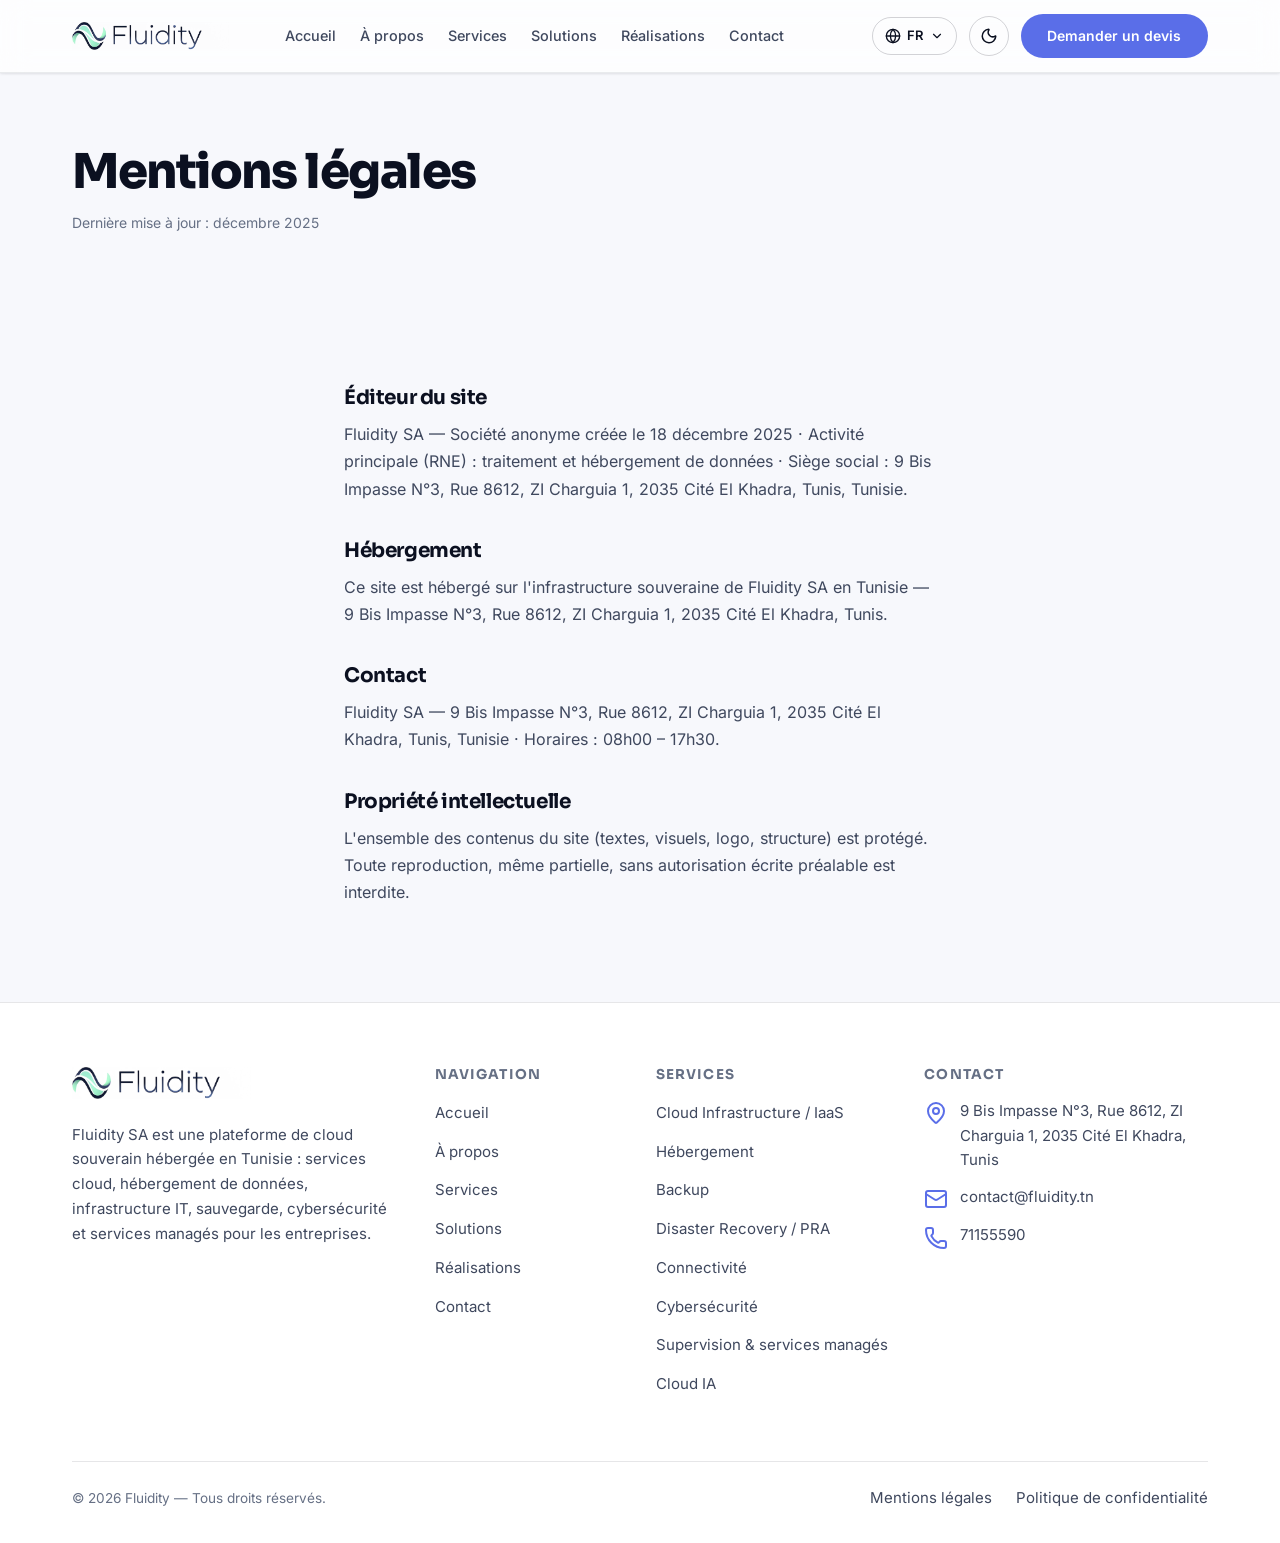
<file: mentions-legales/index.html>
<!DOCTYPE html>
<html lang="fr" dir="ltr" data-theme="light">

<head>
  <meta charset="utf-8">
  <title>Mentions légales | Fluidity</title>
  <base href="/">
  <meta name="viewport" content="width=device-width, initial-scale=1">
  <meta name="description"
    content="Les informations ci-dessous identifient l'éditeur du site et les conditions d'utilisation des contenus.">
  <meta name="keywords"
    content="Cloud souverain Tunisie, Cloud Tunisie, Cloud Computing Tunisie, Hébergement Cloud Tunisie, IaaS Tunisie, Cloud privé Tunisie, Hébergement de données Tunisie, Backup Cloud Tunisie, PRA Tunisie, Cybersécurité Tunisie, Services managés IT">
  <meta name="geo.region" content="TN">
  <meta name="geo.placename" content="Tunis">
  <meta name="geo.position" content="36.82907997480159;10.203252253552552">
  <meta name="ICBM" content="36.82907997480159, 10.203252253552552">
  <meta name="color-scheme" content="light dark">
  <meta name="theme-color" content="#F7F8FC">
  <meta property="og:type" content="website">
  <meta property="og:site_name" content="Fluidity">
  <meta property="og:title" content="Mentions légales | Fluidity">
  <meta property="og:description"
    content="Les informations ci-dessous identifient l'éditeur du site et les conditions d'utilisation des contenus.">
  <meta name="twitter:card" content="summary_large_image">
  <link rel="icon" type="image/png" href="brand/favicon-64.png" sizes="64x64">
  <link rel="apple-touch-icon" href="brand/apple-touch-icon.png">
  <script type="application/ld+json">
  {
    "@context": "https://schema.org",
    "@type": "LocalBusiness",
    "@id": "https://www.fluidity.example/#organization",
    "name": "Fluidity SA",
    "slogan": "Le cloud souverain qui s'adapte à vous en toute fluidité.",
    "description": "Fluidity est une plateforme de Cloud souverain en Tunisie proposant des services Cloud, hébergement, infrastructure, sauvegarde, connectivité, cybersécurité et services managés destinés aux entreprises.",
    "url": "https://www.fluidity.example/",
    "telephone": "+216 71 155 590",
    "foundingDate": "2025-12-18",
    "address": {
      "@type": "PostalAddress",
      "streetAddress": "9 Bis Impasse N°3, Rue 8612, ZI Charguia 1",
      "addressLocality": "Cité El Khadra, Tunis",
      "postalCode": "2035",
      "addressCountry": "TN"
    },
    "geo": { "@type": "GeoCoordinates", "latitude": 36.82907997480159, "longitude": 10.203252253552552 },
    "openingHoursSpecification": [{
      "@type": "OpeningHoursSpecification",
      "dayOfWeek": ["Monday", "Tuesday", "Wednesday", "Thursday", "Friday"],
      "opens": "08:00",
      "closes": "17:30"
    }],
    "areaServed": "Tunisia",
    "knowsAbout": ["Cloud souverain Tunisie", "IaaS Tunisie", "Hébergement de données Tunisie", "Backup Cloud Tunisie", "PRA Tunisie", "Cybersécurité Tunisie", "Services managés IT"]
  }
  </script>
  <script>
    (function () {
      try {
        var t = localStorage.getItem('fluidity-theme');
        if (t === 'light' || t === 'dark') {
          document.documentElement.dataset.theme = t;
        }
      } catch (e) { /* storage unavailable — default theme applies */ }
    })();
  </script>
  <style>
    @font-face {
      font-family: Inter Variable;
      font-style: normal;
      font-display: swap;
      font-weight: 100 900;
      src: url("./media/inter-cyrillic-ext-wght-normal-IYF56FF6.woff2") format("woff2-variations");
      unicode-range: U+0460-052F, U+1C80-1C8A, U+20B4, U+2DE0-2DFF, U+A640-A69F, U+FE2E-FE2F
    }

    @font-face {
      font-family: Inter Variable;
      font-style: normal;
      font-display: swap;
      font-weight: 100 900;
      src: url("./media/inter-cyrillic-wght-normal-JEOLYBOO.woff2") format("woff2-variations");
      unicode-range: U+0301, U+0400-045F, U+0490-0491, U+04B0-04B1, U+2116
    }

    @font-face {
      font-family: Inter Variable;
      font-style: normal;
      font-display: swap;
      font-weight: 100 900;
      src: url("./media/inter-greek-ext-wght-normal-EOVOK2B5.woff2") format("woff2-variations");
      unicode-range: U+1F00-1FFF
    }

    @font-face {
      font-family: Inter Variable;
      font-style: normal;
      font-display: swap;
      font-weight: 100 900;
      src: url("./media/inter-greek-wght-normal-IRE366VL.woff2") format("woff2-variations");
      unicode-range: U+0370-0377, U+037A-037F, U+0384-038A, U+038C, U+038E-03A1, U+03A3-03FF
    }

    @font-face {
      font-family: Inter Variable;
      font-style: normal;
      font-display: swap;
      font-weight: 100 900;
      src: url("./media/inter-vietnamese-wght-normal-CE5GGD3W.woff2") format("woff2-variations");
      unicode-range: U+0102-0103, U+0110-0111, U+0128-0129, U+0168-0169, U+01A0-01A1, U+01AF-01B0, U+0300-0301, U+0303-0304, U+0308-0309, U+0323, U+0329, U+1EA0-1EF9, U+20AB
    }

    @font-face {
      font-family: Inter Variable;
      font-style: normal;
      font-display: swap;
      font-weight: 100 900;
      src: url("./media/inter-latin-ext-wght-normal-HA22NDSG.woff2") format("woff2-variations");
      unicode-range: U+0100-02BA, U+02BD-02C5, U+02C7-02CC, U+02CE-02D7, U+02DD-02FF, U+0304, U+0308, U+0329, U+1D00-1DBF, U+1E00-1E9F, U+1EF2-1EFF, U+2020, U+20A0-20AB, U+20AD-20C0, U+2113, U+2C60-2C7F, U+A720-A7FF
    }

    @font-face {
      font-family: Inter Variable;
      font-style: normal;
      font-display: swap;
      font-weight: 100 900;
      src: url("./media/inter-latin-wght-normal-NRMW37G5.woff2") format("woff2-variations");
      unicode-range: U+0000-00FF, U+0131, U+0152-0153, U+02BB-02BC, U+02C6, U+02DA, U+02DC, U+0304, U+0308, U+0329, U+2000-206F, U+20AC, U+2122, U+2191, U+2193, U+2212, U+2215, U+FEFF, U+FFFD
    }

    @font-face {
      font-family: Sora Variable;
      font-style: normal;
      font-display: swap;
      font-weight: 100 800;
      src: url("./media/sora-latin-ext-wght-normal-6VOG353B.woff2") format("woff2-variations");
      unicode-range: U+0100-02BA, U+02BD-02C5, U+02C7-02CC, U+02CE-02D7, U+02DD-02FF, U+0304, U+0308, U+0329, U+1D00-1DBF, U+1E00-1E9F, U+1EF2-1EFF, U+2020, U+20A0-20AB, U+20AD-20C0, U+2113, U+2C60-2C7F, U+A720-A7FF
    }

    @font-face {
      font-family: Sora Variable;
      font-style: normal;
      font-display: swap;
      font-weight: 100 800;
      src: url("./media/sora-latin-wght-normal-SPU4XLJF.woff2") format("woff2-variations");
      unicode-range: U+0000-00FF, U+0131, U+0152-0153, U+02BB-02BC, U+02C6, U+02DA, U+02DC, U+0304, U+0308, U+0329, U+2000-206F, U+20AC, U+2122, U+2191, U+2193, U+2212, U+2215, U+FEFF, U+FFFD
    }

    @font-face {
      font-family: Cairo Variable;
      font-style: normal;
      font-display: swap;
      font-weight: 200 1000;
      src: url("./media/cairo-arabic-wght-normal-PWNICP73.woff2") format("woff2-variations");
      unicode-range: U+0600-06FF, U+0750-077F, U+0870-088E, U+0890-0891, U+0897-08E1, U+08E3-08FF, U+200C-200E, U+2010-2011, U+204F, U+2E41, U+FB50-FDFF, U+FE70-FE74, U+FE76-FEFC, U+102E0-102FB, U+10E60-10E7E, U+10EC2-10EC4, U+10EFC-10EFF, U+1EE00-1EE03, U+1EE05-1EE1F, U+1EE21-1EE22, U+1EE24, U+1EE27, U+1EE29-1EE32, U+1EE34-1EE37, U+1EE39, U+1EE3B, U+1EE42, U+1EE47, U+1EE49, U+1EE4B, U+1EE4D-1EE4F, U+1EE51-1EE52, U+1EE54, U+1EE57, U+1EE59, U+1EE5B, U+1EE5D, U+1EE5F, U+1EE61-1EE62, U+1EE64, U+1EE67-1EE6A, U+1EE6C-1EE72, U+1EE74-1EE77, U+1EE79-1EE7C, U+1EE7E, U+1EE80-1EE89, U+1EE8B-1EE9B, U+1EEA1-1EEA3, U+1EEA5-1EEA9, U+1EEAB-1EEBB, U+1EEF0-1EEF1
    }

    @font-face {
      font-family: Cairo Variable;
      font-style: normal;
      font-display: swap;
      font-weight: 200 1000;
      src: url("./media/cairo-latin-ext-wght-normal-MOGPTU57.woff2") format("woff2-variations");
      unicode-range: U+0100-02BA, U+02BD-02C5, U+02C7-02CC, U+02CE-02D7, U+02DD-02FF, U+0304, U+0308, U+0329, U+1D00-1DBF, U+1E00-1E9F, U+1EF2-1EFF, U+2020, U+20A0-20AB, U+20AD-20C0, U+2113, U+2C60-2C7F, U+A720-A7FF
    }

    @font-face {
      font-family: Cairo Variable;
      font-style: normal;
      font-display: swap;
      font-weight: 200 1000;
      src: url("./media/cairo-latin-wght-normal-KQSTBPVI.woff2") format("woff2-variations");
      unicode-range: U+0000-00FF, U+0131, U+0152-0153, U+02BB-02BC, U+02C6, U+02DA, U+02DC, U+0304, U+0308, U+0329, U+2000-206F, U+20AC, U+2122, U+2191, U+2193, U+2212, U+2215, U+FEFF, U+FFFD
    }

    *,
    *:before,
    *:after {
      box-sizing: border-box
    }

    html {
      height: 100%;
      scroll-behavior: smooth;
      -webkit-text-size-adjust: 100%
    }

    body {
      margin: 0;
      min-height: 100%;
      font-family: Inter Variable, Cairo Variable, ui-sans-serif, system-ui, -apple-system, Segoe UI, Roboto, sans-serif;
      font-size: 1rem;
      line-height: 1.65;
      color: var(--text-1);
      background: var(--bg);
      -webkit-font-smoothing: antialiased;
      -moz-osx-font-smoothing: grayscale;
      overflow-x: clip
    }

    h1,
    h2,
    h3 {
      font-family: Sora Variable, Cairo Variable, Inter Variable, ui-sans-serif, system-ui, sans-serif;
      line-height: 1.15;
      margin: 0;
      text-wrap: balance;
      letter-spacing: -.02em;
      color: var(--text-1)
    }

    p {
      margin: 0
    }

    a {
      color: var(--accent);
      text-decoration: none
    }

    a:hover {
      color: var(--accent-strong)
    }

    img,
    svg {
      display: block;
      max-width: 100%
    }

    button {
      font: inherit;
      color: inherit
    }

    button {
      cursor: pointer
    }

    .btn {
      display: inline-flex;
      align-items: center;
      justify-content: center;
      gap: .5rem;
      padding: .8rem 1.6rem;
      border-radius: 999px;
      border: 1px solid transparent;
      font-weight: 600;
      font-size: .875rem;
      line-height: 1.2;
      text-decoration: none;
      cursor: pointer;
      white-space: nowrap;
      transition: background .25s ease, color .25s ease, border-color .25s ease, transform .25s ease, box-shadow .25s ease
    }

    .btn:focus-visible {
      outline: 2px solid var(--accent);
      outline-offset: 3px
    }

    .btn:active {
      transform: translateY(1px)
    }

    .btn-primary {
      background: var(--accent);
      color: #fff
    }

    .btn-primary:hover {
      background: var(--accent-strong);
      box-shadow: var(--glow);
      color: #fff
    }

    .link-underline {
      position: relative;
      color: var(--text-1);
      font-weight: 600;
      text-decoration: none
    }

    .link-underline:after {
      content: "";
      position: absolute;
      inset-inline-start: 0;
      bottom: -3px;
      width: 100%;
      height: 2px;
      border-radius: 999px;
      background: var(--grad-brand);
      transform: scaleX(0);
      transform-origin: inline-start;
      transition: transform .3s cubic-bezier(.22, 1, .36, 1)
    }

    .link-underline:hover:after,
    .link-underline:focus-visible:after {
      transform: scaleX(1)
    }

    .container {
      width: 100%;
      max-width: 76rem;
      margin-inline: auto;
      padding-inline: clamp(1.25rem, 4vw, 2.5rem)
    }

    .container-narrow {
      width: 100%;
      max-width: 42rem;
      margin-inline: auto;
      padding-inline: clamp(1.25rem, 4vw, 2.5rem)
    }

    .section {
      padding-block: clamp(4rem, 10vw, 6rem);
      position: relative
    }

    .skip-link {
      position: fixed;
      top: .75rem;
      inset-inline-start: .75rem;
      z-index: 300;
      padding: .75rem 1rem;
      border-radius: 10px;
      background: var(--accent);
      color: #fff;
      font-weight: 600;
      transform: translateY(-200%);
      transition: transform .2s ease
    }

    .skip-link:focus {
      transform: translateY(0);
      color: #fff
    }

    .reveal {
      opacity: 0;
      transform: translateY(24px);
      transition: opacity .7s cubic-bezier(.22, 1, .36, 1), transform .7s cubic-bezier(.22, 1, .36, 1);
      transition-delay: var(--reveal-delay, 0ms)
    }

    .reveal.reveal-done {
      opacity: 1;
      transform: none
    }

    :root {
      --bg: #f7f8fc;
      --bg-elevated: #ffffff;
      --bg-sunken: #eef0f7;
      --surface: #ffffff;
      --surface-hover: #fbfbfe;
      --surface-raised: #ffffff;
      --overlay: rgb(11 16 32 / .45);
      --border: rgb(11 16 32 / .1);
      --border-strong: rgb(11 16 32 / .18);
      --border-accent: rgb(102 126 234 / .35);
      --text-1: #0b1020;
      --text-2: #3f485e;
      --text-3: #667085;
      --text-invert: #ffffff;
      --accent: #5a6ee8;
      --accent-strong: #4c5fe0;
      --accent-soft: rgb(102 126 234 / .12);
      --accent-soft-2: rgb(102 126 234 / .08);
      --teal: #08a98c;
      --teal-soft: rgb(8 169 140 / .12);
      --grad-accent: linear-gradient(120deg, #5a6ee8, #7c8cf0);
      --grad-brand: linear-gradient(120deg, #5a6ee8 0%, #08a98c 100%);
      --grad-brand-vivid: linear-gradient(120deg, #667eea 0%, #00c9a7 100%);
      --danger: #d92d20;
      --danger-soft: rgb(217 45 32 / .1);
      --success: #087443;
      --success-soft: rgb(8 116 67 / .1);
      --glass: rgb(255 255 255 / .75);
      --glass-border: rgb(11 16 32 / .08);
      --shadow-1: 0 1px 2px rgba(11, 16, 32, .05), 0 1px 3px rgba(11, 16, 32, .06);
      --shadow-2: 0 4px 12px rgba(11, 16, 32, .08), 0 2px 4px rgba(11, 16, 32, .05);
      --shadow-3: 0 12px 32px rgba(11, 16, 32, .14), 0 4px 12px rgba(11, 16, 32, .08);
      --glow: 0 8px 40px -8px rgba(102, 126, 234, .45)
    }

    @media(prefers-reduced-motion:reduce) {
      html {
        scroll-behavior: auto
      }

      *,
      *:before,
      *:after {
        animation-duration: .01ms !important;
        animation-iteration-count: 1 !important;
        transition-duration: .01ms !important
      }
    }

    * {
      scrollbar-width: thin;
      scrollbar-color: var(--border-strong) transparent
    }
  </style>
  <link rel="stylesheet" href="styles.css">
  <link rel="stylesheet" href="site.css">
  <style>
    [data-sh-1364014388] {
      display: flex;
      flex-direction: column;
      min-height: 100vh;
      min-height: 100dvh
    }

    main[data-sc-1364014388] {
      flex: 1;
      outline: none
    }

    body.menu-locked[data-sc-1364014388] {
      overflow: hidden
    }
  </style>
  <style>
    [data-sh-3971712132] {
      display: block;
      position: fixed;
      inset-inline: 0;
      top: 0;
      z-index: 100
    }

    .bar[data-sc-3971712132] {
      transition: background .35s ease, border-color .35s ease, box-shadow .35s ease;
      border-bottom: 1px solid transparent
    }

    .bar--home[data-sc-3971712132] {
      background: transparent;
      border-bottom-color: transparent;
      --hdr-fg: var(--text-1);
      --hdr-border: var(--border-strong)
    }

    .bar--home[data-sc-3971712132] .nav-link[data-sc-3971712132],
    .bar--home[data-sc-3971712132] .menu-btn[data-sc-3971712132] {
      color: var(--hdr-fg)
    }

    .bar--home[data-sc-3971712132] .menu-btn[data-sc-3971712132] {
      border-color: var(--hdr-border)
    }

    .bar--solid[data-sc-3971712132] {
      background: var(--glass);
      backdrop-filter: blur(14px);
      -webkit-backdrop-filter: blur(14px);
      border-bottom-color: var(--glass-border);
      box-shadow: var(--shadow-1)
    }

    .bar-inner[data-sc-3971712132] {
      display: flex;
      align-items: center;
      gap: 1.5rem;
      height: 4.5rem
    }

    .brand[data-sc-3971712132] {
      display: inline-flex;
      align-items: center;
      gap: .6rem;
      text-decoration: none
    }

    .brand-logo[data-sc-3971712132] {
      height: 1.75rem;
      width: auto;
      display: block
    }

    html[data-theme=dark][data-sc-3971712132] .brand-logo[data-sc-3971712132],
    [data-theme=dark][data-sh-3971712132] .brand-logo[data-sc-3971712132],
    [data-theme=dark] [data-sh-3971712132] .brand-logo[data-sc-3971712132] {
      filter: brightness(0) invert(1)
    }

    .brand-name[data-sc-3971712132] {
      font-family: Sora Variable, Cairo Variable, Inter Variable, ui-sans-serif, system-ui, sans-serif;
      font-weight: 700;
      font-size: 1.15rem;
      letter-spacing: -.01em;
      color: var(--text-1)
    }

    .nav-desktop[data-sc-3971712132] {
      display: none
    }

    .actions[data-sc-3971712132] {
      display: flex;
      align-items: center;
      gap: .75rem;
      margin-inline-start: auto
    }

    .menu-btn[data-sc-3971712132] {
      display: inline-flex;
      align-items: center;
      justify-content: center;
      width: 2.6rem;
      height: 2.6rem;
      border-radius: 999px;
      border: 1px solid var(--border-strong);
      background: transparent;
      color: var(--text-1);
      transition: border-color .25s ease, color .25s ease
    }

    .menu-btn[data-sc-3971712132]:hover {
      border-color: var(--accent);
      color: var(--accent)
    }

    .header-cta[data-sc-3971712132] {
      display: none
    }

    @media(min-width:64em) {
      .nav-desktop[data-sc-3971712132] {
        display: flex;
        align-items: center;
        gap: 1.5rem;
        margin-inline-start: 2rem
      }

      .nav-link[data-sc-3971712132] {
        color: var(--text-2);
        font-size: .9rem;
        font-weight: 500
      }

      .nav-link.is-active[data-sc-3971712132],
      .nav-link[data-sc-3971712132]:hover {
        color: var(--accent)
      }

      .menu-btn[data-sc-3971712132] {
        display: none
      }

      .header-cta[data-sc-3971712132] {
        display: inline-flex
      }
    }

    .mobile-menu[data-sc-3971712132] {
      position: fixed;
      inset: 0;
      z-index: 200;
      display: flex;
      flex-direction: column;
      justify-content: center;
      padding: clamp(1.25rem, 4vw, 2.5rem);
      background: var(--bg);
      animation: data-sc-3971712132_menu-in .3s cubic-bezier(.22, 1, .36, 1)
    }

    @keyframes data-sc-3971712132_menu-in {
      0% {
        opacity: 0;
        transform: translateY(-1rem)
      }

      to {
        opacity: 1;
        transform: translateY(0)
      }
    }

    .mobile-nav[data-sc-3971712132] {
      display: flex;
      flex-direction: column;
      gap: .5rem
    }

    .mobile-link[data-sc-3971712132] {
      font-family: Sora Variable, Cairo Variable, Inter Variable, ui-sans-serif, system-ui, sans-serif;
      font-size: clamp(1.8rem, 7vw, 2.6rem);
      font-weight: 700;
      color: var(--text-1);
      text-decoration: none;
      padding-block: .4rem;
      opacity: 0;
      transform: translateY(1rem);
      animation: data-sc-3971712132_link-in .5s cubic-bezier(.22, 1, .36, 1) forwards;
      animation-delay: calc(var(--stagger) * 55ms + 80ms)
    }

    .mobile-link.is-active[data-sc-3971712132],
    .mobile-link[data-sc-3971712132]:hover {
      color: var(--accent)
    }

    @keyframes data-sc-3971712132_link-in {
      to {
        opacity: 1;
        transform: translateY(0)
      }
    }

    .mobile-actions[data-sc-3971712132] {
      display: flex;
      align-items: center;
      gap: .75rem;
      margin-top: 3rem;
      padding-top: 1.5rem;
      border-top: 1px solid var(--border)
    }
  </style>
  <style>
    .footer[data-sc-4204122938] {
      background: var(--bg-elevated);
      border-top: 1px solid var(--border);
      padding-block: 4rem 2rem;
      margin-top: auto
    }

    .grid[data-sc-4204122938] {
      display: grid;
      grid-template-columns: 1fr;
      gap: 3rem
    }

    @media(min-width:48em) {
      .grid[data-sc-4204122938] {
        grid-template-columns: repeat(2, 1fr)
      }
    }

    @media(min-width:64em) {
      .grid[data-sc-4204122938] {
        grid-template-columns: 1.4fr .8fr 1fr 1.2fr;
        gap: 2rem
      }
    }

    .brand[data-sc-4204122938] {
      display: inline-flex;
      align-items: center;
      gap: .6rem;
      text-decoration: none
    }

    .brand-logo[data-sc-4204122938] {
      height: 2rem;
      width: auto;
      display: block
    }

    html[data-theme=dark][data-sc-4204122938] .brand-logo[data-sc-4204122938],
    [data-theme=dark][data-sh-4204122938] .brand-logo[data-sc-4204122938],
    [data-theme=dark] [data-sh-4204122938] .brand-logo[data-sc-4204122938] {
      filter: brightness(0) invert(1)
    }

    .brand-name[data-sc-4204122938] {
      font-family: Sora Variable, Cairo Variable, Inter Variable, ui-sans-serif, system-ui, sans-serif;
      font-weight: 700;
      font-size: 1.2rem;
      color: var(--text-1)
    }

    .desc[data-sc-4204122938] {
      margin-block-start: 1rem;
      color: var(--text-2);
      font-size: .9375rem;
      max-width: 30rem
    }

    .social[data-sc-4204122938] {
      display: flex;
      gap: .5rem;
      margin-block-start: 1.5rem
    }

    .social-link[data-sc-4204122938] {
      display: inline-flex;
      align-items: center;
      justify-content: center;
      width: 2.4rem;
      height: 2.4rem;
      border-radius: 999px;
      border: 1px solid var(--border-strong);
      color: var(--text-2);
      transition: border-color .25s ease, color .25s ease, transform .25s ease
    }

    .social-link[data-sc-4204122938]:hover {
      border-color: var(--accent);
      color: var(--accent);
      transform: translateY(-2px)
    }

    .col-title[data-sc-4204122938] {
      font-size: .85rem;
      font-weight: 700;
      letter-spacing: .08em;
      text-transform: uppercase;
      color: var(--text-3);
      margin-block-end: 1rem
    }

    .col-list[data-sc-4204122938],
    .contact-list[data-sc-4204122938] {
      list-style: none;
      margin: 0;
      padding: 0;
      display: flex;
      flex-direction: column;
      gap: .75rem
    }

    .f-link[data-sc-4204122938] {
      color: var(--text-2);
      text-decoration: none;
      font-size: .9375rem;
      transition: color .2s ease
    }

    .f-link[data-sc-4204122938]:hover {
      color: var(--accent)
    }

    .contact-list[data-sc-4204122938] li[data-sc-4204122938] {
      display: flex;
      align-items: flex-start;
      gap: .75rem;
      color: var(--text-2);
      font-size: .9375rem
    }

    .contact-list[data-sc-4204122938] li[data-sc-4204122938] site-icon[data-sc-4204122938] {
      color: var(--accent);
      margin-top: .15rem;
      flex-shrink: 0
    }

    .legal[data-sc-4204122938] {
      display: flex;
      flex-direction: column;
      gap: .75rem;
      margin-block-start: 4rem;
      padding-block-start: 1.5rem;
      border-top: 1px solid var(--border)
    }

    @media(min-width:64em) {
      .legal[data-sc-4204122938] {
        flex-direction: row;
        align-items: center;
        justify-content: space-between
      }
    }

    .copyright[data-sc-4204122938] {
      color: var(--text-3);
      font-size: .85rem
    }

    .legal-links[data-sc-4204122938] {
      display: flex;
      gap: 1.5rem
    }
  </style>
  <style>
    .wrap[data-sc-1003395257] {
      position: relative
    }

    .trigger[data-sc-1003395257] {
      display: inline-flex;
      align-items: center;
      gap: .4rem;
      padding: .45rem .75rem;
      border-radius: var(--radius-full, 999px);
      border: 1px solid var(--hdr-border, var(--border-strong));
      background: transparent;
      color: var(--hdr-fg, var(--text-1));
      font-size: .8125rem;
      font-weight: 600;
      transition: border-color .25s ease, color .25s ease
    }

    .trigger[data-sc-1003395257]:hover,
    .trigger[aria-expanded=true][data-sc-1003395257] {
      border-color: var(--accent);
      color: var(--accent)
    }

    .chev[data-sc-1003395257] {
      transition: transform .25s ease
    }

    .chev--open[data-sc-1003395257] {
      transform: rotate(180deg)
    }

    .menu[data-sc-1003395257] {
      position: absolute;
      top: calc(100% + .5rem);
      inset-inline-end: 0;
      min-width: 11rem;
      margin: 0;
      padding: .35rem;
      list-style: none;
      background: var(--surface-raised);
      border: 1px solid var(--border);
      border-radius: var(--radius-md, 16px);
      box-shadow: var(--shadow-3);
      z-index: 60
    }

    .option[data-sc-1003395257] {
      display: flex;
      align-items: center;
      justify-content: space-between;
      gap: .5rem;
      width: 100%;
      padding: .55rem .75rem;
      border: 0;
      border-radius: var(--radius-sm, 10px);
      background: transparent;
      color: var(--text-1);
      font-size: .875rem;
      font-weight: 500;
      text-align: start
    }

    .option[data-sc-1003395257]:hover {
      background: var(--accent-soft)
    }

    .option--active[data-sc-1003395257] {
      color: var(--accent-strong);
      font-weight: 600
    }
  </style>
  <style>
    .theme-toggle[data-sc-3373500935] {
      display: inline-flex;
      align-items: center;
      justify-content: center;
      width: 2.5rem;
      height: 2.5rem;
      border-radius: var(--radius-full, 999px);
      border: 1px solid var(--hdr-border, var(--border-strong));
      background: transparent;
      color: var(--hdr-fg, var(--text-1));
      transition: border-color .25s ease, color .25s ease, transform .25s ease
    }

    .theme-toggle[data-sc-3373500935]:hover {
      border-color: var(--accent);
      color: var(--accent);
      transform: rotate(12deg)
    }
  </style>
  <style>
    [data-sh-1438975023] {
      display: inline-flex;
      line-height: 0
    }
  </style>
  <style>
    .page-hero[data-sc-3345634879] {
      padding-block: 9rem 2rem
    }

    .page-hero[data-sc-3345634879] h1[data-sc-3345634879] {
      font-size: clamp(2rem, 1.5rem + 2.6vw, 3rem);
      font-weight: 800;
      letter-spacing: -.03em
    }

    .updated[data-sc-3345634879] {
      margin-top: .75rem;
      color: var(--text-3);
      font-size: .875rem
    }

    .legal-body[data-sc-3345634879] {
      display: flex;
      flex-direction: column;
      gap: .75rem
    }

    .legal-body[data-sc-3345634879] h2[data-sc-3345634879] {
      font-size: 1.25rem;
      margin-top: 1.5rem
    }

    .legal-body[data-sc-3345634879] p[data-sc-3345634879] {
      color: var(--text-2);
      line-height: 1.7
    }
  </style>
  <link rel="canonical" href="https://www.fluidity.example/mentions-legales">
  <meta property="og:url" content="https://www.fluidity.example/mentions-legales">
  <meta name="twitter:title" content="Mentions légales | Fluidity">
  <meta name="twitter:description"
    content="Les informations ci-dessous identifient l'éditeur du site et les conditions d'utilisation des contenus.">
</head>

<body>
  <site-root data-sh-1364014388><a data-sc-1364014388 href="#main-content" class="skip-link">Aller au contenu
      principal</a><site-header data-sc-1364014388 data-sh-3971712132>
      <div data-sc-3971712132 class="bar bar--solid">
        <div data-sc-3971712132 class="bar-inner container"><a data-sc-3971712132
            aria-label="Fluidity — Accueil" class="brand" href="/"><img data-sc-3971712132 src="brand/logo-full.png"
              alt="Fluidity" width="140" height="25" class="brand-logo" data-i18n-attr="alt:meta.brand"></a>
          <nav data-sc-3971712132 aria-label="Navigation principale" class="nav-desktop"><a data-sc-3971712132 class="nav-link link-underline" href="/"
              data-i18n="header.nav.home">Accueil</a><a data-sc-3971712132
              class="nav-link link-underline" href="/a-propos" data-i18n="header.nav.about">À propos</a><a
              data-sc-3971712132 class="nav-link link-underline" href="/services"
              data-i18n="header.nav.services">Services</a><a data-sc-3971712132
              class="nav-link link-underline" href="/solutions" data-i18n="header.nav.solutions">Solutions</a><a
              data-sc-3971712132 class="nav-link link-underline" href="/projets"
              data-i18n="header.nav.projects">Réalisations</a><a data-sc-3971712132
              class="nav-link link-underline" href="/contact" data-i18n="header.nav.contact">Contact</a></nav>
          <div data-sc-3971712132 class="actions"><site-language-selector data-sc-3971712132 data-sh-1003395257>
              <div data-sc-1003395257 class="wrap"><button data-sc-1003395257 type="button" aria-haspopup="listbox"
                  class="trigger" aria-expanded="false" aria-label="Langue"
                  data-i18n-attr="aria-label:language.label"><site-glyph data-sc-1003395257
                    aria-hidden="true"><svg xmlns="http://www.w3.org/2000/svg" width="16" height="16"
                      viewBox="0 0 24 24" fill="none" stroke="currentColor" stroke-width="2" stroke-linecap="round"
                      stroke-linejoin="round" class="lucide">
                      <circle cx="12" cy="12" r="10" />
                      <path d="M12 2a14.5 14.5 0 0 0 0 20 14.5 14.5 0 0 0 0-20" />
                      <path d="M2 12h20" />
                    </svg></site-glyph><span data-sc-1003395257 class="code">FR</span><site-glyph data-sc-1003395257 class="chev" aria-hidden="true"><svg xmlns="http://www.w3.org/2000/svg" width="14"
                      height="14" viewBox="0 0 24 24" fill="none" stroke="currentColor" stroke-width="2"
                      stroke-linecap="round" stroke-linejoin="round" class="lucide chev">
                      <path d="m6 9 6 6 6-6" />
                    </svg></site-glyph></button></div>
            </site-language-selector><site-theme-toggle data-sc-3971712132 data-sh-3373500935><button data-sc-3373500935
                type="button" class="theme-toggle" aria-label="Passer en thème sombre" title="Passer en thème sombre"
                data-i18n-attr="aria-label:theme.toDark;title:theme.toDark"><site-glyph data-sc-3373500935 aria-hidden="true"><svg xmlns="http://www.w3.org/2000/svg" width="18" height="18"
                    viewBox="0 0 24 24" fill="none" stroke="currentColor" stroke-width="2" stroke-linecap="round"
                    stroke-linejoin="round" class="lucide">
                    <path
                      d="M20.985 12.486a9 9 0 1 1-9.473-9.472c.405-.022.617.46.402.803a6 6 0 0 0 8.268 8.268c.344-.215.825-.004.803.401" />
                  </svg></site-glyph></button></site-theme-toggle><a data-sc-3971712132
              class="btn btn-primary header-cta" href="/contact" data-i18n="header.cta">Demander un devis</a><button
              data-sc-3971712132 type="button" class="menu-btn" aria-expanded="false" aria-label="Ouvrir le menu"
              data-i18n-attr="aria-label:header.menuOpen"><site-glyph data-sc-3971712132
                aria-hidden="true"><svg xmlns="http://www.w3.org/2000/svg" width="22" height="22" viewBox="0 0 24 24"
                  fill="none" stroke="currentColor" stroke-width="2" stroke-linecap="round" stroke-linejoin="round"
                  class="lucide">
                  <path d="M4 5h16" />
                  <path d="M4 12h16" />
                  <path d="M4 19h16" />
                </svg></site-glyph></button></div>
        </div>
      </div>
    </site-header>
    <main data-sc-1364014388 id="main-content" tabindex="-1"><site-legal-page data-sh-3345634879>
        <section data-sc-3345634879 class="page-hero">
          <div data-sc-3345634879 class="container">
            <h1 data-sc-3345634879 class="reveal reveal-done" data-i18n="footer.legal.mentions"
              style="--reveal-delay:80ms;">Mentions légales</h1>
            <p data-sc-3345634879 class="reveal updated reveal-done" data-i18n="legalPage.mentions.updated"
              style="--reveal-delay:80ms;">Dernière mise à jour : décembre 2025</p>
          </div>
        </section>
        <section data-sc-3345634879 class="section">
          <div data-sc-3345634879 class="reveal container-narrow legal-body reveal-done">
            <h2 data-sc-3345634879 data-i18n="legalPage.mentions.editorTitle">Éditeur du site</h2>
            <p data-sc-3345634879 data-i18n="legalPage.mentions.editorText">Fluidity SA — Société anonyme créée le 18
              décembre 2025 · Activité principale (RNE) : traitement et hébergement de données · Siège social : 9 Bis
              Impasse N°3, Rue 8612, ZI Charguia 1, 2035 Cité El Khadra, Tunis, Tunisie.</p>
            <h2 data-sc-3345634879 data-i18n="legalPage.mentions.hostTitle">Hébergement</h2>
            <p data-sc-3345634879 data-i18n="legalPage.mentions.hostText">Ce site est hébergé sur l'infrastructure
              souveraine de Fluidity SA en Tunisie — 9 Bis Impasse N°3, Rue 8612, ZI Charguia 1, 2035 Cité El Khadra,
              Tunis.</p>
            <h2 data-sc-3345634879 data-i18n="header.nav.contact">Contact</h2>
            <p data-sc-3345634879 data-i18n="legalPage.mentions.contactText">Fluidity SA — 9 Bis Impasse N°3, Rue 8612,
              ZI Charguia 1, 2035 Cité El Khadra, Tunis, Tunisie · Horaires : 08h00 – 17h30.</p>
            <h2 data-sc-3345634879 data-i18n="legalPage.mentions.ipTitle">Propriété intellectuelle</h2>
            <p data-sc-3345634879 data-i18n="legalPage.mentions.ipText">L'ensemble des contenus du site (textes,
              visuels, logo, structure) est protégé. Toute reproduction, même partielle, sans autorisation écrite
              préalable est interdite.</p>
          </div>
        </section>
      </site-legal-page></main><site-footer data-sc-1364014388 data-sh-4204122938>
      <footer data-sc-4204122938 class="reveal footer reveal-done">
        <div data-sc-4204122938 class="container">
          <div data-sc-4204122938 class="grid">
            <div data-sc-4204122938 class="col col--brand"><a data-sc-4204122938
                aria-label="Fluidity — Accueil" class="brand" href="/"><img data-sc-4204122938 src="brand/logo-full.png"
                  alt="Fluidity" width="140" height="25" class="brand-logo" data-i18n-attr="alt:meta.brand"></a>
              <p data-sc-4204122938 class="desc" data-i18n="footer.description">Fluidity SA est une plateforme de cloud
                souverain hébergée en Tunisie : services cloud, hébergement de données, infrastructure IT, sauvegarde,
                cybersécurité et services managés pour les entreprises.</p>
            </div>
            <nav data-sc-4204122938 class="col" aria-label="Navigation" data-i18n-attr="aria-label:footer.navTitle">
              <h3 data-sc-4204122938 class="col-title" data-i18n="footer.navTitle">Navigation</h3>
              <ul data-sc-4204122938 class="col-list">
                <li data-sc-4204122938><a data-sc-4204122938 class="f-link" href="/"
                    data-i18n="header.nav.home">Accueil</a></li>
                <li data-sc-4204122938><a data-sc-4204122938 class="f-link" href="/a-propos"
                    data-i18n="header.nav.about">À propos</a></li>
                <li data-sc-4204122938><a data-sc-4204122938 class="f-link" href="/services"
                    data-i18n="header.nav.services">Services</a></li>
                <li data-sc-4204122938><a data-sc-4204122938 class="f-link" href="/solutions"
                    data-i18n="header.nav.solutions">Solutions</a></li>
                <li data-sc-4204122938><a data-sc-4204122938 class="f-link" href="/projets"
                    data-i18n="header.nav.projects">Réalisations</a></li>
                <li data-sc-4204122938><a data-sc-4204122938 class="f-link" href="/contact"
                    data-i18n="header.nav.contact">Contact</a></li>
              </ul>
            </nav>
            <nav data-sc-4204122938 class="col" aria-label="Services" data-i18n-attr="aria-label:header.nav.services">
              <h3 data-sc-4204122938 class="col-title" data-i18n="header.nav.services">Services</h3>
              <ul data-sc-4204122938 class="col-list">
                <li data-sc-4204122938><a data-sc-4204122938 class="f-link" href="/services"
                    data-i18n="services.0.title">Cloud Infrastructure / IaaS</a></li>
                <li data-sc-4204122938><a data-sc-4204122938 class="f-link" href="/services"
                    data-i18n="legalPage.mentions.hostTitle">Hébergement</a></li>
                <li data-sc-4204122938><a data-sc-4204122938 class="f-link" href="/services"
                    data-i18n="services.2.title">Backup</a></li>
                <li data-sc-4204122938><a data-sc-4204122938 class="f-link" href="/services"
                    data-i18n="services.3.title">Disaster Recovery / PRA</a></li>
                <li data-sc-4204122938><a data-sc-4204122938 class="f-link" href="/services"
                    data-i18n="services.4.title">Connectivité</a></li>
                <li data-sc-4204122938><a data-sc-4204122938 class="f-link" href="/services"
                    data-i18n="services.5.title">Cybersécurité</a></li>
                <li data-sc-4204122938><a data-sc-4204122938 class="f-link" href="/services"
                    data-i18n="services.6.title">Supervision &amp; services managés</a></li>
                <li data-sc-4204122938><a data-sc-4204122938 class="f-link" href="/services"
                    data-i18n="services.7.title">Cloud IA</a></li>
              </ul>
            </nav>
            <div data-sc-4204122938 class="col col--contact">
              <h3 data-sc-4204122938 class="col-title" data-i18n="header.nav.contact">Contact</h3>
              <ul data-sc-4204122938 class="contact-list">
                <li data-sc-4204122938><site-icon data-sc-4204122938 data-sh-1438975023><site-glyph data-sc-1438975023
                      aria-hidden="true"><svg xmlns="http://www.w3.org/2000/svg" width="24" height="24"
                        viewBox="0 0 24 24" fill="none" stroke="currentColor" stroke-width="2" stroke-linecap="round"
                        stroke-linejoin="round" class="lucide">
                        <path
                          d="M20 10c0 4.993-5.539 10.193-7.399 11.799a1 1 0 0 1-1.202 0C9.539 20.193 4 14.993 4 10a8 8 0 0 1 16 0" />
                        <circle cx="12" cy="10" r="3" />
                      </svg></site-glyph></site-icon><span data-sc-4204122938 data-i18n="contactInfo.address">9 Bis
                    Impasse N°3, Rue 8612, ZI Charguia 1, 2035 Cité El Khadra, Tunis</span></li>
                <li data-sc-4204122938><site-icon data-sc-4204122938 data-sh-1438975023><site-glyph data-sc-1438975023
                      aria-hidden="true"><svg xmlns="http://www.w3.org/2000/svg" width="24" height="24"
                        viewBox="0 0 24 24" fill="none" stroke="currentColor" stroke-width="2" stroke-linecap="round"
                        stroke-linejoin="round" class="lucide">
                        <path d="m22 7-8.991 5.727a2 2 0 0 1-2.009 0L2 7" />
                        <rect x="2" y="4" width="20" height="16" rx="2" />
                      </svg></site-glyph></site-icon><span data-sc-4204122938
                    data-i18n="contact.info.emailPending">contact@fluidity.tn</span></li>
                <li data-sc-4204122938><site-icon data-sc-4204122938 data-sh-1438975023><site-glyph data-sc-1438975023
                      aria-hidden="true"><svg xmlns="http://www.w3.org/2000/svg" width="24" height="24"
                        viewBox="0 0 24 24" fill="none" stroke="currentColor" stroke-width="2" stroke-linecap="round"
                        stroke-linejoin="round" class="lucide">
                        <path
                          d="M13.832 16.568a1 1 0 0 0 1.213-.303l.355-.465A2 2 0 0 1 17 15h3a2 2 0 0 1 2 2v3a2 2 0 0 1-2 2A18 18 0 0 1 2 4a2 2 0 0 1 2-2h3a2 2 0 0 1 2 2v3a2 2 0 0 1-.8 1.6l-.468.351a1 1 0 0 0-.292 1.233 14 14 0 0 0 6.392 6.384" />
                      </svg></site-glyph></site-icon><span data-sc-4204122938
                    data-i18n="contactInfo.phone">71155590</span></li>
              </ul>
            </div>
          </div>
          <div data-sc-4204122938 class="legal">
            <p data-sc-4204122938 class="copyright">© 2026 Fluidity — Tous droits réservés.</p>
            <div data-sc-4204122938 class="legal-links"><a data-sc-4204122938
                class="f-link" href="/mentions-legales" data-i18n="footer.legal.mentions">Mentions légales</a><a
                data-sc-4204122938 class="f-link"
                href="/politique-confidentialite" data-i18n="footer.legal.privacy">Politique de confidentialité</a>
            </div>
          </div>
        </div>
      </footer>
    </site-footer>
  </site-root>
  <noscript>
    <div style="font-family: system-ui, sans-serif; padding: 2rem; text-align: center;">
      <strong data-i18n="meta.brand">Fluidity</strong><br>
      Ce site nécessite JavaScript pour une expérience complète. (This site requires JavaScript for the full
      experience.)
    </div>
  </noscript>

  <script>window.__PAGE_SEO = { "titleKey": "legalPage.mentions.title", "descKey": "legalPage.mentions.intro", "path": "/mentions-legales" };</script>
  <script src="js/i18n.js" defer></script>
  <script src="js/main.js" defer></script>
</body>

</html>
</file>
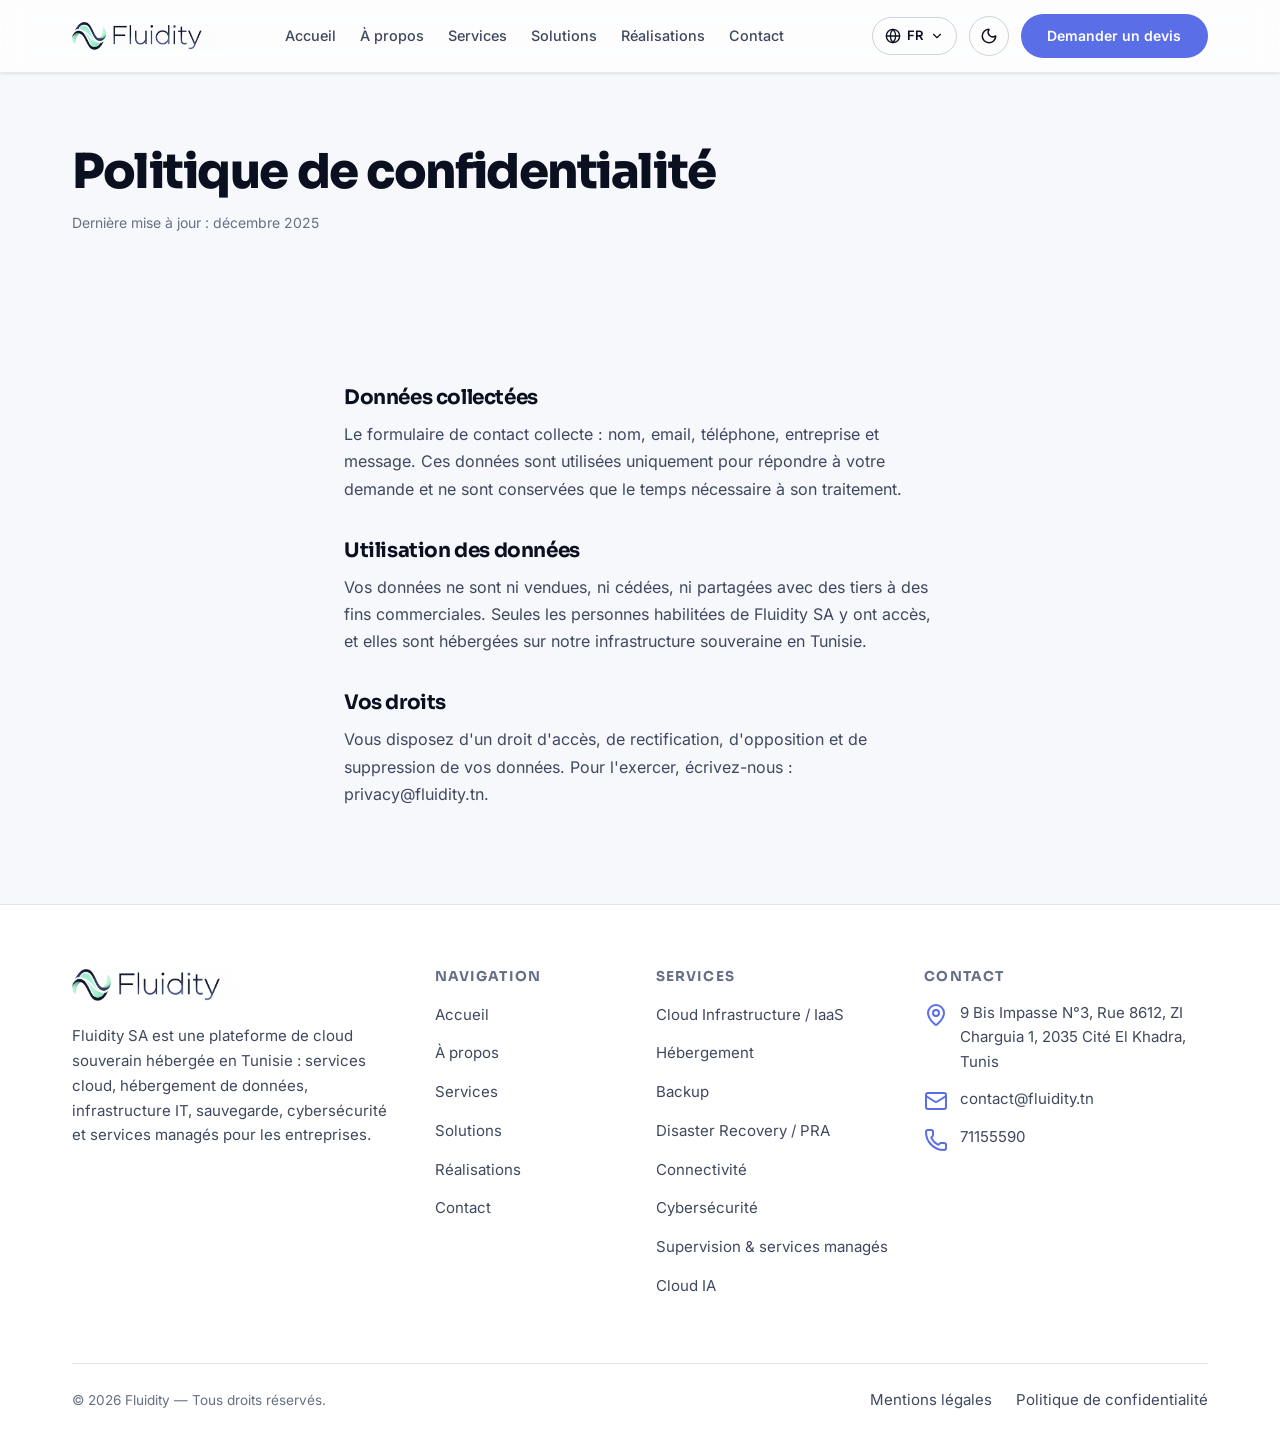
<file: politique-confidentialite/index.html>
<!DOCTYPE html>
<html lang="fr" dir="ltr" data-theme="light">

<head>
  <meta charset="utf-8">
  <title>Politique de confidentialité | Fluidity</title>
  <base href="/">
  <meta name="viewport" content="width=device-width, initial-scale=1">
  <meta name="description"
    content="Cette page décrit la manière dont Fluidity SA collecte et traite les données personnelles transmises via ce site, conformément à la loi tunisienne n° 2004-63 relative à la protection des données personnelles et, pour ses clients internationaux, au RGPD.">
  <meta name="keywords"
    content="Cloud souverain Tunisie, Cloud Tunisie, Cloud Computing Tunisie, Hébergement Cloud Tunisie, IaaS Tunisie, Cloud privé Tunisie, Hébergement de données Tunisie, Backup Cloud Tunisie, PRA Tunisie, Cybersécurité Tunisie, Services managés IT">
  <meta name="geo.region" content="TN">
  <meta name="geo.placename" content="Tunis">
  <meta name="geo.position" content="36.82907997480159;10.203252253552552">
  <meta name="ICBM" content="36.82907997480159, 10.203252253552552">
  <meta name="color-scheme" content="light dark">
  <meta name="theme-color" content="#F7F8FC">
  <meta property="og:type" content="website">
  <meta property="og:site_name" content="Fluidity">
  <meta property="og:title" content="Politique de confidentialité | Fluidity">
  <meta property="og:description"
    content="Cette page décrit la manière dont Fluidity SA collecte et traite les données personnelles transmises via ce site, conformément à la loi tunisienne n° 2004-63 relative à la protection des données personnelles et, pour ses clients internationaux, au RGPD.">
  <meta name="twitter:card" content="summary_large_image">
  <link rel="icon" type="image/png" href="brand/favicon-64.png" sizes="64x64">
  <link rel="apple-touch-icon" href="brand/apple-touch-icon.png">
  <script type="application/ld+json">
  {
    "@context": "https://schema.org",
    "@type": "LocalBusiness",
    "@id": "https://www.fluidity.example/#organization",
    "name": "Fluidity SA",
    "slogan": "Le cloud souverain qui s'adapte à vous en toute fluidité.",
    "description": "Fluidity est une plateforme de Cloud souverain en Tunisie proposant des services Cloud, hébergement, infrastructure, sauvegarde, connectivité, cybersécurité et services managés destinés aux entreprises.",
    "url": "https://www.fluidity.example/",
    "telephone": "+216 71 155 590",
    "foundingDate": "2025-12-18",
    "address": {
      "@type": "PostalAddress",
      "streetAddress": "9 Bis Impasse N°3, Rue 8612, ZI Charguia 1",
      "addressLocality": "Cité El Khadra, Tunis",
      "postalCode": "2035",
      "addressCountry": "TN"
    },
    "geo": { "@type": "GeoCoordinates", "latitude": 36.82907997480159, "longitude": 10.203252253552552 },
    "openingHoursSpecification": [{
      "@type": "OpeningHoursSpecification",
      "dayOfWeek": ["Monday", "Tuesday", "Wednesday", "Thursday", "Friday"],
      "opens": "08:00",
      "closes": "17:30"
    }],
    "areaServed": "Tunisia",
    "knowsAbout": ["Cloud souverain Tunisie", "IaaS Tunisie", "Hébergement de données Tunisie", "Backup Cloud Tunisie", "PRA Tunisie", "Cybersécurité Tunisie", "Services managés IT"]
  }
  </script>
  <script>
    (function () {
      try {
        var t = localStorage.getItem('fluidity-theme');
        if (t === 'light' || t === 'dark') {
          document.documentElement.dataset.theme = t;
        }
      } catch (e) { /* storage unavailable — default theme applies */ }
    })();
  </script>
  <style>
    @font-face {
      font-family: Inter Variable;
      font-style: normal;
      font-display: swap;
      font-weight: 100 900;
      src: url("./media/inter-cyrillic-ext-wght-normal-IYF56FF6.woff2") format("woff2-variations");
      unicode-range: U+0460-052F, U+1C80-1C8A, U+20B4, U+2DE0-2DFF, U+A640-A69F, U+FE2E-FE2F
    }

    @font-face {
      font-family: Inter Variable;
      font-style: normal;
      font-display: swap;
      font-weight: 100 900;
      src: url("./media/inter-cyrillic-wght-normal-JEOLYBOO.woff2") format("woff2-variations");
      unicode-range: U+0301, U+0400-045F, U+0490-0491, U+04B0-04B1, U+2116
    }

    @font-face {
      font-family: Inter Variable;
      font-style: normal;
      font-display: swap;
      font-weight: 100 900;
      src: url("./media/inter-greek-ext-wght-normal-EOVOK2B5.woff2") format("woff2-variations");
      unicode-range: U+1F00-1FFF
    }

    @font-face {
      font-family: Inter Variable;
      font-style: normal;
      font-display: swap;
      font-weight: 100 900;
      src: url("./media/inter-greek-wght-normal-IRE366VL.woff2") format("woff2-variations");
      unicode-range: U+0370-0377, U+037A-037F, U+0384-038A, U+038C, U+038E-03A1, U+03A3-03FF
    }

    @font-face {
      font-family: Inter Variable;
      font-style: normal;
      font-display: swap;
      font-weight: 100 900;
      src: url("./media/inter-vietnamese-wght-normal-CE5GGD3W.woff2") format("woff2-variations");
      unicode-range: U+0102-0103, U+0110-0111, U+0128-0129, U+0168-0169, U+01A0-01A1, U+01AF-01B0, U+0300-0301, U+0303-0304, U+0308-0309, U+0323, U+0329, U+1EA0-1EF9, U+20AB
    }

    @font-face {
      font-family: Inter Variable;
      font-style: normal;
      font-display: swap;
      font-weight: 100 900;
      src: url("./media/inter-latin-ext-wght-normal-HA22NDSG.woff2") format("woff2-variations");
      unicode-range: U+0100-02BA, U+02BD-02C5, U+02C7-02CC, U+02CE-02D7, U+02DD-02FF, U+0304, U+0308, U+0329, U+1D00-1DBF, U+1E00-1E9F, U+1EF2-1EFF, U+2020, U+20A0-20AB, U+20AD-20C0, U+2113, U+2C60-2C7F, U+A720-A7FF
    }

    @font-face {
      font-family: Inter Variable;
      font-style: normal;
      font-display: swap;
      font-weight: 100 900;
      src: url("./media/inter-latin-wght-normal-NRMW37G5.woff2") format("woff2-variations");
      unicode-range: U+0000-00FF, U+0131, U+0152-0153, U+02BB-02BC, U+02C6, U+02DA, U+02DC, U+0304, U+0308, U+0329, U+2000-206F, U+20AC, U+2122, U+2191, U+2193, U+2212, U+2215, U+FEFF, U+FFFD
    }

    @font-face {
      font-family: Sora Variable;
      font-style: normal;
      font-display: swap;
      font-weight: 100 800;
      src: url("./media/sora-latin-ext-wght-normal-6VOG353B.woff2") format("woff2-variations");
      unicode-range: U+0100-02BA, U+02BD-02C5, U+02C7-02CC, U+02CE-02D7, U+02DD-02FF, U+0304, U+0308, U+0329, U+1D00-1DBF, U+1E00-1E9F, U+1EF2-1EFF, U+2020, U+20A0-20AB, U+20AD-20C0, U+2113, U+2C60-2C7F, U+A720-A7FF
    }

    @font-face {
      font-family: Sora Variable;
      font-style: normal;
      font-display: swap;
      font-weight: 100 800;
      src: url("./media/sora-latin-wght-normal-SPU4XLJF.woff2") format("woff2-variations");
      unicode-range: U+0000-00FF, U+0131, U+0152-0153, U+02BB-02BC, U+02C6, U+02DA, U+02DC, U+0304, U+0308, U+0329, U+2000-206F, U+20AC, U+2122, U+2191, U+2193, U+2212, U+2215, U+FEFF, U+FFFD
    }

    @font-face {
      font-family: Cairo Variable;
      font-style: normal;
      font-display: swap;
      font-weight: 200 1000;
      src: url("./media/cairo-arabic-wght-normal-PWNICP73.woff2") format("woff2-variations");
      unicode-range: U+0600-06FF, U+0750-077F, U+0870-088E, U+0890-0891, U+0897-08E1, U+08E3-08FF, U+200C-200E, U+2010-2011, U+204F, U+2E41, U+FB50-FDFF, U+FE70-FE74, U+FE76-FEFC, U+102E0-102FB, U+10E60-10E7E, U+10EC2-10EC4, U+10EFC-10EFF, U+1EE00-1EE03, U+1EE05-1EE1F, U+1EE21-1EE22, U+1EE24, U+1EE27, U+1EE29-1EE32, U+1EE34-1EE37, U+1EE39, U+1EE3B, U+1EE42, U+1EE47, U+1EE49, U+1EE4B, U+1EE4D-1EE4F, U+1EE51-1EE52, U+1EE54, U+1EE57, U+1EE59, U+1EE5B, U+1EE5D, U+1EE5F, U+1EE61-1EE62, U+1EE64, U+1EE67-1EE6A, U+1EE6C-1EE72, U+1EE74-1EE77, U+1EE79-1EE7C, U+1EE7E, U+1EE80-1EE89, U+1EE8B-1EE9B, U+1EEA1-1EEA3, U+1EEA5-1EEA9, U+1EEAB-1EEBB, U+1EEF0-1EEF1
    }

    @font-face {
      font-family: Cairo Variable;
      font-style: normal;
      font-display: swap;
      font-weight: 200 1000;
      src: url("./media/cairo-latin-ext-wght-normal-MOGPTU57.woff2") format("woff2-variations");
      unicode-range: U+0100-02BA, U+02BD-02C5, U+02C7-02CC, U+02CE-02D7, U+02DD-02FF, U+0304, U+0308, U+0329, U+1D00-1DBF, U+1E00-1E9F, U+1EF2-1EFF, U+2020, U+20A0-20AB, U+20AD-20C0, U+2113, U+2C60-2C7F, U+A720-A7FF
    }

    @font-face {
      font-family: Cairo Variable;
      font-style: normal;
      font-display: swap;
      font-weight: 200 1000;
      src: url("./media/cairo-latin-wght-normal-KQSTBPVI.woff2") format("woff2-variations");
      unicode-range: U+0000-00FF, U+0131, U+0152-0153, U+02BB-02BC, U+02C6, U+02DA, U+02DC, U+0304, U+0308, U+0329, U+2000-206F, U+20AC, U+2122, U+2191, U+2193, U+2212, U+2215, U+FEFF, U+FFFD
    }

    *,
    *:before,
    *:after {
      box-sizing: border-box
    }

    html {
      height: 100%;
      scroll-behavior: smooth;
      -webkit-text-size-adjust: 100%
    }

    body {
      margin: 0;
      min-height: 100%;
      font-family: Inter Variable, Cairo Variable, ui-sans-serif, system-ui, -apple-system, Segoe UI, Roboto, sans-serif;
      font-size: 1rem;
      line-height: 1.65;
      color: var(--text-1);
      background: var(--bg);
      -webkit-font-smoothing: antialiased;
      -moz-osx-font-smoothing: grayscale;
      overflow-x: clip
    }

    h1,
    h2,
    h3 {
      font-family: Sora Variable, Cairo Variable, Inter Variable, ui-sans-serif, system-ui, sans-serif;
      line-height: 1.15;
      margin: 0;
      text-wrap: balance;
      letter-spacing: -.02em;
      color: var(--text-1)
    }

    p {
      margin: 0
    }

    a {
      color: var(--accent);
      text-decoration: none
    }

    a:hover {
      color: var(--accent-strong)
    }

    img,
    svg {
      display: block;
      max-width: 100%
    }

    button {
      font: inherit;
      color: inherit
    }

    button {
      cursor: pointer
    }

    .btn {
      display: inline-flex;
      align-items: center;
      justify-content: center;
      gap: .5rem;
      padding: .8rem 1.6rem;
      border-radius: 999px;
      border: 1px solid transparent;
      font-weight: 600;
      font-size: .875rem;
      line-height: 1.2;
      text-decoration: none;
      cursor: pointer;
      white-space: nowrap;
      transition: background .25s ease, color .25s ease, border-color .25s ease, transform .25s ease, box-shadow .25s ease
    }

    .btn:focus-visible {
      outline: 2px solid var(--accent);
      outline-offset: 3px
    }

    .btn:active {
      transform: translateY(1px)
    }

    .btn-primary {
      background: var(--accent);
      color: #fff
    }

    .btn-primary:hover {
      background: var(--accent-strong);
      box-shadow: var(--glow);
      color: #fff
    }

    .link-underline {
      position: relative;
      color: var(--text-1);
      font-weight: 600;
      text-decoration: none
    }

    .link-underline:after {
      content: "";
      position: absolute;
      inset-inline-start: 0;
      bottom: -3px;
      width: 100%;
      height: 2px;
      border-radius: 999px;
      background: var(--grad-brand);
      transform: scaleX(0);
      transform-origin: inline-start;
      transition: transform .3s cubic-bezier(.22, 1, .36, 1)
    }

    .link-underline:hover:after,
    .link-underline:focus-visible:after {
      transform: scaleX(1)
    }

    .container {
      width: 100%;
      max-width: 76rem;
      margin-inline: auto;
      padding-inline: clamp(1.25rem, 4vw, 2.5rem)
    }

    .container-narrow {
      width: 100%;
      max-width: 42rem;
      margin-inline: auto;
      padding-inline: clamp(1.25rem, 4vw, 2.5rem)
    }

    .section {
      padding-block: clamp(4rem, 10vw, 6rem);
      position: relative
    }

    .skip-link {
      position: fixed;
      top: .75rem;
      inset-inline-start: .75rem;
      z-index: 300;
      padding: .75rem 1rem;
      border-radius: 10px;
      background: var(--accent);
      color: #fff;
      font-weight: 600;
      transform: translateY(-200%);
      transition: transform .2s ease
    }

    .skip-link:focus {
      transform: translateY(0);
      color: #fff
    }

    .reveal {
      opacity: 0;
      transform: translateY(24px);
      transition: opacity .7s cubic-bezier(.22, 1, .36, 1), transform .7s cubic-bezier(.22, 1, .36, 1);
      transition-delay: var(--reveal-delay, 0ms)
    }

    .reveal.reveal-done {
      opacity: 1;
      transform: none
    }

    :root {
      --bg: #f7f8fc;
      --bg-elevated: #ffffff;
      --bg-sunken: #eef0f7;
      --surface: #ffffff;
      --surface-hover: #fbfbfe;
      --surface-raised: #ffffff;
      --overlay: rgb(11 16 32 / .45);
      --border: rgb(11 16 32 / .1);
      --border-strong: rgb(11 16 32 / .18);
      --border-accent: rgb(102 126 234 / .35);
      --text-1: #0b1020;
      --text-2: #3f485e;
      --text-3: #667085;
      --text-invert: #ffffff;
      --accent: #5a6ee8;
      --accent-strong: #4c5fe0;
      --accent-soft: rgb(102 126 234 / .12);
      --accent-soft-2: rgb(102 126 234 / .08);
      --teal: #08a98c;
      --teal-soft: rgb(8 169 140 / .12);
      --grad-accent: linear-gradient(120deg, #5a6ee8, #7c8cf0);
      --grad-brand: linear-gradient(120deg, #5a6ee8 0%, #08a98c 100%);
      --grad-brand-vivid: linear-gradient(120deg, #667eea 0%, #00c9a7 100%);
      --danger: #d92d20;
      --danger-soft: rgb(217 45 32 / .1);
      --success: #087443;
      --success-soft: rgb(8 116 67 / .1);
      --glass: rgb(255 255 255 / .75);
      --glass-border: rgb(11 16 32 / .08);
      --shadow-1: 0 1px 2px rgba(11, 16, 32, .05), 0 1px 3px rgba(11, 16, 32, .06);
      --shadow-2: 0 4px 12px rgba(11, 16, 32, .08), 0 2px 4px rgba(11, 16, 32, .05);
      --shadow-3: 0 12px 32px rgba(11, 16, 32, .14), 0 4px 12px rgba(11, 16, 32, .08);
      --glow: 0 8px 40px -8px rgba(102, 126, 234, .45)
    }

    @media(prefers-reduced-motion:reduce) {
      html {
        scroll-behavior: auto
      }

      *,
      *:before,
      *:after {
        animation-duration: .01ms !important;
        animation-iteration-count: 1 !important;
        transition-duration: .01ms !important
      }
    }

    * {
      scrollbar-width: thin;
      scrollbar-color: var(--border-strong) transparent
    }
  </style>
  <link rel="stylesheet" href="styles.css">
  <link rel="stylesheet" href="site.css">
  <style>
    [data-sh-1364014388] {
      display: flex;
      flex-direction: column;
      min-height: 100vh;
      min-height: 100dvh
    }

    main[data-sc-1364014388] {
      flex: 1;
      outline: none
    }

    body.menu-locked[data-sc-1364014388] {
      overflow: hidden
    }
  </style>
  <style>
    [data-sh-3971712132] {
      display: block;
      position: fixed;
      inset-inline: 0;
      top: 0;
      z-index: 100
    }

    .bar[data-sc-3971712132] {
      transition: background .35s ease, border-color .35s ease, box-shadow .35s ease;
      border-bottom: 1px solid transparent
    }

    .bar--home[data-sc-3971712132] {
      background: transparent;
      border-bottom-color: transparent;
      --hdr-fg: var(--text-1);
      --hdr-border: var(--border-strong)
    }

    .bar--home[data-sc-3971712132] .nav-link[data-sc-3971712132],
    .bar--home[data-sc-3971712132] .menu-btn[data-sc-3971712132] {
      color: var(--hdr-fg)
    }

    .bar--home[data-sc-3971712132] .menu-btn[data-sc-3971712132] {
      border-color: var(--hdr-border)
    }

    .bar--solid[data-sc-3971712132] {
      background: var(--glass);
      backdrop-filter: blur(14px);
      -webkit-backdrop-filter: blur(14px);
      border-bottom-color: var(--glass-border);
      box-shadow: var(--shadow-1)
    }

    .bar-inner[data-sc-3971712132] {
      display: flex;
      align-items: center;
      gap: 1.5rem;
      height: 4.5rem
    }

    .brand[data-sc-3971712132] {
      display: inline-flex;
      align-items: center;
      gap: .6rem;
      text-decoration: none
    }

    .brand-logo[data-sc-3971712132] {
      height: 1.75rem;
      width: auto;
      display: block
    }

    html[data-theme=dark][data-sc-3971712132] .brand-logo[data-sc-3971712132],
    [data-theme=dark][data-sh-3971712132] .brand-logo[data-sc-3971712132],
    [data-theme=dark] [data-sh-3971712132] .brand-logo[data-sc-3971712132] {
      filter: brightness(0) invert(1)
    }

    .brand-name[data-sc-3971712132] {
      font-family: Sora Variable, Cairo Variable, Inter Variable, ui-sans-serif, system-ui, sans-serif;
      font-weight: 700;
      font-size: 1.15rem;
      letter-spacing: -.01em;
      color: var(--text-1)
    }

    .nav-desktop[data-sc-3971712132] {
      display: none
    }

    .actions[data-sc-3971712132] {
      display: flex;
      align-items: center;
      gap: .75rem;
      margin-inline-start: auto
    }

    .menu-btn[data-sc-3971712132] {
      display: inline-flex;
      align-items: center;
      justify-content: center;
      width: 2.6rem;
      height: 2.6rem;
      border-radius: 999px;
      border: 1px solid var(--border-strong);
      background: transparent;
      color: var(--text-1);
      transition: border-color .25s ease, color .25s ease
    }

    .menu-btn[data-sc-3971712132]:hover {
      border-color: var(--accent);
      color: var(--accent)
    }

    .header-cta[data-sc-3971712132] {
      display: none
    }

    @media(min-width:64em) {
      .nav-desktop[data-sc-3971712132] {
        display: flex;
        align-items: center;
        gap: 1.5rem;
        margin-inline-start: 2rem
      }

      .nav-link[data-sc-3971712132] {
        color: var(--text-2);
        font-size: .9rem;
        font-weight: 500
      }

      .nav-link.is-active[data-sc-3971712132],
      .nav-link[data-sc-3971712132]:hover {
        color: var(--accent)
      }

      .menu-btn[data-sc-3971712132] {
        display: none
      }

      .header-cta[data-sc-3971712132] {
        display: inline-flex
      }
    }

    .mobile-menu[data-sc-3971712132] {
      position: fixed;
      inset: 0;
      z-index: 200;
      display: flex;
      flex-direction: column;
      justify-content: center;
      padding: clamp(1.25rem, 4vw, 2.5rem);
      background: var(--bg);
      animation: data-sc-3971712132_menu-in .3s cubic-bezier(.22, 1, .36, 1)
    }

    @keyframes data-sc-3971712132_menu-in {
      0% {
        opacity: 0;
        transform: translateY(-1rem)
      }

      to {
        opacity: 1;
        transform: translateY(0)
      }
    }

    .mobile-nav[data-sc-3971712132] {
      display: flex;
      flex-direction: column;
      gap: .5rem
    }

    .mobile-link[data-sc-3971712132] {
      font-family: Sora Variable, Cairo Variable, Inter Variable, ui-sans-serif, system-ui, sans-serif;
      font-size: clamp(1.8rem, 7vw, 2.6rem);
      font-weight: 700;
      color: var(--text-1);
      text-decoration: none;
      padding-block: .4rem;
      opacity: 0;
      transform: translateY(1rem);
      animation: data-sc-3971712132_link-in .5s cubic-bezier(.22, 1, .36, 1) forwards;
      animation-delay: calc(var(--stagger) * 55ms + 80ms)
    }

    .mobile-link.is-active[data-sc-3971712132],
    .mobile-link[data-sc-3971712132]:hover {
      color: var(--accent)
    }

    @keyframes data-sc-3971712132_link-in {
      to {
        opacity: 1;
        transform: translateY(0)
      }
    }

    .mobile-actions[data-sc-3971712132] {
      display: flex;
      align-items: center;
      gap: .75rem;
      margin-top: 3rem;
      padding-top: 1.5rem;
      border-top: 1px solid var(--border)
    }
  </style>
  <style>
    .footer[data-sc-4204122938] {
      background: var(--bg-elevated);
      border-top: 1px solid var(--border);
      padding-block: 4rem 2rem;
      margin-top: auto
    }

    .grid[data-sc-4204122938] {
      display: grid;
      grid-template-columns: 1fr;
      gap: 3rem
    }

    @media(min-width:48em) {
      .grid[data-sc-4204122938] {
        grid-template-columns: repeat(2, 1fr)
      }
    }

    @media(min-width:64em) {
      .grid[data-sc-4204122938] {
        grid-template-columns: 1.4fr .8fr 1fr 1.2fr;
        gap: 2rem
      }
    }

    .brand[data-sc-4204122938] {
      display: inline-flex;
      align-items: center;
      gap: .6rem;
      text-decoration: none
    }

    .brand-logo[data-sc-4204122938] {
      height: 2rem;
      width: auto;
      display: block
    }

    html[data-theme=dark][data-sc-4204122938] .brand-logo[data-sc-4204122938],
    [data-theme=dark][data-sh-4204122938] .brand-logo[data-sc-4204122938],
    [data-theme=dark] [data-sh-4204122938] .brand-logo[data-sc-4204122938] {
      filter: brightness(0) invert(1)
    }

    .brand-name[data-sc-4204122938] {
      font-family: Sora Variable, Cairo Variable, Inter Variable, ui-sans-serif, system-ui, sans-serif;
      font-weight: 700;
      font-size: 1.2rem;
      color: var(--text-1)
    }

    .desc[data-sc-4204122938] {
      margin-block-start: 1rem;
      color: var(--text-2);
      font-size: .9375rem;
      max-width: 30rem
    }

    .social[data-sc-4204122938] {
      display: flex;
      gap: .5rem;
      margin-block-start: 1.5rem
    }

    .social-link[data-sc-4204122938] {
      display: inline-flex;
      align-items: center;
      justify-content: center;
      width: 2.4rem;
      height: 2.4rem;
      border-radius: 999px;
      border: 1px solid var(--border-strong);
      color: var(--text-2);
      transition: border-color .25s ease, color .25s ease, transform .25s ease
    }

    .social-link[data-sc-4204122938]:hover {
      border-color: var(--accent);
      color: var(--accent);
      transform: translateY(-2px)
    }

    .col-title[data-sc-4204122938] {
      font-size: .85rem;
      font-weight: 700;
      letter-spacing: .08em;
      text-transform: uppercase;
      color: var(--text-3);
      margin-block-end: 1rem
    }

    .col-list[data-sc-4204122938],
    .contact-list[data-sc-4204122938] {
      list-style: none;
      margin: 0;
      padding: 0;
      display: flex;
      flex-direction: column;
      gap: .75rem
    }

    .f-link[data-sc-4204122938] {
      color: var(--text-2);
      text-decoration: none;
      font-size: .9375rem;
      transition: color .2s ease
    }

    .f-link[data-sc-4204122938]:hover {
      color: var(--accent)
    }

    .contact-list[data-sc-4204122938] li[data-sc-4204122938] {
      display: flex;
      align-items: flex-start;
      gap: .75rem;
      color: var(--text-2);
      font-size: .9375rem
    }

    .contact-list[data-sc-4204122938] li[data-sc-4204122938] site-icon[data-sc-4204122938] {
      color: var(--accent);
      margin-top: .15rem;
      flex-shrink: 0
    }

    .legal[data-sc-4204122938] {
      display: flex;
      flex-direction: column;
      gap: .75rem;
      margin-block-start: 4rem;
      padding-block-start: 1.5rem;
      border-top: 1px solid var(--border)
    }

    @media(min-width:64em) {
      .legal[data-sc-4204122938] {
        flex-direction: row;
        align-items: center;
        justify-content: space-between
      }
    }

    .copyright[data-sc-4204122938] {
      color: var(--text-3);
      font-size: .85rem
    }

    .legal-links[data-sc-4204122938] {
      display: flex;
      gap: 1.5rem
    }
  </style>
  <style>
    .wrap[data-sc-1003395257] {
      position: relative
    }

    .trigger[data-sc-1003395257] {
      display: inline-flex;
      align-items: center;
      gap: .4rem;
      padding: .45rem .75rem;
      border-radius: var(--radius-full, 999px);
      border: 1px solid var(--hdr-border, var(--border-strong));
      background: transparent;
      color: var(--hdr-fg, var(--text-1));
      font-size: .8125rem;
      font-weight: 600;
      transition: border-color .25s ease, color .25s ease
    }

    .trigger[data-sc-1003395257]:hover,
    .trigger[aria-expanded=true][data-sc-1003395257] {
      border-color: var(--accent);
      color: var(--accent)
    }

    .chev[data-sc-1003395257] {
      transition: transform .25s ease
    }

    .chev--open[data-sc-1003395257] {
      transform: rotate(180deg)
    }

    .menu[data-sc-1003395257] {
      position: absolute;
      top: calc(100% + .5rem);
      inset-inline-end: 0;
      min-width: 11rem;
      margin: 0;
      padding: .35rem;
      list-style: none;
      background: var(--surface-raised);
      border: 1px solid var(--border);
      border-radius: var(--radius-md, 16px);
      box-shadow: var(--shadow-3);
      z-index: 60
    }

    .option[data-sc-1003395257] {
      display: flex;
      align-items: center;
      justify-content: space-between;
      gap: .5rem;
      width: 100%;
      padding: .55rem .75rem;
      border: 0;
      border-radius: var(--radius-sm, 10px);
      background: transparent;
      color: var(--text-1);
      font-size: .875rem;
      font-weight: 500;
      text-align: start
    }

    .option[data-sc-1003395257]:hover {
      background: var(--accent-soft)
    }

    .option--active[data-sc-1003395257] {
      color: var(--accent-strong);
      font-weight: 600
    }
  </style>
  <style>
    .theme-toggle[data-sc-3373500935] {
      display: inline-flex;
      align-items: center;
      justify-content: center;
      width: 2.5rem;
      height: 2.5rem;
      border-radius: var(--radius-full, 999px);
      border: 1px solid var(--hdr-border, var(--border-strong));
      background: transparent;
      color: var(--hdr-fg, var(--text-1));
      transition: border-color .25s ease, color .25s ease, transform .25s ease
    }

    .theme-toggle[data-sc-3373500935]:hover {
      border-color: var(--accent);
      color: var(--accent);
      transform: rotate(12deg)
    }
  </style>
  <style>
    [data-sh-1438975023] {
      display: inline-flex;
      line-height: 0
    }
  </style>
  <style>
    .page-hero[data-sc-3345634879] {
      padding-block: 9rem 2rem
    }

    .page-hero[data-sc-3345634879] h1[data-sc-3345634879] {
      font-size: clamp(2rem, 1.5rem + 2.6vw, 3rem);
      font-weight: 800;
      letter-spacing: -.03em
    }

    .updated[data-sc-3345634879] {
      margin-top: .75rem;
      color: var(--text-3);
      font-size: .875rem
    }

    .legal-body[data-sc-3345634879] {
      display: flex;
      flex-direction: column;
      gap: .75rem
    }

    .legal-body[data-sc-3345634879] h2[data-sc-3345634879] {
      font-size: 1.25rem;
      margin-top: 1.5rem
    }

    .legal-body[data-sc-3345634879] p[data-sc-3345634879] {
      color: var(--text-2);
      line-height: 1.7
    }
  </style>
  <link rel="canonical" href="https://www.fluidity.example/politique-confidentialite">
  <meta property="og:url" content="https://www.fluidity.example/politique-confidentialite">
  <meta name="twitter:title" content="Politique de confidentialité | Fluidity">
  <meta name="twitter:description"
    content="Cette page décrit la manière dont Fluidity SA collecte et traite les données personnelles transmises via ce site, conformément à la loi tunisienne n° 2004-63 relative à la protection des données personnelles et, pour ses clients internationaux, au RGPD.">
</head>

<body>
  <site-root data-sh-1364014388><a data-sc-1364014388 href="#main-content" class="skip-link">Aller au contenu
      principal</a><site-header data-sc-1364014388 data-sh-3971712132>
      <div data-sc-3971712132 class="bar bar--solid">
        <div data-sc-3971712132 class="bar-inner container"><a data-sc-3971712132
            aria-label="Fluidity — Accueil" class="brand" href="/"><img data-sc-3971712132 src="brand/logo-full.png"
              alt="Fluidity" width="140" height="25" class="brand-logo" data-i18n-attr="alt:meta.brand"></a>
          <nav data-sc-3971712132 aria-label="Navigation principale" class="nav-desktop"><a data-sc-3971712132 class="nav-link link-underline" href="/"
              data-i18n="header.nav.home">Accueil</a><a data-sc-3971712132
              class="nav-link link-underline" href="/a-propos" data-i18n="header.nav.about">À propos</a><a
              data-sc-3971712132 class="nav-link link-underline" href="/services"
              data-i18n="header.nav.services">Services</a><a data-sc-3971712132
              class="nav-link link-underline" href="/solutions" data-i18n="header.nav.solutions">Solutions</a><a
              data-sc-3971712132 class="nav-link link-underline" href="/projets"
              data-i18n="header.nav.projects">Réalisations</a><a data-sc-3971712132
              class="nav-link link-underline" href="/contact" data-i18n="header.nav.contact">Contact</a></nav>
          <div data-sc-3971712132 class="actions"><site-language-selector data-sc-3971712132 data-sh-1003395257>
              <div data-sc-1003395257 class="wrap"><button data-sc-1003395257 type="button" aria-haspopup="listbox"
                  class="trigger" aria-expanded="false" aria-label="Langue"
                  data-i18n-attr="aria-label:language.label"><site-glyph data-sc-1003395257
                    aria-hidden="true"><svg xmlns="http://www.w3.org/2000/svg" width="16" height="16"
                      viewBox="0 0 24 24" fill="none" stroke="currentColor" stroke-width="2" stroke-linecap="round"
                      stroke-linejoin="round" class="lucide">
                      <circle cx="12" cy="12" r="10" />
                      <path d="M12 2a14.5 14.5 0 0 0 0 20 14.5 14.5 0 0 0 0-20" />
                      <path d="M2 12h20" />
                    </svg></site-glyph><span data-sc-1003395257 class="code">FR</span><site-glyph data-sc-1003395257 class="chev" aria-hidden="true"><svg xmlns="http://www.w3.org/2000/svg" width="14"
                      height="14" viewBox="0 0 24 24" fill="none" stroke="currentColor" stroke-width="2"
                      stroke-linecap="round" stroke-linejoin="round" class="lucide chev">
                      <path d="m6 9 6 6 6-6" />
                    </svg></site-glyph></button></div>
            </site-language-selector><site-theme-toggle data-sc-3971712132 data-sh-3373500935><button data-sc-3373500935
                type="button" class="theme-toggle" aria-label="Passer en thème sombre" title="Passer en thème sombre"
                data-i18n-attr="aria-label:theme.toDark;title:theme.toDark"><site-glyph data-sc-3373500935 aria-hidden="true"><svg xmlns="http://www.w3.org/2000/svg" width="18" height="18"
                    viewBox="0 0 24 24" fill="none" stroke="currentColor" stroke-width="2" stroke-linecap="round"
                    stroke-linejoin="round" class="lucide">
                    <path
                      d="M20.985 12.486a9 9 0 1 1-9.473-9.472c.405-.022.617.46.402.803a6 6 0 0 0 8.268 8.268c.344-.215.825-.004.803.401" />
                  </svg></site-glyph></button></site-theme-toggle><a data-sc-3971712132
              class="btn btn-primary header-cta" href="/contact" data-i18n="header.cta">Demander un devis</a><button
              data-sc-3971712132 type="button" class="menu-btn" aria-expanded="false" aria-label="Ouvrir le menu"
              data-i18n-attr="aria-label:header.menuOpen"><site-glyph data-sc-3971712132
                aria-hidden="true"><svg xmlns="http://www.w3.org/2000/svg" width="22" height="22" viewBox="0 0 24 24"
                  fill="none" stroke="currentColor" stroke-width="2" stroke-linecap="round" stroke-linejoin="round"
                  class="lucide">
                  <path d="M4 5h16" />
                  <path d="M4 12h16" />
                  <path d="M4 19h16" />
                </svg></site-glyph></button></div>
        </div>
      </div>
    </site-header>
    <main data-sc-1364014388 id="main-content" tabindex="-1"><site-legal-page data-sh-3345634879>
        <section data-sc-3345634879 class="page-hero">
          <div data-sc-3345634879 class="container">
            <h1 data-sc-3345634879 class="reveal reveal-done" data-i18n="footer.legal.privacy"
              style="--reveal-delay:80ms;">Politique de confidentialité</h1>
            <p data-sc-3345634879 class="reveal updated reveal-done" data-i18n="legalPage.mentions.updated"
              style="--reveal-delay:80ms;">Dernière mise à jour : décembre 2025</p>
          </div>
        </section>
        <section data-sc-3345634879 class="section">
          <div data-sc-3345634879 class="reveal container-narrow legal-body reveal-done">
            <h2 data-sc-3345634879 data-i18n="legalPage.privacy.dataTitle">Données collectées</h2>
            <p data-sc-3345634879 data-i18n="legalPage.privacy.dataText">Le formulaire de contact collecte : nom, email,
              téléphone, entreprise et message. Ces données sont utilisées uniquement pour répondre à votre demande et
              ne sont conservées que le temps nécessaire à son traitement.</p>
            <h2 data-sc-3345634879 data-i18n="legalPage.privacy.usageTitle">Utilisation des données</h2>
            <p data-sc-3345634879 data-i18n="legalPage.privacy.usageText">Vos données ne sont ni vendues, ni cédées, ni
              partagées avec des tiers à des fins commerciales. Seules les personnes habilitées de Fluidity SA y ont
              accès, et elles sont hébergées sur notre infrastructure souveraine en Tunisie.</p>
            <h2 data-sc-3345634879 data-i18n="legalPage.privacy.rightsTitle">Vos droits</h2>
            <p data-sc-3345634879 data-i18n="legalPage.privacy.rightsText">Vous disposez d'un droit d'accès, de
              rectification, d'opposition et de suppression de vos données. Pour l'exercer, écrivez-nous :
              privacy@fluidity.tn.</p>
          </div>
        </section>
      </site-legal-page></main><site-footer data-sc-1364014388 data-sh-4204122938>
      <footer data-sc-4204122938 class="reveal footer reveal-done">
        <div data-sc-4204122938 class="container">
          <div data-sc-4204122938 class="grid">
            <div data-sc-4204122938 class="col col--brand"><a data-sc-4204122938
                aria-label="Fluidity — Accueil" class="brand" href="/"><img data-sc-4204122938 src="brand/logo-full.png"
                  alt="Fluidity" width="140" height="25" class="brand-logo" data-i18n-attr="alt:meta.brand"></a>
              <p data-sc-4204122938 class="desc" data-i18n="footer.description">Fluidity SA est une plateforme de cloud
                souverain hébergée en Tunisie : services cloud, hébergement de données, infrastructure IT, sauvegarde,
                cybersécurité et services managés pour les entreprises.</p>
            </div>
            <nav data-sc-4204122938 class="col" aria-label="Navigation" data-i18n-attr="aria-label:footer.navTitle">
              <h3 data-sc-4204122938 class="col-title" data-i18n="footer.navTitle">Navigation</h3>
              <ul data-sc-4204122938 class="col-list">
                <li data-sc-4204122938><a data-sc-4204122938 class="f-link" href="/"
                    data-i18n="header.nav.home">Accueil</a></li>
                <li data-sc-4204122938><a data-sc-4204122938 class="f-link" href="/a-propos"
                    data-i18n="header.nav.about">À propos</a></li>
                <li data-sc-4204122938><a data-sc-4204122938 class="f-link" href="/services"
                    data-i18n="header.nav.services">Services</a></li>
                <li data-sc-4204122938><a data-sc-4204122938 class="f-link" href="/solutions"
                    data-i18n="header.nav.solutions">Solutions</a></li>
                <li data-sc-4204122938><a data-sc-4204122938 class="f-link" href="/projets"
                    data-i18n="header.nav.projects">Réalisations</a></li>
                <li data-sc-4204122938><a data-sc-4204122938 class="f-link" href="/contact"
                    data-i18n="header.nav.contact">Contact</a></li>
              </ul>
            </nav>
            <nav data-sc-4204122938 class="col" aria-label="Services" data-i18n-attr="aria-label:header.nav.services">
              <h3 data-sc-4204122938 class="col-title" data-i18n="header.nav.services">Services</h3>
              <ul data-sc-4204122938 class="col-list">
                <li data-sc-4204122938><a data-sc-4204122938 class="f-link" href="/services"
                    data-i18n="services.0.title">Cloud Infrastructure / IaaS</a></li>
                <li data-sc-4204122938><a data-sc-4204122938 class="f-link" href="/services"
                    data-i18n="legalPage.mentions.hostTitle">Hébergement</a></li>
                <li data-sc-4204122938><a data-sc-4204122938 class="f-link" href="/services"
                    data-i18n="services.2.title">Backup</a></li>
                <li data-sc-4204122938><a data-sc-4204122938 class="f-link" href="/services"
                    data-i18n="services.3.title">Disaster Recovery / PRA</a></li>
                <li data-sc-4204122938><a data-sc-4204122938 class="f-link" href="/services"
                    data-i18n="services.4.title">Connectivité</a></li>
                <li data-sc-4204122938><a data-sc-4204122938 class="f-link" href="/services"
                    data-i18n="services.5.title">Cybersécurité</a></li>
                <li data-sc-4204122938><a data-sc-4204122938 class="f-link" href="/services"
                    data-i18n="services.6.title">Supervision &amp; services managés</a></li>
                <li data-sc-4204122938><a data-sc-4204122938 class="f-link" href="/services"
                    data-i18n="services.7.title">Cloud IA</a></li>
              </ul>
            </nav>
            <div data-sc-4204122938 class="col col--contact">
              <h3 data-sc-4204122938 class="col-title" data-i18n="header.nav.contact">Contact</h3>
              <ul data-sc-4204122938 class="contact-list">
                <li data-sc-4204122938><site-icon data-sc-4204122938 data-sh-1438975023><site-glyph data-sc-1438975023
                      aria-hidden="true"><svg xmlns="http://www.w3.org/2000/svg" width="24" height="24"
                        viewBox="0 0 24 24" fill="none" stroke="currentColor" stroke-width="2" stroke-linecap="round"
                        stroke-linejoin="round" class="lucide">
                        <path
                          d="M20 10c0 4.993-5.539 10.193-7.399 11.799a1 1 0 0 1-1.202 0C9.539 20.193 4 14.993 4 10a8 8 0 0 1 16 0" />
                        <circle cx="12" cy="10" r="3" />
                      </svg></site-glyph></site-icon><span data-sc-4204122938 data-i18n="contactInfo.address">9 Bis
                    Impasse N°3, Rue 8612, ZI Charguia 1, 2035 Cité El Khadra, Tunis</span></li>
                <li data-sc-4204122938><site-icon data-sc-4204122938 data-sh-1438975023><site-glyph data-sc-1438975023
                      aria-hidden="true"><svg xmlns="http://www.w3.org/2000/svg" width="24" height="24"
                        viewBox="0 0 24 24" fill="none" stroke="currentColor" stroke-width="2" stroke-linecap="round"
                        stroke-linejoin="round" class="lucide">
                        <path d="m22 7-8.991 5.727a2 2 0 0 1-2.009 0L2 7" />
                        <rect x="2" y="4" width="20" height="16" rx="2" />
                      </svg></site-glyph></site-icon><span data-sc-4204122938
                    data-i18n="contact.info.emailPending">contact@fluidity.tn</span></li>
                <li data-sc-4204122938><site-icon data-sc-4204122938 data-sh-1438975023><site-glyph data-sc-1438975023
                      aria-hidden="true"><svg xmlns="http://www.w3.org/2000/svg" width="24" height="24"
                        viewBox="0 0 24 24" fill="none" stroke="currentColor" stroke-width="2" stroke-linecap="round"
                        stroke-linejoin="round" class="lucide">
                        <path
                          d="M13.832 16.568a1 1 0 0 0 1.213-.303l.355-.465A2 2 0 0 1 17 15h3a2 2 0 0 1 2 2v3a2 2 0 0 1-2 2A18 18 0 0 1 2 4a2 2 0 0 1 2-2h3a2 2 0 0 1 2 2v3a2 2 0 0 1-.8 1.6l-.468.351a1 1 0 0 0-.292 1.233 14 14 0 0 0 6.392 6.384" />
                      </svg></site-glyph></site-icon><span data-sc-4204122938
                    data-i18n="contactInfo.phone">71155590</span></li>
              </ul>
            </div>
          </div>
          <div data-sc-4204122938 class="legal">
            <p data-sc-4204122938 class="copyright">© 2026 Fluidity — Tous droits réservés.</p>
            <div data-sc-4204122938 class="legal-links"><a data-sc-4204122938
                class="f-link" href="/mentions-legales" data-i18n="footer.legal.mentions">Mentions légales</a><a
                data-sc-4204122938 class="f-link"
                href="/politique-confidentialite" data-i18n="footer.legal.privacy">Politique de confidentialité</a>
            </div>
          </div>
        </div>
      </footer>
    </site-footer>
  </site-root>
  <noscript>
    <div style="font-family: system-ui, sans-serif; padding: 2rem; text-align: center;">
      <strong data-i18n="meta.brand">Fluidity</strong><br>
      Ce site nécessite JavaScript pour une expérience complète. (This site requires JavaScript for the full
      experience.)
    </div>
  </noscript>

  <script>window.__PAGE_SEO = { "titleKey": "legalPage.privacy.title", "descKey": "legalPage.privacy.intro", "path": "/politique-confidentialite" };</script>
  <script src="js/i18n.js" defer></script>
  <script src="js/main.js" defer></script>
</body>

</html>
</file>
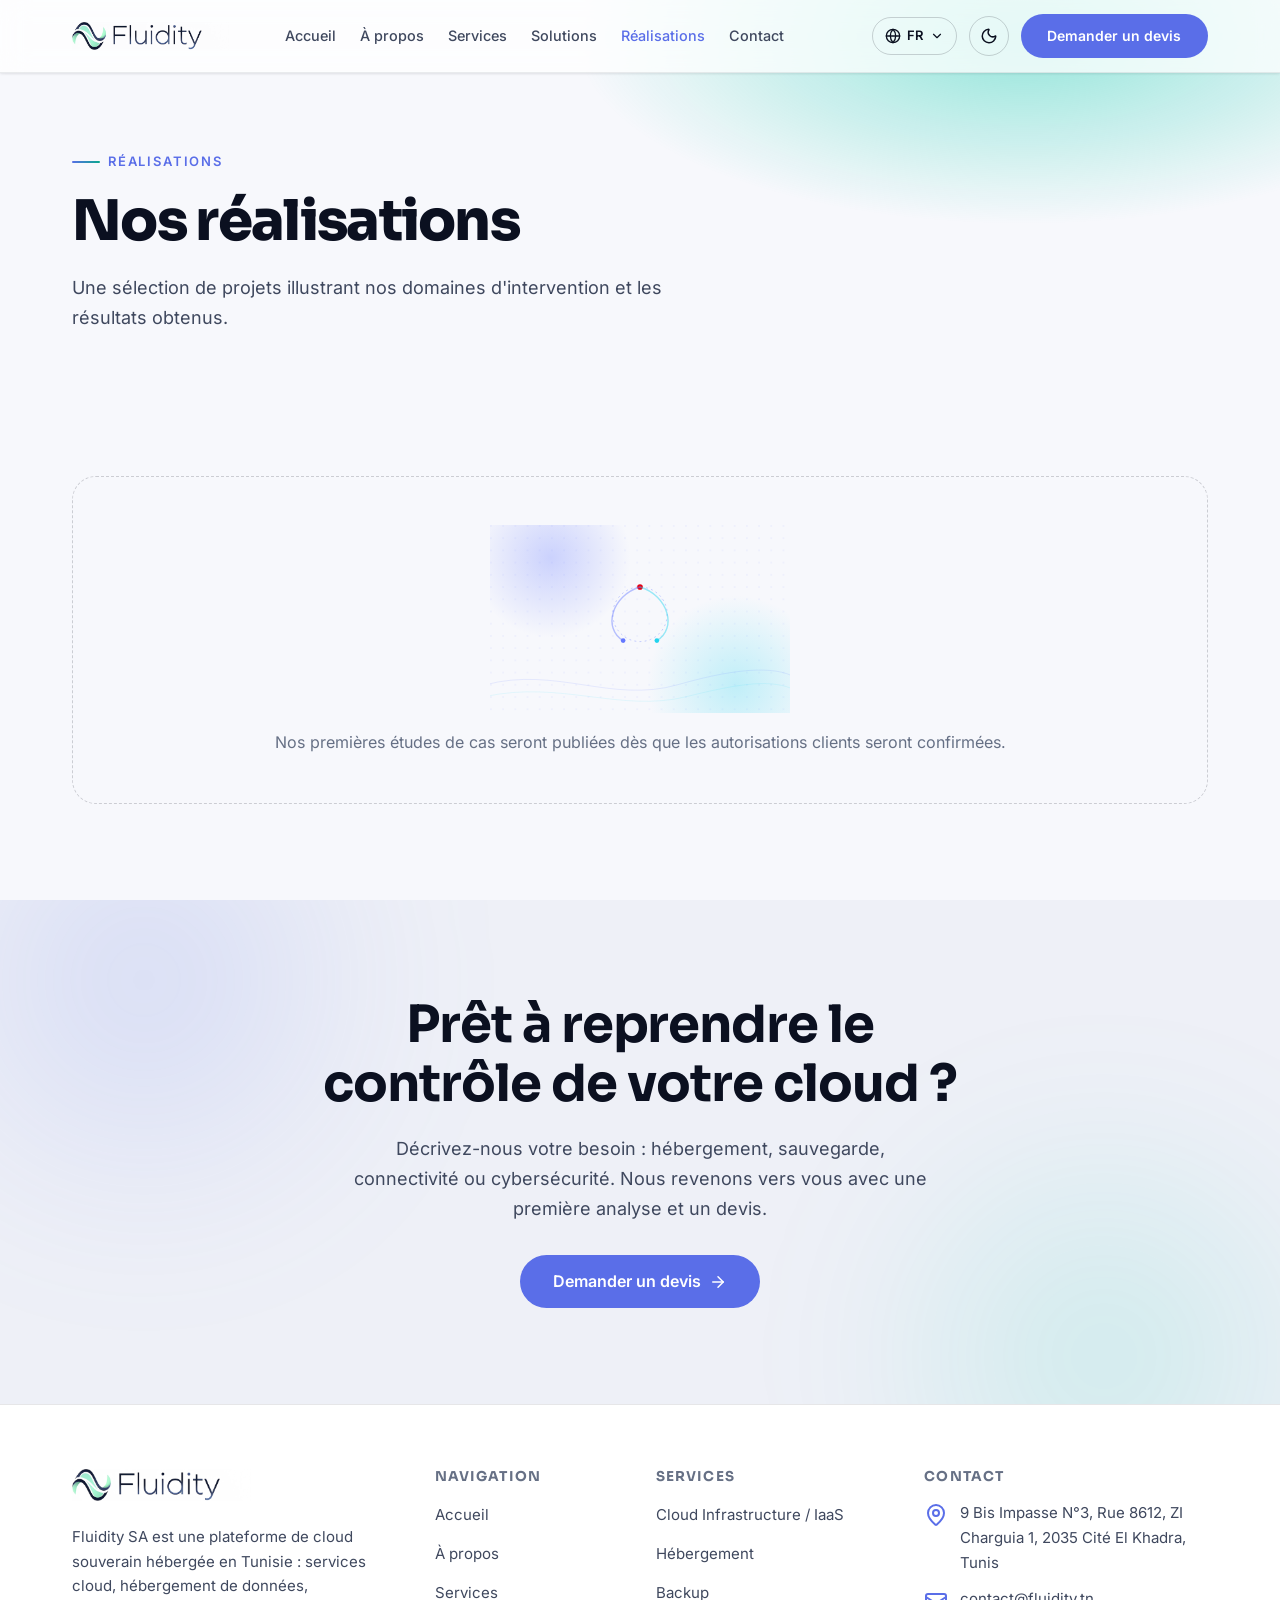
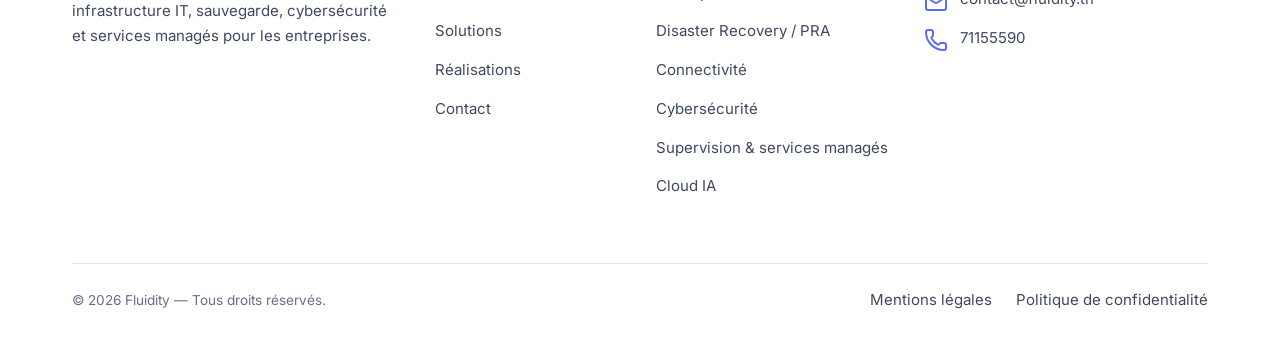
<file: projets/index.html>
<!DOCTYPE html>
<html lang="fr" dir="ltr" data-theme="light">

<head>
  <meta charset="utf-8">
  <title>Nos réalisations | Fluidity</title>
  <base href="/">
  <meta name="viewport" content="width=device-width, initial-scale=1">
  <meta name="description"
    content="Une sélection de projets illustrant nos domaines d'intervention et les résultats obtenus.">
  <meta name="keywords"
    content="Cloud souverain Tunisie, Cloud Tunisie, Cloud Computing Tunisie, Hébergement Cloud Tunisie, IaaS Tunisie, Cloud privé Tunisie, Hébergement de données Tunisie, Backup Cloud Tunisie, PRA Tunisie, Cybersécurité Tunisie, Services managés IT">
  <meta name="geo.region" content="TN">
  <meta name="geo.placename" content="Tunis">
  <meta name="geo.position" content="36.82907997480159;10.203252253552552">
  <meta name="ICBM" content="36.82907997480159, 10.203252253552552">
  <meta name="color-scheme" content="light dark">
  <meta name="theme-color" content="#F7F8FC">
  <meta property="og:type" content="website">
  <meta property="og:site_name" content="Fluidity">
  <meta property="og:title" content="Nos réalisations | Fluidity">
  <meta property="og:description"
    content="Une sélection de projets illustrant nos domaines d'intervention et les résultats obtenus.">
  <meta name="twitter:card" content="summary_large_image">
  <link rel="icon" type="image/png" href="brand/favicon-64.png" sizes="64x64">
  <link rel="apple-touch-icon" href="brand/apple-touch-icon.png">
  <script type="application/ld+json">
  {
    "@context": "https://schema.org",
    "@type": "LocalBusiness",
    "@id": "https://www.fluidity.example/#organization",
    "name": "Fluidity SA",
    "slogan": "Le cloud souverain qui s'adapte à vous en toute fluidité.",
    "description": "Fluidity est une plateforme de Cloud souverain en Tunisie proposant des services Cloud, hébergement, infrastructure, sauvegarde, connectivité, cybersécurité et services managés destinés aux entreprises.",
    "url": "https://www.fluidity.example/",
    "telephone": "+216 71 155 590",
    "foundingDate": "2025-12-18",
    "address": {
      "@type": "PostalAddress",
      "streetAddress": "9 Bis Impasse N°3, Rue 8612, ZI Charguia 1",
      "addressLocality": "Cité El Khadra, Tunis",
      "postalCode": "2035",
      "addressCountry": "TN"
    },
    "geo": { "@type": "GeoCoordinates", "latitude": 36.82907997480159, "longitude": 10.203252253552552 },
    "openingHoursSpecification": [{
      "@type": "OpeningHoursSpecification",
      "dayOfWeek": ["Monday", "Tuesday", "Wednesday", "Thursday", "Friday"],
      "opens": "08:00",
      "closes": "17:30"
    }],
    "areaServed": "Tunisia",
    "knowsAbout": ["Cloud souverain Tunisie", "IaaS Tunisie", "Hébergement de données Tunisie", "Backup Cloud Tunisie", "PRA Tunisie", "Cybersécurité Tunisie", "Services managés IT"]
  }
  </script>
  <script>
    (function () {
      try {
        var t = localStorage.getItem('fluidity-theme');
        if (t === 'light' || t === 'dark') {
          document.documentElement.dataset.theme = t;
        }
      } catch (e) { /* storage unavailable — default theme applies */ }
    })();
  </script>
  <style>
    @font-face {
      font-family: Inter Variable;
      font-style: normal;
      font-display: swap;
      font-weight: 100 900;
      src: url("./media/inter-cyrillic-ext-wght-normal-IYF56FF6.woff2") format("woff2-variations");
      unicode-range: U+0460-052F, U+1C80-1C8A, U+20B4, U+2DE0-2DFF, U+A640-A69F, U+FE2E-FE2F
    }

    @font-face {
      font-family: Inter Variable;
      font-style: normal;
      font-display: swap;
      font-weight: 100 900;
      src: url("./media/inter-cyrillic-wght-normal-JEOLYBOO.woff2") format("woff2-variations");
      unicode-range: U+0301, U+0400-045F, U+0490-0491, U+04B0-04B1, U+2116
    }

    @font-face {
      font-family: Inter Variable;
      font-style: normal;
      font-display: swap;
      font-weight: 100 900;
      src: url("./media/inter-greek-ext-wght-normal-EOVOK2B5.woff2") format("woff2-variations");
      unicode-range: U+1F00-1FFF
    }

    @font-face {
      font-family: Inter Variable;
      font-style: normal;
      font-display: swap;
      font-weight: 100 900;
      src: url("./media/inter-greek-wght-normal-IRE366VL.woff2") format("woff2-variations");
      unicode-range: U+0370-0377, U+037A-037F, U+0384-038A, U+038C, U+038E-03A1, U+03A3-03FF
    }

    @font-face {
      font-family: Inter Variable;
      font-style: normal;
      font-display: swap;
      font-weight: 100 900;
      src: url("./media/inter-vietnamese-wght-normal-CE5GGD3W.woff2") format("woff2-variations");
      unicode-range: U+0102-0103, U+0110-0111, U+0128-0129, U+0168-0169, U+01A0-01A1, U+01AF-01B0, U+0300-0301, U+0303-0304, U+0308-0309, U+0323, U+0329, U+1EA0-1EF9, U+20AB
    }

    @font-face {
      font-family: Inter Variable;
      font-style: normal;
      font-display: swap;
      font-weight: 100 900;
      src: url("./media/inter-latin-ext-wght-normal-HA22NDSG.woff2") format("woff2-variations");
      unicode-range: U+0100-02BA, U+02BD-02C5, U+02C7-02CC, U+02CE-02D7, U+02DD-02FF, U+0304, U+0308, U+0329, U+1D00-1DBF, U+1E00-1E9F, U+1EF2-1EFF, U+2020, U+20A0-20AB, U+20AD-20C0, U+2113, U+2C60-2C7F, U+A720-A7FF
    }

    @font-face {
      font-family: Inter Variable;
      font-style: normal;
      font-display: swap;
      font-weight: 100 900;
      src: url("./media/inter-latin-wght-normal-NRMW37G5.woff2") format("woff2-variations");
      unicode-range: U+0000-00FF, U+0131, U+0152-0153, U+02BB-02BC, U+02C6, U+02DA, U+02DC, U+0304, U+0308, U+0329, U+2000-206F, U+20AC, U+2122, U+2191, U+2193, U+2212, U+2215, U+FEFF, U+FFFD
    }

    @font-face {
      font-family: Sora Variable;
      font-style: normal;
      font-display: swap;
      font-weight: 100 800;
      src: url("./media/sora-latin-ext-wght-normal-6VOG353B.woff2") format("woff2-variations");
      unicode-range: U+0100-02BA, U+02BD-02C5, U+02C7-02CC, U+02CE-02D7, U+02DD-02FF, U+0304, U+0308, U+0329, U+1D00-1DBF, U+1E00-1E9F, U+1EF2-1EFF, U+2020, U+20A0-20AB, U+20AD-20C0, U+2113, U+2C60-2C7F, U+A720-A7FF
    }

    @font-face {
      font-family: Sora Variable;
      font-style: normal;
      font-display: swap;
      font-weight: 100 800;
      src: url("./media/sora-latin-wght-normal-SPU4XLJF.woff2") format("woff2-variations");
      unicode-range: U+0000-00FF, U+0131, U+0152-0153, U+02BB-02BC, U+02C6, U+02DA, U+02DC, U+0304, U+0308, U+0329, U+2000-206F, U+20AC, U+2122, U+2191, U+2193, U+2212, U+2215, U+FEFF, U+FFFD
    }

    @font-face {
      font-family: Cairo Variable;
      font-style: normal;
      font-display: swap;
      font-weight: 200 1000;
      src: url("./media/cairo-arabic-wght-normal-PWNICP73.woff2") format("woff2-variations");
      unicode-range: U+0600-06FF, U+0750-077F, U+0870-088E, U+0890-0891, U+0897-08E1, U+08E3-08FF, U+200C-200E, U+2010-2011, U+204F, U+2E41, U+FB50-FDFF, U+FE70-FE74, U+FE76-FEFC, U+102E0-102FB, U+10E60-10E7E, U+10EC2-10EC4, U+10EFC-10EFF, U+1EE00-1EE03, U+1EE05-1EE1F, U+1EE21-1EE22, U+1EE24, U+1EE27, U+1EE29-1EE32, U+1EE34-1EE37, U+1EE39, U+1EE3B, U+1EE42, U+1EE47, U+1EE49, U+1EE4B, U+1EE4D-1EE4F, U+1EE51-1EE52, U+1EE54, U+1EE57, U+1EE59, U+1EE5B, U+1EE5D, U+1EE5F, U+1EE61-1EE62, U+1EE64, U+1EE67-1EE6A, U+1EE6C-1EE72, U+1EE74-1EE77, U+1EE79-1EE7C, U+1EE7E, U+1EE80-1EE89, U+1EE8B-1EE9B, U+1EEA1-1EEA3, U+1EEA5-1EEA9, U+1EEAB-1EEBB, U+1EEF0-1EEF1
    }

    @font-face {
      font-family: Cairo Variable;
      font-style: normal;
      font-display: swap;
      font-weight: 200 1000;
      src: url("./media/cairo-latin-ext-wght-normal-MOGPTU57.woff2") format("woff2-variations");
      unicode-range: U+0100-02BA, U+02BD-02C5, U+02C7-02CC, U+02CE-02D7, U+02DD-02FF, U+0304, U+0308, U+0329, U+1D00-1DBF, U+1E00-1E9F, U+1EF2-1EFF, U+2020, U+20A0-20AB, U+20AD-20C0, U+2113, U+2C60-2C7F, U+A720-A7FF
    }

    @font-face {
      font-family: Cairo Variable;
      font-style: normal;
      font-display: swap;
      font-weight: 200 1000;
      src: url("./media/cairo-latin-wght-normal-KQSTBPVI.woff2") format("woff2-variations");
      unicode-range: U+0000-00FF, U+0131, U+0152-0153, U+02BB-02BC, U+02C6, U+02DA, U+02DC, U+0304, U+0308, U+0329, U+2000-206F, U+20AC, U+2122, U+2191, U+2193, U+2212, U+2215, U+FEFF, U+FFFD
    }

    *,
    *:before,
    *:after {
      box-sizing: border-box
    }

    html {
      height: 100%;
      scroll-behavior: smooth;
      -webkit-text-size-adjust: 100%
    }

    body {
      margin: 0;
      min-height: 100%;
      font-family: Inter Variable, Cairo Variable, ui-sans-serif, system-ui, -apple-system, Segoe UI, Roboto, sans-serif;
      font-size: 1rem;
      line-height: 1.65;
      color: var(--text-1);
      background: var(--bg);
      -webkit-font-smoothing: antialiased;
      -moz-osx-font-smoothing: grayscale;
      overflow-x: clip
    }

    h1,
    h2,
    h3 {
      font-family: Sora Variable, Cairo Variable, Inter Variable, ui-sans-serif, system-ui, sans-serif;
      line-height: 1.15;
      margin: 0;
      text-wrap: balance;
      letter-spacing: -.02em;
      color: var(--text-1)
    }

    p {
      margin: 0
    }

    a {
      color: var(--accent);
      text-decoration: none
    }

    a:hover {
      color: var(--accent-strong)
    }

    img,
    svg {
      display: block;
      max-width: 100%
    }

    button {
      font: inherit;
      color: inherit
    }

    button {
      cursor: pointer
    }

    .btn {
      display: inline-flex;
      align-items: center;
      justify-content: center;
      gap: .5rem;
      padding: .8rem 1.6rem;
      border-radius: 999px;
      border: 1px solid transparent;
      font-weight: 600;
      font-size: .875rem;
      line-height: 1.2;
      text-decoration: none;
      cursor: pointer;
      white-space: nowrap;
      transition: background .25s ease, color .25s ease, border-color .25s ease, transform .25s ease, box-shadow .25s ease
    }

    .btn:focus-visible {
      outline: 2px solid var(--accent);
      outline-offset: 3px
    }

    .btn:active {
      transform: translateY(1px)
    }

    .btn-primary {
      background: var(--accent);
      color: #fff
    }

    .btn-primary:hover {
      background: var(--accent-strong);
      box-shadow: var(--glow);
      color: #fff
    }

    .btn-lg {
      padding: 1rem 2rem;
      font-size: 1rem
    }

    .link-underline {
      position: relative;
      color: var(--text-1);
      font-weight: 600;
      text-decoration: none
    }

    .link-underline:after {
      content: "";
      position: absolute;
      inset-inline-start: 0;
      bottom: -3px;
      width: 100%;
      height: 2px;
      border-radius: 999px;
      background: var(--grad-brand);
      transform: scaleX(0);
      transform-origin: inline-start;
      transition: transform .3s cubic-bezier(.22, 1, .36, 1)
    }

    .link-underline:hover:after,
    .link-underline:focus-visible:after {
      transform: scaleX(1)
    }

    .container {
      width: 100%;
      max-width: 76rem;
      margin-inline: auto;
      padding-inline: clamp(1.25rem, 4vw, 2.5rem)
    }

    .section {
      padding-block: clamp(4rem, 10vw, 6rem);
      position: relative
    }

    .eyebrow {
      display: inline-flex;
      align-items: center;
      gap: .5rem;
      font-size: .8125rem;
      font-weight: 600;
      letter-spacing: .14em;
      text-transform: uppercase;
      color: var(--accent)
    }

    .eyebrow:before {
      content: "";
      width: 1.75rem;
      height: 2px;
      border-radius: 999px;
      background: var(--grad-brand)
    }

    .skip-link {
      position: fixed;
      top: .75rem;
      inset-inline-start: .75rem;
      z-index: 300;
      padding: .75rem 1rem;
      border-radius: 10px;
      background: var(--accent);
      color: #fff;
      font-weight: 600;
      transform: translateY(-200%);
      transition: transform .2s ease
    }

    .skip-link:focus {
      transform: translateY(0);
      color: #fff
    }

    .reveal {
      opacity: 0;
      transform: translateY(24px);
      transition: opacity .7s cubic-bezier(.22, 1, .36, 1), transform .7s cubic-bezier(.22, 1, .36, 1);
      transition-delay: var(--reveal-delay, 0ms)
    }

    .reveal.reveal-done {
      opacity: 1;
      transform: none
    }

    :root {
      --bg: #f7f8fc;
      --bg-elevated: #ffffff;
      --bg-sunken: #eef0f7;
      --surface: #ffffff;
      --surface-hover: #fbfbfe;
      --surface-raised: #ffffff;
      --overlay: rgb(11 16 32 / .45);
      --border: rgb(11 16 32 / .1);
      --border-strong: rgb(11 16 32 / .18);
      --border-accent: rgb(102 126 234 / .35);
      --text-1: #0b1020;
      --text-2: #3f485e;
      --text-3: #667085;
      --text-invert: #ffffff;
      --accent: #5a6ee8;
      --accent-strong: #4c5fe0;
      --accent-soft: rgb(102 126 234 / .12);
      --accent-soft-2: rgb(102 126 234 / .08);
      --teal: #08a98c;
      --teal-soft: rgb(8 169 140 / .12);
      --grad-accent: linear-gradient(120deg, #5a6ee8, #7c8cf0);
      --grad-brand: linear-gradient(120deg, #5a6ee8 0%, #08a98c 100%);
      --grad-brand-vivid: linear-gradient(120deg, #667eea 0%, #00c9a7 100%);
      --danger: #d92d20;
      --danger-soft: rgb(217 45 32 / .1);
      --success: #087443;
      --success-soft: rgb(8 116 67 / .1);
      --glass: rgb(255 255 255 / .75);
      --glass-border: rgb(11 16 32 / .08);
      --shadow-1: 0 1px 2px rgba(11, 16, 32, .05), 0 1px 3px rgba(11, 16, 32, .06);
      --shadow-2: 0 4px 12px rgba(11, 16, 32, .08), 0 2px 4px rgba(11, 16, 32, .05);
      --shadow-3: 0 12px 32px rgba(11, 16, 32, .14), 0 4px 12px rgba(11, 16, 32, .08);
      --glow: 0 8px 40px -8px rgba(102, 126, 234, .45)
    }

    @media(prefers-reduced-motion:reduce) {
      html {
        scroll-behavior: auto
      }

      *,
      *:before,
      *:after {
        animation-duration: .01ms !important;
        animation-iteration-count: 1 !important;
        transition-duration: .01ms !important
      }
    }

    * {
      scrollbar-width: thin;
      scrollbar-color: var(--border-strong) transparent
    }
  </style>
  <link rel="stylesheet" href="styles.css">
  <link rel="stylesheet" href="site.css">
  <style>
    [data-sh-1364014388] {
      display: flex;
      flex-direction: column;
      min-height: 100vh;
      min-height: 100dvh
    }

    main[data-sc-1364014388] {
      flex: 1;
      outline: none
    }

    body.menu-locked[data-sc-1364014388] {
      overflow: hidden
    }
  </style>
  <style>
    [data-sh-3971712132] {
      display: block;
      position: fixed;
      inset-inline: 0;
      top: 0;
      z-index: 100
    }

    .bar[data-sc-3971712132] {
      transition: background .35s ease, border-color .35s ease, box-shadow .35s ease;
      border-bottom: 1px solid transparent
    }

    .bar--home[data-sc-3971712132] {
      background: transparent;
      border-bottom-color: transparent;
      --hdr-fg: var(--text-1);
      --hdr-border: var(--border-strong)
    }

    .bar--home[data-sc-3971712132] .nav-link[data-sc-3971712132],
    .bar--home[data-sc-3971712132] .menu-btn[data-sc-3971712132] {
      color: var(--hdr-fg)
    }

    .bar--home[data-sc-3971712132] .menu-btn[data-sc-3971712132] {
      border-color: var(--hdr-border)
    }

    .bar--solid[data-sc-3971712132] {
      background: var(--glass);
      backdrop-filter: blur(14px);
      -webkit-backdrop-filter: blur(14px);
      border-bottom-color: var(--glass-border);
      box-shadow: var(--shadow-1)
    }

    .bar-inner[data-sc-3971712132] {
      display: flex;
      align-items: center;
      gap: 1.5rem;
      height: 4.5rem
    }

    .brand[data-sc-3971712132] {
      display: inline-flex;
      align-items: center;
      gap: .6rem;
      text-decoration: none
    }

    .brand-logo[data-sc-3971712132] {
      height: 1.75rem;
      width: auto;
      display: block
    }

    html[data-theme=dark][data-sc-3971712132] .brand-logo[data-sc-3971712132],
    [data-theme=dark][data-sh-3971712132] .brand-logo[data-sc-3971712132],
    [data-theme=dark] [data-sh-3971712132] .brand-logo[data-sc-3971712132] {
      filter: brightness(0) invert(1)
    }

    .brand-name[data-sc-3971712132] {
      font-family: Sora Variable, Cairo Variable, Inter Variable, ui-sans-serif, system-ui, sans-serif;
      font-weight: 700;
      font-size: 1.15rem;
      letter-spacing: -.01em;
      color: var(--text-1)
    }

    .nav-desktop[data-sc-3971712132] {
      display: none
    }

    .actions[data-sc-3971712132] {
      display: flex;
      align-items: center;
      gap: .75rem;
      margin-inline-start: auto
    }

    .menu-btn[data-sc-3971712132] {
      display: inline-flex;
      align-items: center;
      justify-content: center;
      width: 2.6rem;
      height: 2.6rem;
      border-radius: 999px;
      border: 1px solid var(--border-strong);
      background: transparent;
      color: var(--text-1);
      transition: border-color .25s ease, color .25s ease
    }

    .menu-btn[data-sc-3971712132]:hover {
      border-color: var(--accent);
      color: var(--accent)
    }

    .header-cta[data-sc-3971712132] {
      display: none
    }

    @media(min-width:64em) {
      .nav-desktop[data-sc-3971712132] {
        display: flex;
        align-items: center;
        gap: 1.5rem;
        margin-inline-start: 2rem
      }

      .nav-link[data-sc-3971712132] {
        color: var(--text-2);
        font-size: .9rem;
        font-weight: 500
      }

      .nav-link.is-active[data-sc-3971712132],
      .nav-link[data-sc-3971712132]:hover {
        color: var(--accent)
      }

      .menu-btn[data-sc-3971712132] {
        display: none
      }

      .header-cta[data-sc-3971712132] {
        display: inline-flex
      }
    }

    .mobile-menu[data-sc-3971712132] {
      position: fixed;
      inset: 0;
      z-index: 200;
      display: flex;
      flex-direction: column;
      justify-content: center;
      padding: clamp(1.25rem, 4vw, 2.5rem);
      background: var(--bg);
      animation: data-sc-3971712132_menu-in .3s cubic-bezier(.22, 1, .36, 1)
    }

    @keyframes data-sc-3971712132_menu-in {
      0% {
        opacity: 0;
        transform: translateY(-1rem)
      }

      to {
        opacity: 1;
        transform: translateY(0)
      }
    }

    .mobile-nav[data-sc-3971712132] {
      display: flex;
      flex-direction: column;
      gap: .5rem
    }

    .mobile-link[data-sc-3971712132] {
      font-family: Sora Variable, Cairo Variable, Inter Variable, ui-sans-serif, system-ui, sans-serif;
      font-size: clamp(1.8rem, 7vw, 2.6rem);
      font-weight: 700;
      color: var(--text-1);
      text-decoration: none;
      padding-block: .4rem;
      opacity: 0;
      transform: translateY(1rem);
      animation: data-sc-3971712132_link-in .5s cubic-bezier(.22, 1, .36, 1) forwards;
      animation-delay: calc(var(--stagger) * 55ms + 80ms)
    }

    .mobile-link.is-active[data-sc-3971712132],
    .mobile-link[data-sc-3971712132]:hover {
      color: var(--accent)
    }

    @keyframes data-sc-3971712132_link-in {
      to {
        opacity: 1;
        transform: translateY(0)
      }
    }

    .mobile-actions[data-sc-3971712132] {
      display: flex;
      align-items: center;
      gap: .75rem;
      margin-top: 3rem;
      padding-top: 1.5rem;
      border-top: 1px solid var(--border)
    }
  </style>
  <style>
    .footer[data-sc-4204122938] {
      background: var(--bg-elevated);
      border-top: 1px solid var(--border);
      padding-block: 4rem 2rem;
      margin-top: auto
    }

    .grid[data-sc-4204122938] {
      display: grid;
      grid-template-columns: 1fr;
      gap: 3rem
    }

    @media(min-width:48em) {
      .grid[data-sc-4204122938] {
        grid-template-columns: repeat(2, 1fr)
      }
    }

    @media(min-width:64em) {
      .grid[data-sc-4204122938] {
        grid-template-columns: 1.4fr .8fr 1fr 1.2fr;
        gap: 2rem
      }
    }

    .brand[data-sc-4204122938] {
      display: inline-flex;
      align-items: center;
      gap: .6rem;
      text-decoration: none
    }

    .brand-logo[data-sc-4204122938] {
      height: 2rem;
      width: auto;
      display: block
    }

    html[data-theme=dark][data-sc-4204122938] .brand-logo[data-sc-4204122938],
    [data-theme=dark][data-sh-4204122938] .brand-logo[data-sc-4204122938],
    [data-theme=dark] [data-sh-4204122938] .brand-logo[data-sc-4204122938] {
      filter: brightness(0) invert(1)
    }

    .brand-name[data-sc-4204122938] {
      font-family: Sora Variable, Cairo Variable, Inter Variable, ui-sans-serif, system-ui, sans-serif;
      font-weight: 700;
      font-size: 1.2rem;
      color: var(--text-1)
    }

    .desc[data-sc-4204122938] {
      margin-block-start: 1rem;
      color: var(--text-2);
      font-size: .9375rem;
      max-width: 30rem
    }

    .social[data-sc-4204122938] {
      display: flex;
      gap: .5rem;
      margin-block-start: 1.5rem
    }

    .social-link[data-sc-4204122938] {
      display: inline-flex;
      align-items: center;
      justify-content: center;
      width: 2.4rem;
      height: 2.4rem;
      border-radius: 999px;
      border: 1px solid var(--border-strong);
      color: var(--text-2);
      transition: border-color .25s ease, color .25s ease, transform .25s ease
    }

    .social-link[data-sc-4204122938]:hover {
      border-color: var(--accent);
      color: var(--accent);
      transform: translateY(-2px)
    }

    .col-title[data-sc-4204122938] {
      font-size: .85rem;
      font-weight: 700;
      letter-spacing: .08em;
      text-transform: uppercase;
      color: var(--text-3);
      margin-block-end: 1rem
    }

    .col-list[data-sc-4204122938],
    .contact-list[data-sc-4204122938] {
      list-style: none;
      margin: 0;
      padding: 0;
      display: flex;
      flex-direction: column;
      gap: .75rem
    }

    .f-link[data-sc-4204122938] {
      color: var(--text-2);
      text-decoration: none;
      font-size: .9375rem;
      transition: color .2s ease
    }

    .f-link[data-sc-4204122938]:hover {
      color: var(--accent)
    }

    .contact-list[data-sc-4204122938] li[data-sc-4204122938] {
      display: flex;
      align-items: flex-start;
      gap: .75rem;
      color: var(--text-2);
      font-size: .9375rem
    }

    .contact-list[data-sc-4204122938] li[data-sc-4204122938] site-icon[data-sc-4204122938] {
      color: var(--accent);
      margin-top: .15rem;
      flex-shrink: 0
    }

    .legal[data-sc-4204122938] {
      display: flex;
      flex-direction: column;
      gap: .75rem;
      margin-block-start: 4rem;
      padding-block-start: 1.5rem;
      border-top: 1px solid var(--border)
    }

    @media(min-width:64em) {
      .legal[data-sc-4204122938] {
        flex-direction: row;
        align-items: center;
        justify-content: space-between
      }
    }

    .copyright[data-sc-4204122938] {
      color: var(--text-3);
      font-size: .85rem
    }

    .legal-links[data-sc-4204122938] {
      display: flex;
      gap: 1.5rem
    }
  </style>
  <style>
    .wrap[data-sc-1003395257] {
      position: relative
    }

    .trigger[data-sc-1003395257] {
      display: inline-flex;
      align-items: center;
      gap: .4rem;
      padding: .45rem .75rem;
      border-radius: var(--radius-full, 999px);
      border: 1px solid var(--hdr-border, var(--border-strong));
      background: transparent;
      color: var(--hdr-fg, var(--text-1));
      font-size: .8125rem;
      font-weight: 600;
      transition: border-color .25s ease, color .25s ease
    }

    .trigger[data-sc-1003395257]:hover,
    .trigger[aria-expanded=true][data-sc-1003395257] {
      border-color: var(--accent);
      color: var(--accent)
    }

    .chev[data-sc-1003395257] {
      transition: transform .25s ease
    }

    .chev--open[data-sc-1003395257] {
      transform: rotate(180deg)
    }

    .menu[data-sc-1003395257] {
      position: absolute;
      top: calc(100% + .5rem);
      inset-inline-end: 0;
      min-width: 11rem;
      margin: 0;
      padding: .35rem;
      list-style: none;
      background: var(--surface-raised);
      border: 1px solid var(--border);
      border-radius: var(--radius-md, 16px);
      box-shadow: var(--shadow-3);
      z-index: 60
    }

    .option[data-sc-1003395257] {
      display: flex;
      align-items: center;
      justify-content: space-between;
      gap: .5rem;
      width: 100%;
      padding: .55rem .75rem;
      border: 0;
      border-radius: var(--radius-sm, 10px);
      background: transparent;
      color: var(--text-1);
      font-size: .875rem;
      font-weight: 500;
      text-align: start
    }

    .option[data-sc-1003395257]:hover {
      background: var(--accent-soft)
    }

    .option--active[data-sc-1003395257] {
      color: var(--accent-strong);
      font-weight: 600
    }
  </style>
  <style>
    .theme-toggle[data-sc-3373500935] {
      display: inline-flex;
      align-items: center;
      justify-content: center;
      width: 2.5rem;
      height: 2.5rem;
      border-radius: var(--radius-full, 999px);
      border: 1px solid var(--hdr-border, var(--border-strong));
      background: transparent;
      color: var(--hdr-fg, var(--text-1));
      transition: border-color .25s ease, color .25s ease, transform .25s ease
    }

    .theme-toggle[data-sc-3373500935]:hover {
      border-color: var(--accent);
      color: var(--accent);
      transform: rotate(12deg)
    }
  </style>
  <style>
    [data-sh-1438975023] {
      display: inline-flex;
      line-height: 0
    }
  </style>
  <style>
    .page-hero[data-sc-278159593] {
      padding-block: 9rem 3rem;
      background: radial-gradient(50% 70% at 80% 10%, rgba(0, 201, 167, .4), transparent 70%), var(--bg)
    }

    .page-hero[data-sc-278159593] h1[data-sc-278159593] {
      font-size: clamp(2.2rem, 1.5rem + 3.2vw, 3.5rem);
      font-weight: 800;
      letter-spacing: -.03em;
      margin-top: 1rem
    }

    .lede[data-sc-278159593] {
      margin-top: 1.25rem;
      font-size: 1.125rem;
      color: var(--text-2);
      max-width: 38rem
    }

    .grid[data-sc-278159593] {
      display: grid;
      grid-template-columns: 1fr;
      gap: 2rem
    }

    @media(min-width:64em) {
      .grid[data-sc-278159593] {
        grid-template-columns: repeat(2, 1fr)
      }
    }

    .card[data-sc-278159593] {
      background: var(--surface);
      border: 1px solid var(--border);
      border-radius: 24px;
      transition: transform .35s cubic-bezier(.22, 1, .36, 1), box-shadow .35s cubic-bezier(.22, 1, .36, 1)
    }

    .card[data-sc-278159593]:hover {
      transform: translateY(-4px);
      box-shadow: var(--shadow-3)
    }

    .card[data-sc-278159593] {
      overflow: hidden;
      display: flex;
      flex-direction: column
    }

    .visual[data-sc-278159593] {
      position: relative;
      aspect-ratio: 16/9;
      background: radial-gradient(80% 90% at 30% 20%, hsl(var(--p-hue, 232), 70%, 60%, .35), transparent 70%), radial-gradient(70% 80% at 75% 80%, hsl(calc(var(--p-hue, 232) + 90), 65%, 55%, .3), transparent 70%), var(--bg-sunken);
      overflow: hidden
    }

    .visual-waves[data-sc-278159593] {
      position: absolute;
      inset: 0;
      background: repeating-linear-gradient(105deg, transparent 0px, transparent 26px, rgba(255, 255, 255, .07) 27px, transparent 28px)
    }

    .visual-glow[data-sc-278159593] {
      position: absolute;
      width: 60%;
      aspect-ratio: 1;
      border-radius: 50%;
      background: radial-gradient(circle, hsl(var(--p-hue, 232), 80%, 65%, .5), transparent 70%);
      top: 20%;
      right: 10%;
      filter: blur(30px)
    }

    .body[data-sc-278159593] {
      padding: 1.75rem;
      display: flex;
      flex-direction: column;
      gap: .85rem
    }

    .client[data-sc-278159593] {
      font-size: .78rem;
      font-weight: 600;
      letter-spacing: .06em;
      text-transform: uppercase;
      color: var(--text-3)
    }

    .body[data-sc-278159593] h2[data-sc-278159593] {
      font-size: 1.35rem
    }

    .desc[data-sc-278159593] {
      color: var(--text-2);
      font-size: .925rem
    }

    .meta[data-sc-278159593] {
      display: grid;
      grid-template-columns: 1fr;
      gap: 1rem
    }

    @media(min-width:48em) {
      .meta[data-sc-278159593] {
        grid-template-columns: 1fr 1fr
      }
    }

    .s-label[data-sc-278159593] {
      display: block;
      font-size: .72rem;
      font-weight: 700;
      letter-spacing: .1em;
      text-transform: uppercase;
      color: var(--text-3);
      margin-bottom: .45rem
    }

    .tags[data-sc-278159593] {
      display: flex;
      flex-wrap: wrap;
      gap: .4rem
    }

    .tag[data-sc-278159593] {
      font-size: .72rem;
      font-weight: 600;
      padding: .25rem .6rem;
      border-radius: 999px;
      background: var(--accent-soft);
      color: var(--accent-strong)
    }

    .tag--teal[data-sc-278159593] {
      background: var(--teal-soft);
      color: var(--teal)
    }

    .results[data-sc-278159593] {
      list-style: none;
      margin: .25rem 0 0;
      padding: 0;
      display: flex;
      flex-direction: column;
      gap: .35rem
    }

    .results[data-sc-278159593] li[data-sc-278159593] {
      font-size: .9rem;
      color: var(--text-1);
      display: flex;
      gap: .45rem;
      align-items: flex-start
    }

    .results[data-sc-278159593] li[data-sc-278159593]:before {
      content: "";
      width: 6px;
      height: 6px;
      border-radius: 50%;
      background: var(--teal);
      margin-top: .45rem;
      flex-shrink: 0
    }

    .empty[data-sc-278159593] {
      padding: 3rem;
      border: 1px dashed var(--border-strong);
      border-radius: 24px;
      text-align: center;
      color: var(--text-3)
    }

    .empty-art[data-sc-278159593] {
      display: block;
      width: min(300px, 70%);
      height: auto;
      margin: 0 auto 1rem
    }
  </style>
  <style>
    .cta[data-sc-421139084] {
      position: relative;
      overflow: clip
    }

    .cta-bg[data-sc-421139084] {
      position: absolute;
      inset: 0;
      background: var(--bg-sunken)
    }

    .orb[data-sc-421139084] {
      position: absolute;
      width: 34rem;
      height: 34rem;
      border-radius: 50%;
      filter: blur(90px);
      opacity: .5
    }

    .orb--a[data-sc-421139084] {
      top: -12rem;
      inset-inline-start: -8rem;
      background: radial-gradient(circle, rgba(102, 126, 234, .45), transparent 65%);
      animation: data-sc-421139084_drift 14s ease-in-out infinite alternate
    }

    .orb--b[data-sc-421139084] {
      bottom: -14rem;
      inset-inline-end: -6rem;
      background: radial-gradient(circle, rgba(0, 201, 167, .35), transparent 65%);
      animation: data-sc-421139084_drift 18s ease-in-out infinite alternate-reverse
    }

    @keyframes data-sc-421139084_drift {
      0% {
        transform: translateZ(0) scale(1)
      }

      to {
        transform: translate3d(3rem, 2rem, 0) scale(1.12)
      }
    }

    .cta-inner[data-sc-421139084] {
      position: relative;
      display: flex;
      flex-direction: column;
      align-items: center;
      gap: 1.25rem;
      text-align: center
    }

    .cta-title[data-sc-421139084] {
      font-size: clamp(2rem, 1.5rem + 2.6vw, 3.2rem);
      font-weight: 700;
      max-width: 46rem
    }

    .cta-text[data-sc-421139084] {
      font-size: 1.125rem;
      color: var(--text-2);
      max-width: 36rem
    }

    .cta-inner[data-sc-421139084] .btn[data-sc-421139084] {
      margin-block-start: .75rem
    }
  </style>
  <link rel="canonical" href="https://www.fluidity.example/projets">
  <meta property="og:url" content="https://www.fluidity.example/projets">
  <meta name="twitter:title" content="Nos réalisations | Fluidity">
  <meta name="twitter:description"
    content="Une sélection de projets illustrant nos domaines d'intervention et les résultats obtenus.">
</head>

<body>
  <site-root data-sh-1364014388><a data-sc-1364014388 href="#main-content" class="skip-link">Aller au contenu
      principal</a><site-header data-sc-1364014388 data-sh-3971712132>
      <div data-sc-3971712132 class="bar bar--solid">
        <div data-sc-3971712132 class="bar-inner container"><a data-sc-3971712132
            aria-label="Fluidity — Accueil" class="brand" href="/"><img data-sc-3971712132 src="brand/logo-full.png"
              alt="Fluidity" width="140" height="25" class="brand-logo" data-i18n-attr="alt:meta.brand"></a>
          <nav data-sc-3971712132 aria-label="Navigation principale" class="nav-desktop"><a data-sc-3971712132 class="nav-link link-underline" href="/"
              data-i18n="header.nav.home">Accueil</a><a data-sc-3971712132
              class="nav-link link-underline" href="/a-propos" data-i18n="header.nav.about">À propos</a><a
              data-sc-3971712132 class="nav-link link-underline" href="/services"
              data-i18n="header.nav.services">Services</a><a data-sc-3971712132
              class="nav-link link-underline" href="/solutions" data-i18n="header.nav.solutions">Solutions</a><a
              data-sc-3971712132 class="nav-link link-underline is-active" href="/projets"
              data-i18n="header.nav.projects">Réalisations</a><a data-sc-3971712132
              class="nav-link link-underline" href="/contact" data-i18n="header.nav.contact">Contact</a></nav>
          <div data-sc-3971712132 class="actions"><site-language-selector data-sc-3971712132 data-sh-1003395257>
              <div data-sc-1003395257 class="wrap"><button data-sc-1003395257 type="button" aria-haspopup="listbox"
                  class="trigger" aria-expanded="false" aria-label="Langue"
                  data-i18n-attr="aria-label:language.label"><site-glyph data-sc-1003395257
                    aria-hidden="true"><svg xmlns="http://www.w3.org/2000/svg" width="16" height="16"
                      viewBox="0 0 24 24" fill="none" stroke="currentColor" stroke-width="2" stroke-linecap="round"
                      stroke-linejoin="round" class="lucide">
                      <circle cx="12" cy="12" r="10" />
                      <path d="M12 2a14.5 14.5 0 0 0 0 20 14.5 14.5 0 0 0 0-20" />
                      <path d="M2 12h20" />
                    </svg></site-glyph><span data-sc-1003395257 class="code">FR</span><site-glyph data-sc-1003395257 class="chev" aria-hidden="true"><svg xmlns="http://www.w3.org/2000/svg" width="14"
                      height="14" viewBox="0 0 24 24" fill="none" stroke="currentColor" stroke-width="2"
                      stroke-linecap="round" stroke-linejoin="round" class="lucide chev">
                      <path d="m6 9 6 6 6-6" />
                    </svg></site-glyph></button></div>
            </site-language-selector><site-theme-toggle data-sc-3971712132 data-sh-3373500935><button data-sc-3373500935
                type="button" class="theme-toggle" aria-label="Passer en thème sombre" title="Passer en thème sombre"
                data-i18n-attr="aria-label:theme.toDark;title:theme.toDark"><site-glyph data-sc-3373500935 aria-hidden="true"><svg xmlns="http://www.w3.org/2000/svg" width="18" height="18"
                    viewBox="0 0 24 24" fill="none" stroke="currentColor" stroke-width="2" stroke-linecap="round"
                    stroke-linejoin="round" class="lucide">
                    <path
                      d="M20.985 12.486a9 9 0 1 1-9.473-9.472c.405-.022.617.46.402.803a6 6 0 0 0 8.268 8.268c.344-.215.825-.004.803.401" />
                  </svg></site-glyph></button></site-theme-toggle><a data-sc-3971712132
              class="btn btn-primary header-cta" href="/contact" data-i18n="header.cta">Demander un devis</a><button
              data-sc-3971712132 type="button" class="menu-btn" aria-expanded="false" aria-label="Ouvrir le menu"
              data-i18n-attr="aria-label:header.menuOpen"><site-glyph data-sc-3971712132
                aria-hidden="true"><svg xmlns="http://www.w3.org/2000/svg" width="22" height="22" viewBox="0 0 24 24"
                  fill="none" stroke="currentColor" stroke-width="2" stroke-linecap="round" stroke-linejoin="round"
                  class="lucide">
                  <path d="M4 5h16" />
                  <path d="M4 12h16" />
                  <path d="M4 19h16" />
                </svg></site-glyph></button></div>
        </div>
      </div>
    </site-header>
    <main data-sc-1364014388 id="main-content" tabindex="-1"><site-projects-page data-sh-278159593>
        <section data-sc-278159593 class="page-hero">
          <div data-sc-278159593 class="container">
            <p data-sc-278159593 class="reveal eyebrow reveal-done" data-i18n="header.nav.projects">
              Réalisations</p>
            <h1 data-sc-278159593 class="reveal reveal-done" data-i18n="projectsPage.hero.title"
              style="--reveal-delay:80ms;">Nos réalisations</h1>
            <p data-sc-278159593 class="reveal lede reveal-done" data-i18n="projectsPage.hero.subtitle"
              style="--reveal-delay:160ms;">Une sélection de projets illustrant nos domaines d'intervention et les
              résultats obtenus.</p>
          </div>
        </section>
        <section data-sc-278159593 class="section">
          <div data-sc-278159593 class="container">
            <div data-sc-278159593 class="reveal empty reveal-done"><img data-sc-278159593
                src="images/illustrations/empty-references.svg" alt width="640" height="400" loading="lazy"
                class="empty-art">
              <p data-sc-278159593 data-i18n="projectsPage.empty">Nos premières études de cas seront publiées dès que
                les autorisations clients seront confirmées.</p>
            </div>
          </div>
        </section><site-cta-section data-sc-278159593 data-sh-421139084>
          <section data-sc-421139084 class="reveal cta section reveal-done">
            <div data-sc-421139084 aria-hidden="true" class="cta-bg">
              <div data-sc-421139084 class="orb orb--a"></div>
              <div data-sc-421139084 class="orb orb--b"></div>
            </div>
            <div data-sc-421139084 class="container cta-inner">
              <h2 data-sc-421139084 class="cta-title" data-i18n="home.cta.title">Prêt à reprendre le contrôle de votre
                cloud ?</h2>
              <p data-sc-421139084 class="cta-text" data-i18n="home.cta.text">Décrivez-nous votre besoin : hébergement,
                sauvegarde, connectivité ou cybersécurité. Nous revenons vers vous avec une première analyse et un
                devis.</p><a data-sc-421139084 class="btn btn-primary btn-lg"
                href="/contact"><span data-sc-421139084 data-i18n="header.cta">Demander un devis</span><site-glyph
                  data-sc-421139084 aria-hidden="true"><svg xmlns="http://www.w3.org/2000/svg" width="18"
                    height="18" viewBox="0 0 24 24" fill="none" stroke="currentColor" stroke-width="2"
                    stroke-linecap="round" stroke-linejoin="round" class="lucide">
                    <path d="M5 12h14" />
                    <path d="m12 5 7 7-7 7" />
                  </svg></site-glyph></a>
            </div>
          </section>
        </site-cta-section>
      </site-projects-page></main><site-footer data-sc-1364014388 data-sh-4204122938>
      <footer data-sc-4204122938 class="reveal footer reveal-done">
        <div data-sc-4204122938 class="container">
          <div data-sc-4204122938 class="grid">
            <div data-sc-4204122938 class="col col--brand"><a data-sc-4204122938
                aria-label="Fluidity — Accueil" class="brand" href="/"><img data-sc-4204122938 src="brand/logo-full.png"
                  alt="Fluidity" width="140" height="25" class="brand-logo" data-i18n-attr="alt:meta.brand"></a>
              <p data-sc-4204122938 class="desc" data-i18n="footer.description">Fluidity SA est une plateforme de cloud
                souverain hébergée en Tunisie : services cloud, hébergement de données, infrastructure IT, sauvegarde,
                cybersécurité et services managés pour les entreprises.</p>
            </div>
            <nav data-sc-4204122938 class="col" aria-label="Navigation" data-i18n-attr="aria-label:footer.navTitle">
              <h3 data-sc-4204122938 class="col-title" data-i18n="footer.navTitle">Navigation</h3>
              <ul data-sc-4204122938 class="col-list">
                <li data-sc-4204122938><a data-sc-4204122938 class="f-link" href="/"
                    data-i18n="header.nav.home">Accueil</a></li>
                <li data-sc-4204122938><a data-sc-4204122938 class="f-link" href="/a-propos"
                    data-i18n="header.nav.about">À propos</a></li>
                <li data-sc-4204122938><a data-sc-4204122938 class="f-link" href="/services"
                    data-i18n="header.nav.services">Services</a></li>
                <li data-sc-4204122938><a data-sc-4204122938 class="f-link" href="/solutions"
                    data-i18n="header.nav.solutions">Solutions</a></li>
                <li data-sc-4204122938><a data-sc-4204122938 class="f-link" href="/projets"
                    data-i18n="header.nav.projects">Réalisations</a></li>
                <li data-sc-4204122938><a data-sc-4204122938 class="f-link" href="/contact"
                    data-i18n="header.nav.contact">Contact</a></li>
              </ul>
            </nav>
            <nav data-sc-4204122938 class="col" aria-label="Services" data-i18n-attr="aria-label:header.nav.services">
              <h3 data-sc-4204122938 class="col-title" data-i18n="header.nav.services">Services</h3>
              <ul data-sc-4204122938 class="col-list">
                <li data-sc-4204122938><a data-sc-4204122938 class="f-link" href="/services"
                    data-i18n="services.0.title">Cloud Infrastructure / IaaS</a></li>
                <li data-sc-4204122938><a data-sc-4204122938 class="f-link" href="/services"
                    data-i18n="legalPage.mentions.hostTitle">Hébergement</a></li>
                <li data-sc-4204122938><a data-sc-4204122938 class="f-link" href="/services"
                    data-i18n="services.2.title">Backup</a></li>
                <li data-sc-4204122938><a data-sc-4204122938 class="f-link" href="/services"
                    data-i18n="services.3.title">Disaster Recovery / PRA</a></li>
                <li data-sc-4204122938><a data-sc-4204122938 class="f-link" href="/services"
                    data-i18n="services.4.title">Connectivité</a></li>
                <li data-sc-4204122938><a data-sc-4204122938 class="f-link" href="/services"
                    data-i18n="services.5.title">Cybersécurité</a></li>
                <li data-sc-4204122938><a data-sc-4204122938 class="f-link" href="/services"
                    data-i18n="services.6.title">Supervision &amp; services managés</a></li>
                <li data-sc-4204122938><a data-sc-4204122938 class="f-link" href="/services"
                    data-i18n="services.7.title">Cloud IA</a></li>
              </ul>
            </nav>
            <div data-sc-4204122938 class="col col--contact">
              <h3 data-sc-4204122938 class="col-title" data-i18n="header.nav.contact">Contact</h3>
              <ul data-sc-4204122938 class="contact-list">
                <li data-sc-4204122938><site-icon data-sc-4204122938 data-sh-1438975023><site-glyph data-sc-1438975023
                      aria-hidden="true"><svg xmlns="http://www.w3.org/2000/svg" width="24" height="24"
                        viewBox="0 0 24 24" fill="none" stroke="currentColor" stroke-width="2" stroke-linecap="round"
                        stroke-linejoin="round" class="lucide">
                        <path
                          d="M20 10c0 4.993-5.539 10.193-7.399 11.799a1 1 0 0 1-1.202 0C9.539 20.193 4 14.993 4 10a8 8 0 0 1 16 0" />
                        <circle cx="12" cy="10" r="3" />
                      </svg></site-glyph></site-icon><span data-sc-4204122938 data-i18n="contactInfo.address">9 Bis
                    Impasse N°3, Rue 8612, ZI Charguia 1, 2035 Cité El Khadra, Tunis</span></li>
                <li data-sc-4204122938><site-icon data-sc-4204122938 data-sh-1438975023><site-glyph data-sc-1438975023
                      aria-hidden="true"><svg xmlns="http://www.w3.org/2000/svg" width="24" height="24"
                        viewBox="0 0 24 24" fill="none" stroke="currentColor" stroke-width="2" stroke-linecap="round"
                        stroke-linejoin="round" class="lucide">
                        <path d="m22 7-8.991 5.727a2 2 0 0 1-2.009 0L2 7" />
                        <rect x="2" y="4" width="20" height="16" rx="2" />
                      </svg></site-glyph></site-icon><span data-sc-4204122938
                    data-i18n="contact.info.emailPending">contact@fluidity.tn</span></li>
                <li data-sc-4204122938><site-icon data-sc-4204122938 data-sh-1438975023><site-glyph data-sc-1438975023
                      aria-hidden="true"><svg xmlns="http://www.w3.org/2000/svg" width="24" height="24"
                        viewBox="0 0 24 24" fill="none" stroke="currentColor" stroke-width="2" stroke-linecap="round"
                        stroke-linejoin="round" class="lucide">
                        <path
                          d="M13.832 16.568a1 1 0 0 0 1.213-.303l.355-.465A2 2 0 0 1 17 15h3a2 2 0 0 1 2 2v3a2 2 0 0 1-2 2A18 18 0 0 1 2 4a2 2 0 0 1 2-2h3a2 2 0 0 1 2 2v3a2 2 0 0 1-.8 1.6l-.468.351a1 1 0 0 0-.292 1.233 14 14 0 0 0 6.392 6.384" />
                      </svg></site-glyph></site-icon><span data-sc-4204122938
                    data-i18n="contactInfo.phone">71155590</span></li>
              </ul>
            </div>
          </div>
          <div data-sc-4204122938 class="legal">
            <p data-sc-4204122938 class="copyright">© 2026 Fluidity — Tous droits réservés.</p>
            <div data-sc-4204122938 class="legal-links"><a data-sc-4204122938
                class="f-link" href="/mentions-legales" data-i18n="footer.legal.mentions">Mentions légales</a><a
                data-sc-4204122938 class="f-link"
                href="/politique-confidentialite" data-i18n="footer.legal.privacy">Politique de confidentialité</a>
            </div>
          </div>
        </div>
      </footer>
    </site-footer>
  </site-root>
  <noscript>
    <div style="font-family: system-ui, sans-serif; padding: 2rem; text-align: center;">
      <strong data-i18n="meta.brand">Fluidity</strong><br>
      Ce site nécessite JavaScript pour une expérience complète. (This site requires JavaScript for the full
      experience.)
    </div>
  </noscript>

  <script>window.__PAGE_SEO = { "titleKey": "projectsPage.hero.title", "descKey": "projectsPage.hero.subtitle", "path": "/projets" };</script>
  <script src="js/i18n.js" defer></script>
  <script src="js/main.js" defer></script>
</body>

</html>
</file>
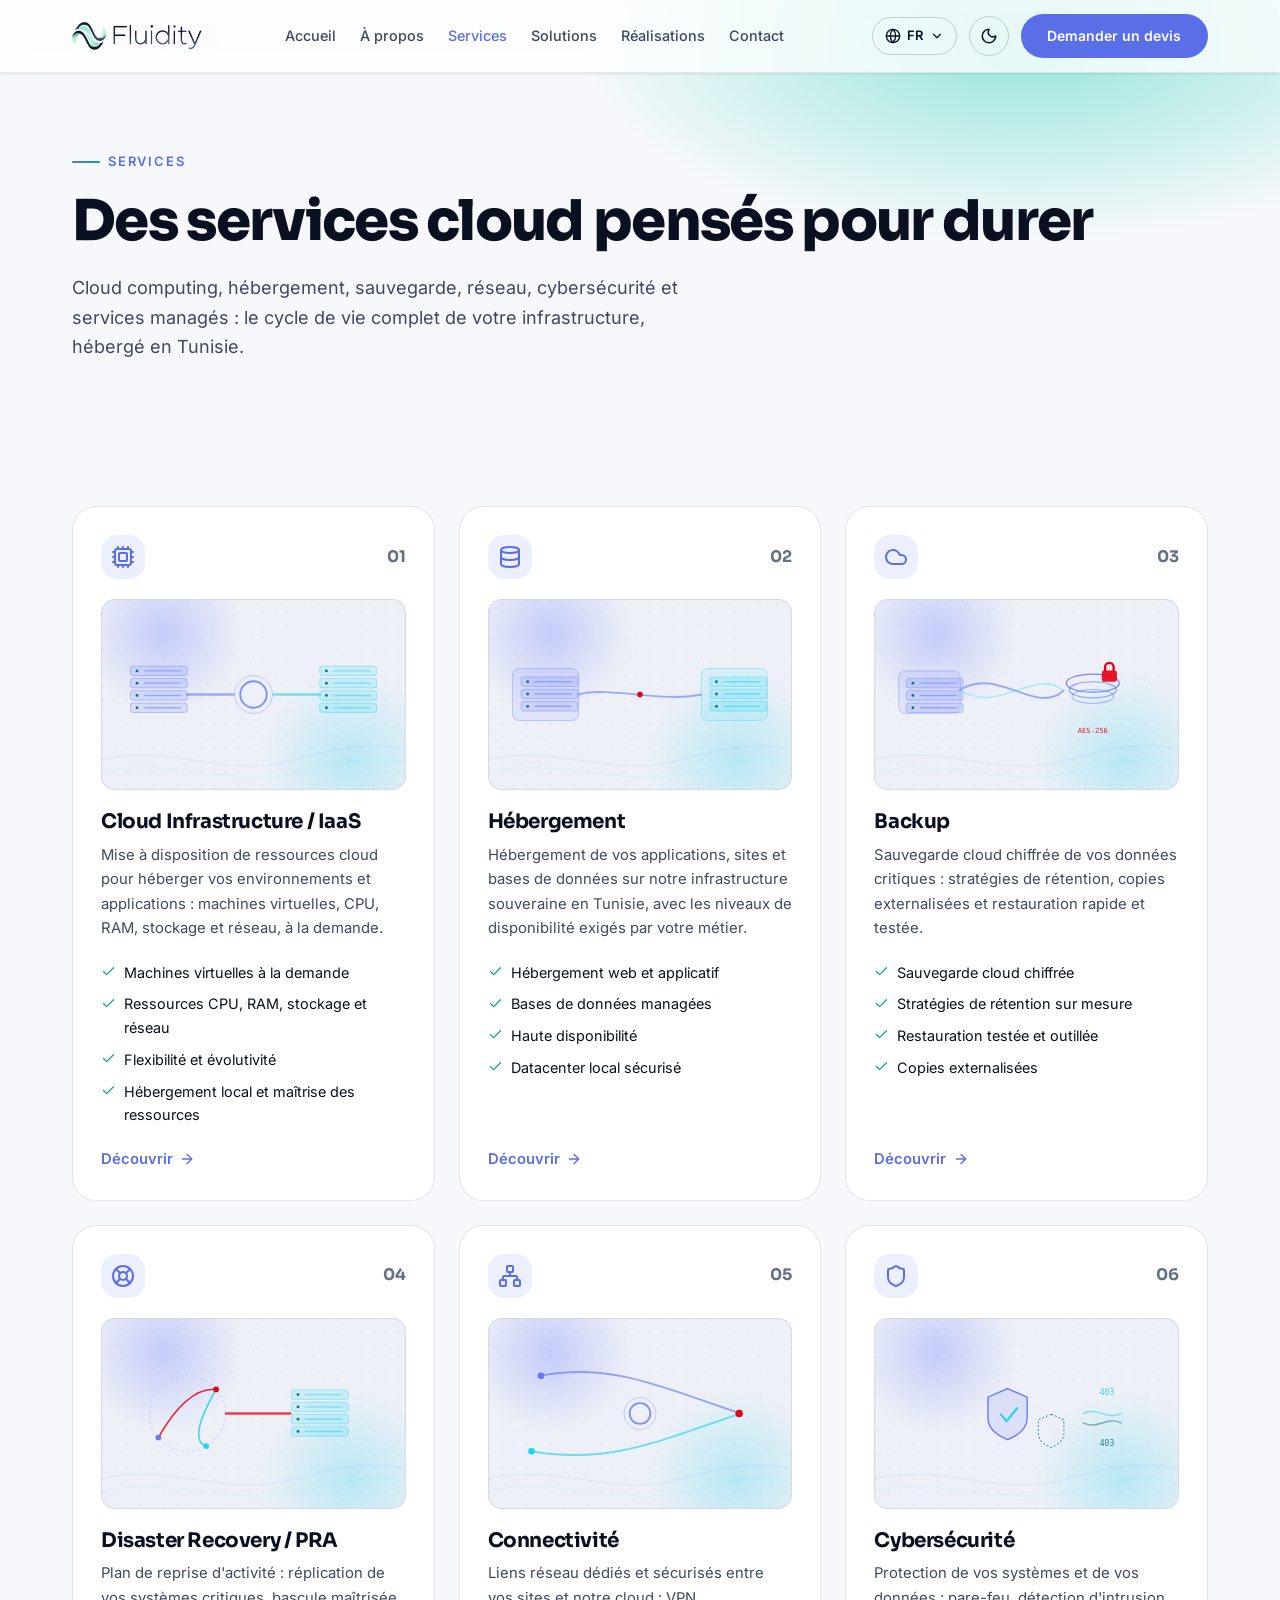
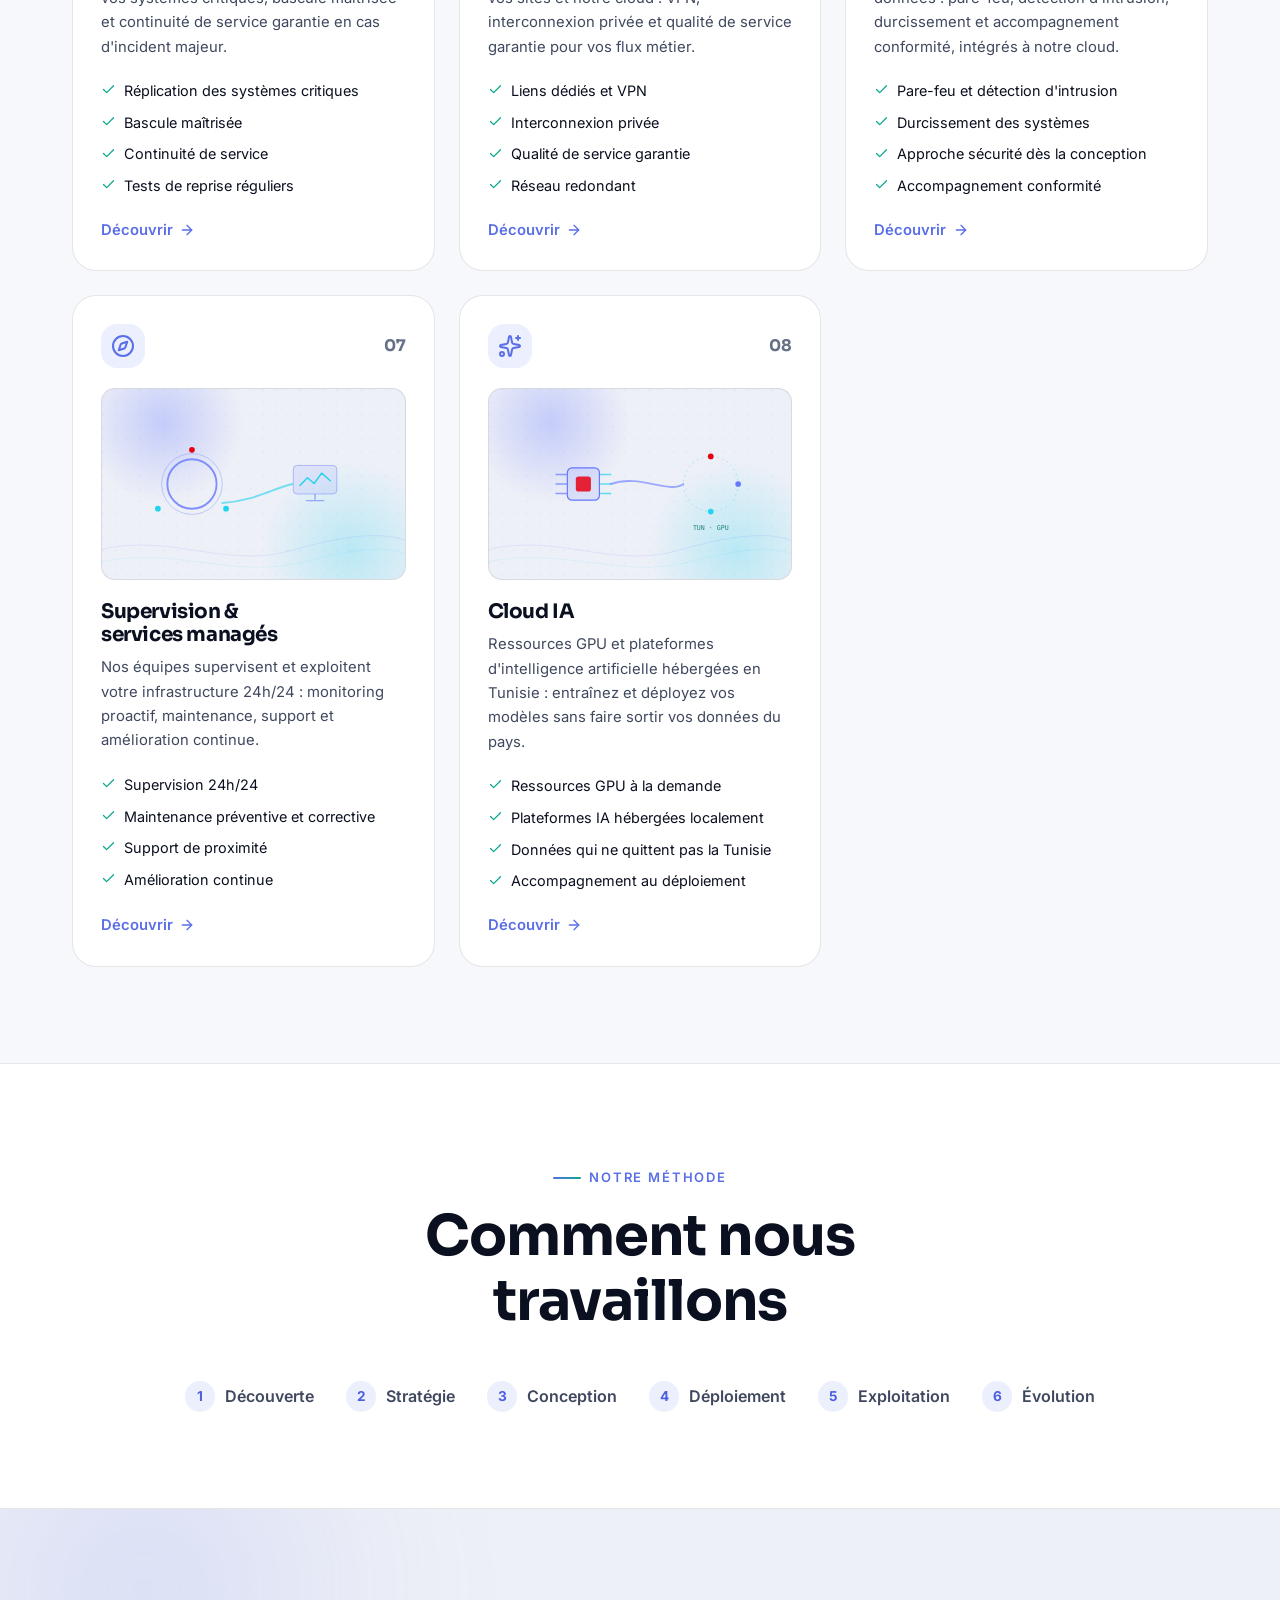
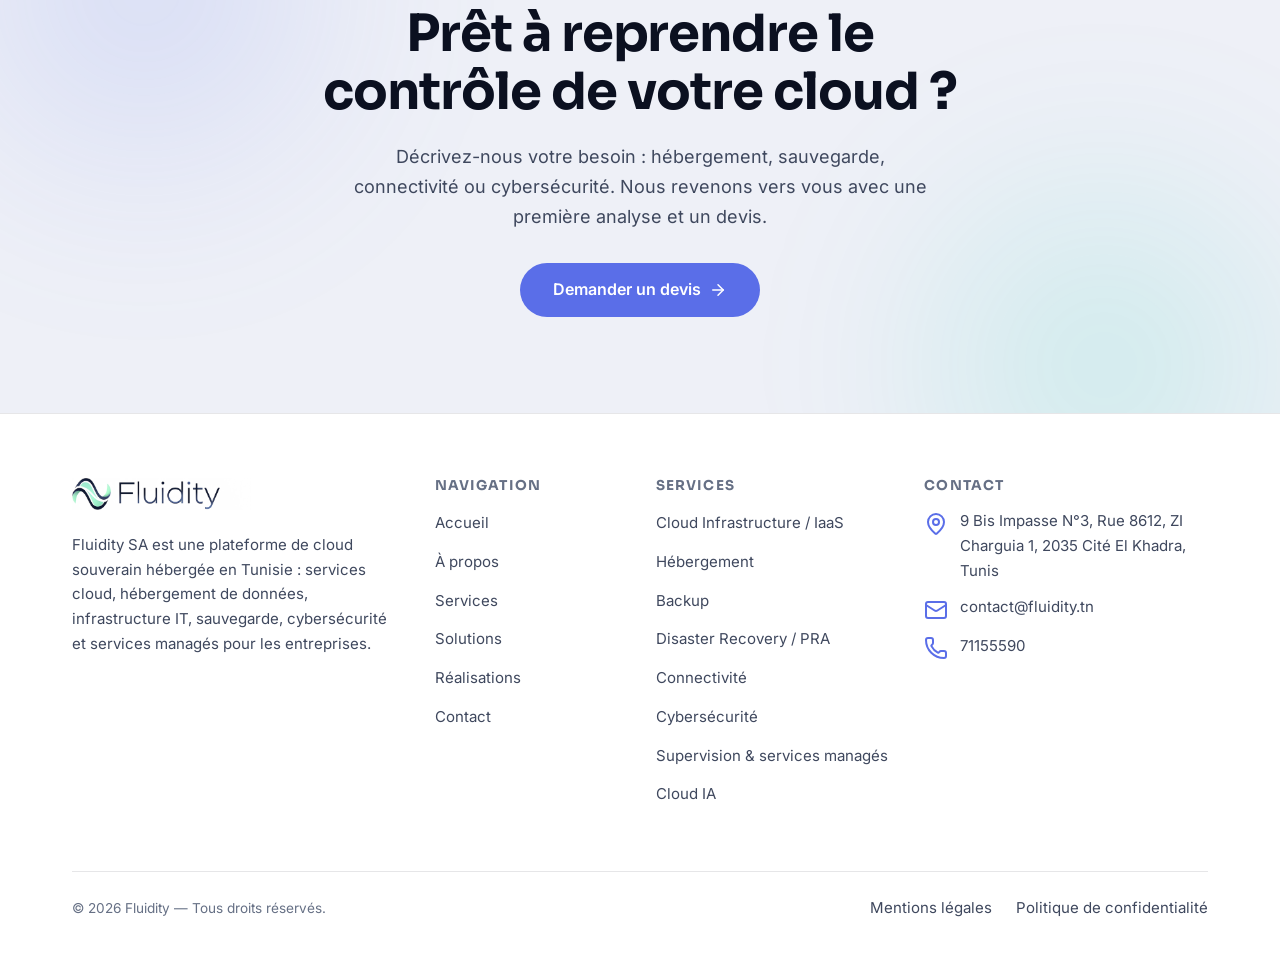
<file: services/index.html>
<!DOCTYPE html>
<html lang="fr" dir="ltr" data-theme="light">

<head>
  <meta charset="utf-8">
  <title>Des services cloud pensés pour durer | Fluidity</title>
  <base href="/">
  <meta name="viewport" content="width=device-width, initial-scale=1">
  <meta name="description"
    content="Cloud computing, hébergement, sauvegarde, réseau, cybersécurité et services managés : le cycle de vie complet de votre infrastructure, hébergé en Tunisie.">
  <meta name="keywords"
    content="Cloud souverain Tunisie, Cloud Tunisie, Cloud Computing Tunisie, Hébergement Cloud Tunisie, IaaS Tunisie, Cloud privé Tunisie, Hébergement de données Tunisie, Backup Cloud Tunisie, PRA Tunisie, Cybersécurité Tunisie, Services managés IT">
  <meta name="geo.region" content="TN">
  <meta name="geo.placename" content="Tunis">
  <meta name="geo.position" content="36.82907997480159;10.203252253552552">
  <meta name="ICBM" content="36.82907997480159, 10.203252253552552">
  <meta name="color-scheme" content="light dark">
  <meta name="theme-color" content="#F7F8FC">
  <meta property="og:type" content="website">
  <meta property="og:site_name" content="Fluidity">
  <meta property="og:title" content="Des services cloud pensés pour durer | Fluidity">
  <meta property="og:description"
    content="Cloud computing, hébergement, sauvegarde, réseau, cybersécurité et services managés : le cycle de vie complet de votre infrastructure, hébergé en Tunisie.">
  <meta name="twitter:card" content="summary_large_image">
  <link rel="icon" type="image/png" href="brand/favicon-64.png" sizes="64x64">
  <link rel="apple-touch-icon" href="brand/apple-touch-icon.png">
  <script type="application/ld+json">
  {
    "@context": "https://schema.org",
    "@type": "LocalBusiness",
    "@id": "https://www.fluidity.example/#organization",
    "name": "Fluidity SA",
    "slogan": "Le cloud souverain qui s'adapte à vous en toute fluidité.",
    "description": "Fluidity est une plateforme de Cloud souverain en Tunisie proposant des services Cloud, hébergement, infrastructure, sauvegarde, connectivité, cybersécurité et services managés destinés aux entreprises.",
    "url": "https://www.fluidity.example/",
    "telephone": "+216 71 155 590",
    "foundingDate": "2025-12-18",
    "address": {
      "@type": "PostalAddress",
      "streetAddress": "9 Bis Impasse N°3, Rue 8612, ZI Charguia 1",
      "addressLocality": "Cité El Khadra, Tunis",
      "postalCode": "2035",
      "addressCountry": "TN"
    },
    "geo": { "@type": "GeoCoordinates", "latitude": 36.82907997480159, "longitude": 10.203252253552552 },
    "openingHoursSpecification": [{
      "@type": "OpeningHoursSpecification",
      "dayOfWeek": ["Monday", "Tuesday", "Wednesday", "Thursday", "Friday"],
      "opens": "08:00",
      "closes": "17:30"
    }],
    "areaServed": "Tunisia",
    "knowsAbout": ["Cloud souverain Tunisie", "IaaS Tunisie", "Hébergement de données Tunisie", "Backup Cloud Tunisie", "PRA Tunisie", "Cybersécurité Tunisie", "Services managés IT"]
  }
  </script>
  <script>
    (function () {
      try {
        var t = localStorage.getItem('fluidity-theme');
        if (t === 'light' || t === 'dark') {
          document.documentElement.dataset.theme = t;
        }
      } catch (e) { /* storage unavailable — default theme applies */ }
    })();
  </script>
  <style>
    @font-face {
      font-family: Inter Variable;
      font-style: normal;
      font-display: swap;
      font-weight: 100 900;
      src: url("./media/inter-cyrillic-ext-wght-normal-IYF56FF6.woff2") format("woff2-variations");
      unicode-range: U+0460-052F, U+1C80-1C8A, U+20B4, U+2DE0-2DFF, U+A640-A69F, U+FE2E-FE2F
    }

    @font-face {
      font-family: Inter Variable;
      font-style: normal;
      font-display: swap;
      font-weight: 100 900;
      src: url("./media/inter-cyrillic-wght-normal-JEOLYBOO.woff2") format("woff2-variations");
      unicode-range: U+0301, U+0400-045F, U+0490-0491, U+04B0-04B1, U+2116
    }

    @font-face {
      font-family: Inter Variable;
      font-style: normal;
      font-display: swap;
      font-weight: 100 900;
      src: url("./media/inter-greek-ext-wght-normal-EOVOK2B5.woff2") format("woff2-variations");
      unicode-range: U+1F00-1FFF
    }

    @font-face {
      font-family: Inter Variable;
      font-style: normal;
      font-display: swap;
      font-weight: 100 900;
      src: url("./media/inter-greek-wght-normal-IRE366VL.woff2") format("woff2-variations");
      unicode-range: U+0370-0377, U+037A-037F, U+0384-038A, U+038C, U+038E-03A1, U+03A3-03FF
    }

    @font-face {
      font-family: Inter Variable;
      font-style: normal;
      font-display: swap;
      font-weight: 100 900;
      src: url("./media/inter-vietnamese-wght-normal-CE5GGD3W.woff2") format("woff2-variations");
      unicode-range: U+0102-0103, U+0110-0111, U+0128-0129, U+0168-0169, U+01A0-01A1, U+01AF-01B0, U+0300-0301, U+0303-0304, U+0308-0309, U+0323, U+0329, U+1EA0-1EF9, U+20AB
    }

    @font-face {
      font-family: Inter Variable;
      font-style: normal;
      font-display: swap;
      font-weight: 100 900;
      src: url("./media/inter-latin-ext-wght-normal-HA22NDSG.woff2") format("woff2-variations");
      unicode-range: U+0100-02BA, U+02BD-02C5, U+02C7-02CC, U+02CE-02D7, U+02DD-02FF, U+0304, U+0308, U+0329, U+1D00-1DBF, U+1E00-1E9F, U+1EF2-1EFF, U+2020, U+20A0-20AB, U+20AD-20C0, U+2113, U+2C60-2C7F, U+A720-A7FF
    }

    @font-face {
      font-family: Inter Variable;
      font-style: normal;
      font-display: swap;
      font-weight: 100 900;
      src: url("./media/inter-latin-wght-normal-NRMW37G5.woff2") format("woff2-variations");
      unicode-range: U+0000-00FF, U+0131, U+0152-0153, U+02BB-02BC, U+02C6, U+02DA, U+02DC, U+0304, U+0308, U+0329, U+2000-206F, U+20AC, U+2122, U+2191, U+2193, U+2212, U+2215, U+FEFF, U+FFFD
    }

    @font-face {
      font-family: Sora Variable;
      font-style: normal;
      font-display: swap;
      font-weight: 100 800;
      src: url("./media/sora-latin-ext-wght-normal-6VOG353B.woff2") format("woff2-variations");
      unicode-range: U+0100-02BA, U+02BD-02C5, U+02C7-02CC, U+02CE-02D7, U+02DD-02FF, U+0304, U+0308, U+0329, U+1D00-1DBF, U+1E00-1E9F, U+1EF2-1EFF, U+2020, U+20A0-20AB, U+20AD-20C0, U+2113, U+2C60-2C7F, U+A720-A7FF
    }

    @font-face {
      font-family: Sora Variable;
      font-style: normal;
      font-display: swap;
      font-weight: 100 800;
      src: url("./media/sora-latin-wght-normal-SPU4XLJF.woff2") format("woff2-variations");
      unicode-range: U+0000-00FF, U+0131, U+0152-0153, U+02BB-02BC, U+02C6, U+02DA, U+02DC, U+0304, U+0308, U+0329, U+2000-206F, U+20AC, U+2122, U+2191, U+2193, U+2212, U+2215, U+FEFF, U+FFFD
    }

    @font-face {
      font-family: Cairo Variable;
      font-style: normal;
      font-display: swap;
      font-weight: 200 1000;
      src: url("./media/cairo-arabic-wght-normal-PWNICP73.woff2") format("woff2-variations");
      unicode-range: U+0600-06FF, U+0750-077F, U+0870-088E, U+0890-0891, U+0897-08E1, U+08E3-08FF, U+200C-200E, U+2010-2011, U+204F, U+2E41, U+FB50-FDFF, U+FE70-FE74, U+FE76-FEFC, U+102E0-102FB, U+10E60-10E7E, U+10EC2-10EC4, U+10EFC-10EFF, U+1EE00-1EE03, U+1EE05-1EE1F, U+1EE21-1EE22, U+1EE24, U+1EE27, U+1EE29-1EE32, U+1EE34-1EE37, U+1EE39, U+1EE3B, U+1EE42, U+1EE47, U+1EE49, U+1EE4B, U+1EE4D-1EE4F, U+1EE51-1EE52, U+1EE54, U+1EE57, U+1EE59, U+1EE5B, U+1EE5D, U+1EE5F, U+1EE61-1EE62, U+1EE64, U+1EE67-1EE6A, U+1EE6C-1EE72, U+1EE74-1EE77, U+1EE79-1EE7C, U+1EE7E, U+1EE80-1EE89, U+1EE8B-1EE9B, U+1EEA1-1EEA3, U+1EEA5-1EEA9, U+1EEAB-1EEBB, U+1EEF0-1EEF1
    }

    @font-face {
      font-family: Cairo Variable;
      font-style: normal;
      font-display: swap;
      font-weight: 200 1000;
      src: url("./media/cairo-latin-ext-wght-normal-MOGPTU57.woff2") format("woff2-variations");
      unicode-range: U+0100-02BA, U+02BD-02C5, U+02C7-02CC, U+02CE-02D7, U+02DD-02FF, U+0304, U+0308, U+0329, U+1D00-1DBF, U+1E00-1E9F, U+1EF2-1EFF, U+2020, U+20A0-20AB, U+20AD-20C0, U+2113, U+2C60-2C7F, U+A720-A7FF
    }

    @font-face {
      font-family: Cairo Variable;
      font-style: normal;
      font-display: swap;
      font-weight: 200 1000;
      src: url("./media/cairo-latin-wght-normal-KQSTBPVI.woff2") format("woff2-variations");
      unicode-range: U+0000-00FF, U+0131, U+0152-0153, U+02BB-02BC, U+02C6, U+02DA, U+02DC, U+0304, U+0308, U+0329, U+2000-206F, U+20AC, U+2122, U+2191, U+2193, U+2212, U+2215, U+FEFF, U+FFFD
    }

    *,
    *:before,
    *:after {
      box-sizing: border-box
    }

    html {
      height: 100%;
      scroll-behavior: smooth;
      -webkit-text-size-adjust: 100%
    }

    body {
      margin: 0;
      min-height: 100%;
      font-family: Inter Variable, Cairo Variable, ui-sans-serif, system-ui, -apple-system, Segoe UI, Roboto, sans-serif;
      font-size: 1rem;
      line-height: 1.65;
      color: var(--text-1);
      background: var(--bg);
      -webkit-font-smoothing: antialiased;
      -moz-osx-font-smoothing: grayscale;
      overflow-x: clip
    }

    h1,
    h2,
    h3 {
      font-family: Sora Variable, Cairo Variable, Inter Variable, ui-sans-serif, system-ui, sans-serif;
      line-height: 1.15;
      margin: 0;
      text-wrap: balance;
      letter-spacing: -.02em;
      color: var(--text-1)
    }

    p {
      margin: 0
    }

    a {
      color: var(--accent);
      text-decoration: none
    }

    a:hover {
      color: var(--accent-strong)
    }

    img,
    svg {
      display: block;
      max-width: 100%
    }

    button {
      font: inherit;
      color: inherit
    }

    button {
      cursor: pointer
    }

    .btn {
      display: inline-flex;
      align-items: center;
      justify-content: center;
      gap: .5rem;
      padding: .8rem 1.6rem;
      border-radius: 999px;
      border: 1px solid transparent;
      font-weight: 600;
      font-size: .875rem;
      line-height: 1.2;
      text-decoration: none;
      cursor: pointer;
      white-space: nowrap;
      transition: background .25s ease, color .25s ease, border-color .25s ease, transform .25s ease, box-shadow .25s ease
    }

    .btn:focus-visible {
      outline: 2px solid var(--accent);
      outline-offset: 3px
    }

    .btn:active {
      transform: translateY(1px)
    }

    .btn-primary {
      background: var(--accent);
      color: #fff
    }

    .btn-primary:hover {
      background: var(--accent-strong);
      box-shadow: var(--glow);
      color: #fff
    }

    .btn-lg {
      padding: 1rem 2rem;
      font-size: 1rem
    }

    .link-underline {
      position: relative;
      color: var(--text-1);
      font-weight: 600;
      text-decoration: none
    }

    .link-underline:after {
      content: "";
      position: absolute;
      inset-inline-start: 0;
      bottom: -3px;
      width: 100%;
      height: 2px;
      border-radius: 999px;
      background: var(--grad-brand);
      transform: scaleX(0);
      transform-origin: inline-start;
      transition: transform .3s cubic-bezier(.22, 1, .36, 1)
    }

    .link-underline:hover:after,
    .link-underline:focus-visible:after {
      transform: scaleX(1)
    }

    .container {
      width: 100%;
      max-width: 76rem;
      margin-inline: auto;
      padding-inline: clamp(1.25rem, 4vw, 2.5rem)
    }

    .section {
      padding-block: clamp(4rem, 10vw, 6rem);
      position: relative
    }

    .section-alt {
      padding-block: clamp(4rem, 10vw, 6rem);
      position: relative;
      background: var(--bg-elevated);
      border-block: 1px solid var(--border)
    }

    .eyebrow {
      display: inline-flex;
      align-items: center;
      gap: .5rem;
      font-size: .8125rem;
      font-weight: 600;
      letter-spacing: .14em;
      text-transform: uppercase;
      color: var(--accent)
    }

    .eyebrow:before {
      content: "";
      width: 1.75rem;
      height: 2px;
      border-radius: 999px;
      background: var(--grad-brand)
    }

    .section-title {
      font-size: clamp(2.2rem, 1.5rem + 3.2vw, 3.5rem);
      font-weight: 700;
      margin-block-start: 1rem
    }

    .skip-link {
      position: fixed;
      top: .75rem;
      inset-inline-start: .75rem;
      z-index: 300;
      padding: .75rem 1rem;
      border-radius: 10px;
      background: var(--accent);
      color: #fff;
      font-weight: 600;
      transform: translateY(-200%);
      transition: transform .2s ease
    }

    .skip-link:focus {
      transform: translateY(0);
      color: #fff
    }

    .reveal {
      opacity: 0;
      transform: translateY(24px);
      transition: opacity .7s cubic-bezier(.22, 1, .36, 1), transform .7s cubic-bezier(.22, 1, .36, 1);
      transition-delay: var(--reveal-delay, 0ms)
    }

    .reveal.reveal-done {
      opacity: 1;
      transform: none
    }

    :root {
      --bg: #f7f8fc;
      --bg-elevated: #ffffff;
      --bg-sunken: #eef0f7;
      --surface: #ffffff;
      --surface-hover: #fbfbfe;
      --surface-raised: #ffffff;
      --overlay: rgb(11 16 32 / .45);
      --border: rgb(11 16 32 / .1);
      --border-strong: rgb(11 16 32 / .18);
      --border-accent: rgb(102 126 234 / .35);
      --text-1: #0b1020;
      --text-2: #3f485e;
      --text-3: #667085;
      --text-invert: #ffffff;
      --accent: #5a6ee8;
      --accent-strong: #4c5fe0;
      --accent-soft: rgb(102 126 234 / .12);
      --accent-soft-2: rgb(102 126 234 / .08);
      --teal: #08a98c;
      --teal-soft: rgb(8 169 140 / .12);
      --grad-accent: linear-gradient(120deg, #5a6ee8, #7c8cf0);
      --grad-brand: linear-gradient(120deg, #5a6ee8 0%, #08a98c 100%);
      --grad-brand-vivid: linear-gradient(120deg, #667eea 0%, #00c9a7 100%);
      --danger: #d92d20;
      --danger-soft: rgb(217 45 32 / .1);
      --success: #087443;
      --success-soft: rgb(8 116 67 / .1);
      --glass: rgb(255 255 255 / .75);
      --glass-border: rgb(11 16 32 / .08);
      --shadow-1: 0 1px 2px rgba(11, 16, 32, .05), 0 1px 3px rgba(11, 16, 32, .06);
      --shadow-2: 0 4px 12px rgba(11, 16, 32, .08), 0 2px 4px rgba(11, 16, 32, .05);
      --shadow-3: 0 12px 32px rgba(11, 16, 32, .14), 0 4px 12px rgba(11, 16, 32, .08);
      --glow: 0 8px 40px -8px rgba(102, 126, 234, .45)
    }

    @media(prefers-reduced-motion:reduce) {
      html {
        scroll-behavior: auto
      }

      *,
      *:before,
      *:after {
        animation-duration: .01ms !important;
        animation-iteration-count: 1 !important;
        transition-duration: .01ms !important
      }
    }

    * {
      scrollbar-width: thin;
      scrollbar-color: var(--border-strong) transparent
    }
  </style>
  <link rel="stylesheet" href="styles.css">
  <link rel="stylesheet" href="site.css">
  <style>
    [data-sh-1364014388] {
      display: flex;
      flex-direction: column;
      min-height: 100vh;
      min-height: 100dvh
    }

    main[data-sc-1364014388] {
      flex: 1;
      outline: none
    }

    body.menu-locked[data-sc-1364014388] {
      overflow: hidden
    }
  </style>
  <style>
    [data-sh-3971712132] {
      display: block;
      position: fixed;
      inset-inline: 0;
      top: 0;
      z-index: 100
    }

    .bar[data-sc-3971712132] {
      transition: background .35s ease, border-color .35s ease, box-shadow .35s ease;
      border-bottom: 1px solid transparent
    }

    .bar--home[data-sc-3971712132] {
      background: transparent;
      border-bottom-color: transparent;
      --hdr-fg: var(--text-1);
      --hdr-border: var(--border-strong)
    }

    .bar--home[data-sc-3971712132] .nav-link[data-sc-3971712132],
    .bar--home[data-sc-3971712132] .menu-btn[data-sc-3971712132] {
      color: var(--hdr-fg)
    }

    .bar--home[data-sc-3971712132] .menu-btn[data-sc-3971712132] {
      border-color: var(--hdr-border)
    }

    .bar--solid[data-sc-3971712132] {
      background: var(--glass);
      backdrop-filter: blur(14px);
      -webkit-backdrop-filter: blur(14px);
      border-bottom-color: var(--glass-border);
      box-shadow: var(--shadow-1)
    }

    .bar-inner[data-sc-3971712132] {
      display: flex;
      align-items: center;
      gap: 1.5rem;
      height: 4.5rem
    }

    .brand[data-sc-3971712132] {
      display: inline-flex;
      align-items: center;
      gap: .6rem;
      text-decoration: none
    }

    .brand-logo[data-sc-3971712132] {
      height: 1.75rem;
      width: auto;
      display: block
    }

    html[data-theme=dark][data-sc-3971712132] .brand-logo[data-sc-3971712132],
    [data-theme=dark][data-sh-3971712132] .brand-logo[data-sc-3971712132],
    [data-theme=dark] [data-sh-3971712132] .brand-logo[data-sc-3971712132] {
      filter: brightness(0) invert(1)
    }

    .brand-name[data-sc-3971712132] {
      font-family: Sora Variable, Cairo Variable, Inter Variable, ui-sans-serif, system-ui, sans-serif;
      font-weight: 700;
      font-size: 1.15rem;
      letter-spacing: -.01em;
      color: var(--text-1)
    }

    .nav-desktop[data-sc-3971712132] {
      display: none
    }

    .actions[data-sc-3971712132] {
      display: flex;
      align-items: center;
      gap: .75rem;
      margin-inline-start: auto
    }

    .menu-btn[data-sc-3971712132] {
      display: inline-flex;
      align-items: center;
      justify-content: center;
      width: 2.6rem;
      height: 2.6rem;
      border-radius: 999px;
      border: 1px solid var(--border-strong);
      background: transparent;
      color: var(--text-1);
      transition: border-color .25s ease, color .25s ease
    }

    .menu-btn[data-sc-3971712132]:hover {
      border-color: var(--accent);
      color: var(--accent)
    }

    .header-cta[data-sc-3971712132] {
      display: none
    }

    @media(min-width:64em) {
      .nav-desktop[data-sc-3971712132] {
        display: flex;
        align-items: center;
        gap: 1.5rem;
        margin-inline-start: 2rem
      }

      .nav-link[data-sc-3971712132] {
        color: var(--text-2);
        font-size: .9rem;
        font-weight: 500
      }

      .nav-link.is-active[data-sc-3971712132],
      .nav-link[data-sc-3971712132]:hover {
        color: var(--accent)
      }

      .menu-btn[data-sc-3971712132] {
        display: none
      }

      .header-cta[data-sc-3971712132] {
        display: inline-flex
      }
    }

    .mobile-menu[data-sc-3971712132] {
      position: fixed;
      inset: 0;
      z-index: 200;
      display: flex;
      flex-direction: column;
      justify-content: center;
      padding: clamp(1.25rem, 4vw, 2.5rem);
      background: var(--bg);
      animation: data-sc-3971712132_menu-in .3s cubic-bezier(.22, 1, .36, 1)
    }

    @keyframes data-sc-3971712132_menu-in {
      0% {
        opacity: 0;
        transform: translateY(-1rem)
      }

      to {
        opacity: 1;
        transform: translateY(0)
      }
    }

    .mobile-nav[data-sc-3971712132] {
      display: flex;
      flex-direction: column;
      gap: .5rem
    }

    .mobile-link[data-sc-3971712132] {
      font-family: Sora Variable, Cairo Variable, Inter Variable, ui-sans-serif, system-ui, sans-serif;
      font-size: clamp(1.8rem, 7vw, 2.6rem);
      font-weight: 700;
      color: var(--text-1);
      text-decoration: none;
      padding-block: .4rem;
      opacity: 0;
      transform: translateY(1rem);
      animation: data-sc-3971712132_link-in .5s cubic-bezier(.22, 1, .36, 1) forwards;
      animation-delay: calc(var(--stagger) * 55ms + 80ms)
    }

    .mobile-link.is-active[data-sc-3971712132],
    .mobile-link[data-sc-3971712132]:hover {
      color: var(--accent)
    }

    @keyframes data-sc-3971712132_link-in {
      to {
        opacity: 1;
        transform: translateY(0)
      }
    }

    .mobile-actions[data-sc-3971712132] {
      display: flex;
      align-items: center;
      gap: .75rem;
      margin-top: 3rem;
      padding-top: 1.5rem;
      border-top: 1px solid var(--border)
    }
  </style>
  <style>
    .footer[data-sc-4204122938] {
      background: var(--bg-elevated);
      border-top: 1px solid var(--border);
      padding-block: 4rem 2rem;
      margin-top: auto
    }

    .grid[data-sc-4204122938] {
      display: grid;
      grid-template-columns: 1fr;
      gap: 3rem
    }

    @media(min-width:48em) {
      .grid[data-sc-4204122938] {
        grid-template-columns: repeat(2, 1fr)
      }
    }

    @media(min-width:64em) {
      .grid[data-sc-4204122938] {
        grid-template-columns: 1.4fr .8fr 1fr 1.2fr;
        gap: 2rem
      }
    }

    .brand[data-sc-4204122938] {
      display: inline-flex;
      align-items: center;
      gap: .6rem;
      text-decoration: none
    }

    .brand-logo[data-sc-4204122938] {
      height: 2rem;
      width: auto;
      display: block
    }

    html[data-theme=dark][data-sc-4204122938] .brand-logo[data-sc-4204122938],
    [data-theme=dark][data-sh-4204122938] .brand-logo[data-sc-4204122938],
    [data-theme=dark] [data-sh-4204122938] .brand-logo[data-sc-4204122938] {
      filter: brightness(0) invert(1)
    }

    .brand-name[data-sc-4204122938] {
      font-family: Sora Variable, Cairo Variable, Inter Variable, ui-sans-serif, system-ui, sans-serif;
      font-weight: 700;
      font-size: 1.2rem;
      color: var(--text-1)
    }

    .desc[data-sc-4204122938] {
      margin-block-start: 1rem;
      color: var(--text-2);
      font-size: .9375rem;
      max-width: 30rem
    }

    .social[data-sc-4204122938] {
      display: flex;
      gap: .5rem;
      margin-block-start: 1.5rem
    }

    .social-link[data-sc-4204122938] {
      display: inline-flex;
      align-items: center;
      justify-content: center;
      width: 2.4rem;
      height: 2.4rem;
      border-radius: 999px;
      border: 1px solid var(--border-strong);
      color: var(--text-2);
      transition: border-color .25s ease, color .25s ease, transform .25s ease
    }

    .social-link[data-sc-4204122938]:hover {
      border-color: var(--accent);
      color: var(--accent);
      transform: translateY(-2px)
    }

    .col-title[data-sc-4204122938] {
      font-size: .85rem;
      font-weight: 700;
      letter-spacing: .08em;
      text-transform: uppercase;
      color: var(--text-3);
      margin-block-end: 1rem
    }

    .col-list[data-sc-4204122938],
    .contact-list[data-sc-4204122938] {
      list-style: none;
      margin: 0;
      padding: 0;
      display: flex;
      flex-direction: column;
      gap: .75rem
    }

    .f-link[data-sc-4204122938] {
      color: var(--text-2);
      text-decoration: none;
      font-size: .9375rem;
      transition: color .2s ease
    }

    .f-link[data-sc-4204122938]:hover {
      color: var(--accent)
    }

    .contact-list[data-sc-4204122938] li[data-sc-4204122938] {
      display: flex;
      align-items: flex-start;
      gap: .75rem;
      color: var(--text-2);
      font-size: .9375rem
    }

    .contact-list[data-sc-4204122938] li[data-sc-4204122938] site-icon[data-sc-4204122938] {
      color: var(--accent);
      margin-top: .15rem;
      flex-shrink: 0
    }

    .legal[data-sc-4204122938] {
      display: flex;
      flex-direction: column;
      gap: .75rem;
      margin-block-start: 4rem;
      padding-block-start: 1.5rem;
      border-top: 1px solid var(--border)
    }

    @media(min-width:64em) {
      .legal[data-sc-4204122938] {
        flex-direction: row;
        align-items: center;
        justify-content: space-between
      }
    }

    .copyright[data-sc-4204122938] {
      color: var(--text-3);
      font-size: .85rem
    }

    .legal-links[data-sc-4204122938] {
      display: flex;
      gap: 1.5rem
    }
  </style>
  <style>
    .wrap[data-sc-1003395257] {
      position: relative
    }

    .trigger[data-sc-1003395257] {
      display: inline-flex;
      align-items: center;
      gap: .4rem;
      padding: .45rem .75rem;
      border-radius: var(--radius-full, 999px);
      border: 1px solid var(--hdr-border, var(--border-strong));
      background: transparent;
      color: var(--hdr-fg, var(--text-1));
      font-size: .8125rem;
      font-weight: 600;
      transition: border-color .25s ease, color .25s ease
    }

    .trigger[data-sc-1003395257]:hover,
    .trigger[aria-expanded=true][data-sc-1003395257] {
      border-color: var(--accent);
      color: var(--accent)
    }

    .chev[data-sc-1003395257] {
      transition: transform .25s ease
    }

    .chev--open[data-sc-1003395257] {
      transform: rotate(180deg)
    }

    .menu[data-sc-1003395257] {
      position: absolute;
      top: calc(100% + .5rem);
      inset-inline-end: 0;
      min-width: 11rem;
      margin: 0;
      padding: .35rem;
      list-style: none;
      background: var(--surface-raised);
      border: 1px solid var(--border);
      border-radius: var(--radius-md, 16px);
      box-shadow: var(--shadow-3);
      z-index: 60
    }

    .option[data-sc-1003395257] {
      display: flex;
      align-items: center;
      justify-content: space-between;
      gap: .5rem;
      width: 100%;
      padding: .55rem .75rem;
      border: 0;
      border-radius: var(--radius-sm, 10px);
      background: transparent;
      color: var(--text-1);
      font-size: .875rem;
      font-weight: 500;
      text-align: start
    }

    .option[data-sc-1003395257]:hover {
      background: var(--accent-soft)
    }

    .option--active[data-sc-1003395257] {
      color: var(--accent-strong);
      font-weight: 600
    }
  </style>
  <style>
    .theme-toggle[data-sc-3373500935] {
      display: inline-flex;
      align-items: center;
      justify-content: center;
      width: 2.5rem;
      height: 2.5rem;
      border-radius: var(--radius-full, 999px);
      border: 1px solid var(--hdr-border, var(--border-strong));
      background: transparent;
      color: var(--hdr-fg, var(--text-1));
      transition: border-color .25s ease, color .25s ease, transform .25s ease
    }

    .theme-toggle[data-sc-3373500935]:hover {
      border-color: var(--accent);
      color: var(--accent);
      transform: rotate(12deg)
    }
  </style>
  <style>
    [data-sh-1438975023] {
      display: inline-flex;
      line-height: 0
    }
  </style>
  <style>
    .page-hero[data-sc-903982288] {
      padding-block: 9rem 3rem;
      background: radial-gradient(50% 70% at 80% 10%, rgba(0, 201, 167, .4), transparent 70%), var(--bg)
    }

    .page-hero[data-sc-903982288] h1[data-sc-903982288] {
      font-size: clamp(2.2rem, 1.5rem + 3.2vw, 3.5rem);
      font-weight: 800;
      letter-spacing: -.03em;
      margin-top: 1rem
    }

    .lede[data-sc-903982288] {
      margin-top: 1.25rem;
      font-size: 1.125rem;
      color: var(--text-2);
      max-width: 38rem
    }

    .grid[data-sc-903982288] {
      display: grid;
      grid-template-columns: 1fr;
      gap: 1.5rem
    }

    @media(min-width:48em) {
      .grid[data-sc-903982288] {
        grid-template-columns: repeat(2, 1fr)
      }
    }

    @media(min-width:64em) {
      .grid[data-sc-903982288] {
        grid-template-columns: repeat(3, 1fr)
      }
    }

    .card[data-sc-903982288] {
      background: var(--surface);
      border: 1px solid var(--border);
      border-radius: 24px;
      transition: transform .35s cubic-bezier(.22, 1, .36, 1), box-shadow .35s cubic-bezier(.22, 1, .36, 1)
    }

    .card[data-sc-903982288]:hover {
      transform: translateY(-4px);
      box-shadow: var(--shadow-3)
    }

    .card[data-sc-903982288] {
      padding: 1.75rem;
      display: flex;
      flex-direction: column
    }

    .card-top[data-sc-903982288] {
      display: flex;
      align-items: center;
      justify-content: space-between
    }

    .card-num[data-sc-903982288] {
      font-family: var(--font-display, "Sora Variable");
      font-weight: 700;
      color: var(--text-3)
    }

    .card-icon[data-sc-903982288] {
      display: inline-flex;
      align-items: center;
      justify-content: center;
      width: 2.75rem;
      height: 2.75rem;
      border-radius: 16px;
      background: var(--accent-soft);
      color: var(--accent)
    }

    .card-art[data-sc-903982288] {
      margin-top: 1.25rem;
      border-radius: 14px;
      overflow: hidden;
      border: 1px solid var(--border);
      background: var(--bg-sunken)
    }

    .card-art[data-sc-903982288] img[data-sc-903982288] {
      display: block;
      width: 100%;
      height: auto
    }

    .card[data-sc-903982288] h2[data-sc-903982288] {
      font-size: 1.25rem;
      margin-top: 1.25rem
    }

    .card[data-sc-903982288] p[data-sc-903982288] {
      margin-top: .6rem;
      color: var(--text-2);
      font-size: .925rem
    }

    .points[data-sc-903982288] {
      list-style: none;
      margin: 1.25rem 0;
      padding: 0;
      display: flex;
      flex-direction: column;
      gap: .5rem
    }

    .points[data-sc-903982288] li[data-sc-903982288] {
      display: flex;
      align-items: flex-start;
      gap: .5rem;
      font-size: .9rem;
      color: var(--text-1)
    }

    .points[data-sc-903982288] site-glyph[data-sc-903982288] {
      color: var(--teal);
      flex-shrink: 0;
      margin-top: .2rem
    }

    .card-link[data-sc-903982288] {
      margin-top: auto;
      display: inline-flex;
      align-items: center;
      gap: .4rem;
      color: var(--accent);
      font-weight: 600;
      font-size: .925rem;
      text-decoration: none
    }

    .card-link[data-sc-903982288]:hover site-glyph[data-sc-903982288] {
      transform: translate(4px)
    }

    .card-link[data-sc-903982288] site-glyph[data-sc-903982288] {
      transition: transform .3s cubic-bezier(.22, 1, .36, 1)
    }

    [dir=rtl][data-sc-903982288] .card-link[data-sc-903982288] site-glyph[data-sc-903982288] {
      transform: scaleX(-1)
    }

    .mini-process[data-sc-903982288] {
      list-style: none;
      margin: 3rem 0 0;
      padding: 0;
      display: flex;
      flex-wrap: wrap;
      justify-content: center;
      gap: 1rem 2rem
    }

    .mini-process[data-sc-903982288] li[data-sc-903982288] {
      display: inline-flex;
      align-items: center;
      gap: .6rem;
      font-weight: 600;
      color: var(--text-2)
    }

    .step-num[data-sc-903982288] {
      display: inline-flex;
      align-items: center;
      justify-content: center;
      width: 1.9rem;
      height: 1.9rem;
      border-radius: 50%;
      background: var(--accent-soft);
      color: var(--accent-strong);
      font-size: .85rem;
      font-weight: 700
    }
  </style>
  <style>
    .heading[data-sc-844876759] {
      max-width: 44rem
    }

    .heading--center[data-sc-844876759] {
      margin-inline: auto;
      text-align: center
    }

    .heading--center[data-sc-844876759] .eyebrow[data-sc-844876759] {
      justify-content: center
    }

    .heading--center[data-sc-844876759] .section-lede[data-sc-844876759] {
      margin-inline: auto
    }
  </style>
  <style>
    .cta[data-sc-421139084] {
      position: relative;
      overflow: clip
    }

    .cta-bg[data-sc-421139084] {
      position: absolute;
      inset: 0;
      background: var(--bg-sunken)
    }

    .orb[data-sc-421139084] {
      position: absolute;
      width: 34rem;
      height: 34rem;
      border-radius: 50%;
      filter: blur(90px);
      opacity: .5
    }

    .orb--a[data-sc-421139084] {
      top: -12rem;
      inset-inline-start: -8rem;
      background: radial-gradient(circle, rgba(102, 126, 234, .45), transparent 65%);
      animation: data-sc-421139084_drift 14s ease-in-out infinite alternate
    }

    .orb--b[data-sc-421139084] {
      bottom: -14rem;
      inset-inline-end: -6rem;
      background: radial-gradient(circle, rgba(0, 201, 167, .35), transparent 65%);
      animation: data-sc-421139084_drift 18s ease-in-out infinite alternate-reverse
    }

    @keyframes data-sc-421139084_drift {
      0% {
        transform: translateZ(0) scale(1)
      }

      to {
        transform: translate3d(3rem, 2rem, 0) scale(1.12)
      }
    }

    .cta-inner[data-sc-421139084] {
      position: relative;
      display: flex;
      flex-direction: column;
      align-items: center;
      gap: 1.25rem;
      text-align: center
    }

    .cta-title[data-sc-421139084] {
      font-size: clamp(2rem, 1.5rem + 2.6vw, 3.2rem);
      font-weight: 700;
      max-width: 46rem
    }

    .cta-text[data-sc-421139084] {
      font-size: 1.125rem;
      color: var(--text-2);
      max-width: 36rem
    }

    .cta-inner[data-sc-421139084] .btn[data-sc-421139084] {
      margin-block-start: .75rem
    }
  </style>
  <link rel="canonical" href="https://www.fluidity.example/services">
  <meta property="og:url" content="https://www.fluidity.example/services">
  <meta name="twitter:title" content="Des services cloud pensés pour durer | Fluidity">
  <meta name="twitter:description"
    content="Cloud computing, hébergement, sauvegarde, réseau, cybersécurité et services managés : le cycle de vie complet de votre infrastructure, hébergé en Tunisie.">
</head>

<body>
  <site-root data-sh-1364014388><a data-sc-1364014388 href="#main-content" class="skip-link">Aller au contenu
      principal</a><site-header data-sc-1364014388 data-sh-3971712132>
      <div data-sc-3971712132 class="bar bar--solid">
        <div data-sc-3971712132 class="bar-inner container"><a data-sc-3971712132
            aria-label="Fluidity — Accueil" class="brand" href="/"><img data-sc-3971712132 src="brand/logo-full.png"
              alt="Fluidity" width="140" height="25" class="brand-logo" data-i18n-attr="alt:meta.brand"></a>
          <nav data-sc-3971712132 aria-label="Navigation principale" class="nav-desktop"><a data-sc-3971712132 class="nav-link link-underline" href="/"
              data-i18n="header.nav.home">Accueil</a><a data-sc-3971712132
              class="nav-link link-underline" href="/a-propos" data-i18n="header.nav.about">À propos</a><a
              data-sc-3971712132 class="nav-link link-underline is-active" href="/services"
              data-i18n="header.nav.services">Services</a><a data-sc-3971712132
              class="nav-link link-underline" href="/solutions" data-i18n="header.nav.solutions">Solutions</a><a
              data-sc-3971712132 class="nav-link link-underline" href="/projets"
              data-i18n="header.nav.projects">Réalisations</a><a data-sc-3971712132
              class="nav-link link-underline" href="/contact" data-i18n="header.nav.contact">Contact</a></nav>
          <div data-sc-3971712132 class="actions"><site-language-selector data-sc-3971712132 data-sh-1003395257>
              <div data-sc-1003395257 class="wrap"><button data-sc-1003395257 type="button" aria-haspopup="listbox"
                  class="trigger" aria-expanded="false" aria-label="Langue"
                  data-i18n-attr="aria-label:language.label"><site-glyph data-sc-1003395257
                    aria-hidden="true"><svg xmlns="http://www.w3.org/2000/svg" width="16" height="16"
                      viewBox="0 0 24 24" fill="none" stroke="currentColor" stroke-width="2" stroke-linecap="round"
                      stroke-linejoin="round" class="lucide">
                      <circle cx="12" cy="12" r="10" />
                      <path d="M12 2a14.5 14.5 0 0 0 0 20 14.5 14.5 0 0 0 0-20" />
                      <path d="M2 12h20" />
                    </svg></site-glyph><span data-sc-1003395257 class="code">FR</span><site-glyph data-sc-1003395257 class="chev" aria-hidden="true"><svg xmlns="http://www.w3.org/2000/svg" width="14"
                      height="14" viewBox="0 0 24 24" fill="none" stroke="currentColor" stroke-width="2"
                      stroke-linecap="round" stroke-linejoin="round" class="lucide chev">
                      <path d="m6 9 6 6 6-6" />
                    </svg></site-glyph></button></div>
            </site-language-selector><site-theme-toggle data-sc-3971712132 data-sh-3373500935><button data-sc-3373500935
                type="button" class="theme-toggle" aria-label="Passer en thème sombre" title="Passer en thème sombre"
                data-i18n-attr="aria-label:theme.toDark;title:theme.toDark"><site-glyph data-sc-3373500935 aria-hidden="true"><svg xmlns="http://www.w3.org/2000/svg" width="18" height="18"
                    viewBox="0 0 24 24" fill="none" stroke="currentColor" stroke-width="2" stroke-linecap="round"
                    stroke-linejoin="round" class="lucide">
                    <path
                      d="M20.985 12.486a9 9 0 1 1-9.473-9.472c.405-.022.617.46.402.803a6 6 0 0 0 8.268 8.268c.344-.215.825-.004.803.401" />
                  </svg></site-glyph></button></site-theme-toggle><a data-sc-3971712132
              class="btn btn-primary header-cta" href="/contact" data-i18n="header.cta">Demander un devis</a><button
              data-sc-3971712132 type="button" class="menu-btn" aria-expanded="false" aria-label="Ouvrir le menu"
              data-i18n-attr="aria-label:header.menuOpen"><site-glyph data-sc-3971712132
                aria-hidden="true"><svg xmlns="http://www.w3.org/2000/svg" width="22" height="22" viewBox="0 0 24 24"
                  fill="none" stroke="currentColor" stroke-width="2" stroke-linecap="round" stroke-linejoin="round"
                  class="lucide">
                  <path d="M4 5h16" />
                  <path d="M4 12h16" />
                  <path d="M4 19h16" />
                </svg></site-glyph></button></div>
        </div>
      </div>
    </site-header>
    <main data-sc-1364014388 id="main-content" tabindex="-1"><site-services-page data-sh-903982288>
        <section data-sc-903982288 class="page-hero">
          <div data-sc-903982288 class="container">
            <p data-sc-903982288 class="reveal eyebrow reveal-done" data-i18n="header.nav.services">Services
            </p>
            <h1 data-sc-903982288 class="reveal reveal-done" data-i18n="servicesPage.hero.title"
              style="--reveal-delay:80ms;">Des services cloud pensés pour durer</h1>
            <p data-sc-903982288 class="reveal lede reveal-done" data-i18n="servicesPage.hero.subtitle"
              style="--reveal-delay:160ms;">Cloud computing, hébergement, sauvegarde, réseau, cybersécurité et services
              managés : le cycle de vie complet de votre infrastructure, hébergé en Tunisie.</p>
          </div>
        </section>
        <section data-sc-903982288 class="section">
          <div data-sc-903982288 class="container">
            <div data-sc-903982288 class="grid">
              <article data-sc-903982288 class="reveal card reveal-done">
                <div data-sc-903982288 class="card-top">
                  <div data-sc-903982288 class="card-icon"><site-icon data-sc-903982288 data-sh-1438975023><site-glyph
                        data-sc-1438975023 aria-hidden="true"><svg xmlns="http://www.w3.org/2000/svg" width="24"
                          height="24" viewBox="0 0 24 24" fill="none" stroke="currentColor" stroke-width="2"
                          stroke-linecap="round" stroke-linejoin="round" class="lucide">
                          <path d="M12 20v2" />
                          <path d="M12 2v2" />
                          <path d="M17 20v2" />
                          <path d="M17 2v2" />
                          <path d="M2 12h2" />
                          <path d="M2 17h2" />
                          <path d="M2 7h2" />
                          <path d="M20 12h2" />
                          <path d="M20 17h2" />
                          <path d="M20 7h2" />
                          <path d="M7 20v2" />
                          <path d="M7 2v2" />
                          <rect x="4" y="4" width="16" height="16" rx="2" />
                          <rect x="8" y="8" width="8" height="8" rx="1" />
                        </svg></site-glyph></site-icon></div><span data-sc-903982288 class="card-num">01</span>
                </div>
                <div data-sc-903982288 aria-hidden="true" class="card-art"><img data-sc-903982288 alt width="640"
                    height="400" loading="lazy" src="images/illustrations/iaas.svg"></div>
                <h2 data-sc-903982288 data-i18n="services.0.title">Cloud Infrastructure / IaaS</h2>
                <p data-sc-903982288 data-i18n="services.0.description">Mise à disposition de ressources cloud pour
                  héberger vos environnements et applications : machines virtuelles, CPU, RAM, stockage et réseau, à la
                  demande.</p>
                <ul data-sc-903982288 class="points">
                  <li data-sc-903982288><site-glyph data-sc-903982288 aria-hidden="true"><svg
                        xmlns="http://www.w3.org/2000/svg" width="15" height="15" viewBox="0 0 24 24" fill="none"
                        stroke="currentColor" stroke-width="2" stroke-linecap="round" stroke-linejoin="round"
                        class="lucide">
                        <path d="M20 6 9 17l-5-5" />
                      </svg></site-glyph><span data-sc-903982288 data-i18n="services.0.points.0">Machines virtuelles à
                      la demande</span></li>
                  <li data-sc-903982288><site-glyph data-sc-903982288 aria-hidden="true"><svg
                        xmlns="http://www.w3.org/2000/svg" width="15" height="15" viewBox="0 0 24 24" fill="none"
                        stroke="currentColor" stroke-width="2" stroke-linecap="round" stroke-linejoin="round"
                        class="lucide">
                        <path d="M20 6 9 17l-5-5" />
                      </svg></site-glyph><span data-sc-903982288 data-i18n="services.0.points.1">Ressources CPU, RAM,
                      stockage et réseau</span></li>
                  <li data-sc-903982288><site-glyph data-sc-903982288 aria-hidden="true"><svg
                        xmlns="http://www.w3.org/2000/svg" width="15" height="15" viewBox="0 0 24 24" fill="none"
                        stroke="currentColor" stroke-width="2" stroke-linecap="round" stroke-linejoin="round"
                        class="lucide">
                        <path d="M20 6 9 17l-5-5" />
                      </svg></site-glyph><span data-sc-903982288 data-i18n="services.0.points.2">Flexibilité et
                      évolutivité</span></li>
                  <li data-sc-903982288><site-glyph data-sc-903982288 aria-hidden="true"><svg
                        xmlns="http://www.w3.org/2000/svg" width="15" height="15" viewBox="0 0 24 24" fill="none"
                        stroke="currentColor" stroke-width="2" stroke-linecap="round" stroke-linejoin="round"
                        class="lucide">
                        <path d="M20 6 9 17l-5-5" />
                      </svg></site-glyph><span data-sc-903982288 data-i18n="services.0.points.3">Hébergement local et
                      maîtrise des ressources</span></li>
                </ul><a data-sc-903982288 class="card-link" href="/contact"> Découvrir
                  <site-glyph data-sc-903982288 aria-hidden="true"><svg xmlns="http://www.w3.org/2000/svg"
                      width="16" height="16" viewBox="0 0 24 24" fill="none" stroke="currentColor" stroke-width="2"
                      stroke-linecap="round" stroke-linejoin="round" class="lucide">
                      <path d="M5 12h14" />
                      <path d="m12 5 7 7-7 7" />
                    </svg></site-glyph></a>
              </article>
              <article data-sc-903982288 class="reveal card reveal-done" style="--reveal-delay:80ms;">
                <div data-sc-903982288 class="card-top">
                  <div data-sc-903982288 class="card-icon"><site-icon data-sc-903982288 data-sh-1438975023><site-glyph
                        data-sc-1438975023 aria-hidden="true"><svg xmlns="http://www.w3.org/2000/svg" width="24"
                          height="24" viewBox="0 0 24 24" fill="none" stroke="currentColor" stroke-width="2"
                          stroke-linecap="round" stroke-linejoin="round" class="lucide">
                          <ellipse cx="12" cy="5" rx="9" ry="3" />
                          <path d="M3 5V19A9 3 0 0 0 21 19V5" />
                          <path d="M3 12A9 3 0 0 0 21 12" />
                        </svg></site-glyph></site-icon></div><span data-sc-903982288 class="card-num">02</span>
                </div>
                <div data-sc-903982288 aria-hidden="true" class="card-art"><img data-sc-903982288 alt width="640"
                    height="400" loading="lazy" src="images/illustrations/hebergement.svg"></div>
                <h2 data-sc-903982288 data-i18n="legalPage.mentions.hostTitle">Hébergement</h2>
                <p data-sc-903982288 data-i18n="services.1.description">Hébergement de vos applications, sites et bases
                  de données sur notre infrastructure souveraine en Tunisie, avec les niveaux de disponibilité exigés
                  par votre métier.</p>
                <ul data-sc-903982288 class="points">
                  <li data-sc-903982288><site-glyph data-sc-903982288 aria-hidden="true"><svg
                        xmlns="http://www.w3.org/2000/svg" width="15" height="15" viewBox="0 0 24 24" fill="none"
                        stroke="currentColor" stroke-width="2" stroke-linecap="round" stroke-linejoin="round"
                        class="lucide">
                        <path d="M20 6 9 17l-5-5" />
                      </svg></site-glyph><span data-sc-903982288 data-i18n="services.1.points.0">Hébergement web et
                      applicatif</span></li>
                  <li data-sc-903982288><site-glyph data-sc-903982288 aria-hidden="true"><svg
                        xmlns="http://www.w3.org/2000/svg" width="15" height="15" viewBox="0 0 24 24" fill="none"
                        stroke="currentColor" stroke-width="2" stroke-linecap="round" stroke-linejoin="round"
                        class="lucide">
                        <path d="M20 6 9 17l-5-5" />
                      </svg></site-glyph><span data-sc-903982288 data-i18n="services.1.points.1">Bases de données
                      managées</span></li>
                  <li data-sc-903982288><site-glyph data-sc-903982288 aria-hidden="true"><svg
                        xmlns="http://www.w3.org/2000/svg" width="15" height="15" viewBox="0 0 24 24" fill="none"
                        stroke="currentColor" stroke-width="2" stroke-linecap="round" stroke-linejoin="round"
                        class="lucide">
                        <path d="M20 6 9 17l-5-5" />
                      </svg></site-glyph><span data-sc-903982288 data-i18n="services.1.points.2">Haute
                      disponibilité</span></li>
                  <li data-sc-903982288><site-glyph data-sc-903982288 aria-hidden="true"><svg
                        xmlns="http://www.w3.org/2000/svg" width="15" height="15" viewBox="0 0 24 24" fill="none"
                        stroke="currentColor" stroke-width="2" stroke-linecap="round" stroke-linejoin="round"
                        class="lucide">
                        <path d="M20 6 9 17l-5-5" />
                      </svg></site-glyph><span data-sc-903982288 data-i18n="services.1.points.3">Datacenter local
                      sécurisé</span></li>
                </ul><a data-sc-903982288 class="card-link" href="/contact"> Découvrir
                  <site-glyph data-sc-903982288 aria-hidden="true"><svg xmlns="http://www.w3.org/2000/svg"
                      width="16" height="16" viewBox="0 0 24 24" fill="none" stroke="currentColor" stroke-width="2"
                      stroke-linecap="round" stroke-linejoin="round" class="lucide">
                      <path d="M5 12h14" />
                      <path d="m12 5 7 7-7 7" />
                    </svg></site-glyph></a>
              </article>
              <article data-sc-903982288 class="reveal card reveal-done" style="--reveal-delay:160ms;">
                <div data-sc-903982288 class="card-top">
                  <div data-sc-903982288 class="card-icon"><site-icon data-sc-903982288 data-sh-1438975023><site-glyph
                        data-sc-1438975023 aria-hidden="true"><svg xmlns="http://www.w3.org/2000/svg" width="24"
                          height="24" viewBox="0 0 24 24" fill="none" stroke="currentColor" stroke-width="2"
                          stroke-linecap="round" stroke-linejoin="round" class="lucide">
                          <path d="M17.5 19H9a7 7 0 1 1 6.71-9h1.79a4.5 4.5 0 1 1 0 9Z" />
                        </svg></site-glyph></site-icon></div><span data-sc-903982288 class="card-num">03</span>
                </div>
                <div data-sc-903982288 aria-hidden="true" class="card-art"><img data-sc-903982288 alt width="640"
                    height="400" loading="lazy" src="images/illustrations/backup.svg"></div>
                <h2 data-sc-903982288 data-i18n="services.2.title">Backup</h2>
                <p data-sc-903982288 data-i18n="services.2.description">Sauvegarde cloud chiffrée de vos données
                  critiques : stratégies de rétention, copies externalisées et restauration rapide et testée.</p>
                <ul data-sc-903982288 class="points">
                  <li data-sc-903982288><site-glyph data-sc-903982288 aria-hidden="true"><svg
                        xmlns="http://www.w3.org/2000/svg" width="15" height="15" viewBox="0 0 24 24" fill="none"
                        stroke="currentColor" stroke-width="2" stroke-linecap="round" stroke-linejoin="round"
                        class="lucide">
                        <path d="M20 6 9 17l-5-5" />
                      </svg></site-glyph><span data-sc-903982288 data-i18n="services.2.points.0">Sauvegarde cloud
                      chiffrée</span></li>
                  <li data-sc-903982288><site-glyph data-sc-903982288 aria-hidden="true"><svg
                        xmlns="http://www.w3.org/2000/svg" width="15" height="15" viewBox="0 0 24 24" fill="none"
                        stroke="currentColor" stroke-width="2" stroke-linecap="round" stroke-linejoin="round"
                        class="lucide">
                        <path d="M20 6 9 17l-5-5" />
                      </svg></site-glyph><span data-sc-903982288 data-i18n="services.2.points.1">Stratégies de
                      rétention sur mesure</span></li>
                  <li data-sc-903982288><site-glyph data-sc-903982288 aria-hidden="true"><svg
                        xmlns="http://www.w3.org/2000/svg" width="15" height="15" viewBox="0 0 24 24" fill="none"
                        stroke="currentColor" stroke-width="2" stroke-linecap="round" stroke-linejoin="round"
                        class="lucide">
                        <path d="M20 6 9 17l-5-5" />
                      </svg></site-glyph><span data-sc-903982288 data-i18n="services.2.points.2">Restauration testée et
                      outillée</span></li>
                  <li data-sc-903982288><site-glyph data-sc-903982288 aria-hidden="true"><svg
                        xmlns="http://www.w3.org/2000/svg" width="15" height="15" viewBox="0 0 24 24" fill="none"
                        stroke="currentColor" stroke-width="2" stroke-linecap="round" stroke-linejoin="round"
                        class="lucide">
                        <path d="M20 6 9 17l-5-5" />
                      </svg></site-glyph><span data-sc-903982288 data-i18n="services.2.points.3">Copies
                      externalisées</span></li>
                </ul><a data-sc-903982288 class="card-link" href="/contact"> Découvrir
                  <site-glyph data-sc-903982288 aria-hidden="true"><svg xmlns="http://www.w3.org/2000/svg"
                      width="16" height="16" viewBox="0 0 24 24" fill="none" stroke="currentColor" stroke-width="2"
                      stroke-linecap="round" stroke-linejoin="round" class="lucide">
                      <path d="M5 12h14" />
                      <path d="m12 5 7 7-7 7" />
                    </svg></site-glyph></a>
              </article>
              <article data-sc-903982288 class="reveal card reveal-done">
                <div data-sc-903982288 class="card-top">
                  <div data-sc-903982288 class="card-icon"><site-icon data-sc-903982288 data-sh-1438975023><site-glyph
                        data-sc-1438975023 aria-hidden="true"><svg xmlns="http://www.w3.org/2000/svg" width="24"
                          height="24" viewBox="0 0 24 24" fill="none" stroke="currentColor" stroke-width="2"
                          stroke-linecap="round" stroke-linejoin="round" class="lucide">
                          <circle cx="12" cy="12" r="10" />
                          <path d="m4.93 4.93 4.24 4.24" />
                          <path d="m14.83 9.17 4.24-4.24" />
                          <path d="m14.83 14.83 4.24 4.24" />
                          <path d="m9.17 14.83-4.24 4.24" />
                          <circle cx="12" cy="12" r="4" />
                        </svg></site-glyph></site-icon></div><span data-sc-903982288 class="card-num">04</span>
                </div>
                <div data-sc-903982288 aria-hidden="true" class="card-art"><img data-sc-903982288 alt width="640"
                    height="400" loading="lazy" src="images/illustrations/pra.svg"></div>
                <h2 data-sc-903982288 data-i18n="services.3.title">Disaster Recovery / PRA</h2>
                <p data-sc-903982288 data-i18n="services.3.description">Plan de reprise d'activité : réplication de vos
                  systèmes critiques, bascule maîtrisée et continuité de service garantie en cas d'incident majeur.</p>
                <ul data-sc-903982288 class="points">
                  <li data-sc-903982288><site-glyph data-sc-903982288 aria-hidden="true"><svg
                        xmlns="http://www.w3.org/2000/svg" width="15" height="15" viewBox="0 0 24 24" fill="none"
                        stroke="currentColor" stroke-width="2" stroke-linecap="round" stroke-linejoin="round"
                        class="lucide">
                        <path d="M20 6 9 17l-5-5" />
                      </svg></site-glyph><span data-sc-903982288 data-i18n="services.3.points.0">Réplication des
                      systèmes critiques</span></li>
                  <li data-sc-903982288><site-glyph data-sc-903982288 aria-hidden="true"><svg
                        xmlns="http://www.w3.org/2000/svg" width="15" height="15" viewBox="0 0 24 24" fill="none"
                        stroke="currentColor" stroke-width="2" stroke-linecap="round" stroke-linejoin="round"
                        class="lucide">
                        <path d="M20 6 9 17l-5-5" />
                      </svg></site-glyph><span data-sc-903982288 data-i18n="services.3.points.1">Bascule
                      maîtrisée</span></li>
                  <li data-sc-903982288><site-glyph data-sc-903982288 aria-hidden="true"><svg
                        xmlns="http://www.w3.org/2000/svg" width="15" height="15" viewBox="0 0 24 24" fill="none"
                        stroke="currentColor" stroke-width="2" stroke-linecap="round" stroke-linejoin="round"
                        class="lucide">
                        <path d="M20 6 9 17l-5-5" />
                      </svg></site-glyph><span data-sc-903982288 data-i18n="services.3.points.2">Continuité de
                      service</span></li>
                  <li data-sc-903982288><site-glyph data-sc-903982288 aria-hidden="true"><svg
                        xmlns="http://www.w3.org/2000/svg" width="15" height="15" viewBox="0 0 24 24" fill="none"
                        stroke="currentColor" stroke-width="2" stroke-linecap="round" stroke-linejoin="round"
                        class="lucide">
                        <path d="M20 6 9 17l-5-5" />
                      </svg></site-glyph><span data-sc-903982288 data-i18n="services.3.points.3">Tests de reprise
                      réguliers</span></li>
                </ul><a data-sc-903982288 class="card-link" href="/contact"> Découvrir
                  <site-glyph data-sc-903982288 aria-hidden="true"><svg xmlns="http://www.w3.org/2000/svg"
                      width="16" height="16" viewBox="0 0 24 24" fill="none" stroke="currentColor" stroke-width="2"
                      stroke-linecap="round" stroke-linejoin="round" class="lucide">
                      <path d="M5 12h14" />
                      <path d="m12 5 7 7-7 7" />
                    </svg></site-glyph></a>
              </article>
              <article data-sc-903982288 class="reveal card reveal-done" style="--reveal-delay:80ms;">
                <div data-sc-903982288 class="card-top">
                  <div data-sc-903982288 class="card-icon"><site-icon data-sc-903982288 data-sh-1438975023><site-glyph
                        data-sc-1438975023 aria-hidden="true"><svg xmlns="http://www.w3.org/2000/svg" width="24"
                          height="24" viewBox="0 0 24 24" fill="none" stroke="currentColor" stroke-width="2"
                          stroke-linecap="round" stroke-linejoin="round" class="lucide">
                          <rect x="16" y="16" width="6" height="6" rx="1" />
                          <rect x="2" y="16" width="6" height="6" rx="1" />
                          <rect x="9" y="2" width="6" height="6" rx="1" />
                          <path d="M5 16v-3a1 1 0 0 1 1-1h12a1 1 0 0 1 1 1v3" />
                          <path d="M12 12V8" />
                        </svg></site-glyph></site-icon></div><span data-sc-903982288 class="card-num">05</span>
                </div>
                <div data-sc-903982288 aria-hidden="true" class="card-art"><img data-sc-903982288 alt width="640"
                    height="400" loading="lazy" src="images/illustrations/connectivite.svg"></div>
                <h2 data-sc-903982288 data-i18n="services.4.title">Connectivité</h2>
                <p data-sc-903982288 data-i18n="services.4.description">Liens réseau dédiés et sécurisés entre vos sites
                  et notre cloud : VPN, interconnexion privée et qualité de service garantie pour vos flux métier.</p>
                <ul data-sc-903982288 class="points">
                  <li data-sc-903982288><site-glyph data-sc-903982288 aria-hidden="true"><svg
                        xmlns="http://www.w3.org/2000/svg" width="15" height="15" viewBox="0 0 24 24" fill="none"
                        stroke="currentColor" stroke-width="2" stroke-linecap="round" stroke-linejoin="round"
                        class="lucide">
                        <path d="M20 6 9 17l-5-5" />
                      </svg></site-glyph><span data-sc-903982288 data-i18n="services.4.points.0">Liens dédiés et
                      VPN</span></li>
                  <li data-sc-903982288><site-glyph data-sc-903982288 aria-hidden="true"><svg
                        xmlns="http://www.w3.org/2000/svg" width="15" height="15" viewBox="0 0 24 24" fill="none"
                        stroke="currentColor" stroke-width="2" stroke-linecap="round" stroke-linejoin="round"
                        class="lucide">
                        <path d="M20 6 9 17l-5-5" />
                      </svg></site-glyph><span data-sc-903982288 data-i18n="services.4.points.1">Interconnexion
                      privée</span></li>
                  <li data-sc-903982288><site-glyph data-sc-903982288 aria-hidden="true"><svg
                        xmlns="http://www.w3.org/2000/svg" width="15" height="15" viewBox="0 0 24 24" fill="none"
                        stroke="currentColor" stroke-width="2" stroke-linecap="round" stroke-linejoin="round"
                        class="lucide">
                        <path d="M20 6 9 17l-5-5" />
                      </svg></site-glyph><span data-sc-903982288 data-i18n="services.4.points.2">Qualité de service
                      garantie</span></li>
                  <li data-sc-903982288><site-glyph data-sc-903982288 aria-hidden="true"><svg
                        xmlns="http://www.w3.org/2000/svg" width="15" height="15" viewBox="0 0 24 24" fill="none"
                        stroke="currentColor" stroke-width="2" stroke-linecap="round" stroke-linejoin="round"
                        class="lucide">
                        <path d="M20 6 9 17l-5-5" />
                      </svg></site-glyph><span data-sc-903982288 data-i18n="services.4.points.3">Réseau
                      redondant</span></li>
                </ul><a data-sc-903982288 class="card-link" href="/contact"> Découvrir
                  <site-glyph data-sc-903982288 aria-hidden="true"><svg xmlns="http://www.w3.org/2000/svg"
                      width="16" height="16" viewBox="0 0 24 24" fill="none" stroke="currentColor" stroke-width="2"
                      stroke-linecap="round" stroke-linejoin="round" class="lucide">
                      <path d="M5 12h14" />
                      <path d="m12 5 7 7-7 7" />
                    </svg></site-glyph></a>
              </article>
              <article data-sc-903982288 class="reveal card reveal-done" style="--reveal-delay:160ms;">
                <div data-sc-903982288 class="card-top">
                  <div data-sc-903982288 class="card-icon"><site-icon data-sc-903982288 data-sh-1438975023><site-glyph
                        data-sc-1438975023 aria-hidden="true"><svg xmlns="http://www.w3.org/2000/svg" width="24"
                          height="24" viewBox="0 0 24 24" fill="none" stroke="currentColor" stroke-width="2"
                          stroke-linecap="round" stroke-linejoin="round" class="lucide">
                          <path
                            d="M20 13c0 5-3.5 7.5-7.66 8.95a1 1 0 0 1-.67-.01C7.5 20.5 4 18 4 13V6a1 1 0 0 1 1-1c2 0 4.5-1.2 6.24-2.72a1.17 1.17 0 0 1 1.52 0C14.51 3.81 17 5 19 5a1 1 0 0 1 1 1z" />
                        </svg></site-glyph></site-icon></div><span data-sc-903982288 class="card-num">06</span>
                </div>
                <div data-sc-903982288 aria-hidden="true" class="card-art"><img data-sc-903982288 alt width="640"
                    height="400" loading="lazy" src="images/illustrations/cybersecurite.svg"></div>
                <h2 data-sc-903982288 data-i18n="services.5.title">Cybersécurité</h2>
                <p data-sc-903982288 data-i18n="services.5.description">Protection de vos systèmes et de vos données :
                  pare-feu, détection d'intrusion, durcissement et accompagnement conformité, intégrés à notre cloud.
                </p>
                <ul data-sc-903982288 class="points">
                  <li data-sc-903982288><site-glyph data-sc-903982288 aria-hidden="true"><svg
                        xmlns="http://www.w3.org/2000/svg" width="15" height="15" viewBox="0 0 24 24" fill="none"
                        stroke="currentColor" stroke-width="2" stroke-linecap="round" stroke-linejoin="round"
                        class="lucide">
                        <path d="M20 6 9 17l-5-5" />
                      </svg></site-glyph><span data-sc-903982288 data-i18n="services.5.points.0">Pare-feu et détection
                      d'intrusion</span></li>
                  <li data-sc-903982288><site-glyph data-sc-903982288 aria-hidden="true"><svg
                        xmlns="http://www.w3.org/2000/svg" width="15" height="15" viewBox="0 0 24 24" fill="none"
                        stroke="currentColor" stroke-width="2" stroke-linecap="round" stroke-linejoin="round"
                        class="lucide">
                        <path d="M20 6 9 17l-5-5" />
                      </svg></site-glyph><span data-sc-903982288 data-i18n="services.5.points.1">Durcissement des
                      systèmes</span></li>
                  <li data-sc-903982288><site-glyph data-sc-903982288 aria-hidden="true"><svg
                        xmlns="http://www.w3.org/2000/svg" width="15" height="15" viewBox="0 0 24 24" fill="none"
                        stroke="currentColor" stroke-width="2" stroke-linecap="round" stroke-linejoin="round"
                        class="lucide">
                        <path d="M20 6 9 17l-5-5" />
                      </svg></site-glyph><span data-sc-903982288 data-i18n="services.5.points.2">Approche sécurité dès
                      la conception</span></li>
                  <li data-sc-903982288><site-glyph data-sc-903982288 aria-hidden="true"><svg
                        xmlns="http://www.w3.org/2000/svg" width="15" height="15" viewBox="0 0 24 24" fill="none"
                        stroke="currentColor" stroke-width="2" stroke-linecap="round" stroke-linejoin="round"
                        class="lucide">
                        <path d="M20 6 9 17l-5-5" />
                      </svg></site-glyph><span data-sc-903982288 data-i18n="services.5.points.3">Accompagnement
                      conformité</span></li>
                </ul><a data-sc-903982288 class="card-link" href="/contact"> Découvrir
                  <site-glyph data-sc-903982288 aria-hidden="true"><svg xmlns="http://www.w3.org/2000/svg"
                      width="16" height="16" viewBox="0 0 24 24" fill="none" stroke="currentColor" stroke-width="2"
                      stroke-linecap="round" stroke-linejoin="round" class="lucide">
                      <path d="M5 12h14" />
                      <path d="m12 5 7 7-7 7" />
                    </svg></site-glyph></a>
              </article>
              <article data-sc-903982288 class="reveal card reveal-done">
                <div data-sc-903982288 class="card-top">
                  <div data-sc-903982288 class="card-icon"><site-icon data-sc-903982288 data-sh-1438975023><site-glyph
                        data-sc-1438975023 aria-hidden="true"><svg xmlns="http://www.w3.org/2000/svg" width="24"
                          height="24" viewBox="0 0 24 24" fill="none" stroke="currentColor" stroke-width="2"
                          stroke-linecap="round" stroke-linejoin="round" class="lucide">
                          <circle cx="12" cy="12" r="10" />
                          <path
                            d="m16.24 7.76-1.804 5.411a2 2 0 0 1-1.265 1.265L7.76 16.24l1.804-5.411a2 2 0 0 1 1.265-1.265z" />
                        </svg></site-glyph></site-icon></div><span data-sc-903982288 class="card-num">07</span>
                </div>
                <div data-sc-903982288 aria-hidden="true" class="card-art"><img data-sc-903982288 alt width="640"
                    height="400" loading="lazy" src="images/illustrations/manages.svg"></div>
                <h2 data-sc-903982288 data-i18n="services.6.title">Supervision &amp; services managés</h2>
                <p data-sc-903982288 data-i18n="services.6.description">Nos équipes supervisent et exploitent votre
                  infrastructure 24h/24 : monitoring proactif, maintenance, support et amélioration continue.</p>
                <ul data-sc-903982288 class="points">
                  <li data-sc-903982288><site-glyph data-sc-903982288 aria-hidden="true"><svg
                        xmlns="http://www.w3.org/2000/svg" width="15" height="15" viewBox="0 0 24 24" fill="none"
                        stroke="currentColor" stroke-width="2" stroke-linecap="round" stroke-linejoin="round"
                        class="lucide">
                        <path d="M20 6 9 17l-5-5" />
                      </svg></site-glyph><span data-sc-903982288 data-i18n="services.6.points.0">Supervision
                      24h/24</span></li>
                  <li data-sc-903982288><site-glyph data-sc-903982288 aria-hidden="true"><svg
                        xmlns="http://www.w3.org/2000/svg" width="15" height="15" viewBox="0 0 24 24" fill="none"
                        stroke="currentColor" stroke-width="2" stroke-linecap="round" stroke-linejoin="round"
                        class="lucide">
                        <path d="M20 6 9 17l-5-5" />
                      </svg></site-glyph><span data-sc-903982288 data-i18n="services.6.points.1">Maintenance préventive
                      et corrective</span></li>
                  <li data-sc-903982288><site-glyph data-sc-903982288 aria-hidden="true"><svg
                        xmlns="http://www.w3.org/2000/svg" width="15" height="15" viewBox="0 0 24 24" fill="none"
                        stroke="currentColor" stroke-width="2" stroke-linecap="round" stroke-linejoin="round"
                        class="lucide">
                        <path d="M20 6 9 17l-5-5" />
                      </svg></site-glyph><span data-sc-903982288 data-i18n="services.6.points.2">Support de
                      proximité</span></li>
                  <li data-sc-903982288><site-glyph data-sc-903982288 aria-hidden="true"><svg
                        xmlns="http://www.w3.org/2000/svg" width="15" height="15" viewBox="0 0 24 24" fill="none"
                        stroke="currentColor" stroke-width="2" stroke-linecap="round" stroke-linejoin="round"
                        class="lucide">
                        <path d="M20 6 9 17l-5-5" />
                      </svg></site-glyph><span data-sc-903982288 data-i18n="services.6.points.3">Amélioration
                      continue</span></li>
                </ul><a data-sc-903982288 class="card-link" href="/contact"> Découvrir
                  <site-glyph data-sc-903982288 aria-hidden="true"><svg xmlns="http://www.w3.org/2000/svg"
                      width="16" height="16" viewBox="0 0 24 24" fill="none" stroke="currentColor" stroke-width="2"
                      stroke-linecap="round" stroke-linejoin="round" class="lucide">
                      <path d="M5 12h14" />
                      <path d="m12 5 7 7-7 7" />
                    </svg></site-glyph></a>
              </article>
              <article data-sc-903982288 class="reveal card reveal-done" style="--reveal-delay:80ms;">
                <div data-sc-903982288 class="card-top">
                  <div data-sc-903982288 class="card-icon"><site-icon data-sc-903982288 data-sh-1438975023><site-glyph
                        data-sc-1438975023 aria-hidden="true"><svg xmlns="http://www.w3.org/2000/svg" width="24"
                          height="24" viewBox="0 0 24 24" fill="none" stroke="currentColor" stroke-width="2"
                          stroke-linecap="round" stroke-linejoin="round" class="lucide">
                          <path
                            d="M11.017 2.814a1 1 0 0 1 1.966 0l1.051 5.558a2 2 0 0 0 1.594 1.594l5.558 1.051a1 1 0 0 1 0 1.966l-5.558 1.051a2 2 0 0 0-1.594 1.594l-1.051 5.558a1 1 0 0 1-1.966 0l-1.051-5.558a2 2 0 0 0-1.594-1.594l-5.558-1.051a1 1 0 0 1 0-1.966l5.558-1.051a2 2 0 0 0 1.594-1.594z" />
                          <path d="M20 2v4" />
                          <path d="M22 4h-4" />
                          <circle cx="4" cy="20" r="2" />
                        </svg></site-glyph></site-icon></div><span data-sc-903982288 class="card-num">08</span>
                </div>
                <div data-sc-903982288 aria-hidden="true" class="card-art"><img data-sc-903982288 alt width="640"
                    height="400" loading="lazy" src="images/illustrations/cloud-ia.svg"></div>
                <h2 data-sc-903982288 data-i18n="services.7.title">Cloud IA</h2>
                <p data-sc-903982288 data-i18n="services.7.description">Ressources GPU et plateformes d'intelligence
                  artificielle hébergées en Tunisie : entraînez et déployez vos modèles sans faire sortir vos données du
                  pays.</p>
                <ul data-sc-903982288 class="points">
                  <li data-sc-903982288><site-glyph data-sc-903982288 aria-hidden="true"><svg
                        xmlns="http://www.w3.org/2000/svg" width="15" height="15" viewBox="0 0 24 24" fill="none"
                        stroke="currentColor" stroke-width="2" stroke-linecap="round" stroke-linejoin="round"
                        class="lucide">
                        <path d="M20 6 9 17l-5-5" />
                      </svg></site-glyph><span data-sc-903982288 data-i18n="services.7.points.0">Ressources GPU à la
                      demande</span></li>
                  <li data-sc-903982288><site-glyph data-sc-903982288 aria-hidden="true"><svg
                        xmlns="http://www.w3.org/2000/svg" width="15" height="15" viewBox="0 0 24 24" fill="none"
                        stroke="currentColor" stroke-width="2" stroke-linecap="round" stroke-linejoin="round"
                        class="lucide">
                        <path d="M20 6 9 17l-5-5" />
                      </svg></site-glyph><span data-sc-903982288 data-i18n="services.7.points.1">Plateformes IA
                      hébergées localement</span></li>
                  <li data-sc-903982288><site-glyph data-sc-903982288 aria-hidden="true"><svg
                        xmlns="http://www.w3.org/2000/svg" width="15" height="15" viewBox="0 0 24 24" fill="none"
                        stroke="currentColor" stroke-width="2" stroke-linecap="round" stroke-linejoin="round"
                        class="lucide">
                        <path d="M20 6 9 17l-5-5" />
                      </svg></site-glyph><span data-sc-903982288 data-i18n="services.7.points.2">Données qui ne
                      quittent pas la Tunisie</span></li>
                  <li data-sc-903982288><site-glyph data-sc-903982288 aria-hidden="true"><svg
                        xmlns="http://www.w3.org/2000/svg" width="15" height="15" viewBox="0 0 24 24" fill="none"
                        stroke="currentColor" stroke-width="2" stroke-linecap="round" stroke-linejoin="round"
                        class="lucide">
                        <path d="M20 6 9 17l-5-5" />
                      </svg></site-glyph><span data-sc-903982288 data-i18n="services.7.points.3">Accompagnement au
                      déploiement</span></li>
                </ul><a data-sc-903982288 class="card-link" href="/contact"> Découvrir
                  <site-glyph data-sc-903982288 aria-hidden="true"><svg xmlns="http://www.w3.org/2000/svg"
                      width="16" height="16" viewBox="0 0 24 24" fill="none" stroke="currentColor" stroke-width="2"
                      stroke-linecap="round" stroke-linejoin="round" class="lucide">
                      <path d="M5 12h14" />
                      <path d="m12 5 7 7-7 7" />
                    </svg></site-glyph></a>
              </article>
            </div>
          </div>
        </section>
        <section data-sc-903982288 class="section section-alt">
          <div data-sc-903982288 class="container"><site-section-heading data-sc-903982288
              data-sh-844876759>
              <div data-sc-844876759 class="reveal heading heading--center reveal-done">
                <p data-sc-844876759 class="eyebrow" data-i18n="home.process.eyebrow">Notre méthode</p>
                <h2 data-sc-844876759 class="section-title" data-i18n="servicesPage.processTitle">Comment nous
                  travaillons</h2>
              </div>
            </site-section-heading>
            <ol data-sc-903982288 class="mini-process">
              <li data-sc-903982288 class="reveal reveal-done"><span data-sc-903982288
                  class="step-num">1</span> Découverte </li>
              <li data-sc-903982288 class="reveal reveal-done" style="--reveal-delay:60ms;"><span
                  data-sc-903982288 class="step-num">2</span> Stratégie </li>
              <li data-sc-903982288 class="reveal reveal-done" style="--reveal-delay:120ms;"><span
                  data-sc-903982288 class="step-num">3</span> Conception </li>
              <li data-sc-903982288 class="reveal reveal-done" style="--reveal-delay:180ms;"><span
                  data-sc-903982288 class="step-num">4</span> Déploiement </li>
              <li data-sc-903982288 class="reveal reveal-done" style="--reveal-delay:240ms;"><span
                  data-sc-903982288 class="step-num">5</span> Exploitation </li>
              <li data-sc-903982288 class="reveal reveal-done" style="--reveal-delay:300ms;"><span
                  data-sc-903982288 class="step-num">6</span> Évolution </li>
            </ol>
          </div>
        </section><site-cta-section data-sc-903982288 data-sh-421139084>
          <section data-sc-421139084 class="reveal cta section reveal-done">
            <div data-sc-421139084 aria-hidden="true" class="cta-bg">
              <div data-sc-421139084 class="orb orb--a"></div>
              <div data-sc-421139084 class="orb orb--b"></div>
            </div>
            <div data-sc-421139084 class="container cta-inner">
              <h2 data-sc-421139084 class="cta-title" data-i18n="home.cta.title">Prêt à reprendre le contrôle de votre
                cloud ?</h2>
              <p data-sc-421139084 class="cta-text" data-i18n="home.cta.text">Décrivez-nous votre besoin : hébergement,
                sauvegarde, connectivité ou cybersécurité. Nous revenons vers vous avec une première analyse et un
                devis.</p><a data-sc-421139084 class="btn btn-primary btn-lg"
                href="/contact"><span data-sc-421139084 data-i18n="header.cta">Demander un devis</span><site-glyph
                  data-sc-421139084 aria-hidden="true"><svg xmlns="http://www.w3.org/2000/svg" width="18"
                    height="18" viewBox="0 0 24 24" fill="none" stroke="currentColor" stroke-width="2"
                    stroke-linecap="round" stroke-linejoin="round" class="lucide">
                    <path d="M5 12h14" />
                    <path d="m12 5 7 7-7 7" />
                  </svg></site-glyph></a>
            </div>
          </section>
        </site-cta-section>
      </site-services-page></main><site-footer data-sc-1364014388 data-sh-4204122938>
      <footer data-sc-4204122938 class="reveal footer reveal-done">
        <div data-sc-4204122938 class="container">
          <div data-sc-4204122938 class="grid">
            <div data-sc-4204122938 class="col col--brand"><a data-sc-4204122938
                aria-label="Fluidity — Accueil" class="brand" href="/"><img data-sc-4204122938 src="brand/logo-full.png"
                  alt="Fluidity" width="140" height="25" class="brand-logo" data-i18n-attr="alt:meta.brand"></a>
              <p data-sc-4204122938 class="desc" data-i18n="footer.description">Fluidity SA est une plateforme de cloud
                souverain hébergée en Tunisie : services cloud, hébergement de données, infrastructure IT, sauvegarde,
                cybersécurité et services managés pour les entreprises.</p>
            </div>
            <nav data-sc-4204122938 class="col" aria-label="Navigation" data-i18n-attr="aria-label:footer.navTitle">
              <h3 data-sc-4204122938 class="col-title" data-i18n="footer.navTitle">Navigation</h3>
              <ul data-sc-4204122938 class="col-list">
                <li data-sc-4204122938><a data-sc-4204122938 class="f-link" href="/"
                    data-i18n="header.nav.home">Accueil</a></li>
                <li data-sc-4204122938><a data-sc-4204122938 class="f-link" href="/a-propos"
                    data-i18n="header.nav.about">À propos</a></li>
                <li data-sc-4204122938><a data-sc-4204122938 class="f-link" href="/services"
                    data-i18n="header.nav.services">Services</a></li>
                <li data-sc-4204122938><a data-sc-4204122938 class="f-link" href="/solutions"
                    data-i18n="header.nav.solutions">Solutions</a></li>
                <li data-sc-4204122938><a data-sc-4204122938 class="f-link" href="/projets"
                    data-i18n="header.nav.projects">Réalisations</a></li>
                <li data-sc-4204122938><a data-sc-4204122938 class="f-link" href="/contact"
                    data-i18n="header.nav.contact">Contact</a></li>
              </ul>
            </nav>
            <nav data-sc-4204122938 class="col" aria-label="Services" data-i18n-attr="aria-label:header.nav.services">
              <h3 data-sc-4204122938 class="col-title" data-i18n="header.nav.services">Services</h3>
              <ul data-sc-4204122938 class="col-list">
                <li data-sc-4204122938><a data-sc-4204122938 class="f-link" href="/services"
                    data-i18n="services.0.title">Cloud Infrastructure / IaaS</a></li>
                <li data-sc-4204122938><a data-sc-4204122938 class="f-link" href="/services"
                    data-i18n="legalPage.mentions.hostTitle">Hébergement</a></li>
                <li data-sc-4204122938><a data-sc-4204122938 class="f-link" href="/services"
                    data-i18n="services.2.title">Backup</a></li>
                <li data-sc-4204122938><a data-sc-4204122938 class="f-link" href="/services"
                    data-i18n="services.3.title">Disaster Recovery / PRA</a></li>
                <li data-sc-4204122938><a data-sc-4204122938 class="f-link" href="/services"
                    data-i18n="services.4.title">Connectivité</a></li>
                <li data-sc-4204122938><a data-sc-4204122938 class="f-link" href="/services"
                    data-i18n="services.5.title">Cybersécurité</a></li>
                <li data-sc-4204122938><a data-sc-4204122938 class="f-link" href="/services"
                    data-i18n="services.6.title">Supervision &amp; services managés</a></li>
                <li data-sc-4204122938><a data-sc-4204122938 class="f-link" href="/services"
                    data-i18n="services.7.title">Cloud IA</a></li>
              </ul>
            </nav>
            <div data-sc-4204122938 class="col col--contact">
              <h3 data-sc-4204122938 class="col-title" data-i18n="header.nav.contact">Contact</h3>
              <ul data-sc-4204122938 class="contact-list">
                <li data-sc-4204122938><site-icon data-sc-4204122938 data-sh-1438975023><site-glyph data-sc-1438975023
                      aria-hidden="true"><svg xmlns="http://www.w3.org/2000/svg" width="24" height="24"
                        viewBox="0 0 24 24" fill="none" stroke="currentColor" stroke-width="2" stroke-linecap="round"
                        stroke-linejoin="round" class="lucide">
                        <path
                          d="M20 10c0 4.993-5.539 10.193-7.399 11.799a1 1 0 0 1-1.202 0C9.539 20.193 4 14.993 4 10a8 8 0 0 1 16 0" />
                        <circle cx="12" cy="10" r="3" />
                      </svg></site-glyph></site-icon><span data-sc-4204122938 data-i18n="contactInfo.address">9 Bis
                    Impasse N°3, Rue 8612, ZI Charguia 1, 2035 Cité El Khadra, Tunis</span></li>
                <li data-sc-4204122938><site-icon data-sc-4204122938 data-sh-1438975023><site-glyph data-sc-1438975023
                      aria-hidden="true"><svg xmlns="http://www.w3.org/2000/svg" width="24" height="24"
                        viewBox="0 0 24 24" fill="none" stroke="currentColor" stroke-width="2" stroke-linecap="round"
                        stroke-linejoin="round" class="lucide">
                        <path d="m22 7-8.991 5.727a2 2 0 0 1-2.009 0L2 7" />
                        <rect x="2" y="4" width="20" height="16" rx="2" />
                      </svg></site-glyph></site-icon><span data-sc-4204122938
                    data-i18n="contact.info.emailPending">contact@fluidity.tn</span></li>
                <li data-sc-4204122938><site-icon data-sc-4204122938 data-sh-1438975023><site-glyph data-sc-1438975023
                      aria-hidden="true"><svg xmlns="http://www.w3.org/2000/svg" width="24" height="24"
                        viewBox="0 0 24 24" fill="none" stroke="currentColor" stroke-width="2" stroke-linecap="round"
                        stroke-linejoin="round" class="lucide">
                        <path
                          d="M13.832 16.568a1 1 0 0 0 1.213-.303l.355-.465A2 2 0 0 1 17 15h3a2 2 0 0 1 2 2v3a2 2 0 0 1-2 2A18 18 0 0 1 2 4a2 2 0 0 1 2-2h3a2 2 0 0 1 2 2v3a2 2 0 0 1-.8 1.6l-.468.351a1 1 0 0 0-.292 1.233 14 14 0 0 0 6.392 6.384" />
                      </svg></site-glyph></site-icon><span data-sc-4204122938
                    data-i18n="contactInfo.phone">71155590</span></li>
              </ul>
            </div>
          </div>
          <div data-sc-4204122938 class="legal">
            <p data-sc-4204122938 class="copyright">© 2026 Fluidity — Tous droits réservés.</p>
            <div data-sc-4204122938 class="legal-links"><a data-sc-4204122938
                class="f-link" href="/mentions-legales" data-i18n="footer.legal.mentions">Mentions légales</a><a
                data-sc-4204122938 class="f-link"
                href="/politique-confidentialite" data-i18n="footer.legal.privacy">Politique de confidentialité</a>
            </div>
          </div>
        </div>
      </footer>
    </site-footer>
  </site-root>
  <noscript>
    <div style="font-family: system-ui, sans-serif; padding: 2rem; text-align: center;">
      <strong data-i18n="meta.brand">Fluidity</strong><br>
      Ce site nécessite JavaScript pour une expérience complète. (This site requires JavaScript for the full
      experience.)
    </div>
  </noscript>

  <script>window.__PAGE_SEO = { "titleKey": "servicesPage.hero.title", "descKey": "servicesPage.hero.subtitle", "path": "/services" };</script>
  <script src="js/i18n.js" defer></script>
  <script src="js/main.js" defer></script>
</body>

</html>
</file>
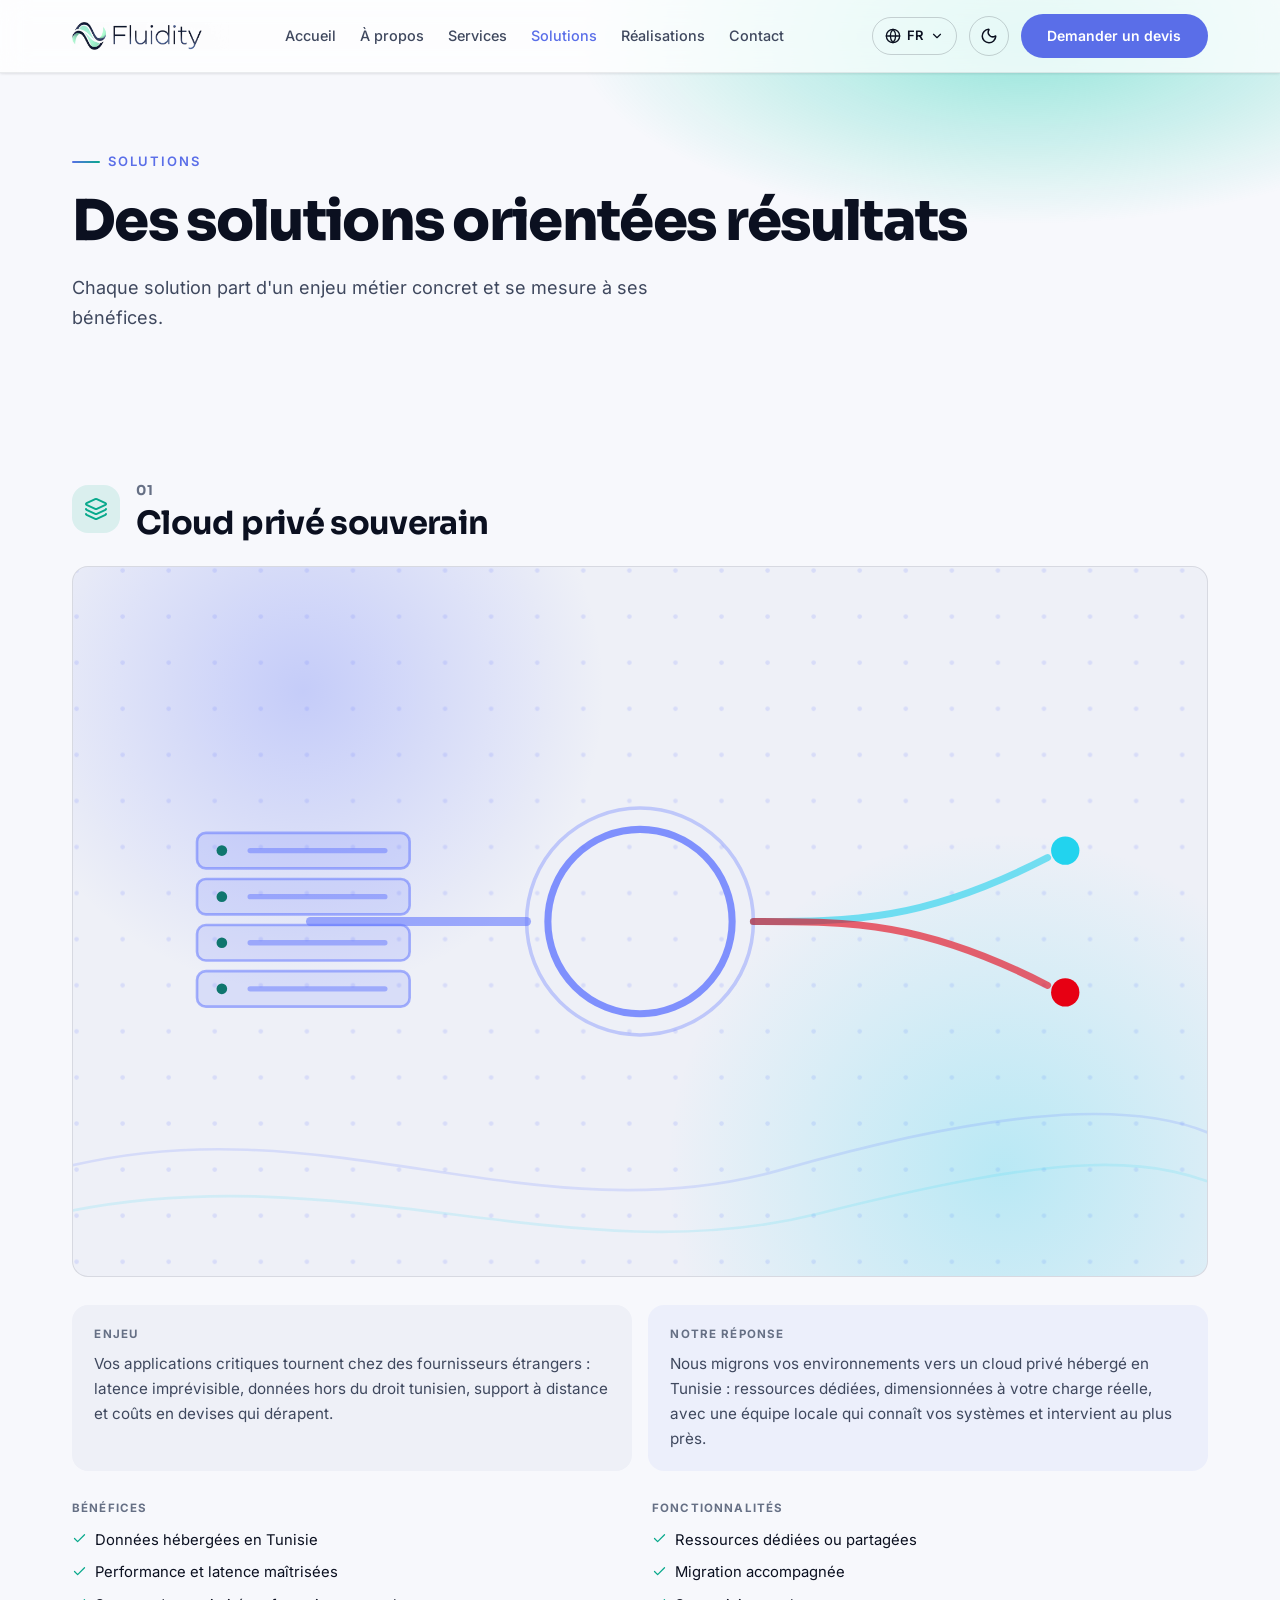
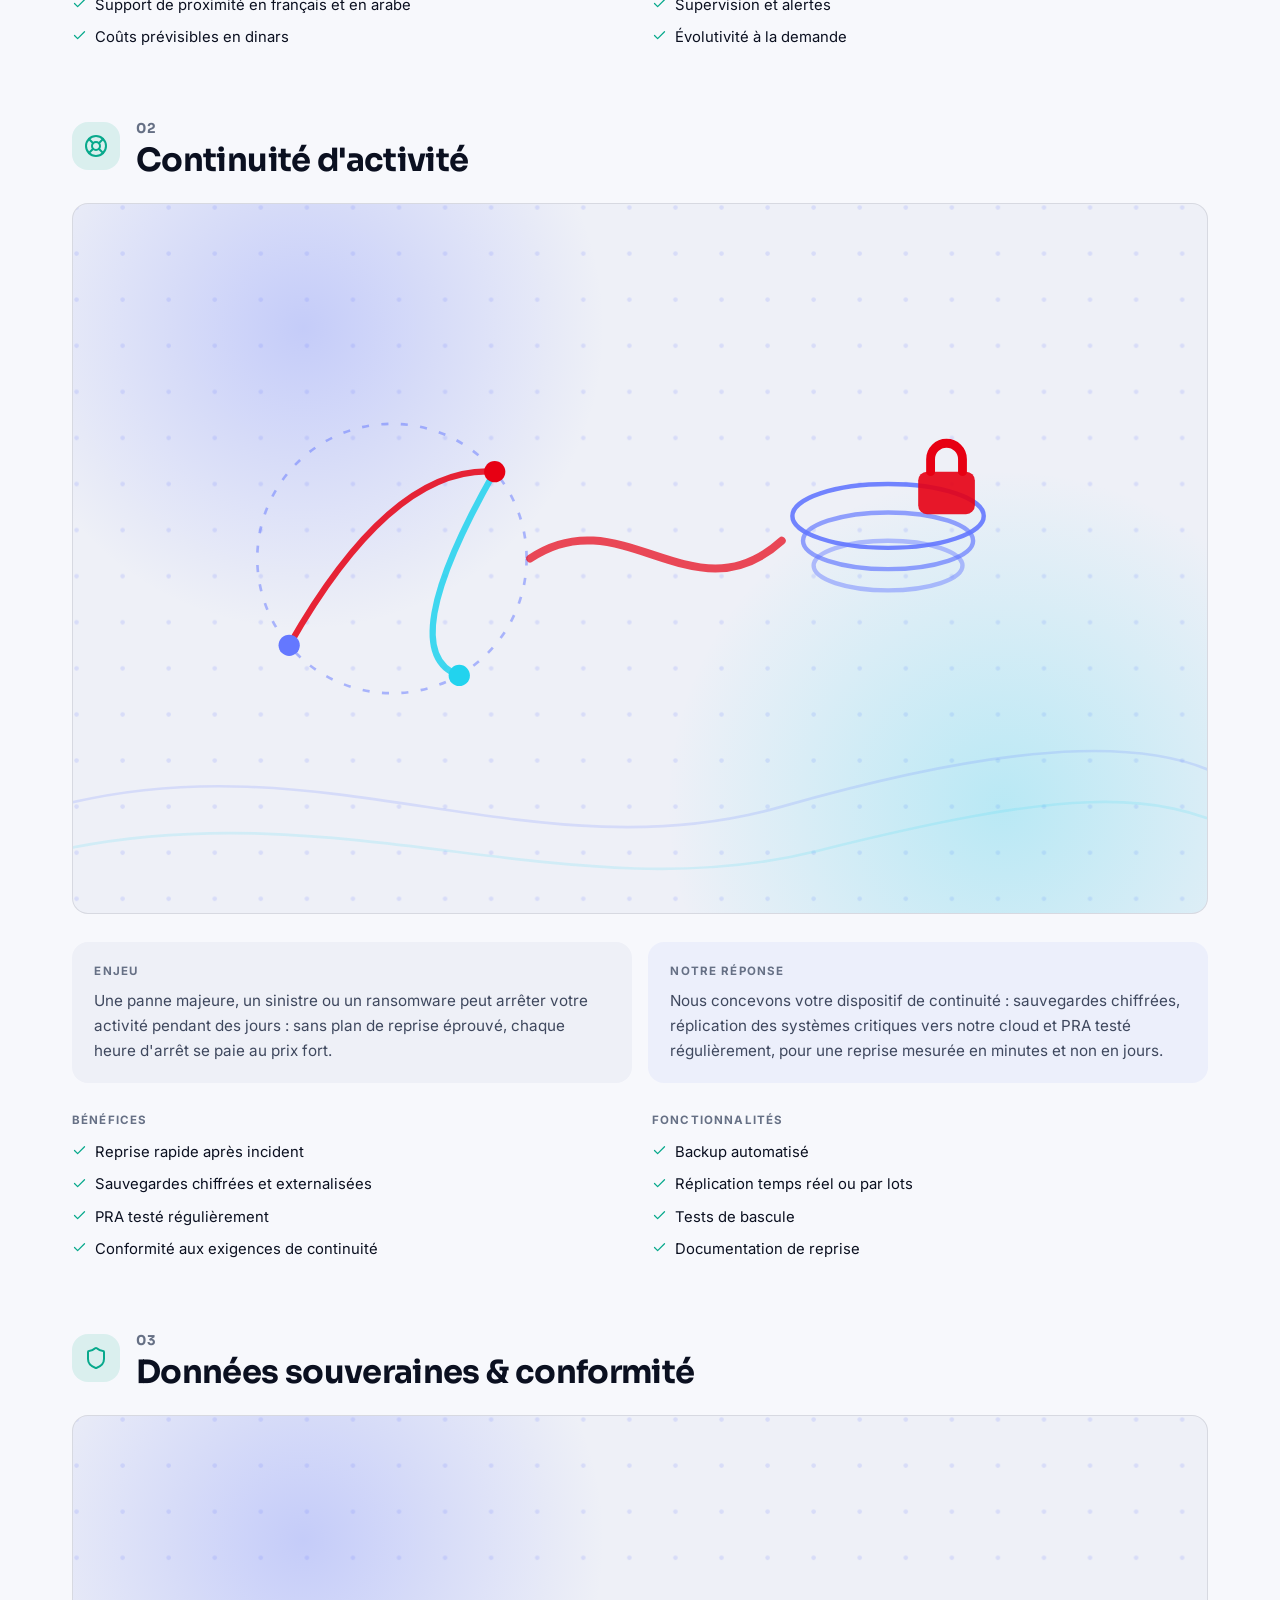
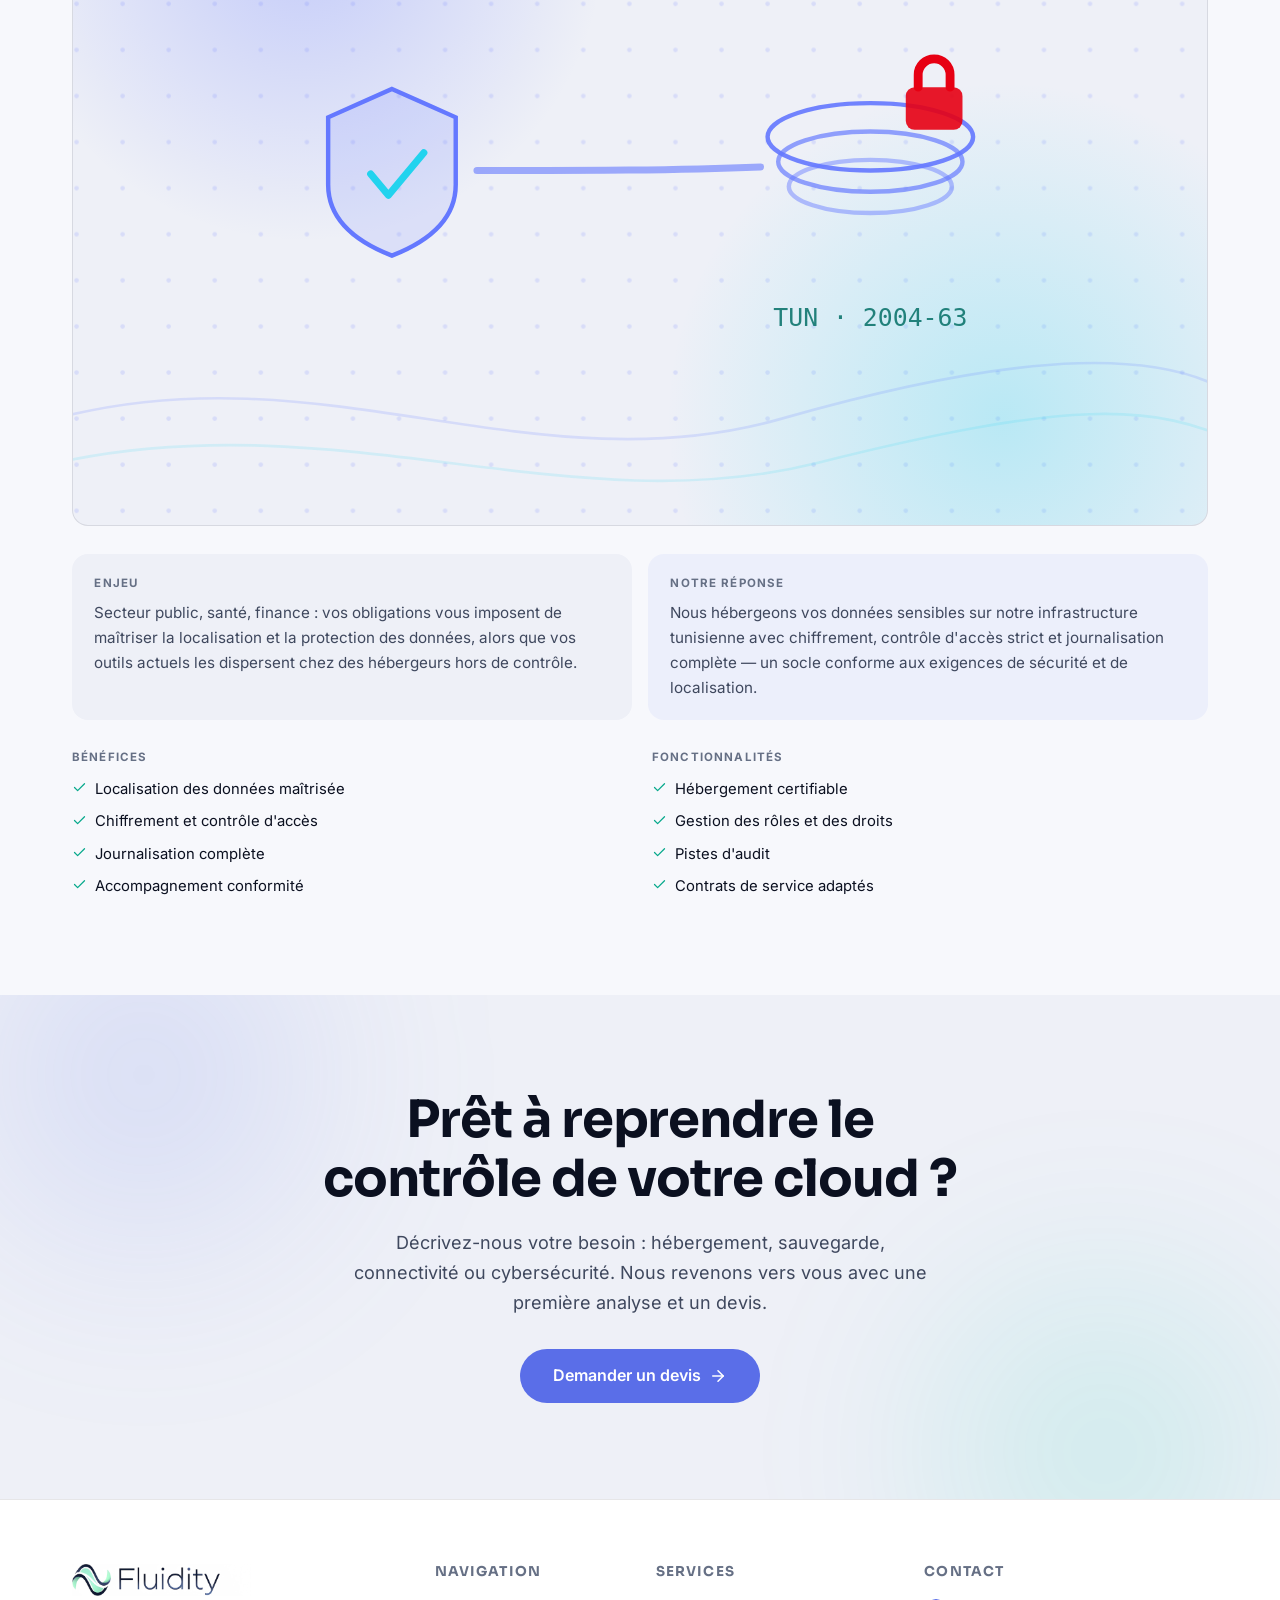
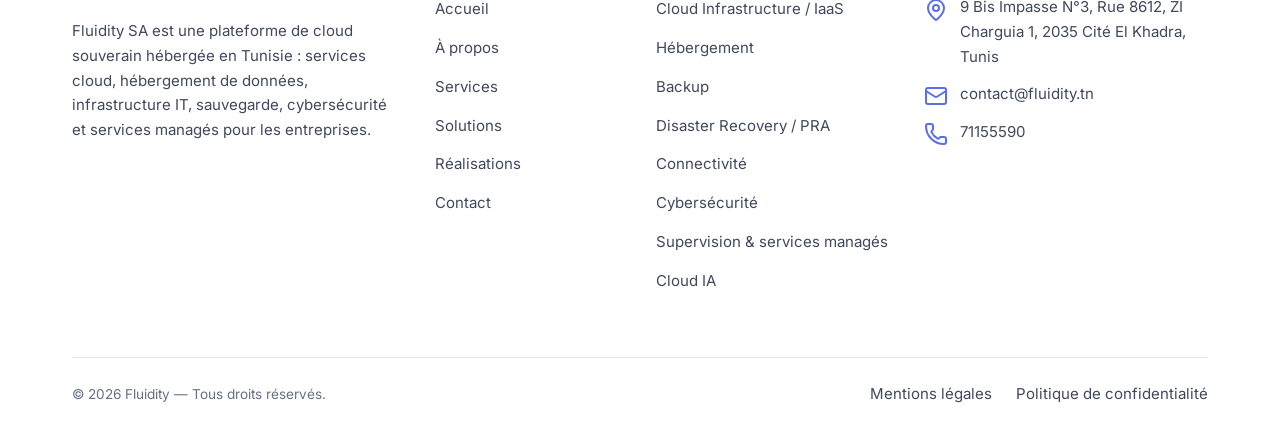
<file: solutions/index.html>
<!DOCTYPE html>
<html lang="fr" dir="ltr" data-theme="light">

<head>
  <meta charset="utf-8">
  <title>Des solutions orientées résultats | Fluidity</title>
  <base href="/">
  <meta name="viewport" content="width=device-width, initial-scale=1">
  <meta name="description" content="Chaque solution part d'un enjeu métier concret et se mesure à ses bénéfices.">
  <meta name="keywords"
    content="Cloud souverain Tunisie, Cloud Tunisie, Cloud Computing Tunisie, Hébergement Cloud Tunisie, IaaS Tunisie, Cloud privé Tunisie, Hébergement de données Tunisie, Backup Cloud Tunisie, PRA Tunisie, Cybersécurité Tunisie, Services managés IT">
  <meta name="geo.region" content="TN">
  <meta name="geo.placename" content="Tunis">
  <meta name="geo.position" content="36.82907997480159;10.203252253552552">
  <meta name="ICBM" content="36.82907997480159, 10.203252253552552">
  <meta name="color-scheme" content="light dark">
  <meta name="theme-color" content="#F7F8FC">
  <meta property="og:type" content="website">
  <meta property="og:site_name" content="Fluidity">
  <meta property="og:title" content="Des solutions orientées résultats | Fluidity">
  <meta property="og:description"
    content="Chaque solution part d'un enjeu métier concret et se mesure à ses bénéfices.">
  <meta name="twitter:card" content="summary_large_image">
  <link rel="icon" type="image/png" href="brand/favicon-64.png" sizes="64x64">
  <link rel="apple-touch-icon" href="brand/apple-touch-icon.png">
  <script type="application/ld+json">
  {
    "@context": "https://schema.org",
    "@type": "LocalBusiness",
    "@id": "https://www.fluidity.example/#organization",
    "name": "Fluidity SA",
    "slogan": "Le cloud souverain qui s'adapte à vous en toute fluidité.",
    "description": "Fluidity est une plateforme de Cloud souverain en Tunisie proposant des services Cloud, hébergement, infrastructure, sauvegarde, connectivité, cybersécurité et services managés destinés aux entreprises.",
    "url": "https://www.fluidity.example/",
    "telephone": "+216 71 155 590",
    "foundingDate": "2025-12-18",
    "address": {
      "@type": "PostalAddress",
      "streetAddress": "9 Bis Impasse N°3, Rue 8612, ZI Charguia 1",
      "addressLocality": "Cité El Khadra, Tunis",
      "postalCode": "2035",
      "addressCountry": "TN"
    },
    "geo": { "@type": "GeoCoordinates", "latitude": 36.82907997480159, "longitude": 10.203252253552552 },
    "openingHoursSpecification": [{
      "@type": "OpeningHoursSpecification",
      "dayOfWeek": ["Monday", "Tuesday", "Wednesday", "Thursday", "Friday"],
      "opens": "08:00",
      "closes": "17:30"
    }],
    "areaServed": "Tunisia",
    "knowsAbout": ["Cloud souverain Tunisie", "IaaS Tunisie", "Hébergement de données Tunisie", "Backup Cloud Tunisie", "PRA Tunisie", "Cybersécurité Tunisie", "Services managés IT"]
  }
  </script>
  <script>
    (function () {
      try {
        var t = localStorage.getItem('fluidity-theme');
        if (t === 'light' || t === 'dark') {
          document.documentElement.dataset.theme = t;
        }
      } catch (e) { /* storage unavailable — default theme applies */ }
    })();
  </script>
  <style>
    @font-face {
      font-family: Inter Variable;
      font-style: normal;
      font-display: swap;
      font-weight: 100 900;
      src: url("./media/inter-cyrillic-ext-wght-normal-IYF56FF6.woff2") format("woff2-variations");
      unicode-range: U+0460-052F, U+1C80-1C8A, U+20B4, U+2DE0-2DFF, U+A640-A69F, U+FE2E-FE2F
    }

    @font-face {
      font-family: Inter Variable;
      font-style: normal;
      font-display: swap;
      font-weight: 100 900;
      src: url("./media/inter-cyrillic-wght-normal-JEOLYBOO.woff2") format("woff2-variations");
      unicode-range: U+0301, U+0400-045F, U+0490-0491, U+04B0-04B1, U+2116
    }

    @font-face {
      font-family: Inter Variable;
      font-style: normal;
      font-display: swap;
      font-weight: 100 900;
      src: url("./media/inter-greek-ext-wght-normal-EOVOK2B5.woff2") format("woff2-variations");
      unicode-range: U+1F00-1FFF
    }

    @font-face {
      font-family: Inter Variable;
      font-style: normal;
      font-display: swap;
      font-weight: 100 900;
      src: url("./media/inter-greek-wght-normal-IRE366VL.woff2") format("woff2-variations");
      unicode-range: U+0370-0377, U+037A-037F, U+0384-038A, U+038C, U+038E-03A1, U+03A3-03FF
    }

    @font-face {
      font-family: Inter Variable;
      font-style: normal;
      font-display: swap;
      font-weight: 100 900;
      src: url("./media/inter-vietnamese-wght-normal-CE5GGD3W.woff2") format("woff2-variations");
      unicode-range: U+0102-0103, U+0110-0111, U+0128-0129, U+0168-0169, U+01A0-01A1, U+01AF-01B0, U+0300-0301, U+0303-0304, U+0308-0309, U+0323, U+0329, U+1EA0-1EF9, U+20AB
    }

    @font-face {
      font-family: Inter Variable;
      font-style: normal;
      font-display: swap;
      font-weight: 100 900;
      src: url("./media/inter-latin-ext-wght-normal-HA22NDSG.woff2") format("woff2-variations");
      unicode-range: U+0100-02BA, U+02BD-02C5, U+02C7-02CC, U+02CE-02D7, U+02DD-02FF, U+0304, U+0308, U+0329, U+1D00-1DBF, U+1E00-1E9F, U+1EF2-1EFF, U+2020, U+20A0-20AB, U+20AD-20C0, U+2113, U+2C60-2C7F, U+A720-A7FF
    }

    @font-face {
      font-family: Inter Variable;
      font-style: normal;
      font-display: swap;
      font-weight: 100 900;
      src: url("./media/inter-latin-wght-normal-NRMW37G5.woff2") format("woff2-variations");
      unicode-range: U+0000-00FF, U+0131, U+0152-0153, U+02BB-02BC, U+02C6, U+02DA, U+02DC, U+0304, U+0308, U+0329, U+2000-206F, U+20AC, U+2122, U+2191, U+2193, U+2212, U+2215, U+FEFF, U+FFFD
    }

    @font-face {
      font-family: Sora Variable;
      font-style: normal;
      font-display: swap;
      font-weight: 100 800;
      src: url("./media/sora-latin-ext-wght-normal-6VOG353B.woff2") format("woff2-variations");
      unicode-range: U+0100-02BA, U+02BD-02C5, U+02C7-02CC, U+02CE-02D7, U+02DD-02FF, U+0304, U+0308, U+0329, U+1D00-1DBF, U+1E00-1E9F, U+1EF2-1EFF, U+2020, U+20A0-20AB, U+20AD-20C0, U+2113, U+2C60-2C7F, U+A720-A7FF
    }

    @font-face {
      font-family: Sora Variable;
      font-style: normal;
      font-display: swap;
      font-weight: 100 800;
      src: url("./media/sora-latin-wght-normal-SPU4XLJF.woff2") format("woff2-variations");
      unicode-range: U+0000-00FF, U+0131, U+0152-0153, U+02BB-02BC, U+02C6, U+02DA, U+02DC, U+0304, U+0308, U+0329, U+2000-206F, U+20AC, U+2122, U+2191, U+2193, U+2212, U+2215, U+FEFF, U+FFFD
    }

    @font-face {
      font-family: Cairo Variable;
      font-style: normal;
      font-display: swap;
      font-weight: 200 1000;
      src: url("./media/cairo-arabic-wght-normal-PWNICP73.woff2") format("woff2-variations");
      unicode-range: U+0600-06FF, U+0750-077F, U+0870-088E, U+0890-0891, U+0897-08E1, U+08E3-08FF, U+200C-200E, U+2010-2011, U+204F, U+2E41, U+FB50-FDFF, U+FE70-FE74, U+FE76-FEFC, U+102E0-102FB, U+10E60-10E7E, U+10EC2-10EC4, U+10EFC-10EFF, U+1EE00-1EE03, U+1EE05-1EE1F, U+1EE21-1EE22, U+1EE24, U+1EE27, U+1EE29-1EE32, U+1EE34-1EE37, U+1EE39, U+1EE3B, U+1EE42, U+1EE47, U+1EE49, U+1EE4B, U+1EE4D-1EE4F, U+1EE51-1EE52, U+1EE54, U+1EE57, U+1EE59, U+1EE5B, U+1EE5D, U+1EE5F, U+1EE61-1EE62, U+1EE64, U+1EE67-1EE6A, U+1EE6C-1EE72, U+1EE74-1EE77, U+1EE79-1EE7C, U+1EE7E, U+1EE80-1EE89, U+1EE8B-1EE9B, U+1EEA1-1EEA3, U+1EEA5-1EEA9, U+1EEAB-1EEBB, U+1EEF0-1EEF1
    }

    @font-face {
      font-family: Cairo Variable;
      font-style: normal;
      font-display: swap;
      font-weight: 200 1000;
      src: url("./media/cairo-latin-ext-wght-normal-MOGPTU57.woff2") format("woff2-variations");
      unicode-range: U+0100-02BA, U+02BD-02C5, U+02C7-02CC, U+02CE-02D7, U+02DD-02FF, U+0304, U+0308, U+0329, U+1D00-1DBF, U+1E00-1E9F, U+1EF2-1EFF, U+2020, U+20A0-20AB, U+20AD-20C0, U+2113, U+2C60-2C7F, U+A720-A7FF
    }

    @font-face {
      font-family: Cairo Variable;
      font-style: normal;
      font-display: swap;
      font-weight: 200 1000;
      src: url("./media/cairo-latin-wght-normal-KQSTBPVI.woff2") format("woff2-variations");
      unicode-range: U+0000-00FF, U+0131, U+0152-0153, U+02BB-02BC, U+02C6, U+02DA, U+02DC, U+0304, U+0308, U+0329, U+2000-206F, U+20AC, U+2122, U+2191, U+2193, U+2212, U+2215, U+FEFF, U+FFFD
    }

    *,
    *:before,
    *:after {
      box-sizing: border-box
    }

    html {
      height: 100%;
      scroll-behavior: smooth;
      -webkit-text-size-adjust: 100%
    }

    body {
      margin: 0;
      min-height: 100%;
      font-family: Inter Variable, Cairo Variable, ui-sans-serif, system-ui, -apple-system, Segoe UI, Roboto, sans-serif;
      font-size: 1rem;
      line-height: 1.65;
      color: var(--text-1);
      background: var(--bg);
      -webkit-font-smoothing: antialiased;
      -moz-osx-font-smoothing: grayscale;
      overflow-x: clip
    }

    h1,
    h2,
    h3 {
      font-family: Sora Variable, Cairo Variable, Inter Variable, ui-sans-serif, system-ui, sans-serif;
      line-height: 1.15;
      margin: 0;
      text-wrap: balance;
      letter-spacing: -.02em;
      color: var(--text-1)
    }

    p {
      margin: 0
    }

    a {
      color: var(--accent);
      text-decoration: none
    }

    a:hover {
      color: var(--accent-strong)
    }

    img,
    svg {
      display: block;
      max-width: 100%
    }

    button {
      font: inherit;
      color: inherit
    }

    button {
      cursor: pointer
    }

    .btn {
      display: inline-flex;
      align-items: center;
      justify-content: center;
      gap: .5rem;
      padding: .8rem 1.6rem;
      border-radius: 999px;
      border: 1px solid transparent;
      font-weight: 600;
      font-size: .875rem;
      line-height: 1.2;
      text-decoration: none;
      cursor: pointer;
      white-space: nowrap;
      transition: background .25s ease, color .25s ease, border-color .25s ease, transform .25s ease, box-shadow .25s ease
    }

    .btn:focus-visible {
      outline: 2px solid var(--accent);
      outline-offset: 3px
    }

    .btn:active {
      transform: translateY(1px)
    }

    .btn-primary {
      background: var(--accent);
      color: #fff
    }

    .btn-primary:hover {
      background: var(--accent-strong);
      box-shadow: var(--glow);
      color: #fff
    }

    .btn-lg {
      padding: 1rem 2rem;
      font-size: 1rem
    }

    .link-underline {
      position: relative;
      color: var(--text-1);
      font-weight: 600;
      text-decoration: none
    }

    .link-underline:after {
      content: "";
      position: absolute;
      inset-inline-start: 0;
      bottom: -3px;
      width: 100%;
      height: 2px;
      border-radius: 999px;
      background: var(--grad-brand);
      transform: scaleX(0);
      transform-origin: inline-start;
      transition: transform .3s cubic-bezier(.22, 1, .36, 1)
    }

    .link-underline:hover:after,
    .link-underline:focus-visible:after {
      transform: scaleX(1)
    }

    .container {
      width: 100%;
      max-width: 76rem;
      margin-inline: auto;
      padding-inline: clamp(1.25rem, 4vw, 2.5rem)
    }

    .section {
      padding-block: clamp(4rem, 10vw, 6rem);
      position: relative
    }

    .eyebrow {
      display: inline-flex;
      align-items: center;
      gap: .5rem;
      font-size: .8125rem;
      font-weight: 600;
      letter-spacing: .14em;
      text-transform: uppercase;
      color: var(--accent)
    }

    .eyebrow:before {
      content: "";
      width: 1.75rem;
      height: 2px;
      border-radius: 999px;
      background: var(--grad-brand)
    }

    .skip-link {
      position: fixed;
      top: .75rem;
      inset-inline-start: .75rem;
      z-index: 300;
      padding: .75rem 1rem;
      border-radius: 10px;
      background: var(--accent);
      color: #fff;
      font-weight: 600;
      transform: translateY(-200%);
      transition: transform .2s ease
    }

    .skip-link:focus {
      transform: translateY(0);
      color: #fff
    }

    .reveal {
      opacity: 0;
      transform: translateY(24px);
      transition: opacity .7s cubic-bezier(.22, 1, .36, 1), transform .7s cubic-bezier(.22, 1, .36, 1);
      transition-delay: var(--reveal-delay, 0ms)
    }

    .reveal.reveal-done {
      opacity: 1;
      transform: none
    }

    :root {
      --bg: #f7f8fc;
      --bg-elevated: #ffffff;
      --bg-sunken: #eef0f7;
      --surface: #ffffff;
      --surface-hover: #fbfbfe;
      --surface-raised: #ffffff;
      --overlay: rgb(11 16 32 / .45);
      --border: rgb(11 16 32 / .1);
      --border-strong: rgb(11 16 32 / .18);
      --border-accent: rgb(102 126 234 / .35);
      --text-1: #0b1020;
      --text-2: #3f485e;
      --text-3: #667085;
      --text-invert: #ffffff;
      --accent: #5a6ee8;
      --accent-strong: #4c5fe0;
      --accent-soft: rgb(102 126 234 / .12);
      --accent-soft-2: rgb(102 126 234 / .08);
      --teal: #08a98c;
      --teal-soft: rgb(8 169 140 / .12);
      --grad-accent: linear-gradient(120deg, #5a6ee8, #7c8cf0);
      --grad-brand: linear-gradient(120deg, #5a6ee8 0%, #08a98c 100%);
      --grad-brand-vivid: linear-gradient(120deg, #667eea 0%, #00c9a7 100%);
      --danger: #d92d20;
      --danger-soft: rgb(217 45 32 / .1);
      --success: #087443;
      --success-soft: rgb(8 116 67 / .1);
      --glass: rgb(255 255 255 / .75);
      --glass-border: rgb(11 16 32 / .08);
      --shadow-1: 0 1px 2px rgba(11, 16, 32, .05), 0 1px 3px rgba(11, 16, 32, .06);
      --shadow-2: 0 4px 12px rgba(11, 16, 32, .08), 0 2px 4px rgba(11, 16, 32, .05);
      --shadow-3: 0 12px 32px rgba(11, 16, 32, .14), 0 4px 12px rgba(11, 16, 32, .08);
      --glow: 0 8px 40px -8px rgba(102, 126, 234, .45)
    }

    @media(prefers-reduced-motion:reduce) {
      html {
        scroll-behavior: auto
      }

      *,
      *:before,
      *:after {
        animation-duration: .01ms !important;
        animation-iteration-count: 1 !important;
        transition-duration: .01ms !important
      }
    }

    * {
      scrollbar-width: thin;
      scrollbar-color: var(--border-strong) transparent
    }
  </style>
  <link rel="stylesheet" href="styles.css">
  <link rel="stylesheet" href="site.css">
  <style>
    [data-sh-1364014388] {
      display: flex;
      flex-direction: column;
      min-height: 100vh;
      min-height: 100dvh
    }

    main[data-sc-1364014388] {
      flex: 1;
      outline: none
    }

    body.menu-locked[data-sc-1364014388] {
      overflow: hidden
    }
  </style>
  <style>
    [data-sh-3971712132] {
      display: block;
      position: fixed;
      inset-inline: 0;
      top: 0;
      z-index: 100
    }

    .bar[data-sc-3971712132] {
      transition: background .35s ease, border-color .35s ease, box-shadow .35s ease;
      border-bottom: 1px solid transparent
    }

    .bar--home[data-sc-3971712132] {
      background: transparent;
      border-bottom-color: transparent;
      --hdr-fg: var(--text-1);
      --hdr-border: var(--border-strong)
    }

    .bar--home[data-sc-3971712132] .nav-link[data-sc-3971712132],
    .bar--home[data-sc-3971712132] .menu-btn[data-sc-3971712132] {
      color: var(--hdr-fg)
    }

    .bar--home[data-sc-3971712132] .menu-btn[data-sc-3971712132] {
      border-color: var(--hdr-border)
    }

    .bar--solid[data-sc-3971712132] {
      background: var(--glass);
      backdrop-filter: blur(14px);
      -webkit-backdrop-filter: blur(14px);
      border-bottom-color: var(--glass-border);
      box-shadow: var(--shadow-1)
    }

    .bar-inner[data-sc-3971712132] {
      display: flex;
      align-items: center;
      gap: 1.5rem;
      height: 4.5rem
    }

    .brand[data-sc-3971712132] {
      display: inline-flex;
      align-items: center;
      gap: .6rem;
      text-decoration: none
    }

    .brand-logo[data-sc-3971712132] {
      height: 1.75rem;
      width: auto;
      display: block
    }

    html[data-theme=dark][data-sc-3971712132] .brand-logo[data-sc-3971712132],
    [data-theme=dark][data-sh-3971712132] .brand-logo[data-sc-3971712132],
    [data-theme=dark] [data-sh-3971712132] .brand-logo[data-sc-3971712132] {
      filter: brightness(0) invert(1)
    }

    .brand-name[data-sc-3971712132] {
      font-family: Sora Variable, Cairo Variable, Inter Variable, ui-sans-serif, system-ui, sans-serif;
      font-weight: 700;
      font-size: 1.15rem;
      letter-spacing: -.01em;
      color: var(--text-1)
    }

    .nav-desktop[data-sc-3971712132] {
      display: none
    }

    .actions[data-sc-3971712132] {
      display: flex;
      align-items: center;
      gap: .75rem;
      margin-inline-start: auto
    }

    .menu-btn[data-sc-3971712132] {
      display: inline-flex;
      align-items: center;
      justify-content: center;
      width: 2.6rem;
      height: 2.6rem;
      border-radius: 999px;
      border: 1px solid var(--border-strong);
      background: transparent;
      color: var(--text-1);
      transition: border-color .25s ease, color .25s ease
    }

    .menu-btn[data-sc-3971712132]:hover {
      border-color: var(--accent);
      color: var(--accent)
    }

    .header-cta[data-sc-3971712132] {
      display: none
    }

    @media(min-width:64em) {
      .nav-desktop[data-sc-3971712132] {
        display: flex;
        align-items: center;
        gap: 1.5rem;
        margin-inline-start: 2rem
      }

      .nav-link[data-sc-3971712132] {
        color: var(--text-2);
        font-size: .9rem;
        font-weight: 500
      }

      .nav-link.is-active[data-sc-3971712132],
      .nav-link[data-sc-3971712132]:hover {
        color: var(--accent)
      }

      .menu-btn[data-sc-3971712132] {
        display: none
      }

      .header-cta[data-sc-3971712132] {
        display: inline-flex
      }
    }

    .mobile-menu[data-sc-3971712132] {
      position: fixed;
      inset: 0;
      z-index: 200;
      display: flex;
      flex-direction: column;
      justify-content: center;
      padding: clamp(1.25rem, 4vw, 2.5rem);
      background: var(--bg);
      animation: data-sc-3971712132_menu-in .3s cubic-bezier(.22, 1, .36, 1)
    }

    @keyframes data-sc-3971712132_menu-in {
      0% {
        opacity: 0;
        transform: translateY(-1rem)
      }

      to {
        opacity: 1;
        transform: translateY(0)
      }
    }

    .mobile-nav[data-sc-3971712132] {
      display: flex;
      flex-direction: column;
      gap: .5rem
    }

    .mobile-link[data-sc-3971712132] {
      font-family: Sora Variable, Cairo Variable, Inter Variable, ui-sans-serif, system-ui, sans-serif;
      font-size: clamp(1.8rem, 7vw, 2.6rem);
      font-weight: 700;
      color: var(--text-1);
      text-decoration: none;
      padding-block: .4rem;
      opacity: 0;
      transform: translateY(1rem);
      animation: data-sc-3971712132_link-in .5s cubic-bezier(.22, 1, .36, 1) forwards;
      animation-delay: calc(var(--stagger) * 55ms + 80ms)
    }

    .mobile-link.is-active[data-sc-3971712132],
    .mobile-link[data-sc-3971712132]:hover {
      color: var(--accent)
    }

    @keyframes data-sc-3971712132_link-in {
      to {
        opacity: 1;
        transform: translateY(0)
      }
    }

    .mobile-actions[data-sc-3971712132] {
      display: flex;
      align-items: center;
      gap: .75rem;
      margin-top: 3rem;
      padding-top: 1.5rem;
      border-top: 1px solid var(--border)
    }
  </style>
  <style>
    .footer[data-sc-4204122938] {
      background: var(--bg-elevated);
      border-top: 1px solid var(--border);
      padding-block: 4rem 2rem;
      margin-top: auto
    }

    .grid[data-sc-4204122938] {
      display: grid;
      grid-template-columns: 1fr;
      gap: 3rem
    }

    @media(min-width:48em) {
      .grid[data-sc-4204122938] {
        grid-template-columns: repeat(2, 1fr)
      }
    }

    @media(min-width:64em) {
      .grid[data-sc-4204122938] {
        grid-template-columns: 1.4fr .8fr 1fr 1.2fr;
        gap: 2rem
      }
    }

    .brand[data-sc-4204122938] {
      display: inline-flex;
      align-items: center;
      gap: .6rem;
      text-decoration: none
    }

    .brand-logo[data-sc-4204122938] {
      height: 2rem;
      width: auto;
      display: block
    }

    html[data-theme=dark][data-sc-4204122938] .brand-logo[data-sc-4204122938],
    [data-theme=dark][data-sh-4204122938] .brand-logo[data-sc-4204122938],
    [data-theme=dark] [data-sh-4204122938] .brand-logo[data-sc-4204122938] {
      filter: brightness(0) invert(1)
    }

    .brand-name[data-sc-4204122938] {
      font-family: Sora Variable, Cairo Variable, Inter Variable, ui-sans-serif, system-ui, sans-serif;
      font-weight: 700;
      font-size: 1.2rem;
      color: var(--text-1)
    }

    .desc[data-sc-4204122938] {
      margin-block-start: 1rem;
      color: var(--text-2);
      font-size: .9375rem;
      max-width: 30rem
    }

    .social[data-sc-4204122938] {
      display: flex;
      gap: .5rem;
      margin-block-start: 1.5rem
    }

    .social-link[data-sc-4204122938] {
      display: inline-flex;
      align-items: center;
      justify-content: center;
      width: 2.4rem;
      height: 2.4rem;
      border-radius: 999px;
      border: 1px solid var(--border-strong);
      color: var(--text-2);
      transition: border-color .25s ease, color .25s ease, transform .25s ease
    }

    .social-link[data-sc-4204122938]:hover {
      border-color: var(--accent);
      color: var(--accent);
      transform: translateY(-2px)
    }

    .col-title[data-sc-4204122938] {
      font-size: .85rem;
      font-weight: 700;
      letter-spacing: .08em;
      text-transform: uppercase;
      color: var(--text-3);
      margin-block-end: 1rem
    }

    .col-list[data-sc-4204122938],
    .contact-list[data-sc-4204122938] {
      list-style: none;
      margin: 0;
      padding: 0;
      display: flex;
      flex-direction: column;
      gap: .75rem
    }

    .f-link[data-sc-4204122938] {
      color: var(--text-2);
      text-decoration: none;
      font-size: .9375rem;
      transition: color .2s ease
    }

    .f-link[data-sc-4204122938]:hover {
      color: var(--accent)
    }

    .contact-list[data-sc-4204122938] li[data-sc-4204122938] {
      display: flex;
      align-items: flex-start;
      gap: .75rem;
      color: var(--text-2);
      font-size: .9375rem
    }

    .contact-list[data-sc-4204122938] li[data-sc-4204122938] site-icon[data-sc-4204122938] {
      color: var(--accent);
      margin-top: .15rem;
      flex-shrink: 0
    }

    .legal[data-sc-4204122938] {
      display: flex;
      flex-direction: column;
      gap: .75rem;
      margin-block-start: 4rem;
      padding-block-start: 1.5rem;
      border-top: 1px solid var(--border)
    }

    @media(min-width:64em) {
      .legal[data-sc-4204122938] {
        flex-direction: row;
        align-items: center;
        justify-content: space-between
      }
    }

    .copyright[data-sc-4204122938] {
      color: var(--text-3);
      font-size: .85rem
    }

    .legal-links[data-sc-4204122938] {
      display: flex;
      gap: 1.5rem
    }
  </style>
  <style>
    .wrap[data-sc-1003395257] {
      position: relative
    }

    .trigger[data-sc-1003395257] {
      display: inline-flex;
      align-items: center;
      gap: .4rem;
      padding: .45rem .75rem;
      border-radius: var(--radius-full, 999px);
      border: 1px solid var(--hdr-border, var(--border-strong));
      background: transparent;
      color: var(--hdr-fg, var(--text-1));
      font-size: .8125rem;
      font-weight: 600;
      transition: border-color .25s ease, color .25s ease
    }

    .trigger[data-sc-1003395257]:hover,
    .trigger[aria-expanded=true][data-sc-1003395257] {
      border-color: var(--accent);
      color: var(--accent)
    }

    .chev[data-sc-1003395257] {
      transition: transform .25s ease
    }

    .chev--open[data-sc-1003395257] {
      transform: rotate(180deg)
    }

    .menu[data-sc-1003395257] {
      position: absolute;
      top: calc(100% + .5rem);
      inset-inline-end: 0;
      min-width: 11rem;
      margin: 0;
      padding: .35rem;
      list-style: none;
      background: var(--surface-raised);
      border: 1px solid var(--border);
      border-radius: var(--radius-md, 16px);
      box-shadow: var(--shadow-3);
      z-index: 60
    }

    .option[data-sc-1003395257] {
      display: flex;
      align-items: center;
      justify-content: space-between;
      gap: .5rem;
      width: 100%;
      padding: .55rem .75rem;
      border: 0;
      border-radius: var(--radius-sm, 10px);
      background: transparent;
      color: var(--text-1);
      font-size: .875rem;
      font-weight: 500;
      text-align: start
    }

    .option[data-sc-1003395257]:hover {
      background: var(--accent-soft)
    }

    .option--active[data-sc-1003395257] {
      color: var(--accent-strong);
      font-weight: 600
    }
  </style>
  <style>
    .theme-toggle[data-sc-3373500935] {
      display: inline-flex;
      align-items: center;
      justify-content: center;
      width: 2.5rem;
      height: 2.5rem;
      border-radius: var(--radius-full, 999px);
      border: 1px solid var(--hdr-border, var(--border-strong));
      background: transparent;
      color: var(--hdr-fg, var(--text-1));
      transition: border-color .25s ease, color .25s ease, transform .25s ease
    }

    .theme-toggle[data-sc-3373500935]:hover {
      border-color: var(--accent);
      color: var(--accent);
      transform: rotate(12deg)
    }
  </style>
  <style>
    [data-sh-1438975023] {
      display: inline-flex;
      line-height: 0
    }
  </style>
  <style>
    .page-hero[data-sc-2736399107] {
      padding-block: 9rem 3rem;
      background: radial-gradient(50% 70% at 80% 10%, rgba(0, 201, 167, .4), transparent 70%), var(--bg)
    }

    .page-hero[data-sc-2736399107] h1[data-sc-2736399107] {
      font-size: clamp(2.2rem, 1.5rem + 3.2vw, 3.5rem);
      font-weight: 800;
      letter-spacing: -.03em;
      margin-top: 1rem
    }

    .lede[data-sc-2736399107] {
      margin-top: 1.25rem;
      font-size: 1.125rem;
      color: var(--text-2);
      max-width: 38rem
    }

    .stack[data-sc-2736399107] {
      display: flex;
      flex-direction: column;
      gap: 4rem
    }

    .s-head[data-sc-2736399107] {
      display: flex;
      align-items: center;
      gap: 1rem
    }

    .s-icon[data-sc-2736399107] {
      display: inline-flex;
      align-items: center;
      justify-content: center;
      width: 3rem;
      height: 3rem;
      border-radius: 16px;
      background: var(--teal-soft);
      color: var(--teal);
      flex-shrink: 0
    }

    .s-index[data-sc-2736399107] {
      font-family: var(--font-display, "Sora Variable");
      font-size: .85rem;
      font-weight: 700;
      color: var(--text-3);
      letter-spacing: .1em
    }

    .s-head[data-sc-2736399107] h2[data-sc-2736399107] {
      font-size: clamp(1.4rem, 1.1rem + 1.4vw, 2rem);
      margin-top: .15rem
    }

    .s-art[data-sc-2736399107] {
      margin-top: 1.5rem;
      border-radius: 16px;
      overflow: hidden;
      border: 1px solid var(--border);
      background: var(--bg-sunken)
    }

    .s-art[data-sc-2736399107] img[data-sc-2736399107] {
      display: block;
      width: 100%;
      height: auto
    }

    .s-grid[data-sc-2736399107] {
      display: grid;
      grid-template-columns: 1fr;
      gap: 1rem;
      margin-top: 1.75rem
    }

    @media(min-width:48em) {
      .s-grid[data-sc-2736399107] {
        grid-template-columns: 1fr 1fr
      }
    }

    .s-block[data-sc-2736399107] {
      padding: 1.25rem 1.4rem;
      border-radius: 16px
    }

    .s-block--problem[data-sc-2736399107] {
      background: var(--bg-sunken)
    }

    .s-block--solution[data-sc-2736399107] {
      background: var(--accent-soft-2)
    }

    .s-label[data-sc-2736399107] {
      display: block;
      font-size: .72rem;
      font-weight: 700;
      letter-spacing: .1em;
      text-transform: uppercase;
      color: var(--text-3);
      margin-bottom: .45rem
    }

    .s-block[data-sc-2736399107] p[data-sc-2736399107] {
      color: var(--text-2);
      font-size: .95rem
    }

    .s-cols[data-sc-2736399107] {
      display: grid;
      grid-template-columns: 1fr;
      gap: 1.5rem;
      margin-top: 1.75rem
    }

    @media(min-width:48em) {
      .s-cols[data-sc-2736399107] {
        grid-template-columns: 1fr 1fr
      }
    }

    .s-list[data-sc-2736399107] {
      list-style: none;
      margin: .6rem 0 0;
      padding: 0;
      display: flex;
      flex-direction: column;
      gap: .5rem
    }

    .s-list[data-sc-2736399107] li[data-sc-2736399107] {
      display: flex;
      align-items: flex-start;
      gap: .5rem;
      font-size: .925rem;
      color: var(--text-1)
    }

    .s-list[data-sc-2736399107] site-glyph[data-sc-2736399107] {
      color: var(--teal);
      flex-shrink: 0;
      margin-top: .2rem
    }
  </style>
  <style>
    .cta[data-sc-421139084] {
      position: relative;
      overflow: clip
    }

    .cta-bg[data-sc-421139084] {
      position: absolute;
      inset: 0;
      background: var(--bg-sunken)
    }

    .orb[data-sc-421139084] {
      position: absolute;
      width: 34rem;
      height: 34rem;
      border-radius: 50%;
      filter: blur(90px);
      opacity: .5
    }

    .orb--a[data-sc-421139084] {
      top: -12rem;
      inset-inline-start: -8rem;
      background: radial-gradient(circle, rgba(102, 126, 234, .45), transparent 65%);
      animation: data-sc-421139084_drift 14s ease-in-out infinite alternate
    }

    .orb--b[data-sc-421139084] {
      bottom: -14rem;
      inset-inline-end: -6rem;
      background: radial-gradient(circle, rgba(0, 201, 167, .35), transparent 65%);
      animation: data-sc-421139084_drift 18s ease-in-out infinite alternate-reverse
    }

    @keyframes data-sc-421139084_drift {
      0% {
        transform: translateZ(0) scale(1)
      }

      to {
        transform: translate3d(3rem, 2rem, 0) scale(1.12)
      }
    }

    .cta-inner[data-sc-421139084] {
      position: relative;
      display: flex;
      flex-direction: column;
      align-items: center;
      gap: 1.25rem;
      text-align: center
    }

    .cta-title[data-sc-421139084] {
      font-size: clamp(2rem, 1.5rem + 2.6vw, 3.2rem);
      font-weight: 700;
      max-width: 46rem
    }

    .cta-text[data-sc-421139084] {
      font-size: 1.125rem;
      color: var(--text-2);
      max-width: 36rem
    }

    .cta-inner[data-sc-421139084] .btn[data-sc-421139084] {
      margin-block-start: .75rem
    }
  </style>
  <link rel="canonical" href="https://www.fluidity.example/solutions">
  <meta property="og:url" content="https://www.fluidity.example/solutions">
  <meta name="twitter:title" content="Des solutions orientées résultats | Fluidity">
  <meta name="twitter:description"
    content="Chaque solution part d'un enjeu métier concret et se mesure à ses bénéfices.">
</head>

<body>
  <site-root data-sh-1364014388><a data-sc-1364014388 href="#main-content" class="skip-link">Aller au contenu
      principal</a><site-header data-sc-1364014388 data-sh-3971712132>
      <div data-sc-3971712132 class="bar bar--solid">
        <div data-sc-3971712132 class="bar-inner container"><a data-sc-3971712132
            aria-label="Fluidity — Accueil" class="brand" href="/"><img data-sc-3971712132 src="brand/logo-full.png"
              alt="Fluidity" width="140" height="25" class="brand-logo" data-i18n-attr="alt:meta.brand"></a>
          <nav data-sc-3971712132 aria-label="Navigation principale" class="nav-desktop"><a data-sc-3971712132 class="nav-link link-underline" href="/"
              data-i18n="header.nav.home">Accueil</a><a data-sc-3971712132
              class="nav-link link-underline" href="/a-propos" data-i18n="header.nav.about">À propos</a><a
              data-sc-3971712132 class="nav-link link-underline" href="/services"
              data-i18n="header.nav.services">Services</a><a data-sc-3971712132
              class="nav-link link-underline is-active" href="/solutions"
              data-i18n="header.nav.solutions">Solutions</a><a data-sc-3971712132
              class="nav-link link-underline" href="/projets" data-i18n="header.nav.projects">Réalisations</a><a
              data-sc-3971712132 class="nav-link link-underline" href="/contact"
              data-i18n="header.nav.contact">Contact</a></nav>
          <div data-sc-3971712132 class="actions"><site-language-selector data-sc-3971712132 data-sh-1003395257>
              <div data-sc-1003395257 class="wrap"><button data-sc-1003395257 type="button" aria-haspopup="listbox"
                  class="trigger" aria-expanded="false" aria-label="Langue"
                  data-i18n-attr="aria-label:language.label"><site-glyph data-sc-1003395257
                    aria-hidden="true"><svg xmlns="http://www.w3.org/2000/svg" width="16" height="16"
                      viewBox="0 0 24 24" fill="none" stroke="currentColor" stroke-width="2" stroke-linecap="round"
                      stroke-linejoin="round" class="lucide">
                      <circle cx="12" cy="12" r="10" />
                      <path d="M12 2a14.5 14.5 0 0 0 0 20 14.5 14.5 0 0 0 0-20" />
                      <path d="M2 12h20" />
                    </svg></site-glyph><span data-sc-1003395257 class="code">FR</span><site-glyph data-sc-1003395257 class="chev" aria-hidden="true"><svg xmlns="http://www.w3.org/2000/svg" width="14"
                      height="14" viewBox="0 0 24 24" fill="none" stroke="currentColor" stroke-width="2"
                      stroke-linecap="round" stroke-linejoin="round" class="lucide chev">
                      <path d="m6 9 6 6 6-6" />
                    </svg></site-glyph></button></div>
            </site-language-selector><site-theme-toggle data-sc-3971712132 data-sh-3373500935><button data-sc-3373500935
                type="button" class="theme-toggle" aria-label="Passer en thème sombre" title="Passer en thème sombre"
                data-i18n-attr="aria-label:theme.toDark;title:theme.toDark"><site-glyph data-sc-3373500935 aria-hidden="true"><svg xmlns="http://www.w3.org/2000/svg" width="18" height="18"
                    viewBox="0 0 24 24" fill="none" stroke="currentColor" stroke-width="2" stroke-linecap="round"
                    stroke-linejoin="round" class="lucide">
                    <path
                      d="M20.985 12.486a9 9 0 1 1-9.473-9.472c.405-.022.617.46.402.803a6 6 0 0 0 8.268 8.268c.344-.215.825-.004.803.401" />
                  </svg></site-glyph></button></site-theme-toggle><a data-sc-3971712132
              class="btn btn-primary header-cta" href="/contact" data-i18n="header.cta">Demander un devis</a><button
              data-sc-3971712132 type="button" class="menu-btn" aria-expanded="false" aria-label="Ouvrir le menu"
              data-i18n-attr="aria-label:header.menuOpen"><site-glyph data-sc-3971712132
                aria-hidden="true"><svg xmlns="http://www.w3.org/2000/svg" width="22" height="22" viewBox="0 0 24 24"
                  fill="none" stroke="currentColor" stroke-width="2" stroke-linecap="round" stroke-linejoin="round"
                  class="lucide">
                  <path d="M4 5h16" />
                  <path d="M4 12h16" />
                  <path d="M4 19h16" />
                </svg></site-glyph></button></div>
        </div>
      </div>
    </site-header>
    <main data-sc-1364014388 id="main-content" tabindex="-1"><site-solutions-page data-sh-2736399107>
        <section data-sc-2736399107 class="page-hero">
          <div data-sc-2736399107 class="container">
            <p data-sc-2736399107 class="reveal eyebrow reveal-done" data-i18n="header.nav.solutions">
              Solutions</p>
            <h1 data-sc-2736399107 class="reveal reveal-done" data-i18n="solutionsPage.hero.title"
              style="--reveal-delay:80ms;">Des solutions orientées résultats</h1>
            <p data-sc-2736399107 class="reveal lede reveal-done" data-i18n="solutionsPage.hero.subtitle"
              style="--reveal-delay:160ms;">Chaque solution part d'un enjeu métier concret et se mesure à ses bénéfices.
            </p>
          </div>
        </section>
        <section data-sc-2736399107 class="section">
          <div data-sc-2736399107 class="container stack">
            <article data-sc-2736399107 class="reveal solution reveal-done" style="--reveal-delay:80ms;">
              <div data-sc-2736399107 class="s-head">
                <div data-sc-2736399107 class="s-icon"><site-icon data-sc-2736399107 data-sh-1438975023><site-glyph
                      data-sc-1438975023 aria-hidden="true"><svg xmlns="http://www.w3.org/2000/svg" width="24"
                        height="24" viewBox="0 0 24 24" fill="none" stroke="currentColor" stroke-width="2"
                        stroke-linecap="round" stroke-linejoin="round" class="lucide">
                        <path
                          d="M12.83 2.18a2 2 0 0 0-1.66 0L2.6 6.08a1 1 0 0 0 0 1.83l8.58 3.91a2 2 0 0 0 1.66 0l8.58-3.9a1 1 0 0 0 0-1.83z" />
                        <path d="M2 12a1 1 0 0 0 .58.91l8.6 3.91a2 2 0 0 0 1.65 0l8.58-3.9A1 1 0 0 0 22 12" />
                        <path d="M2 17a1 1 0 0 0 .58.91l8.6 3.91a2 2 0 0 0 1.65 0l8.58-3.9A1 1 0 0 0 22 17" />
                      </svg></site-glyph></site-icon></div>
                <div data-sc-2736399107><span data-sc-2736399107 class="s-index">01</span>
                  <h2 data-sc-2736399107 data-i18n="solutions.0.title">Cloud privé souverain</h2>
                </div>
              </div>
              <div data-sc-2736399107 aria-hidden="true" class="s-art"><img data-sc-2736399107 alt width="640"
                  height="400" loading="lazy" src="images/illustrations/solution-cloud-prive.svg"></div>
              <div data-sc-2736399107 class="s-grid">
                <div data-sc-2736399107 class="s-block s-block--problem"><span data-sc-2736399107 class="s-label"
                    data-i18n="home.solutions.problemLabel">Enjeu</span>
                  <p data-sc-2736399107 data-i18n="solutions.0.problem">Vos applications critiques tournent chez des
                    fournisseurs étrangers : latence imprévisible, données hors du droit tunisien, support à distance et
                    coûts en devises qui dérapent.</p>
                </div>
                <div data-sc-2736399107 class="s-block s-block--solution"><span data-sc-2736399107 class="s-label"
                    data-i18n="home.solutions.solutionLabel">Notre réponse</span>
                  <p data-sc-2736399107 data-i18n="solutions.0.solution">Nous migrons vos environnements vers un cloud
                    privé hébergé en Tunisie : ressources dédiées, dimensionnées à votre charge réelle, avec une équipe
                    locale qui connaît vos systèmes et intervient au plus près.</p>
                </div>
              </div>
              <div data-sc-2736399107 class="s-cols">
                <div data-sc-2736399107><span data-sc-2736399107 class="s-label"
                    data-i18n="home.solutions.benefitsLabel">Bénéfices</span>
                  <ul data-sc-2736399107 class="s-list">
                    <li data-sc-2736399107><site-glyph data-sc-2736399107 aria-hidden="true"><svg
                          xmlns="http://www.w3.org/2000/svg" width="15" height="15" viewBox="0 0 24 24" fill="none"
                          stroke="currentColor" stroke-width="2" stroke-linecap="round" stroke-linejoin="round"
                          class="lucide">
                          <path d="M20 6 9 17l-5-5" />
                        </svg></site-glyph>Données hébergées en Tunisie</li>
                    <li data-sc-2736399107><site-glyph data-sc-2736399107 aria-hidden="true"><svg
                          xmlns="http://www.w3.org/2000/svg" width="15" height="15" viewBox="0 0 24 24" fill="none"
                          stroke="currentColor" stroke-width="2" stroke-linecap="round" stroke-linejoin="round"
                          class="lucide">
                          <path d="M20 6 9 17l-5-5" />
                        </svg></site-glyph>Performance et latence maîtrisées</li>
                    <li data-sc-2736399107><site-glyph data-sc-2736399107 aria-hidden="true"><svg
                          xmlns="http://www.w3.org/2000/svg" width="15" height="15" viewBox="0 0 24 24" fill="none"
                          stroke="currentColor" stroke-width="2" stroke-linecap="round" stroke-linejoin="round"
                          class="lucide">
                          <path d="M20 6 9 17l-5-5" />
                        </svg></site-glyph>Support de proximité en français et en arabe</li>
                    <li data-sc-2736399107><site-glyph data-sc-2736399107 aria-hidden="true"><svg
                          xmlns="http://www.w3.org/2000/svg" width="15" height="15" viewBox="0 0 24 24" fill="none"
                          stroke="currentColor" stroke-width="2" stroke-linecap="round" stroke-linejoin="round"
                          class="lucide">
                          <path d="M20 6 9 17l-5-5" />
                        </svg></site-glyph>Coûts prévisibles en dinars</li>
                  </ul>
                </div>
                <div data-sc-2736399107><span data-sc-2736399107 class="s-label">Fonctionnalités</span>
                  <ul data-sc-2736399107 class="s-list">
                    <li data-sc-2736399107><site-glyph data-sc-2736399107 aria-hidden="true"><svg
                          xmlns="http://www.w3.org/2000/svg" width="15" height="15" viewBox="0 0 24 24" fill="none"
                          stroke="currentColor" stroke-width="2" stroke-linecap="round" stroke-linejoin="round"
                          class="lucide">
                          <path d="M20 6 9 17l-5-5" />
                        </svg></site-glyph>Ressources dédiées ou partagées</li>
                    <li data-sc-2736399107><site-glyph data-sc-2736399107 aria-hidden="true"><svg
                          xmlns="http://www.w3.org/2000/svg" width="15" height="15" viewBox="0 0 24 24" fill="none"
                          stroke="currentColor" stroke-width="2" stroke-linecap="round" stroke-linejoin="round"
                          class="lucide">
                          <path d="M20 6 9 17l-5-5" />
                        </svg></site-glyph>Migration accompagnée</li>
                    <li data-sc-2736399107><site-glyph data-sc-2736399107 aria-hidden="true"><svg
                          xmlns="http://www.w3.org/2000/svg" width="15" height="15" viewBox="0 0 24 24" fill="none"
                          stroke="currentColor" stroke-width="2" stroke-linecap="round" stroke-linejoin="round"
                          class="lucide">
                          <path d="M20 6 9 17l-5-5" />
                        </svg></site-glyph>Supervision et alertes</li>
                    <li data-sc-2736399107><site-glyph data-sc-2736399107 aria-hidden="true"><svg
                          xmlns="http://www.w3.org/2000/svg" width="15" height="15" viewBox="0 0 24 24" fill="none"
                          stroke="currentColor" stroke-width="2" stroke-linecap="round" stroke-linejoin="round"
                          class="lucide">
                          <path d="M20 6 9 17l-5-5" />
                        </svg></site-glyph>Évolutivité à la demande</li>
                  </ul>
                </div>
              </div>
            </article>
            <article data-sc-2736399107 class="reveal solution reveal-done" style="--reveal-delay:80ms;">
              <div data-sc-2736399107 class="s-head">
                <div data-sc-2736399107 class="s-icon"><site-icon data-sc-2736399107 data-sh-1438975023><site-glyph
                      data-sc-1438975023 aria-hidden="true"><svg xmlns="http://www.w3.org/2000/svg" width="24"
                        height="24" viewBox="0 0 24 24" fill="none" stroke="currentColor" stroke-width="2"
                        stroke-linecap="round" stroke-linejoin="round" class="lucide">
                        <circle cx="12" cy="12" r="10" />
                        <path d="m4.93 4.93 4.24 4.24" />
                        <path d="m14.83 9.17 4.24-4.24" />
                        <path d="m14.83 14.83 4.24 4.24" />
                        <path d="m9.17 14.83-4.24 4.24" />
                        <circle cx="12" cy="12" r="4" />
                      </svg></site-glyph></site-icon></div>
                <div data-sc-2736399107><span data-sc-2736399107 class="s-index">02</span>
                  <h2 data-sc-2736399107 data-i18n="solutions.1.title">Continuité d'activité</h2>
                </div>
              </div>
              <div data-sc-2736399107 aria-hidden="true" class="s-art"><img data-sc-2736399107 alt width="640"
                  height="400" loading="lazy" src="images/illustrations/solution-continuite.svg"></div>
              <div data-sc-2736399107 class="s-grid">
                <div data-sc-2736399107 class="s-block s-block--problem"><span data-sc-2736399107 class="s-label"
                    data-i18n="home.solutions.problemLabel">Enjeu</span>
                  <p data-sc-2736399107 data-i18n="solutions.1.problem">Une panne majeure, un sinistre ou un ransomware
                    peut arrêter votre activité pendant des jours : sans plan de reprise éprouvé, chaque heure d'arrêt
                    se paie au prix fort.</p>
                </div>
                <div data-sc-2736399107 class="s-block s-block--solution"><span data-sc-2736399107 class="s-label"
                    data-i18n="home.solutions.solutionLabel">Notre réponse</span>
                  <p data-sc-2736399107 data-i18n="solutions.1.solution">Nous concevons votre dispositif de continuité :
                    sauvegardes chiffrées, réplication des systèmes critiques vers notre cloud et PRA testé
                    régulièrement, pour une reprise mesurée en minutes et non en jours.</p>
                </div>
              </div>
              <div data-sc-2736399107 class="s-cols">
                <div data-sc-2736399107><span data-sc-2736399107 class="s-label"
                    data-i18n="home.solutions.benefitsLabel">Bénéfices</span>
                  <ul data-sc-2736399107 class="s-list">
                    <li data-sc-2736399107><site-glyph data-sc-2736399107 aria-hidden="true"><svg
                          xmlns="http://www.w3.org/2000/svg" width="15" height="15" viewBox="0 0 24 24" fill="none"
                          stroke="currentColor" stroke-width="2" stroke-linecap="round" stroke-linejoin="round"
                          class="lucide">
                          <path d="M20 6 9 17l-5-5" />
                        </svg></site-glyph>Reprise rapide après incident</li>
                    <li data-sc-2736399107><site-glyph data-sc-2736399107 aria-hidden="true"><svg
                          xmlns="http://www.w3.org/2000/svg" width="15" height="15" viewBox="0 0 24 24" fill="none"
                          stroke="currentColor" stroke-width="2" stroke-linecap="round" stroke-linejoin="round"
                          class="lucide">
                          <path d="M20 6 9 17l-5-5" />
                        </svg></site-glyph>Sauvegardes chiffrées et externalisées</li>
                    <li data-sc-2736399107><site-glyph data-sc-2736399107 aria-hidden="true"><svg
                          xmlns="http://www.w3.org/2000/svg" width="15" height="15" viewBox="0 0 24 24" fill="none"
                          stroke="currentColor" stroke-width="2" stroke-linecap="round" stroke-linejoin="round"
                          class="lucide">
                          <path d="M20 6 9 17l-5-5" />
                        </svg></site-glyph>PRA testé régulièrement</li>
                    <li data-sc-2736399107><site-glyph data-sc-2736399107 aria-hidden="true"><svg
                          xmlns="http://www.w3.org/2000/svg" width="15" height="15" viewBox="0 0 24 24" fill="none"
                          stroke="currentColor" stroke-width="2" stroke-linecap="round" stroke-linejoin="round"
                          class="lucide">
                          <path d="M20 6 9 17l-5-5" />
                        </svg></site-glyph>Conformité aux exigences de continuité</li>
                  </ul>
                </div>
                <div data-sc-2736399107><span data-sc-2736399107 class="s-label">Fonctionnalités</span>
                  <ul data-sc-2736399107 class="s-list">
                    <li data-sc-2736399107><site-glyph data-sc-2736399107 aria-hidden="true"><svg
                          xmlns="http://www.w3.org/2000/svg" width="15" height="15" viewBox="0 0 24 24" fill="none"
                          stroke="currentColor" stroke-width="2" stroke-linecap="round" stroke-linejoin="round"
                          class="lucide">
                          <path d="M20 6 9 17l-5-5" />
                        </svg></site-glyph>Backup automatisé</li>
                    <li data-sc-2736399107><site-glyph data-sc-2736399107 aria-hidden="true"><svg
                          xmlns="http://www.w3.org/2000/svg" width="15" height="15" viewBox="0 0 24 24" fill="none"
                          stroke="currentColor" stroke-width="2" stroke-linecap="round" stroke-linejoin="round"
                          class="lucide">
                          <path d="M20 6 9 17l-5-5" />
                        </svg></site-glyph>Réplication temps réel ou par lots</li>
                    <li data-sc-2736399107><site-glyph data-sc-2736399107 aria-hidden="true"><svg
                          xmlns="http://www.w3.org/2000/svg" width="15" height="15" viewBox="0 0 24 24" fill="none"
                          stroke="currentColor" stroke-width="2" stroke-linecap="round" stroke-linejoin="round"
                          class="lucide">
                          <path d="M20 6 9 17l-5-5" />
                        </svg></site-glyph>Tests de bascule</li>
                    <li data-sc-2736399107><site-glyph data-sc-2736399107 aria-hidden="true"><svg
                          xmlns="http://www.w3.org/2000/svg" width="15" height="15" viewBox="0 0 24 24" fill="none"
                          stroke="currentColor" stroke-width="2" stroke-linecap="round" stroke-linejoin="round"
                          class="lucide">
                          <path d="M20 6 9 17l-5-5" />
                        </svg></site-glyph>Documentation de reprise</li>
                  </ul>
                </div>
              </div>
            </article>
            <article data-sc-2736399107 class="reveal solution reveal-done" style="--reveal-delay:80ms;">
              <div data-sc-2736399107 class="s-head">
                <div data-sc-2736399107 class="s-icon"><site-icon data-sc-2736399107 data-sh-1438975023><site-glyph
                      data-sc-1438975023 aria-hidden="true"><svg xmlns="http://www.w3.org/2000/svg" width="24"
                        height="24" viewBox="0 0 24 24" fill="none" stroke="currentColor" stroke-width="2"
                        stroke-linecap="round" stroke-linejoin="round" class="lucide">
                        <path
                          d="M20 13c0 5-3.5 7.5-7.66 8.95a1 1 0 0 1-.67-.01C7.5 20.5 4 18 4 13V6a1 1 0 0 1 1-1c2 0 4.5-1.2 6.24-2.72a1.17 1.17 0 0 1 1.52 0C14.51 3.81 17 5 19 5a1 1 0 0 1 1 1z" />
                      </svg></site-glyph></site-icon></div>
                <div data-sc-2736399107><span data-sc-2736399107 class="s-index">03</span>
                  <h2 data-sc-2736399107 data-i18n="solutions.2.title">Données souveraines &amp; conformité</h2>
                </div>
              </div>
              <div data-sc-2736399107 aria-hidden="true" class="s-art"><img data-sc-2736399107 alt width="640"
                  height="400" loading="lazy" src="images/illustrations/solution-donnees-souveraines.svg"></div>
              <div data-sc-2736399107 class="s-grid">
                <div data-sc-2736399107 class="s-block s-block--problem"><span data-sc-2736399107 class="s-label"
                    data-i18n="home.solutions.problemLabel">Enjeu</span>
                  <p data-sc-2736399107 data-i18n="solutions.2.problem">Secteur public, santé, finance : vos obligations
                    vous imposent de maîtriser la localisation et la protection des données, alors que vos outils
                    actuels les dispersent chez des hébergeurs hors de contrôle.</p>
                </div>
                <div data-sc-2736399107 class="s-block s-block--solution"><span data-sc-2736399107 class="s-label"
                    data-i18n="home.solutions.solutionLabel">Notre réponse</span>
                  <p data-sc-2736399107 data-i18n="solutions.2.solution">Nous hébergeons vos données sensibles sur notre
                    infrastructure tunisienne avec chiffrement, contrôle d'accès strict et journalisation complète — un
                    socle conforme aux exigences de sécurité et de localisation.</p>
                </div>
              </div>
              <div data-sc-2736399107 class="s-cols">
                <div data-sc-2736399107><span data-sc-2736399107 class="s-label"
                    data-i18n="home.solutions.benefitsLabel">Bénéfices</span>
                  <ul data-sc-2736399107 class="s-list">
                    <li data-sc-2736399107><site-glyph data-sc-2736399107 aria-hidden="true"><svg
                          xmlns="http://www.w3.org/2000/svg" width="15" height="15" viewBox="0 0 24 24" fill="none"
                          stroke="currentColor" stroke-width="2" stroke-linecap="round" stroke-linejoin="round"
                          class="lucide">
                          <path d="M20 6 9 17l-5-5" />
                        </svg></site-glyph>Localisation des données maîtrisée</li>
                    <li data-sc-2736399107><site-glyph data-sc-2736399107 aria-hidden="true"><svg
                          xmlns="http://www.w3.org/2000/svg" width="15" height="15" viewBox="0 0 24 24" fill="none"
                          stroke="currentColor" stroke-width="2" stroke-linecap="round" stroke-linejoin="round"
                          class="lucide">
                          <path d="M20 6 9 17l-5-5" />
                        </svg></site-glyph>Chiffrement et contrôle d'accès</li>
                    <li data-sc-2736399107><site-glyph data-sc-2736399107 aria-hidden="true"><svg
                          xmlns="http://www.w3.org/2000/svg" width="15" height="15" viewBox="0 0 24 24" fill="none"
                          stroke="currentColor" stroke-width="2" stroke-linecap="round" stroke-linejoin="round"
                          class="lucide">
                          <path d="M20 6 9 17l-5-5" />
                        </svg></site-glyph>Journalisation complète</li>
                    <li data-sc-2736399107><site-glyph data-sc-2736399107 aria-hidden="true"><svg
                          xmlns="http://www.w3.org/2000/svg" width="15" height="15" viewBox="0 0 24 24" fill="none"
                          stroke="currentColor" stroke-width="2" stroke-linecap="round" stroke-linejoin="round"
                          class="lucide">
                          <path d="M20 6 9 17l-5-5" />
                        </svg></site-glyph>Accompagnement conformité</li>
                  </ul>
                </div>
                <div data-sc-2736399107><span data-sc-2736399107 class="s-label">Fonctionnalités</span>
                  <ul data-sc-2736399107 class="s-list">
                    <li data-sc-2736399107><site-glyph data-sc-2736399107 aria-hidden="true"><svg
                          xmlns="http://www.w3.org/2000/svg" width="15" height="15" viewBox="0 0 24 24" fill="none"
                          stroke="currentColor" stroke-width="2" stroke-linecap="round" stroke-linejoin="round"
                          class="lucide">
                          <path d="M20 6 9 17l-5-5" />
                        </svg></site-glyph>Hébergement certifiable</li>
                    <li data-sc-2736399107><site-glyph data-sc-2736399107 aria-hidden="true"><svg
                          xmlns="http://www.w3.org/2000/svg" width="15" height="15" viewBox="0 0 24 24" fill="none"
                          stroke="currentColor" stroke-width="2" stroke-linecap="round" stroke-linejoin="round"
                          class="lucide">
                          <path d="M20 6 9 17l-5-5" />
                        </svg></site-glyph>Gestion des rôles et des droits</li>
                    <li data-sc-2736399107><site-glyph data-sc-2736399107 aria-hidden="true"><svg
                          xmlns="http://www.w3.org/2000/svg" width="15" height="15" viewBox="0 0 24 24" fill="none"
                          stroke="currentColor" stroke-width="2" stroke-linecap="round" stroke-linejoin="round"
                          class="lucide">
                          <path d="M20 6 9 17l-5-5" />
                        </svg></site-glyph>Pistes d'audit</li>
                    <li data-sc-2736399107><site-glyph data-sc-2736399107 aria-hidden="true"><svg
                          xmlns="http://www.w3.org/2000/svg" width="15" height="15" viewBox="0 0 24 24" fill="none"
                          stroke="currentColor" stroke-width="2" stroke-linecap="round" stroke-linejoin="round"
                          class="lucide">
                          <path d="M20 6 9 17l-5-5" />
                        </svg></site-glyph>Contrats de service adaptés</li>
                  </ul>
                </div>
              </div>
            </article>
          </div>
        </section><site-cta-section data-sc-2736399107 data-sh-421139084>
          <section data-sc-421139084 class="reveal cta section reveal-done">
            <div data-sc-421139084 aria-hidden="true" class="cta-bg">
              <div data-sc-421139084 class="orb orb--a"></div>
              <div data-sc-421139084 class="orb orb--b"></div>
            </div>
            <div data-sc-421139084 class="container cta-inner">
              <h2 data-sc-421139084 class="cta-title" data-i18n="home.cta.title">Prêt à reprendre le contrôle de votre
                cloud ?</h2>
              <p data-sc-421139084 class="cta-text" data-i18n="home.cta.text">Décrivez-nous votre besoin : hébergement,
                sauvegarde, connectivité ou cybersécurité. Nous revenons vers vous avec une première analyse et un
                devis.</p><a data-sc-421139084 class="btn btn-primary btn-lg"
                href="/contact"><span data-sc-421139084 data-i18n="header.cta">Demander un devis</span><site-glyph
                  data-sc-421139084 aria-hidden="true"><svg xmlns="http://www.w3.org/2000/svg" width="18"
                    height="18" viewBox="0 0 24 24" fill="none" stroke="currentColor" stroke-width="2"
                    stroke-linecap="round" stroke-linejoin="round" class="lucide">
                    <path d="M5 12h14" />
                    <path d="m12 5 7 7-7 7" />
                  </svg></site-glyph></a>
            </div>
          </section>
        </site-cta-section>
      </site-solutions-page></main><site-footer data-sc-1364014388 data-sh-4204122938>
      <footer data-sc-4204122938 class="reveal footer reveal-done">
        <div data-sc-4204122938 class="container">
          <div data-sc-4204122938 class="grid">
            <div data-sc-4204122938 class="col col--brand"><a data-sc-4204122938
                aria-label="Fluidity — Accueil" class="brand" href="/"><img data-sc-4204122938 src="brand/logo-full.png"
                  alt="Fluidity" width="140" height="25" class="brand-logo" data-i18n-attr="alt:meta.brand"></a>
              <p data-sc-4204122938 class="desc" data-i18n="footer.description">Fluidity SA est une plateforme de cloud
                souverain hébergée en Tunisie : services cloud, hébergement de données, infrastructure IT, sauvegarde,
                cybersécurité et services managés pour les entreprises.</p>
            </div>
            <nav data-sc-4204122938 class="col" aria-label="Navigation" data-i18n-attr="aria-label:footer.navTitle">
              <h3 data-sc-4204122938 class="col-title" data-i18n="footer.navTitle">Navigation</h3>
              <ul data-sc-4204122938 class="col-list">
                <li data-sc-4204122938><a data-sc-4204122938 class="f-link" href="/"
                    data-i18n="header.nav.home">Accueil</a></li>
                <li data-sc-4204122938><a data-sc-4204122938 class="f-link" href="/a-propos"
                    data-i18n="header.nav.about">À propos</a></li>
                <li data-sc-4204122938><a data-sc-4204122938 class="f-link" href="/services"
                    data-i18n="header.nav.services">Services</a></li>
                <li data-sc-4204122938><a data-sc-4204122938 class="f-link" href="/solutions"
                    data-i18n="header.nav.solutions">Solutions</a></li>
                <li data-sc-4204122938><a data-sc-4204122938 class="f-link" href="/projets"
                    data-i18n="header.nav.projects">Réalisations</a></li>
                <li data-sc-4204122938><a data-sc-4204122938 class="f-link" href="/contact"
                    data-i18n="header.nav.contact">Contact</a></li>
              </ul>
            </nav>
            <nav data-sc-4204122938 class="col" aria-label="Services" data-i18n-attr="aria-label:header.nav.services">
              <h3 data-sc-4204122938 class="col-title" data-i18n="header.nav.services">Services</h3>
              <ul data-sc-4204122938 class="col-list">
                <li data-sc-4204122938><a data-sc-4204122938 class="f-link" href="/services"
                    data-i18n="services.0.title">Cloud Infrastructure / IaaS</a></li>
                <li data-sc-4204122938><a data-sc-4204122938 class="f-link" href="/services"
                    data-i18n="legalPage.mentions.hostTitle">Hébergement</a></li>
                <li data-sc-4204122938><a data-sc-4204122938 class="f-link" href="/services"
                    data-i18n="services.2.title">Backup</a></li>
                <li data-sc-4204122938><a data-sc-4204122938 class="f-link" href="/services"
                    data-i18n="services.3.title">Disaster Recovery / PRA</a></li>
                <li data-sc-4204122938><a data-sc-4204122938 class="f-link" href="/services"
                    data-i18n="services.4.title">Connectivité</a></li>
                <li data-sc-4204122938><a data-sc-4204122938 class="f-link" href="/services"
                    data-i18n="services.5.title">Cybersécurité</a></li>
                <li data-sc-4204122938><a data-sc-4204122938 class="f-link" href="/services"
                    data-i18n="services.6.title">Supervision &amp; services managés</a></li>
                <li data-sc-4204122938><a data-sc-4204122938 class="f-link" href="/services"
                    data-i18n="services.7.title">Cloud IA</a></li>
              </ul>
            </nav>
            <div data-sc-4204122938 class="col col--contact">
              <h3 data-sc-4204122938 class="col-title" data-i18n="header.nav.contact">Contact</h3>
              <ul data-sc-4204122938 class="contact-list">
                <li data-sc-4204122938><site-icon data-sc-4204122938 data-sh-1438975023><site-glyph data-sc-1438975023
                      aria-hidden="true"><svg xmlns="http://www.w3.org/2000/svg" width="24" height="24"
                        viewBox="0 0 24 24" fill="none" stroke="currentColor" stroke-width="2" stroke-linecap="round"
                        stroke-linejoin="round" class="lucide">
                        <path
                          d="M20 10c0 4.993-5.539 10.193-7.399 11.799a1 1 0 0 1-1.202 0C9.539 20.193 4 14.993 4 10a8 8 0 0 1 16 0" />
                        <circle cx="12" cy="10" r="3" />
                      </svg></site-glyph></site-icon><span data-sc-4204122938 data-i18n="contactInfo.address">9 Bis
                    Impasse N°3, Rue 8612, ZI Charguia 1, 2035 Cité El Khadra, Tunis</span></li>
                <li data-sc-4204122938><site-icon data-sc-4204122938 data-sh-1438975023><site-glyph data-sc-1438975023
                      aria-hidden="true"><svg xmlns="http://www.w3.org/2000/svg" width="24" height="24"
                        viewBox="0 0 24 24" fill="none" stroke="currentColor" stroke-width="2" stroke-linecap="round"
                        stroke-linejoin="round" class="lucide">
                        <path d="m22 7-8.991 5.727a2 2 0 0 1-2.009 0L2 7" />
                        <rect x="2" y="4" width="20" height="16" rx="2" />
                      </svg></site-glyph></site-icon><span data-sc-4204122938
                    data-i18n="contact.info.emailPending">contact@fluidity.tn</span></li>
                <li data-sc-4204122938><site-icon data-sc-4204122938 data-sh-1438975023><site-glyph data-sc-1438975023
                      aria-hidden="true"><svg xmlns="http://www.w3.org/2000/svg" width="24" height="24"
                        viewBox="0 0 24 24" fill="none" stroke="currentColor" stroke-width="2" stroke-linecap="round"
                        stroke-linejoin="round" class="lucide">
                        <path
                          d="M13.832 16.568a1 1 0 0 0 1.213-.303l.355-.465A2 2 0 0 1 17 15h3a2 2 0 0 1 2 2v3a2 2 0 0 1-2 2A18 18 0 0 1 2 4a2 2 0 0 1 2-2h3a2 2 0 0 1 2 2v3a2 2 0 0 1-.8 1.6l-.468.351a1 1 0 0 0-.292 1.233 14 14 0 0 0 6.392 6.384" />
                      </svg></site-glyph></site-icon><span data-sc-4204122938
                    data-i18n="contactInfo.phone">71155590</span></li>
              </ul>
            </div>
          </div>
          <div data-sc-4204122938 class="legal">
            <p data-sc-4204122938 class="copyright">© 2026 Fluidity — Tous droits réservés.</p>
            <div data-sc-4204122938 class="legal-links"><a data-sc-4204122938
                class="f-link" href="/mentions-legales" data-i18n="footer.legal.mentions">Mentions légales</a><a
                data-sc-4204122938 class="f-link"
                href="/politique-confidentialite" data-i18n="footer.legal.privacy">Politique de confidentialité</a>
            </div>
          </div>
        </div>
      </footer>
    </site-footer>
  </site-root>
  <noscript>
    <div style="font-family: system-ui, sans-serif; padding: 2rem; text-align: center;">
      <strong data-i18n="meta.brand">Fluidity</strong><br>
      Ce site nécessite JavaScript pour une expérience complète. (This site requires JavaScript for the full
      experience.)
    </div>
  </noscript>

  <script>window.__PAGE_SEO = { "titleKey": "solutionsPage.hero.title", "descKey": "solutionsPage.hero.subtitle", "path": "/solutions" };</script>
  <script src="js/i18n.js" defer></script>
  <script src="js/main.js" defer></script>
</body>

</html>
</file>
<file: styles.css>
@font-face{font-family:Inter Variable;font-style:normal;font-display:swap;font-weight:100 900;src:url("./media/inter-cyrillic-ext-wght-normal-IYF56FF6.woff2") format("woff2-variations");unicode-range:U+0460-052F,U+1C80-1C8A,U+20B4,U+2DE0-2DFF,U+A640-A69F,U+FE2E-FE2F}@font-face{font-family:Inter Variable;font-style:normal;font-display:swap;font-weight:100 900;src:url("./media/inter-cyrillic-wght-normal-JEOLYBOO.woff2") format("woff2-variations");unicode-range:U+0301,U+0400-045F,U+0490-0491,U+04B0-04B1,U+2116}@font-face{font-family:Inter Variable;font-style:normal;font-display:swap;font-weight:100 900;src:url("./media/inter-greek-ext-wght-normal-EOVOK2B5.woff2") format("woff2-variations");unicode-range:U+1F00-1FFF}@font-face{font-family:Inter Variable;font-style:normal;font-display:swap;font-weight:100 900;src:url("./media/inter-greek-wght-normal-IRE366VL.woff2") format("woff2-variations");unicode-range:U+0370-0377,U+037A-037F,U+0384-038A,U+038C,U+038E-03A1,U+03A3-03FF}@font-face{font-family:Inter Variable;font-style:normal;font-display:swap;font-weight:100 900;src:url("./media/inter-vietnamese-wght-normal-CE5GGD3W.woff2") format("woff2-variations");unicode-range:U+0102-0103,U+0110-0111,U+0128-0129,U+0168-0169,U+01A0-01A1,U+01AF-01B0,U+0300-0301,U+0303-0304,U+0308-0309,U+0323,U+0329,U+1EA0-1EF9,U+20AB}@font-face{font-family:Inter Variable;font-style:normal;font-display:swap;font-weight:100 900;src:url("./media/inter-latin-ext-wght-normal-HA22NDSG.woff2") format("woff2-variations");unicode-range:U+0100-02BA,U+02BD-02C5,U+02C7-02CC,U+02CE-02D7,U+02DD-02FF,U+0304,U+0308,U+0329,U+1D00-1DBF,U+1E00-1E9F,U+1EF2-1EFF,U+2020,U+20A0-20AB,U+20AD-20C0,U+2113,U+2C60-2C7F,U+A720-A7FF}@font-face{font-family:Inter Variable;font-style:normal;font-display:swap;font-weight:100 900;src:url("./media/inter-latin-wght-normal-NRMW37G5.woff2") format("woff2-variations");unicode-range:U+0000-00FF,U+0131,U+0152-0153,U+02BB-02BC,U+02C6,U+02DA,U+02DC,U+0304,U+0308,U+0329,U+2000-206F,U+20AC,U+2122,U+2191,U+2193,U+2212,U+2215,U+FEFF,U+FFFD}@font-face{font-family:Sora Variable;font-style:normal;font-display:swap;font-weight:100 800;src:url("./media/sora-latin-ext-wght-normal-6VOG353B.woff2") format("woff2-variations");unicode-range:U+0100-02BA,U+02BD-02C5,U+02C7-02CC,U+02CE-02D7,U+02DD-02FF,U+0304,U+0308,U+0329,U+1D00-1DBF,U+1E00-1E9F,U+1EF2-1EFF,U+2020,U+20A0-20AB,U+20AD-20C0,U+2113,U+2C60-2C7F,U+A720-A7FF}@font-face{font-family:Sora Variable;font-style:normal;font-display:swap;font-weight:100 800;src:url("./media/sora-latin-wght-normal-SPU4XLJF.woff2") format("woff2-variations");unicode-range:U+0000-00FF,U+0131,U+0152-0153,U+02BB-02BC,U+02C6,U+02DA,U+02DC,U+0304,U+0308,U+0329,U+2000-206F,U+20AC,U+2122,U+2191,U+2193,U+2212,U+2215,U+FEFF,U+FFFD}@font-face{font-family:Cairo Variable;font-style:normal;font-display:swap;font-weight:200 1000;src:url("./media/cairo-arabic-wght-normal-PWNICP73.woff2") format("woff2-variations");unicode-range:U+0600-06FF,U+0750-077F,U+0870-088E,U+0890-0891,U+0897-08E1,U+08E3-08FF,U+200C-200E,U+2010-2011,U+204F,U+2E41,U+FB50-FDFF,U+FE70-FE74,U+FE76-FEFC,U+102E0-102FB,U+10E60-10E7E,U+10EC2-10EC4,U+10EFC-10EFF,U+1EE00-1EE03,U+1EE05-1EE1F,U+1EE21-1EE22,U+1EE24,U+1EE27,U+1EE29-1EE32,U+1EE34-1EE37,U+1EE39,U+1EE3B,U+1EE42,U+1EE47,U+1EE49,U+1EE4B,U+1EE4D-1EE4F,U+1EE51-1EE52,U+1EE54,U+1EE57,U+1EE59,U+1EE5B,U+1EE5D,U+1EE5F,U+1EE61-1EE62,U+1EE64,U+1EE67-1EE6A,U+1EE6C-1EE72,U+1EE74-1EE77,U+1EE79-1EE7C,U+1EE7E,U+1EE80-1EE89,U+1EE8B-1EE9B,U+1EEA1-1EEA3,U+1EEA5-1EEA9,U+1EEAB-1EEBB,U+1EEF0-1EEF1}@font-face{font-family:Cairo Variable;font-style:normal;font-display:swap;font-weight:200 1000;src:url("./media/cairo-latin-ext-wght-normal-MOGPTU57.woff2") format("woff2-variations");unicode-range:U+0100-02BA,U+02BD-02C5,U+02C7-02CC,U+02CE-02D7,U+02DD-02FF,U+0304,U+0308,U+0329,U+1D00-1DBF,U+1E00-1E9F,U+1EF2-1EFF,U+2020,U+20A0-20AB,U+20AD-20C0,U+2113,U+2C60-2C7F,U+A720-A7FF}@font-face{font-family:Cairo Variable;font-style:normal;font-display:swap;font-weight:200 1000;src:url("./media/cairo-latin-wght-normal-KQSTBPVI.woff2") format("woff2-variations");unicode-range:U+0000-00FF,U+0131,U+0152-0153,U+02BB-02BC,U+02C6,U+02DA,U+02DC,U+0304,U+0308,U+0329,U+2000-206F,U+20AC,U+2122,U+2191,U+2193,U+2212,U+2215,U+FEFF,U+FFFD}*,*:before,*:after{box-sizing:border-box}html{height:100%;scroll-behavior:smooth;-webkit-text-size-adjust:100%}body{margin:0;min-height:100%;font-family:Inter Variable,Cairo Variable,ui-sans-serif,system-ui,-apple-system,Segoe UI,Roboto,sans-serif;font-size:1rem;line-height:1.65;color:var(--text-1);background:var(--bg);-webkit-font-smoothing:antialiased;-moz-osx-font-smoothing:grayscale;overflow-x:clip}[dir=rtl] body{font-family:Cairo Variable,Inter Variable,ui-sans-serif,system-ui,sans-serif}h1,h2,h3,h4,h5,h6{font-family:Sora Variable,Cairo Variable,Inter Variable,ui-sans-serif,system-ui,sans-serif;line-height:1.15;margin:0;text-wrap:balance;letter-spacing:-.02em;color:var(--text-1)}[dir=rtl] h1,[dir=rtl] h2,[dir=rtl] h3,[dir=rtl] h4,[dir=rtl] h5,[dir=rtl] h6{font-family:Cairo Variable,Inter Variable,ui-sans-serif,system-ui,sans-serif}p{margin:0}a{color:var(--accent);text-decoration:none}a:hover{color:var(--accent-strong)}img,svg,video{display:block;max-width:100%}button,input,select,textarea{font:inherit;color:inherit}button{cursor:pointer}::selection{background:#667eea40}:focus-visible{outline:2px solid var(--accent);outline-offset:3px}.btn{display:inline-flex;align-items:center;justify-content:center;gap:.5rem;padding:.8rem 1.6rem;border-radius:999px;border:1px solid transparent;font-weight:600;font-size:.875rem;line-height:1.2;text-decoration:none;cursor:pointer;white-space:nowrap;transition:background .25s ease,color .25s ease,border-color .25s ease,transform .25s ease,box-shadow .25s ease}.btn:focus-visible{outline:2px solid var(--accent);outline-offset:3px}.btn:active{transform:translateY(1px)}.btn[disabled],.btn.is-loading{opacity:.65;pointer-events:none}.btn-primary{background:var(--accent);color:#fff}.btn-primary:hover{background:var(--accent-strong);box-shadow:var(--glow);color:#fff}.btn-ghost{background:transparent;color:var(--text-1);border-color:var(--border-strong)}.btn-ghost:hover{border-color:var(--accent);color:var(--accent)}.btn-soft{background:var(--accent-soft);color:var(--accent-strong)}.btn-soft:hover{background:var(--accent-soft);border-color:var(--accent)}.btn-lg{padding:1rem 2rem;font-size:1rem}.field{display:flex;flex-direction:column;gap:.5rem}.field-label{font-size:.875rem;font-weight:600;color:var(--text-1)}.field-control{width:100%;padding:.8rem 1rem;border-radius:16px;border:1px solid var(--border-strong);background:var(--surface);color:var(--text-1);transition:border-color .2s ease,box-shadow .2s ease}.field-control::placeholder{color:var(--text-3)}.field-control:focus{outline:none;border-color:var(--accent);box-shadow:0 0 0 3px var(--accent-soft)}.field-control[aria-invalid=true]{border-color:var(--danger)}.field-control select.field-control{appearance:none}textarea.field-control{resize:vertical;min-height:8rem}.field-error{display:flex;align-items:center;gap:.25rem;font-size:.8125rem;color:var(--danger)}.field-hint{font-size:.8125rem;color:var(--text-3)}.badge{display:inline-flex;align-items:center;gap:.25rem;padding:.3rem .7rem;border-radius:999px;font-size:.75rem;font-weight:600;letter-spacing:.04em;background:var(--accent-soft);color:var(--accent-strong)}.badge--teal{background:var(--teal-soft);color:var(--teal)}.badge--neutral{background:var(--bg-sunken);color:var(--text-2)}.link-underline{position:relative;color:var(--text-1);font-weight:600;text-decoration:none}.link-underline:after{content:"";position:absolute;inset-inline-start:0;bottom:-3px;width:100%;height:2px;border-radius:999px;background:var(--grad-brand);transform:scaleX(0);transform-origin:inline-start;transition:transform .3s cubic-bezier(.22,1,.36,1)}.link-underline:hover:after,.link-underline:focus-visible:after{transform:scaleX(1)}.container{width:100%;max-width:76rem;margin-inline:auto;padding-inline:clamp(1.25rem,4vw,2.5rem)}.container-narrow{width:100%;max-width:42rem;margin-inline:auto;padding-inline:clamp(1.25rem,4vw,2.5rem)}.section{padding-block:clamp(4rem,10vw,6rem);position:relative}.section-alt{padding-block:clamp(4rem,10vw,6rem);position:relative;background:var(--bg-elevated);border-block:1px solid var(--border)}.eyebrow{display:inline-flex;align-items:center;gap:.5rem;font-size:.8125rem;font-weight:600;letter-spacing:.14em;text-transform:uppercase;color:var(--accent)}.eyebrow:before{content:"";width:1.75rem;height:2px;border-radius:999px;background:var(--grad-brand)}.eyebrow--plain:before{display:none}.section-title{font-size:clamp(2.2rem,1.5rem + 3.2vw,3.5rem);font-weight:700;margin-block-start:1rem}.section-lede{font-size:1.3125rem;color:var(--text-2);margin-block-start:1rem;max-width:40rem}.visually-hidden{position:absolute!important;width:1px;height:1px;margin:-1px;padding:0;overflow:hidden;clip-path:inset(50%);white-space:nowrap;border:0}.skip-link{position:fixed;top:.75rem;inset-inline-start:.75rem;z-index:300;padding:.75rem 1rem;border-radius:10px;background:var(--accent);color:#fff;font-weight:600;transform:translateY(-200%);transition:transform .2s ease}.skip-link:focus{transform:translateY(0);color:#fff}.text-grad{background:var(--grad-brand);-webkit-background-clip:text;background-clip:text;-webkit-text-fill-color:transparent;color:transparent}.text-teal{color:var(--teal)}.text-muted{color:var(--text-2)}.reveal{opacity:0;transform:translateY(24px);transition:opacity .7s cubic-bezier(.22,1,.36,1),transform .7s cubic-bezier(.22,1,.36,1);transition-delay:var(--reveal-delay, 0ms)}html.no-js .reveal,.reveal.reveal-done{opacity:1;transform:none}html.reveal-instant .reveal{transition:none}.card-cq{container-type:inline-size}:root{--bg: #f7f8fc;--bg-elevated: #ffffff;--bg-sunken: #eef0f7;--surface: #ffffff;--surface-hover: #fbfbfe;--surface-raised: #ffffff;--overlay: rgb(11 16 32 / .45);--border: rgb(11 16 32 / .1);--border-strong: rgb(11 16 32 / .18);--border-accent: rgb(102 126 234 / .35);--text-1: #0b1020;--text-2: #3f485e;--text-3: #667085;--text-invert: #ffffff;--accent: #5a6ee8;--accent-strong: #4c5fe0;--accent-soft: rgb(102 126 234 / .12);--accent-soft-2: rgb(102 126 234 / .08);--teal: #08a98c;--teal-soft: rgb(8 169 140 / .12);--grad-accent: linear-gradient(120deg, #5a6ee8, #7c8cf0);--grad-brand: linear-gradient(120deg, #5a6ee8 0%, #08a98c 100%);--grad-brand-vivid: linear-gradient(120deg, #667eea 0%, #00c9a7 100%);--danger: #d92d20;--danger-soft: rgb(217 45 32 / .1);--success: #087443;--success-soft: rgb(8 116 67 / .1);--glass: rgb(255 255 255 / .75);--glass-border: rgb(11 16 32 / .08);--shadow-1: 0 1px 2px rgba(11, 16, 32, .05), 0 1px 3px rgba(11, 16, 32, .06);--shadow-2: 0 4px 12px rgba(11, 16, 32, .08), 0 2px 4px rgba(11, 16, 32, .05);--shadow-3: 0 12px 32px rgba(11, 16, 32, .14), 0 4px 12px rgba(11, 16, 32, .08);--glow: 0 8px 40px -8px rgba(102, 126, 234, .45)}[data-theme=dark]{--bg: #0b1020;--bg-elevated: #10162b;--bg-sunken: #080c18;--surface: #121a30;--surface-hover: #172038;--surface-raised: #16203a;--overlay: rgb(4 7 16 / .6);--border: rgb(255 255 255 / .09);--border-strong: rgb(255 255 255 / .16);--border-accent: rgb(102 126 234 / .4);--text-1: #f2f4fb;--text-2: #aab2cc;--text-3: #7d86a3;--text-invert: #0b1020;--accent: #8b9bf1;--accent-strong: #a5b2f4;--accent-soft: rgb(139 155 241 / .14);--accent-soft-2: rgb(139 155 241 / .08);--teal: #2ed3b7;--teal-soft: rgb(46 211 183 / .12);--grad-accent: linear-gradient(120deg, #667eea, #8b9bf1);--grad-brand: linear-gradient(120deg, #667eea 0%, #2ed3b7 100%);--grad-brand-vivid: linear-gradient(120deg, #667eea 0%, #00c9a7 100%);--danger: #f97066;--danger-soft: rgb(249 112 102 / .14);--success: #32d583;--success-soft: rgb(50 213 131 / .12);--glass: rgb(11 16 32 / .6);--glass-border: rgb(255 255 255 / .1);--shadow-1: 0 1px 2px rgb(0 0 0 / .4);--shadow-2: 0 4px 12px rgb(0 0 0 / .45);--shadow-3: 0 12px 32px rgb(0 0 0 / .55);--glow: 0 8px 40px -8px rgb(102 126 234 / .5)}@media(prefers-color-scheme:dark){:root:not([data-theme]){--bg: #0b1020;--bg-elevated: #10162b;--bg-sunken: #080c18;--surface: #121a30;--surface-hover: #172038;--surface-raised: #16203a;--overlay: rgb(4 7 16 / .6);--border: rgb(255 255 255 / .09);--border-strong: rgb(255 255 255 / .16);--border-accent: rgb(102 126 234 / .4);--text-1: #f2f4fb;--text-2: #aab2cc;--text-3: #7d86a3;--text-invert: #0b1020;--accent: #8b9bf1;--accent-strong: #a5b2f4;--accent-soft: rgb(139 155 241 / .14);--accent-soft-2: rgb(139 155 241 / .08);--teal: #2ed3b7;--teal-soft: rgb(46 211 183 / .12);--grad-accent: linear-gradient(120deg, #667eea, #8b9bf1);--grad-brand: linear-gradient(120deg, #667eea 0%, #2ed3b7 100%);--grad-brand-vivid: linear-gradient(120deg, #667eea 0%, #00c9a7 100%);--danger: #f97066;--danger-soft: rgb(249 112 102 / .14);--success: #32d583;--success-soft: rgb(50 213 131 / .12);--glass: rgb(11 16 32 / .6);--glass-border: rgb(255 255 255 / .1);--shadow-1: 0 1px 2px rgb(0 0 0 / .4);--shadow-2: 0 4px 12px rgb(0 0 0 / .45);--shadow-3: 0 12px 32px rgb(0 0 0 / .55);--glow: 0 8px 40px -8px rgb(102 126 234 / .5)}}.page-flow .section-alt{background:color-mix(in srgb,var(--bg-elevated) 78%,transparent)}@media(prefers-reduced-motion:reduce){html{scroll-behavior:auto}*,*:before,*:after{animation-duration:.01ms!important;animation-iteration-count:1!important;transition-duration:.01ms!important}}*{scrollbar-width:thin;scrollbar-color:var(--border-strong) transparent}
</file>
<file: site.css>
/*
 * site.css — the framework-free layer.
 * Everything here supports behavior implemented in js/main.js; the design
 * itself lives in styles.css (design tokens + component styles) and the
 * per-page component styles embedded in each HTML file.
 */

/* ---------------------------------------------------------------------------
 * Cross-document view transitions. Browsers without support simply ignore it
 * and do a normal navigation.
 * ------------------------------------------------------------------------- */
@view-transition {
  navigation: auto;
}

/* ---------------------------------------------------------------------------
 * Scroll reveal. The HTML ships with reveal-done (content visible
 * without JS). On boot main.js strips reveal-done so elements can animate in
 * through the IntersectionObserver — this rule kills the reverse fade-out
 * while the strip happens, exactly once.
 * ------------------------------------------------------------------------- */
html.reveal-init .reveal {
  transition: none !important;
}

/* ---------------------------------------------------------------------------
 * Header: menu button swaps hamburger/close, theme toggle shows the icon for
 * the *opposite* theme. Both SVGs are injected by main.js.
 * ------------------------------------------------------------------------- */
.menu-btn .ico-close {
  display: none;
}

.menu-btn[aria-expanded='true'] .ico-menu {
  display: none;
}

.menu-btn[aria-expanded='true'] .ico-close {
  display: block;
}

[data-theme='light'] .theme-toggle .ico-sun {
  display: none;
}

[data-theme='dark'] .theme-toggle .ico-moon {
  display: none;
}

/* ---------------------------------------------------------------------------
 * Mobile menu scroll lock.
 * ------------------------------------------------------------------------- */
body.menu-locked {
  overflow: hidden;
}

/* ---------------------------------------------------------------------------
 * Language dropdown menu entries use icons that are injected at runtime.
 * ------------------------------------------------------------------------- */
.option .lucide {
  flex-shrink: 0;
}

/* ---------------------------------------------------------------------------
 * Small-screen process stepper: active chip highlight works the same as the
 * desktop rail; the created nodes reuse data-sc-scoped styles from the page.
 * ------------------------------------------------------------------------- */
</file>
